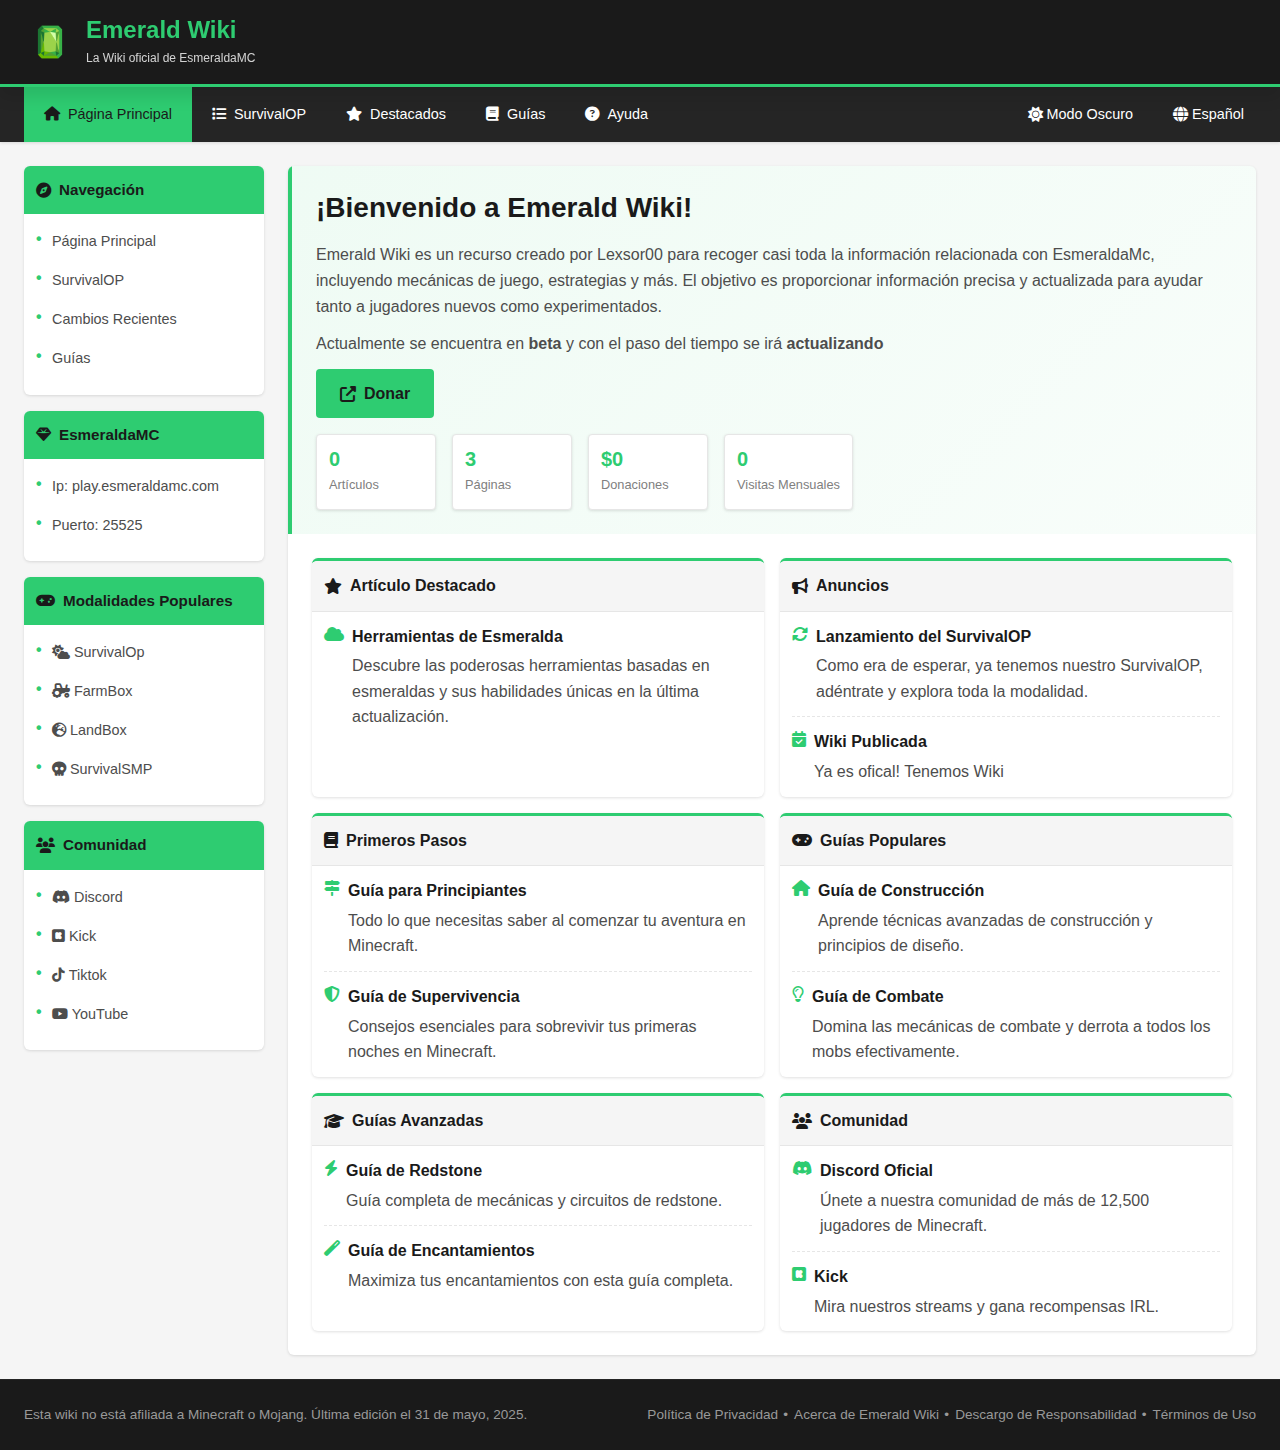
<file: index.html>
<!DOCTYPE html>
<html lang="es">
<head>
    <meta charset="UTF-8">
    <meta name="viewport" content="width=device-width, initial-scale=1.0">
    <title>SurvivalOP - Emerald Wiki</title>
    <link rel="stylesheet" href="https://cdnjs.cloudflare.com/ajax/libs/font-awesome/6.4.0/css/all.min.css">
    <link rel="shortcut icon" href="assets/multimedia/img/esmeralda.png" type="image/x-icon">
    <link rel="stylesheet" href="assets/css/main.css">
</head>
<body>
    <header class="header">
        <div class="container header-container">
            <div class="logo">
                <img src="assets/multimedia/img/esmeralda.png" alt="Emerald Wiki Logo">
                <div class="logo-text">
                    <h1 id="main-title">Emerald Wiki</h1>
                    <span id="main-subtitle" data-text-es="La Wiki oficial de EsmeraldaMC" data-text-en="The official EsmeraldaMC Wiki">La Wiki oficial de EsmeraldaMC</span>
                </div>
            </div>
        </div>
    </header>
    
    <nav class="navbar">
        <div class="container nav-container">
            <ul class="nav-menu">
                <li class="nav-item active"><a href="#" class="nav-link"><i class="fas fa-home"></i> <span class="nav-text" data-text-es="Página Principal" data-text-en="Main Page">Página Principal</span></a></li>
                <li class="nav-item"><a href="pages/survivalop.html" class="nav-link"><i class="fas fa-list"></i> <span class="nav-text" data-text-es="SurvivalOP" data-text-en="SurvivalOP">SurvivalOP</span></a></li>
                <li class="nav-item"><a href="#" class="nav-link"><i class="fas fa-star"></i> <span class="nav-text" data-text-es="Destacados" data-text-en="Featured">Destacados</span></a></li>
                <li class="nav-item"><a href="#" class="nav-link"><i class="fas fa-book"></i> <span class="nav-text" data-text-es="Guías" data-text-en="Guides">Guías</span></a></li>
                <li class="nav-item"><a href="#" class="nav-link"><i class="fas fa-question-circle"></i> <span class="nav-text" data-text-es="Ayuda" data-text-en="Help">Ayuda</span></a></li>
            </ul>
            
            <div class="nav-tools">
                <div class="nav-tool" id="themeToggle">
                    <i class="fas fa-moon"></i> <span class="theme-text" data-text-es="Modo Oscuro" data-text-en="Dark Mode">Modo Oscuro</span>
                </div>
                
                <div class="nav-tool language-selector">
                    <i class="fas fa-globe"></i> <span class="language-text">Español</span>
                    <div class="language-options">
                        <div class="language-option active" data-lang="es">
                            <i class="fas fa-check"></i> Español
                        </div>
                        <div class="language-option" data-lang="en">
                            <span>English</span>
                        </div>
                    </div>
                </div>
            </div>
        </div>
    </nav>
    
    <main class="container main-layout">
        <aside class="sidebar">
            <div class="sidebar-card">
                <div class="sidebar-header">
                    <i class="fas fa-compass"></i> <span class="sidebar-header-text" data-text-es="Navegación" data-text-en="Navigation">Navegación</span>
                </div>
                <div class="sidebar-content">
                    <ul class="sidebar-list">
                        <li class="sidebar-item"><a href="#" class="sidebar-link" data-text-es="Página Principal" data-text-en="Main Page">Página Principal</a></li>
                        <li class="sidebar-item"><a href="pages/survivalop.html" class="sidebar-link" data-text-es="SurvivalOP" data-text-en="SurvivalOP">SurvivalOP</a></li>
                        <li class="sidebar-item"><a href="#" class="sidebar-link" data-text-es="Cambios Recientes" data-text-en="Recent Changes">Cambios Recientes</a></li>
                        <li class="sidebar-item"><a href="#" class="sidebar-link" data-text-es="Guías" data-text-en="Guides">Guías</a></li>
                    </ul>
                </div>
            </div>
            
            <div class="sidebar-card">
                <div class="sidebar-header">
                    <i class="fa-solid fa-gem"></i> <span class="sidebar-header-text" data-text-es="EsmeraldaMC" data-text-en="EmeraldMC">EsmeraldaMC</span>
                </div>
                <div class="sidebar-content">
                    <ul class="sidebar-list">
                        <li class="sidebar-item"><p class="sidebar-link" data-text-es="Ip: play.esmeraldamc.com" data-text-en="Ip: play.esmeraldamc.com">Ip: play.esmeraldamc.com</p></li>
                        <li class="sidebar-item"><p class="sidebar-link" data-text-es="Puerto: 25525" data-text-en="Port: 25525">Puerto: 25525</p></li>
                    </ul>
                </div>
            </div>
            
            <div class="sidebar-card pulse">
                <div class="sidebar-header">
                    <i class="fas fa-gamepad"></i> <span class="sidebar-header-text" data-text-es="Modalidades Populares" data-text-en="Popular Modalities">Modalidades Populares</span>
                </div>
                <div class="sidebar-content">
                    <ul class="sidebar-list">
                        <li class="sidebar-item"><a href="pages/survivalop.html" class="sidebar-link"><i class="fas fa-cloud-sun"></i> <span data-text-es="SurvivalOp" data-text-en="SurvivalOp">SurvivalOp</span></a></li>
                        <li class="sidebar-item"><p href="#" class="sidebar-link"><i class="fa-solid fa-tractor"></i> <span data-text-es="FarmBox" data-text-en="FarmBox">FarmBox</span></p></li>
                        <li class="sidebar-item"><p href="#" class="sidebar-link"><i class="fa-solid fa-earth-europe"></i> <span data-text-es="LandBox" data-text-en="LandBox">LandBox</span></p></li>
                        <li class="sidebar-item"><p href="#" class="sidebar-link"><i class="fa-solid fa-skull"></i> <span data-text-es="SurvivalSMP" data-text-en="SurvivalSMP">SurvivalSMP</span></p></li>
                    </ul>
                </div>
            </div>
            
            <div class="sidebar-card">
                <div class="sidebar-header">
                    <i class="fas fa-users"></i> <span class="sidebar-header-text" data-text-es="Comunidad" data-text-en="Community">Comunidad</span>
                </div>
                <div class="sidebar-content">
                    <ul class="sidebar-list">
                        <li class="sidebar-item"><a href="https://discord.gg/xDxEKtsMRa" class="sidebar-link" target="_blank" rel="noopener" rel="noreferrer" rel="nofollow"><i class="fab fa-discord"></i> <span data-text-es="Discord" data-text-en="Discord">Discord</span></a></li>
                        <li class="sidebar-item"><a href="https://kick.com/theelivan" class="sidebar-link" target="_blank" rel="noopener" rel="noreferrer" rel="nofollow"><i class="fa-brands fa-kickstarter"></i> <span data-text-es="Kick" data-text-en="Kick">Kick</span></a></li>
                        <li class="sidebar-item"><a href="https://www.tiktok.com/@theelivann" class="sidebar-link" target="_blank" rel="noopener" rel="noreferrer" rel="nofollow"><i class="fa-brands fa-tiktok"></i> <span data-text-es="Tiktok" data-text-en="Tiktok">Tiktok</span></a></li>
                        <li class="sidebar-item"><a href="https://www.youtube.com/@TheElivan" class="sidebar-link" target="_blank" rel="noopener" rel="noreferrer" rel="nofollow"><i class="fa-brands fa-youtube"></i> <span data-text-es="YouTube" data-text-en="YouTube">YouTube</span></a></li>
                    </ul>
                </div>
            </div>
        </aside>
        
        <div class="content">
            <div class="welcome-banner">
                <h1 class="welcome-title" data-text-es="¡Bienvenido a Emerald Wiki!" data-text-en="Welcome to Emerald Wiki!">¡Bienvenido a Emerald Wiki!</h1>
                <p class="welcome-text" data-text-es="Emerald Wiki es un recurso creado por Lexsor00 para recoger casi toda la información relacionada con EsmeraldaMc, incluyendo mecánicas de juego, estrategias y más. El objetivo es proporcionar información precisa y actualizada para ayudar tanto a jugadores nuevos como experimentados." data-text-en="Emerald Wiki is a resource created by Lexsor00 to collect almost all information related to EsmeraldaMc, including gameplay mechanics, strategies, and more. The goal is to provide accurate and up-to-date information to help both new and experienced players.">Emerald Wiki es un recurso creado por Lexsor00 para recoger casi toda la información relacionada con EsmeraldaMc, incluyendo mecánicas de juego, estrategias y más. El objetivo es proporcionar información precisa y actualizada para ayudar tanto a jugadores nuevos como experimentados.</p>
                <p class="welcome-text" data-text-es="Actualmente se encuentra en <strong>beta</strong> y con el paso del tiempo se irá <strong>actualizando</strong>" data-text-en="It is currently in <strong>beta</strong> and will be <strong>updated</strong> over time.">Actualmente se encuentra en <strong>beta</strong> y con el paso del tiempo se irá <strong>actualizando</strong></p>
                <a href="https://www.paypal.com/paypalme/FlowBoxNetwork" class="btn btn-primary" id="contributeBtn" target="_blank" rel="noopener" rel="noreferrer" rel="nofollow"><i class="fas fa-external-link-alt"></i> <span data-text-es="Donar" data-text-en="Donate">Donar</span></a>
                
                <div class="welcome-stats">
                    <div class="stat-card">
                        <span class="stat-value">0</span>
                        <span class="stat-label" data-text-es="Artículos" data-text-en="Articles">Artículos</span>
                    </div>
                    <div class="stat-card">
                        <span class="stat-value">3</span>
                        <span class="stat-label" data-text-es="Páginas" data-text-en="Pages">Páginas</span>
                    </div>
                    <div class="stat-card">
                        <span class="stat-value">$0</span>
                        <span class="stat-label" data-text-es="Donaciones" data-text-en="Donations">Donaciones</span>
                    </div>
                    <div class="stat-card">
                        <span class="stat-value">0</span>
                        <span class="stat-label" data-text-es="Visitas Mensuales" data-text-en="Monthly Visits">Visitas Mensuales</span>
                    </div>
                </div>
            </div>
            
            <div class="features-grid">
                <div class="feature-card">
                    <div class="feature-header">
                        <i class="fas fa-star"></i> <span data-text-es="Artículo Destacado" data-text-en="Featured Article">Artículo Destacado</span>
                    </div>
                    <div class="feature-content">
                        <ul class="feature-list">
                            <li class="feature-item">
                                <a href="#" class="feature-link bounce">
                                    <i class="fas fa-cloud feature-icon"></i>
                                    <div class="feature-text">
                                        <strong data-text-es="Herramientas de Esmeralda" data-text-en="Emerald Tools">Herramientas de Esmeralda</strong>
                                        <span data-text-es="Descubre las poderosas herramientas basadas en esmeraldas y sus habilidades únicas en la última actualización." data-text-en="Discover the powerful emerald-based tools and their unique abilities in the latest update.">Descubre las poderosas herramientas basadas en esmeraldas y sus habilidades únicas en la última actualización.</span>
                                    </div>
                                </a>
                            </li>
                        </ul>
                    </div>
                </div>
                
                <div class="feature-card">
                    <div class="feature-header">
                        <i class="fas fa-bullhorn"></i> <span data-text-es="Anuncios" data-text-en="Announcements">Anuncios</span>
                    </div>
                    <div class="feature-content">
                        <ul class="feature-list">
                            <li class="feature-item">
                                <a href="#" class="feature-link bounce">
                                    <i class="fas fa-sync-alt feature-icon"></i>
                                    <div class="feature-text">
                                        <strong data-text-es="Lanzamiento del SurvivalOP" data-text-en="Launch of SurvivalOP">Lanzamiento del SurvivalOP</strong>
                                        <span data-text-es="Como era de esperar, ya tenemos nuestro SurvivalOP, adéntrate y explora toda la modalidad." data-text-en="As expected, we already have our SurvivalOP, dive in and explore the entire mode.">Como era de esperar, ya tenemos nuestro SurvivalOP, adéntrate y explora toda la modalidad.</span>
                                    </div>
                                </a>
                            </li>
                            <li class="feature-item">
                                <a href="#" class="feature-link bounce">
                                    <i class="fas fa-calendar-check feature-icon"></i>
                                    <div class="feature-text">
                                        <strong data-text-es="Wiki Publicada" data-text-en="Wiki Released">Wiki Publicada</strong>
                                        <span data-text-es="Ya es ofical! Tenemos Wiki" data-text-en="It's official! We have a Wiki">Ya es ofical! Tenemos Wiki</span>
                                    </div>
                                </a>
                            </li>
                        </ul>
                    </div>
                </div>
                
                <div class="feature-card">
                    <div class="feature-header">
                        <i class="fas fa-book"></i> <span data-text-es="Primeros Pasos" data-text-en="Getting Started">Primeros Pasos</span>
                    </div>
                    <div class="feature-content">
                        <ul class="feature-list">
                            <li class="feature-item">
                                <a href="#" class="feature-link bounce">
                                    <i class="fas fa-map-signs feature-icon"></i>
                                    <div class="feature-text">
                                        <strong data-text-es="Guía para Principiantes" data-text-en="Beginner's Guide">Guía para Principiantes</strong>
                                        <span data-text-es="Todo lo que necesitas saber al comenzar tu aventura en Minecraft." data-text-en="Everything you need to know when starting your Minecraft adventure.">Todo lo que necesitas saber al comenzar tu aventura en Minecraft.</span>
                                    </div>
                                </a>
                            </li>
                            <li class="feature-item">
                                <a href="#" class="feature-link bounce">
                                    <i class="fas fa-shield-alt feature-icon"></i>
                                    <div class="feature-text">
                                        <strong data-text-es="Guía de Supervivencia" data-text-en="Survival Guide">Guía de Supervivencia</strong>
                                        <span data-text-es="Consejos esenciales para sobrevivir tus primeras noches en Minecraft." data-text-en="Essential tips for surviving your first nights in Minecraft.">Consejos esenciales para sobrevivir tus primeras noches en Minecraft.</span>
                                    </div>
                                </a>
                            </li>
                        </ul>
                    </div>
                </div>
                
                <div class="feature-card">
                    <div class="feature-header">
                        <i class="fas fa-gamepad"></i> <span data-text-es="Guías Populares" data-text-en="Popular Guides">Guías Populares</span>
                    </div>
                    <div class="feature-content">
                        <ul class="feature-list">
                            <li class="feature-item">
                                <a href="#" class="feature-link bounce">
                                    <i class="fas fa-home feature-icon"></i>
                                    <div class="feature-text">
                                        <strong data-text-es="Guía de Construcción" data-text-en="Building Guide">Guía de Construcción</strong>
                                        <span data-text-es="Aprende técnicas avanzadas de construcción y principios de diseño." data-text-en="Learn advanced building techniques and design principles.">Aprende técnicas avanzadas de construcción y principios de diseño.</span>
                                    </div>
                                </a>
                            </li>
                            <li class="feature-item">
                                <a href="#" class="feature-link bounce">
                                    <i class="fa-regular fa-lightbulb feature-icon"></i>
                                    <div class="feature-text">
                                        <strong data-text-es="Guía de Combate" data-text-en="Combat Guide">Guía de Combate</strong>
                                        <span data-text-es="Domina las mecánicas de combate y derrota a todos los mobs efectivamente." data-text-en="Master combat mechanics and defeat all mobs effectively.">Domina las mecánicas de combate y derrota a todos los mobs efectivamente.</span>
                                    </div>
                                </a>
                            </li>
                        </ul>
                    </div>
                </div>
                
                <div class="feature-card">
                    <div class="feature-header">
                        <i class="fas fa-graduation-cap"></i> <span data-text-es="Guías Avanzadas" data-text-en="Advanced Guides">Guías Avanzadas</span>
                    </div>
                    <div class="feature-content">
                        <ul class="feature-list">
                            <li class="feature-item">
                                <a href="#" class="feature-link bounce">
                                    <i class="fas fa-bolt feature-icon"></i>
                                    <div class="feature-text">
                                        <strong data-text-es="Guía de Redstone" data-text-en="Redstone Guide">Guía de Redstone</strong>
                                        <span data-text-es="Guía completa de mecánicas y circuitos de redstone." data-text-en="Complete guide to redstone mechanics and circuits.">Guía completa de mecánicas y circuitos de redstone.</span>
                                    </div>
                                </a>
                            </li>
                            <li class="feature-item">
                                <a href="#" class="feature-link bounce">
                                    <i class="fas fa-magic feature-icon"></i>
                                    <div class="feature-text">
                                        <strong data-text-es="Guía de Encantamientos" data-text-en="Enchanting Guide">Guía de Encantamientos</strong>
                                        <span data-text-es="Maximiza tus encantamientos con esta guía completa." data-text-en="Maximize your enchantments with this complete guide.">Maximiza tus encantamientos con esta guía completa.</span>
                                    </div>
                                </a>
                            </li>
                        </ul>
                    </div>
                </div>
                
                <div class="feature-card">
                    <div class="feature-header">
                        <i class="fas fa-users"></i> <span data-text-es="Comunidad" data-text-en="Community">Comunidad</span>
                    </div>
                    <div class="feature-content">
                        <ul class="feature-list">
                            <li class="feature-item">
                                <a href="https://discord.com/invite/xDxEKtsMRa" class="feature-link bounce" target="_blank" rel="noopener" rel="noreferrer" rel="nofollow">
                                    <i class="fab fa-discord feature-icon"></i>
                                    <div class="feature-text">
                                        <strong data-text-es="Discord Oficial" data-text-en="Official Discord">Discord Oficial</strong>
                                        <span data-text-es="Únete a nuestra comunidad de más de 12,500 jugadores de Minecraft." data-text-en="Join our community of over 12,500 Minecraft players.">Únete a nuestra comunidad de más de 12,500 jugadores de Minecraft.</span>
                                    </div>
                                </a>
                            </li>
                            <li class="feature-item">
                                <a href="https://kick.com/theelivan" class="feature-link bounce" target="_blank" rel="noopener" rel="noreferrer" rel="nofollow">
                                    <i class="fa-brands fa-kickstarter feature-icon"></i>
                                    <div class="feature-text">
                                        <strong data-text-es="Kick" data-text-en="Kick">Kick</strong>
                                        <span data-text-es="Mira nuestros streams y gana recompensas IRL." data-text-en="Watch our streams and earn IRL rewards.">Mira nuestros streams y gana recompensas IRL.</span>
                                    </div>
                                </a>
                            </li>
                        </ul>
                    </div>
                </div>
            </div>
        </div>
    </main>
    
    <footer class="footer">
        <div class="container footer-container">
            <div class="copyright" data-text-es="Esta wiki no está afiliada a Minecraft o Mojang. Última edición el 31 de mayo, 2025." data-text-en="This wiki is not affiliated with Minecraft or Mojang. Last edited on May 31, 2025.">Esta wiki no está afiliada a Minecraft o Mojang. Última edición el 31 de mayo, 2025.</div>
            <ul class="footer-links">
                <li class="footer-item"><a href="#" class="footer-link" data-text-es="Política de Privacidad" data-text-en="Privacy Policy">Política de Privacidad</a></li>
                <li class="footer-item"><a href="#" class="footer-link" data-text-es="Acerca de Emerald Wiki" data-text-en="About Emerald Wiki">Acerca de Emerald Wiki</a></li>
                <li class="footer-item"><a href="#" class="footer-link" data-text-es="Descargo de Responsabilidad" data-text-en="Disclaimers">Descargo de Responsabilidad</a></li>
                <li class="footer-item"><a href="#" class="footer-link" data-text-es="Términos de Uso" data-text-en="Terms of Use">Términos de Uso</a></li>
            </ul>
        </div>
    </footer>
    <script src="assets/js/main-page.js"></script>
</body>
</html>
</file>
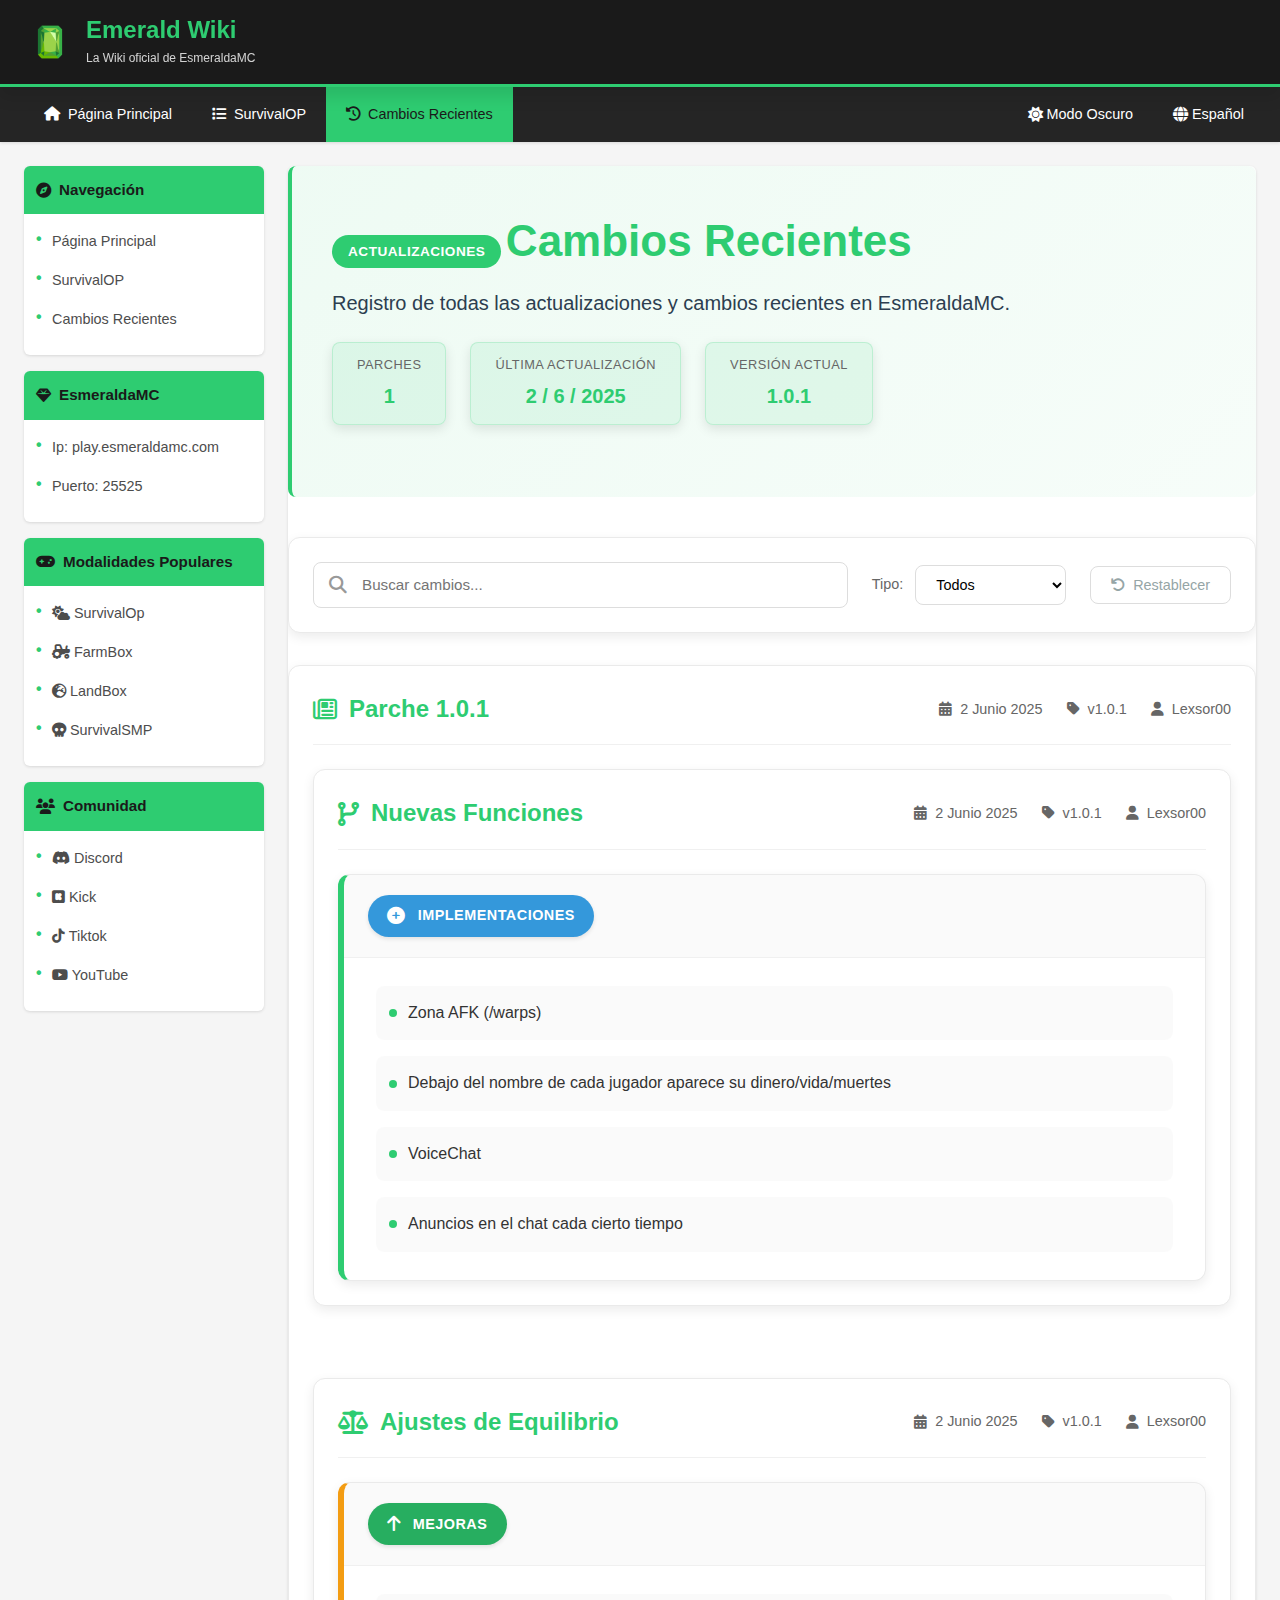
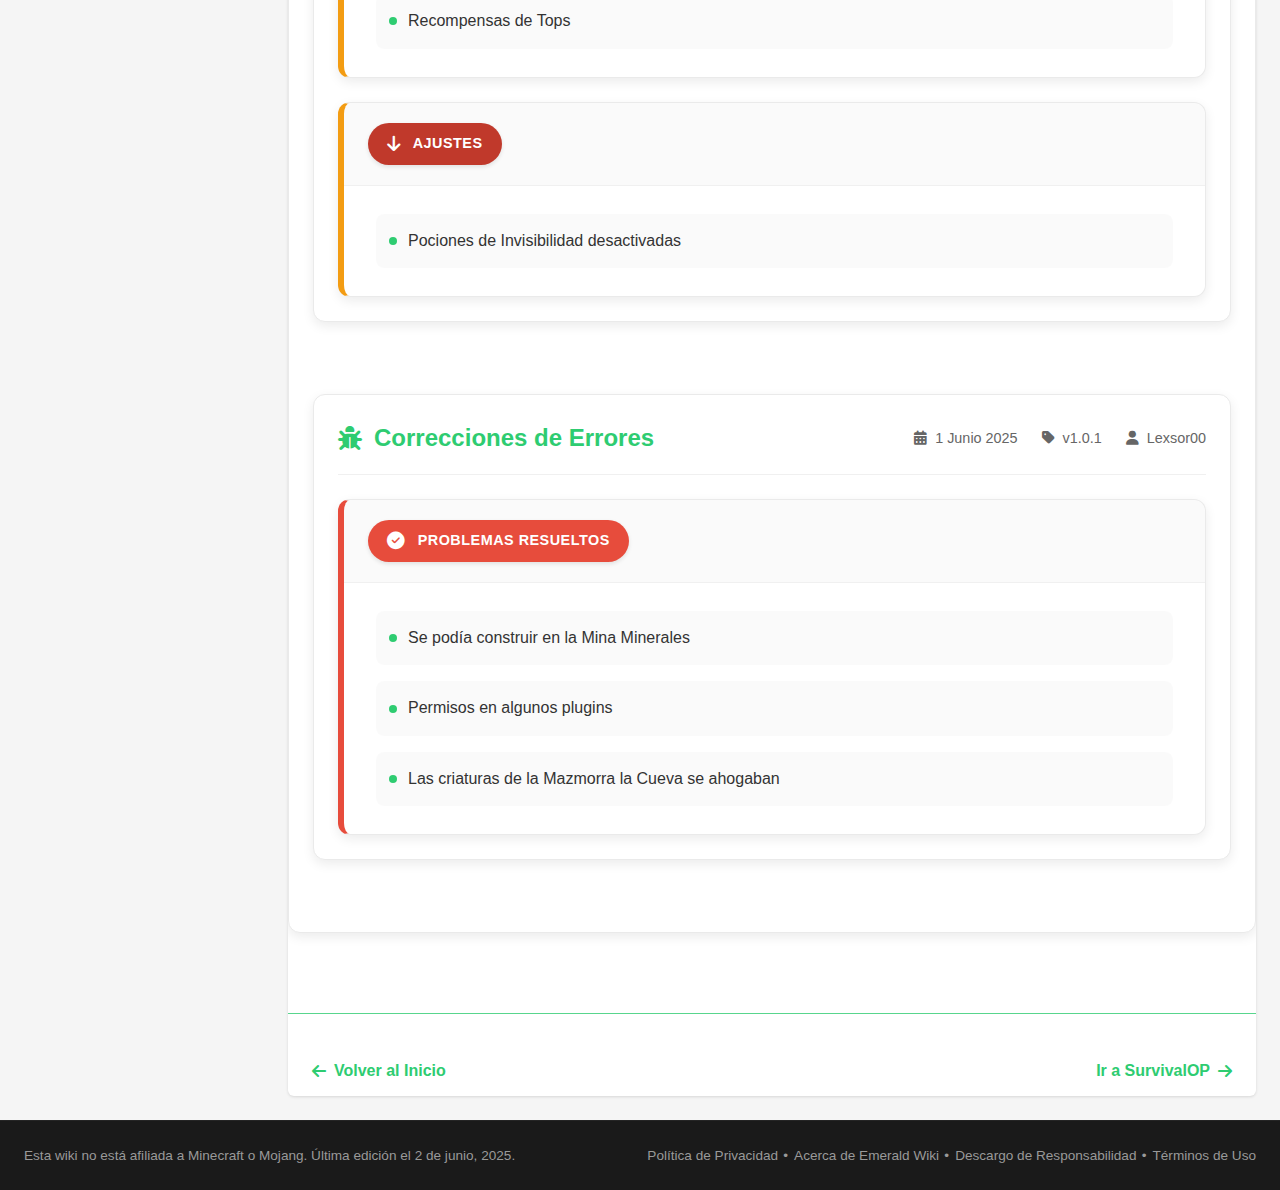
<file: pages/recent-changes.html>
<!DOCTYPE html>
<html lang="es">
<head>
    <meta charset="UTF-8">
    <meta name="viewport" content="width=device-width, initial-scale=1.0">
    <title>Cambios Recientes | Emerald Wiki</title>
    <link rel="stylesheet" href="https://cdnjs.cloudflare.com/ajax/libs/font-awesome/6.4.0/css/all.min.css">
    <link rel="shortcut icon" href="../assets/multimedia/img/esmeralda.png" type="image/x-icon">
    <link rel="stylesheet" href="../assets/css/main.css">
    <link rel="stylesheet" href="../assets/css/survivalop.css">
    <link rel="stylesheet" href="../assets/css/survivalop-mobs.css">
    <link rel="stylesheet" href="../assets/css/recent-changes.css">
</head>
<body>
    <header class="header">
        <div class="container header-container">
            <div class="logo">
                <img src="../assets/multimedia/img/esmeralda.png" alt="Emerald Wiki Logo">
                <div class="logo-text">
                    <h1 id="main-title">Emerald Wiki</h1>
                    <span id="main-subtitle" data-text-es="La Wiki oficial de EsmeraldaMC" data-text-en="The official EsmeraldaMC Wiki">La Wiki oficial de EsmeraldaMC</span>
                </div>
            </div>
        </div>
    </header>
    
    <nav class="navbar">
        <div class="container nav-container">
            <ul class="nav-menu">
                <li class="nav-item"><a href="../index.html" class="nav-link"><i class="fas fa-home"></i> <span class="nav-text" data-text-es="Página Principal" data-text-en="Main Page">Página Principal</span></a></li>
                <li class="nav-item"><a href="survivalop.html" class="nav-link"><i class="fas fa-list"></i> <span class="nav-text" data-text-es="SurvivalOP" data-text-en="SurvivalOP">SurvivalOP</span></a></li>
                <li class="nav-item active"><a href="" class="nav-link"><i class="fas fa-history"></i> <span class="nav-text" data-text-es="Cambios Recientes" data-text-en="Recent Changes">Cambios Recientes</span></a></li>
            </ul>
            
            <div class="nav-tools">
                <div class="nav-tool" id="themeToggle">
                    <i class="fas fa-moon"></i> <span class="theme-text" data-text-es="Modo Oscuro" data-text-en="Dark Mode">Modo Oscuro</span>
                </div>
                
                <div class="nav-tool language-selector">
                    <i class="fas fa-globe"></i> <span class="language-text">Español</span>
                    <div class="language-options">
                        <div class="language-option active" data-lang="es">
                            <i class="fas fa-check"></i> Español
                        </div>
                        <div class="language-option" data-lang="en">
                            <span>English</span>
                        </div>
                    </div>
                </div>
            </div>
        </div>
    </nav>
    
    <main class="container main-layout">
        <aside class="sidebar">
            <div class="sidebar-card">
                <div class="sidebar-header">
                    <i class="fas fa-compass"></i> <span class="sidebar-header-text" data-text-es="Navegación" data-text-en="Navigation">Navegación</span>
                </div>
                <div class="sidebar-content">
                    <ul class="sidebar-list">
                        <li class="sidebar-item"><a href="../index.html" class="sidebar-link" data-text-es="Página Principal" data-text-en="Main Page">Página Principal</a></li>
                        <li class="sidebar-item"><a href="survivalop.html" class="sidebar-link" data-text-es="SurvivalOP" data-text-en="SurvivalOP">SurvivalOP</a></li>
                        <li class="sidebar-item active"><a href="" class="sidebar-link" data-text-es="Cambios Recientes" data-text-en="Recent Changes">Cambios Recientes</a></li>
                    </ul>
                </div>
            </div>
            
            <div class="sidebar-card">
                <div class="sidebar-header">
                    <i class="fa-solid fa-gem"></i> <span class="sidebar-header-text" data-text-es="EsmeraldaMC" data-text-en="EmeraldMC">EsmeraldaMC</span>
                </div>
                <div class="sidebar-content">
                    <ul class="sidebar-list">
                        <li class="sidebar-item"><p class="sidebar-link" data-text-es="Ip: play.esmeraldamc.com" data-text-en="Ip: play.esmeraldamc.com">Ip: play.esmeraldamc.com</p></li>
                        <li class="sidebar-item"><p class="sidebar-link" data-text-es="Puerto: 25525" data-text-en="Port: 25525">Puerto: 25525</p></li>
                    </ul>
                </div>
            </div>
            
            <div class="sidebar-card pulse">
                <div class="sidebar-header">
                    <i class="fas fa-gamepad"></i> <span class="sidebar-header-text" data-text-es="Modalidades Populares" data-text-en="Popular Modalities">Modalidades Populares</span>
                </div>
                <div class="sidebar-content">
                    <ul class="sidebar-list">
                        <li class="sidebar-item"><a href="survivalop.html" class="sidebar-link"><i class="fas fa-cloud-sun"></i> <span data-text-es="SurvivalOp" data-text-en="SurvivalOp">SurvivalOp</span></a></li>
                        <li class="sidebar-item"><p href="#" class="sidebar-link"><i class="fa-solid fa-tractor"></i> <span data-text-es="FarmBox" data-text-en="FarmBox">FarmBox</span></p></li>
                        <li class="sidebar-item"><p href="#" class="sidebar-link"><i class="fa-solid fa-earth-europe"></i> <span data-text-es="LandBox" data-text-en="LandBox">LandBox</span></p></li>
                        <li class="sidebar-item"><p href="#" class="sidebar-link"><i class="fa-solid fa-skull"></i> <span data-text-es="SurvivalSMP" data-text-en="SurvivalSMP">SurvivalSMP</span></p></li>
                    </ul>
                </div>
            </div>
            
            <div class="sidebar-card">
                <div class="sidebar-header">
                    <i class="fas fa-users"></i> <span class="sidebar-header-text" data-text-es="Comunidad" data-text-en="Community">Comunidad</span>
                </div>
                <div class="sidebar-content">
                    <ul class="sidebar-list">
                        <li class="sidebar-item"><a href="https://discord.gg/xDxEKtsMRa" class="sidebar-link" target="_blank" rel="noopener" rel="noreferrer" rel="nofollow"><i class="fab fa-discord"></i> <span data-text-es="Discord" data-text-en="Discord">Discord</span></a></li>
                        <li class="sidebar-item"><a href="https://kick.com/theelivan" class="sidebar-link" target="_blank" rel="noopener" rel="noreferrer" rel="nofollow"><i class="fa-brands fa-kickstarter"></i> <span data-text-es="Kick" data-text-en="Kick">Kick</span></a></li>
                        <li class="sidebar-item"><a href="https://www.tiktok.com/@theelivann" class="sidebar-link" target="_blank" rel="noopener" rel="noreferrer" rel="nofollow"><i class="fa-brands fa-tiktok"></i> <span data-text-es="Tiktok" data-text-en="Tiktok">Tiktok</span></a></li>
                        <li class="sidebar-item"><a href="https://www.youtube.com/@TheElivan" class="sidebar-link" target="_blank" rel="noopener" rel="noreferrer" rel="nofollow"><i class="fa-brands fa-youtube"></i> <span data-text-es="YouTube" data-text-en="YouTube">YouTube</span></a></li>
                    </ul>
                </div>
            </div>
        </aside>
        
        <div class="content">
            <div class="wiki-header">
                <span class="wiki-badge" data-text-es="Actualizaciones" data-text-en="Updates">Actualizaciones</span>
                <h1 class="wiki-title" data-text-es="Cambios Recientes" data-text-en="Recent Changes">Cambios Recientes</h1>
                <p class="wiki-subtitle" data-text-es="Registro de todas las actualizaciones y cambios recientes en EsmeraldaMC." data-text-en="Record of all recent updates and changes in EsmeraldaMC.">
                    Registro de todas las actualizaciones y cambios recientes en EsmeraldaMC.
                </p>
                <div class="quick-info">
                    <div class="quick-info-item">
                        <div class="quick-info-label" data-text-es="Parches" data-text-en="Patchs">Parches</div>
                        <div class="quick-info-value">1</div>
                    </div>
                    <div class="quick-info-item">
                        <div class="quick-info-label" data-text-es="Última Actualización" data-text-en="Last Update">Última Actualización</div>
                        <div class="quick-info-value">2 / 6 / 2025</div>
                    </div>
                    <div class="quick-info-item">
                        <div class="quick-info-label" data-text-es="Versión Actual" data-text-en="Current Version">Versión Actual</div>
                        <div class="quick-info-value">1.0.1</div>
                    </div>
                </div>
            </div>

            <!-- Sistema de filtrado -->
            <div class="changes-filters">
                <div class="search-box">
                    <i class="fas fa-search"></i>
                    <input type="text" placeholder="Buscar cambios..." data-text-es="Buscar cambios..." data-text-en="Search changes...">
                </div>
                
                <div class="filter-group">
                    <span class="filter-label" data-text-es="Tipo:" data-text-en="Type:">Tipo:</span>
                    <select class="filter-select" id="type-filter">
                        <option value="all" data-text-es="Todos" data-text-en="All">Todos</option>
                        <option value="feature" data-text-es="Nueva Función" data-text-en="New Feature">Nueva Función</option>
                        <option value="balance" data-text-es="Balance" data-text-en="Balance">Balance</option>
                        <option value="bugfix" data-text-es="Corrección" data-text-en="Bug Fix">Corrección</option>
                    </select>
                </div>
                
                <button class="btn-primary btn-reset" id="resetFilters" data-text-es="Restablecer" data-text-en="Reset">
                    <i class="fas fa-undo"></i> <span class="reset-text" data-text-es="Restablecer" data-text-en="Reset">Restablecer</span>
                </button>
            </div>

            <!-- Lista de cambios por versión -->
            <div class="changes-list">
                <!-- Versión 1.0.1 -->
                <div class="change-category">
                    <div class="change-category-header">
                        <h3 class="change-category-title">
                            <i class="fa-regular fa-newspaper"></i>
                            <span data-text-es="Parche 1.0.1" data-text-en="Patch 1.0.1">Parche 1.0.1</span>
                        </h3>
                        <div class="change-category-meta">
                            <span class="change-date"><i class="fas fa-calendar-alt"></i> <span data-text-es="2 Junio 2025" data-text-en="June 2, 2025">2 Junio 2025</span></span>
                            <span class="change-version"><i class="fas fa-tag"></i> v1.0.1</span>
                            <span class="change-author"><i class="fas fa-user"></i> Lexsor00</span>
                        </div>
                    </div>
                    
                    <div class="changes-grid">
                        <!-- Nuevas Funciones -->
                        <div class="change-category">
                            <div class="change-category-header">
                                <h3 class="change-category-title">
                                    <i class="fas fa-code-branch"></i>
                                    <span data-text-es="Nuevas Funciones" data-text-en="New Features">Nuevas Funciones</span>
                                </h3>
                                <div class="change-category-meta">
                                    <span class="change-date"><i class="fas fa-calendar-alt"></i> <span data-text-es="2 Junio 2025" data-text-en="June 2, 2025">2 Junio 2025</span></span>
                                    <span class="change-version"><i class="fas fa-tag"></i> v1.0.1</span>
                                    <span class="change-author"><i class="fas fa-user"></i> Lexsor00</span>
                                </div>
                            </div>

                            <div class="changes-grid">
                                <!-- Problemas Resueltos -->
                                <div class="change-card" data-type="feature">
                                    <div class="change-header">
                                        <div class="change-type patch">
                                            <i class="fas fa-plus-circle"></i>
                                            <span data-text-es="Implementaciones" data-text-en="Implementations">Implementaciones</span>
                                        </div>
                                    </div>
                                    <div class="change-content">
                                        <ul class="section-list">
                                            <li data-text-es="Zona AFK (/warps)" data-text-en="AFK zone (/warps)">Zona AFK (/warps)</li>
                                            <li data-text-es="Debajo del nombre de cada jugador aparece su dinero/vida/muertes" data-text-en="Player's money/health/deaths now shown below their name">Debajo del nombre de cada jugador aparece su dinero/vida/muertes</li>
                                            <li data-text-es="VoiceChat" data-text-en="VoiceChat">VoiceChat</li>
                                            <li data-text-es="Anuncios en el chat cada cierto tiempo" data-text-en="Periodic announcements in chat">Anuncios en el chat cada cierto tiempo</li>
                                        </ul>
                                    </div>
                                </div>
                            </div>
                        </div>

                        <!-- Ajustes de Equilibrio -->
                        <div class="change-category">
                            <div class="change-category-header">
                                <h3 class="change-category-title">
                                    <i class="fas fa-balance-scale"></i>
                                    <span data-text-es="Ajustes de Equilibrio" data-text-en="Balance Adjustments">Ajustes de Equilibrio</span>
                                </h3>
                                <div class="change-category-meta">
                                    <span class="change-date"><i class="fas fa-calendar-alt"></i> <span data-text-es="2 Junio 2025" data-text-en="June 2, 2025">2 Junio 2025</span></span>
                                    <span class="change-version"><i class="fas fa-tag"></i> v1.0.1</span>
                                    <span class="change-author"><i class="fas fa-user"></i> Lexsor00</span>
                                </div>
                            </div>

                            <div class="changes-grid">
                                <!-- Mejoras -->
                                <div class="change-card" data-type="balance">
                                    <div class="change-header">
                                        <div class="change-type buff">
                                            <i class="fas fa-arrow-up"></i>
                                            <span data-text-es="Mejoras" data-text-en="Buffs">Mejoras</span>
                                        </div>
                                    </div>
                                    <div class="change-content">
                                        <ul class="section-list">
                                            <li data-text-es="Recompensas de Tops" data-text-en="Tops Rewards">Recompensas de Tops</li>
                                        </ul>
                                    </div>
                                </div>

                                <!-- Ajustes -->
                                <div class="change-card" data-type="balance">
                                    <div class="change-header">
                                        <div class="change-type nerf">
                                            <i class="fas fa-arrow-down"></i>
                                            <span data-text-es="Ajustes" data-text-en="Nerfs">Ajustes</span>
                                        </div>
                                    </div>
                                    <div class="change-content">
                                        <ul class="section-list">
                                            <li data-text-es="Pociones de Invisibilidad desactivadas" data-text-en="Invisibility Potions disabled">Pociones de Invisibilidad desactivadas</li>
                                        </ul>
                                    </div>
                                </div>
                            </div>
                        </div>

                        <!-- Correcciones de Errores -->
                        <div class="change-category">
                            <div class="change-category-header">
                                <h3 class="change-category-title">
                                    <i class="fas fa-bug"></i>
                                    <span data-text-es="Correcciones de Errores" data-text-en="Bug Fixes">Correcciones de Errores</span>
                                </h3>
                                <div class="change-category-meta">
                                    <span class="change-date"><i class="fas fa-calendar-alt"></i> <span data-text-es="1 Junio 2025" data-text-en="Jun 1, 2025">1 Junio 2025</span></span>
                                    <span class="change-version"><i class="fas fa-tag"></i> v1.0.1</span>
                                    <span class="change-author"><i class="fas fa-user"></i> Lexsor00</span>
                                </div>
                            </div>
                            
                            <div class="changes-grid">
                                <!-- Problemas Resueltos -->
                                <div class="change-card" data-type="bugfix">
                                    <div class="change-header">
                                        <div class="change-type bugfix">
                                            <i class="fas fa-check-circle"></i>
                                            <span data-text-es="Problemas Resueltos" data-text-en="Fixed Issues">Problemas Resueltos</span>
                                        </div>
                                    </div>
                                    <div class="change-content">
                                        <ul class="section-list">
                                            <li data-text-es="Se podía construir en la Mina Minerales" data-text-en="It was possible to build in the Minerals Mine">Se podía construir en la Mina Minerales</li>
                                            <li data-text-es="Permisos en algunos plugins" data-text-en="Permissions in some plugins">Permisos en algunos plugins</li>
                                            <li data-text-es="Las criaturas de la Mazmorra la Cueva se ahogaban" data-text-en="The creatures of the Cave Dungeon were drowning">Las criaturas de la Mazmorra la Cueva se ahogaban</li>
                                        </ul>
                                    </div>
                                </div>
                            </div>
                        </div>
                    </div>
                </div>
            </div>
            
            <div class="content-nav">
                <a href="../index.html" class="content-nav-link">
                    <i class="fas fa-arrow-left"></i>
                    <span data-text-es="Volver al Inicio" data-text-en="Back to Home">Volver al Inicio</span>
                </a>
                <a href="survivalop.html" class="content-nav-link">
                    <span data-text-es="Ir a SurvivalOP" data-text-en="Go to SurvivalOP">Ir a SurvivalOP</span>
                    <i class="fas fa-arrow-right"></i>
                </a>
            </div>
        </div>
    </main>
    
    <footer class="footer">
        <div class="container footer-container">
            <div class="copyright" data-text-es="Esta wiki no está afiliada a Minecraft o Mojang. Última edición el 2 de junio, 2025." data-text-en="This wiki is not affiliated with Minecraft or Mojang. Last edited on June 2, 2025.">Esta wiki no está afiliada a Minecraft o Mojang. Última edición el 2 de junio, 2025.</div>
            <ul class="footer-links">
                <li class="footer-item"><a href="#" class="footer-link" data-text-es="Política de Privacidad" data-text-en="Privacy Policy">Política de Privacidad</a></li>
                <li class="footer-item"><a href="#" class="footer-link" data-text-es="Acerca de Emerald Wiki" data-text-en="About Emerald Wiki">Acerca de Emerald Wiki</a></li>
                <li class="footer-item"><a href="#" class="footer-link" data-text-es="Descargo de Responsabilidad" data-text-en="Disclaimers">Descargo de Responsabilidad</a></li>
                <li class="footer-item"><a href="#" class="footer-link" data-text-es="Términos de Uso" data-text-en="Terms of Use">Términos de Uso</a></li>
            </ul>
        </div>
    </footer>
    <script src="../assets/js/main-page.js"></script>
    <script src="../assets/js/recent-changes.js"></script>
</body>
</html>
</file>
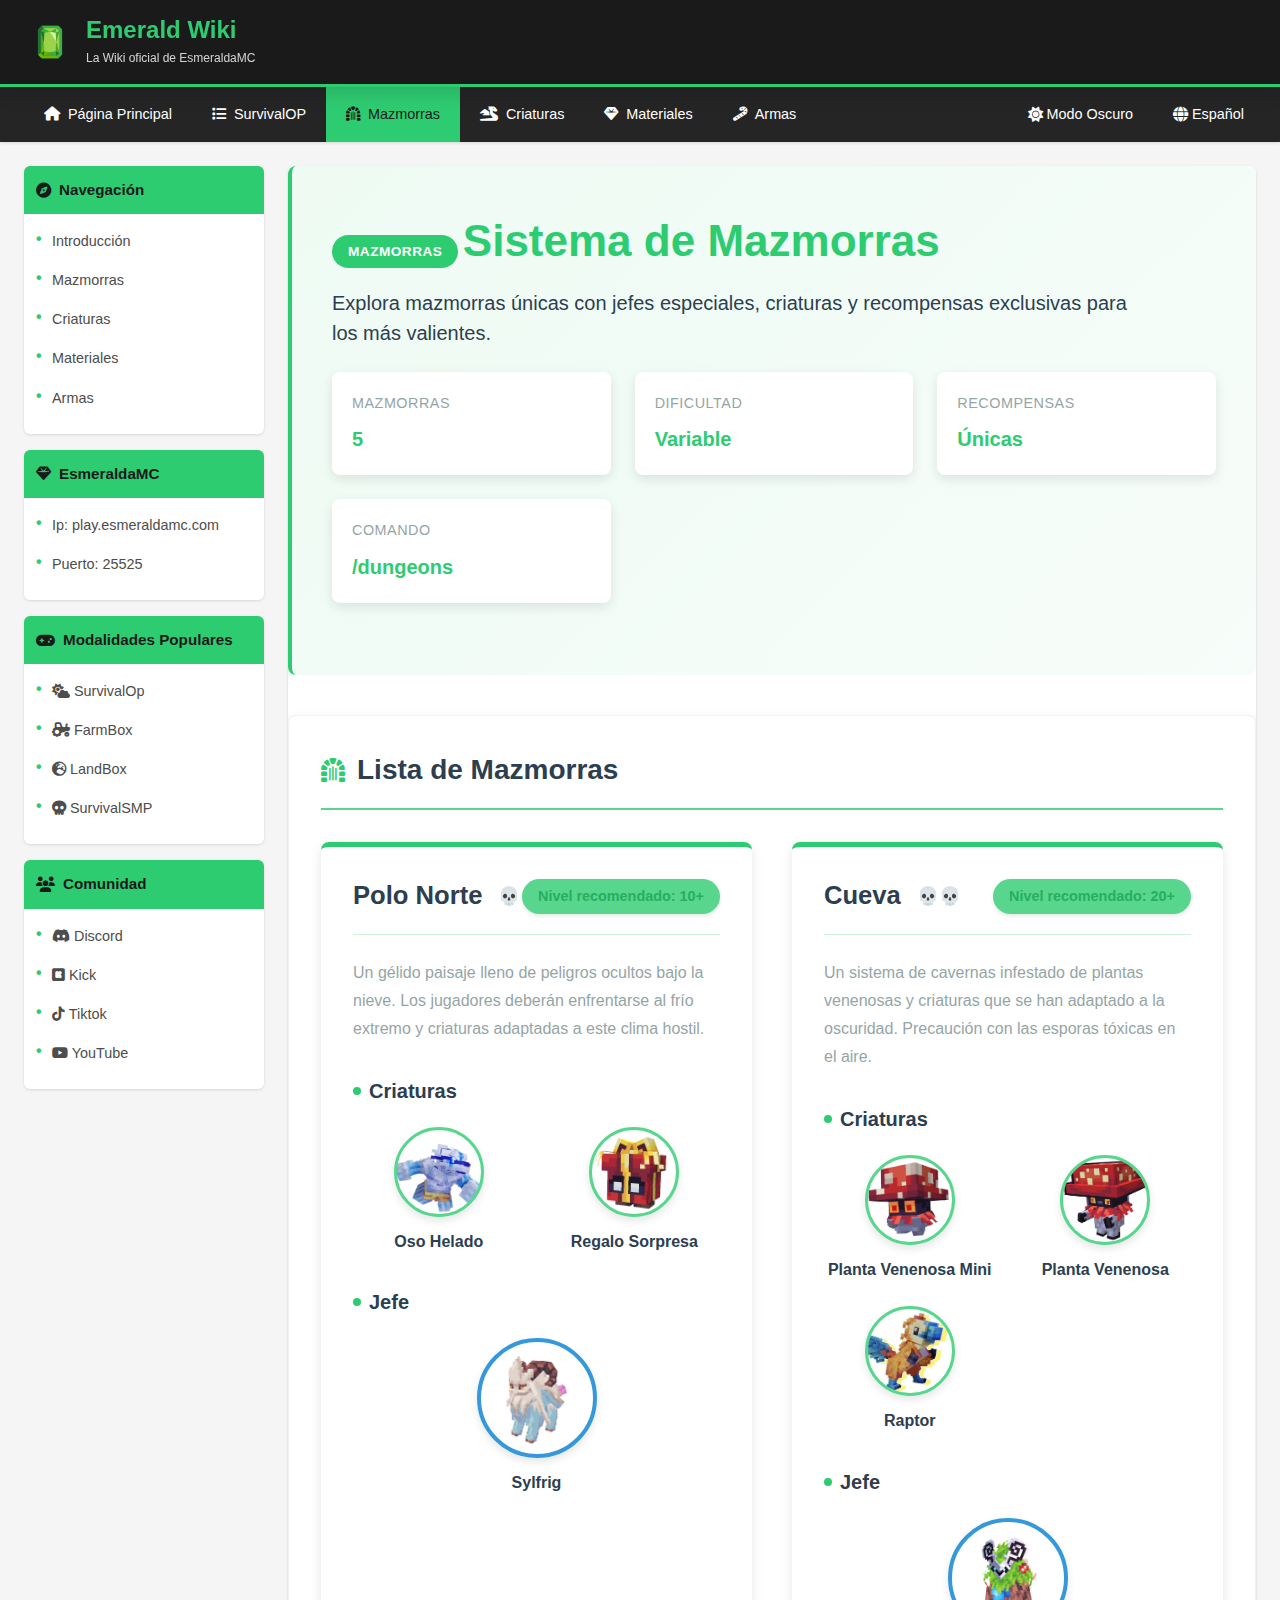
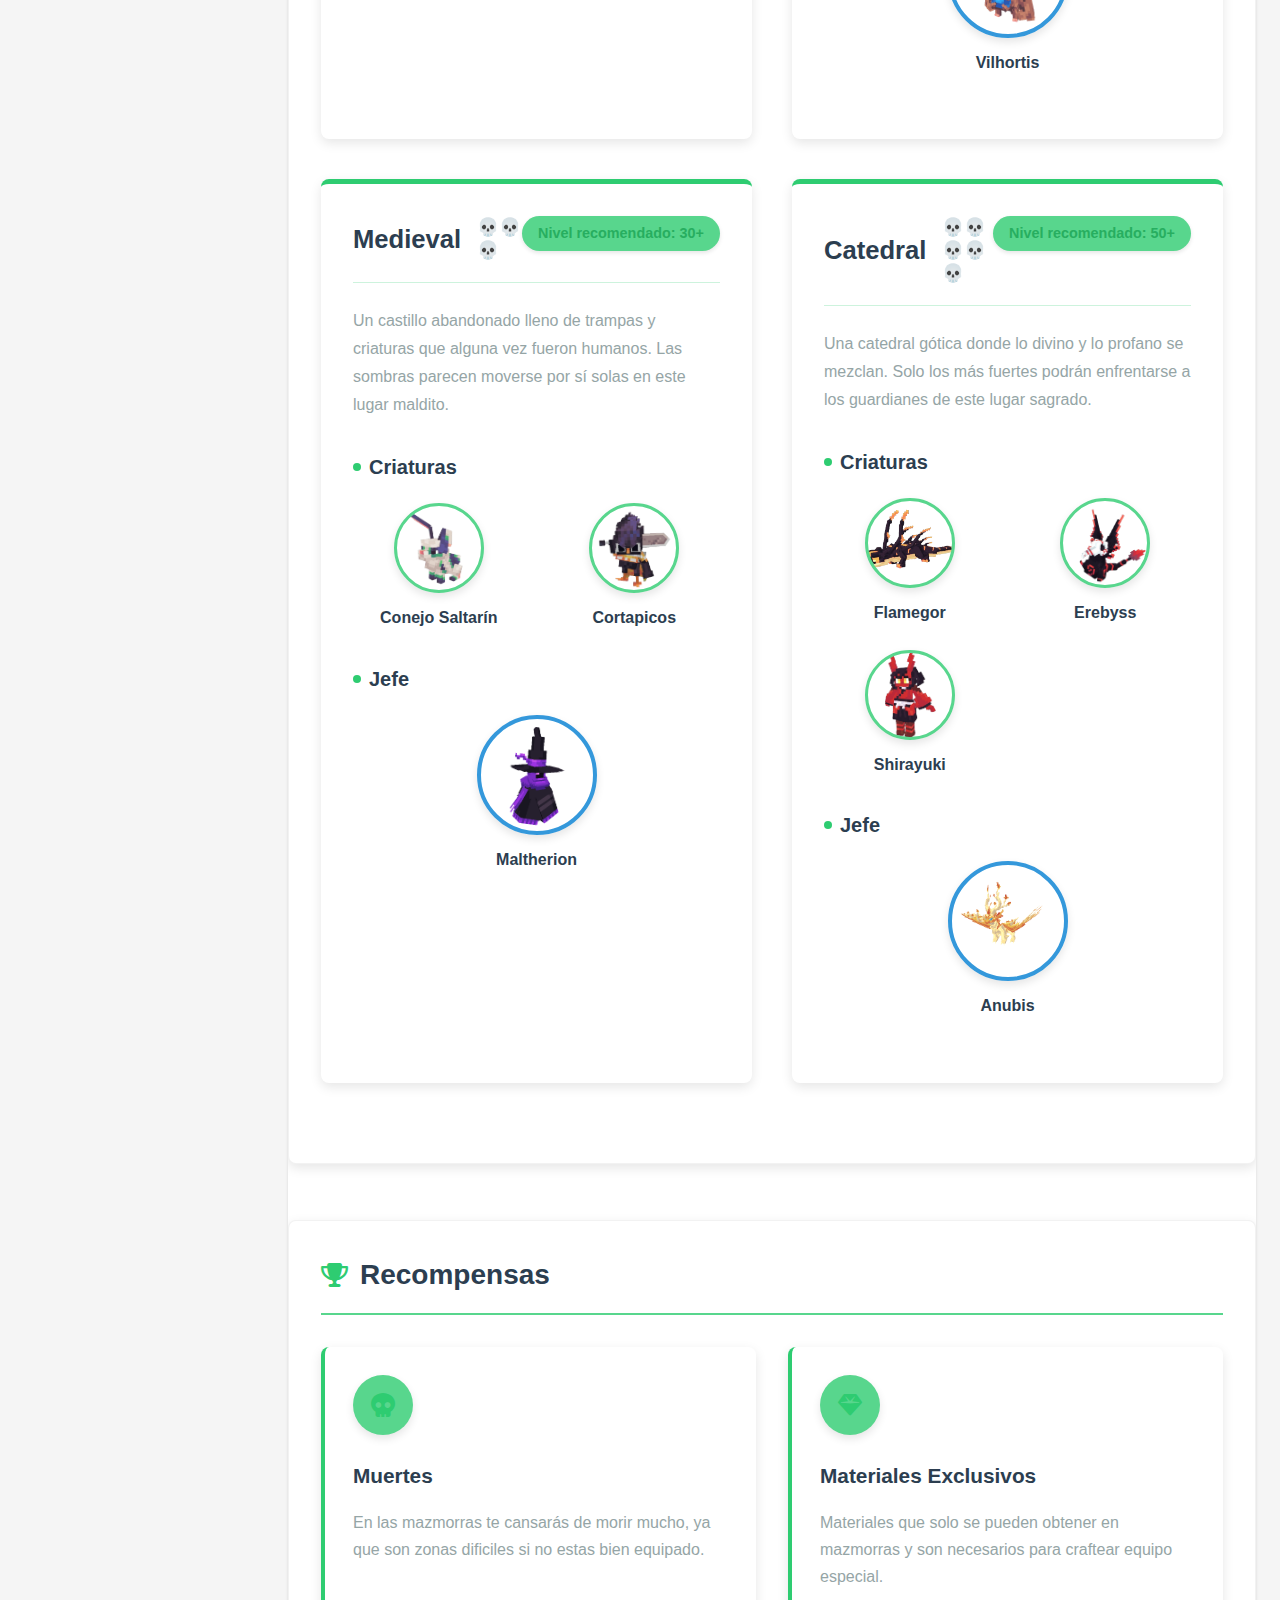
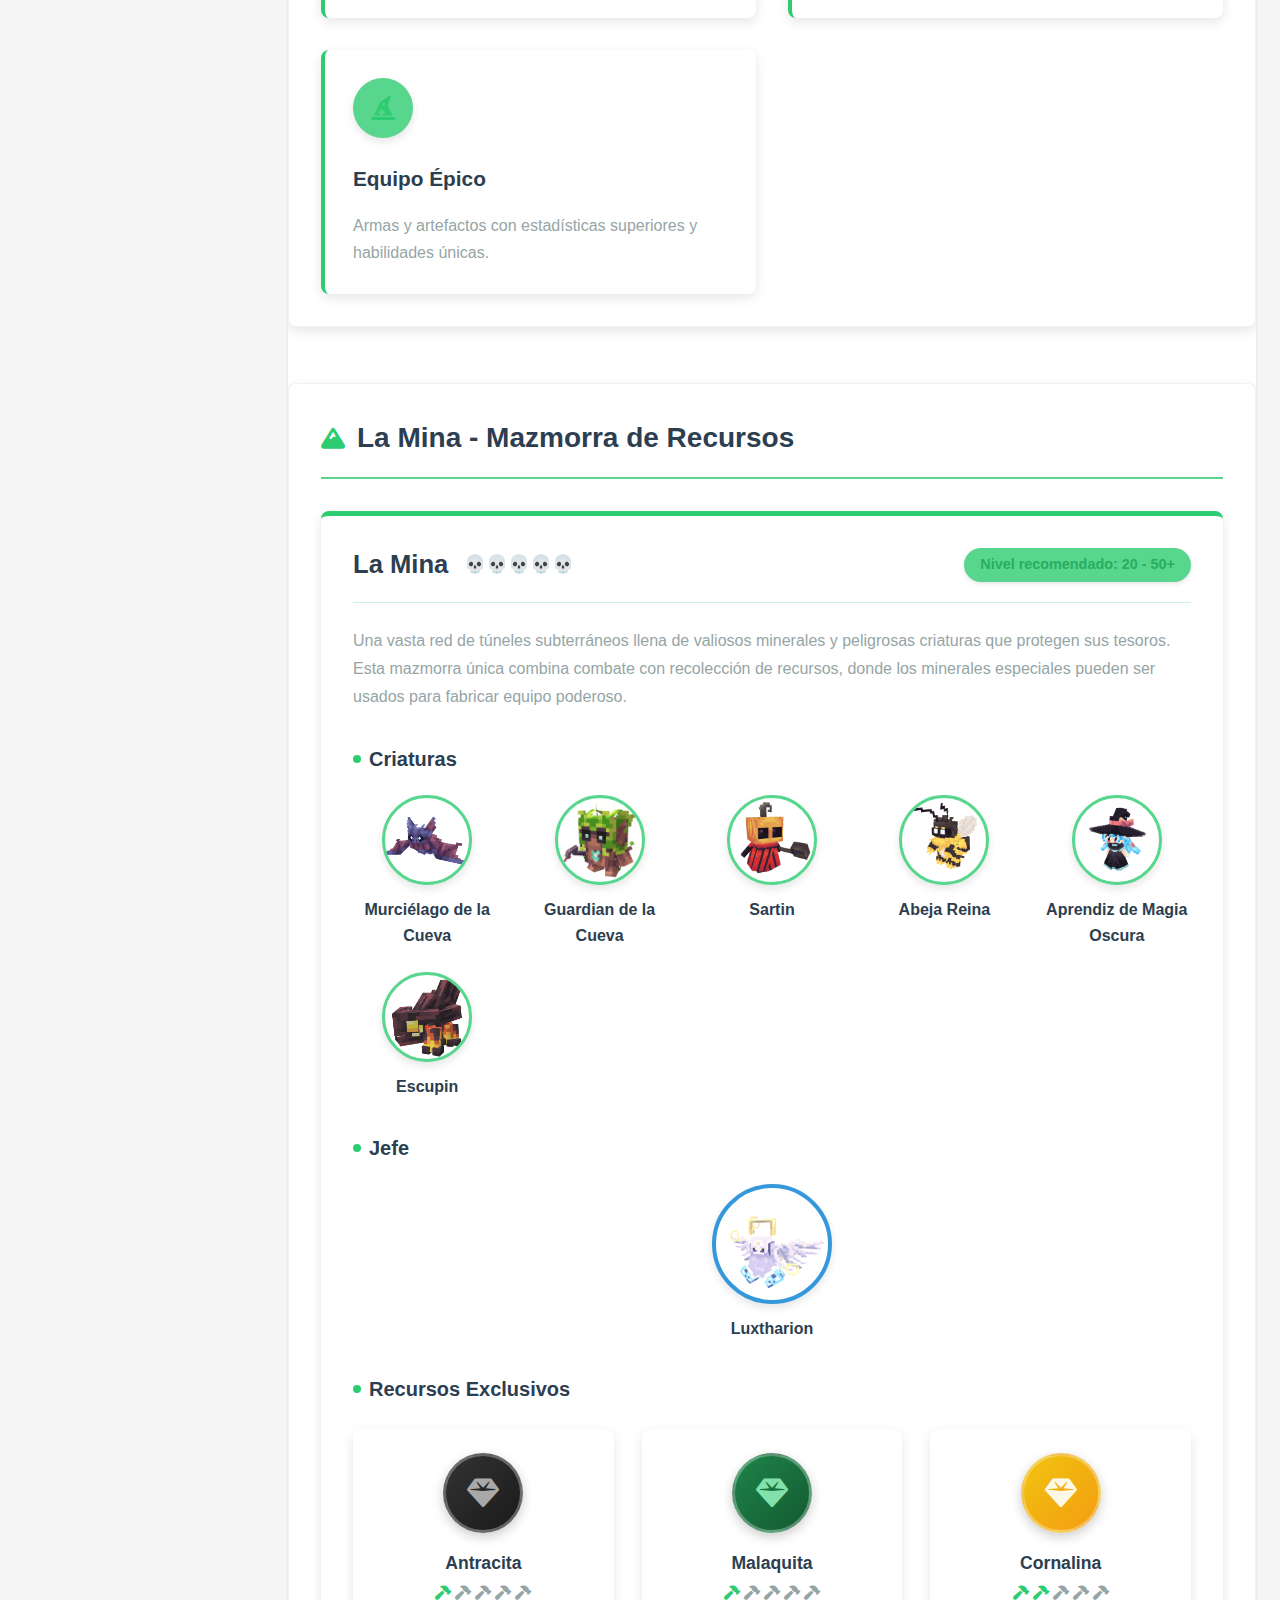
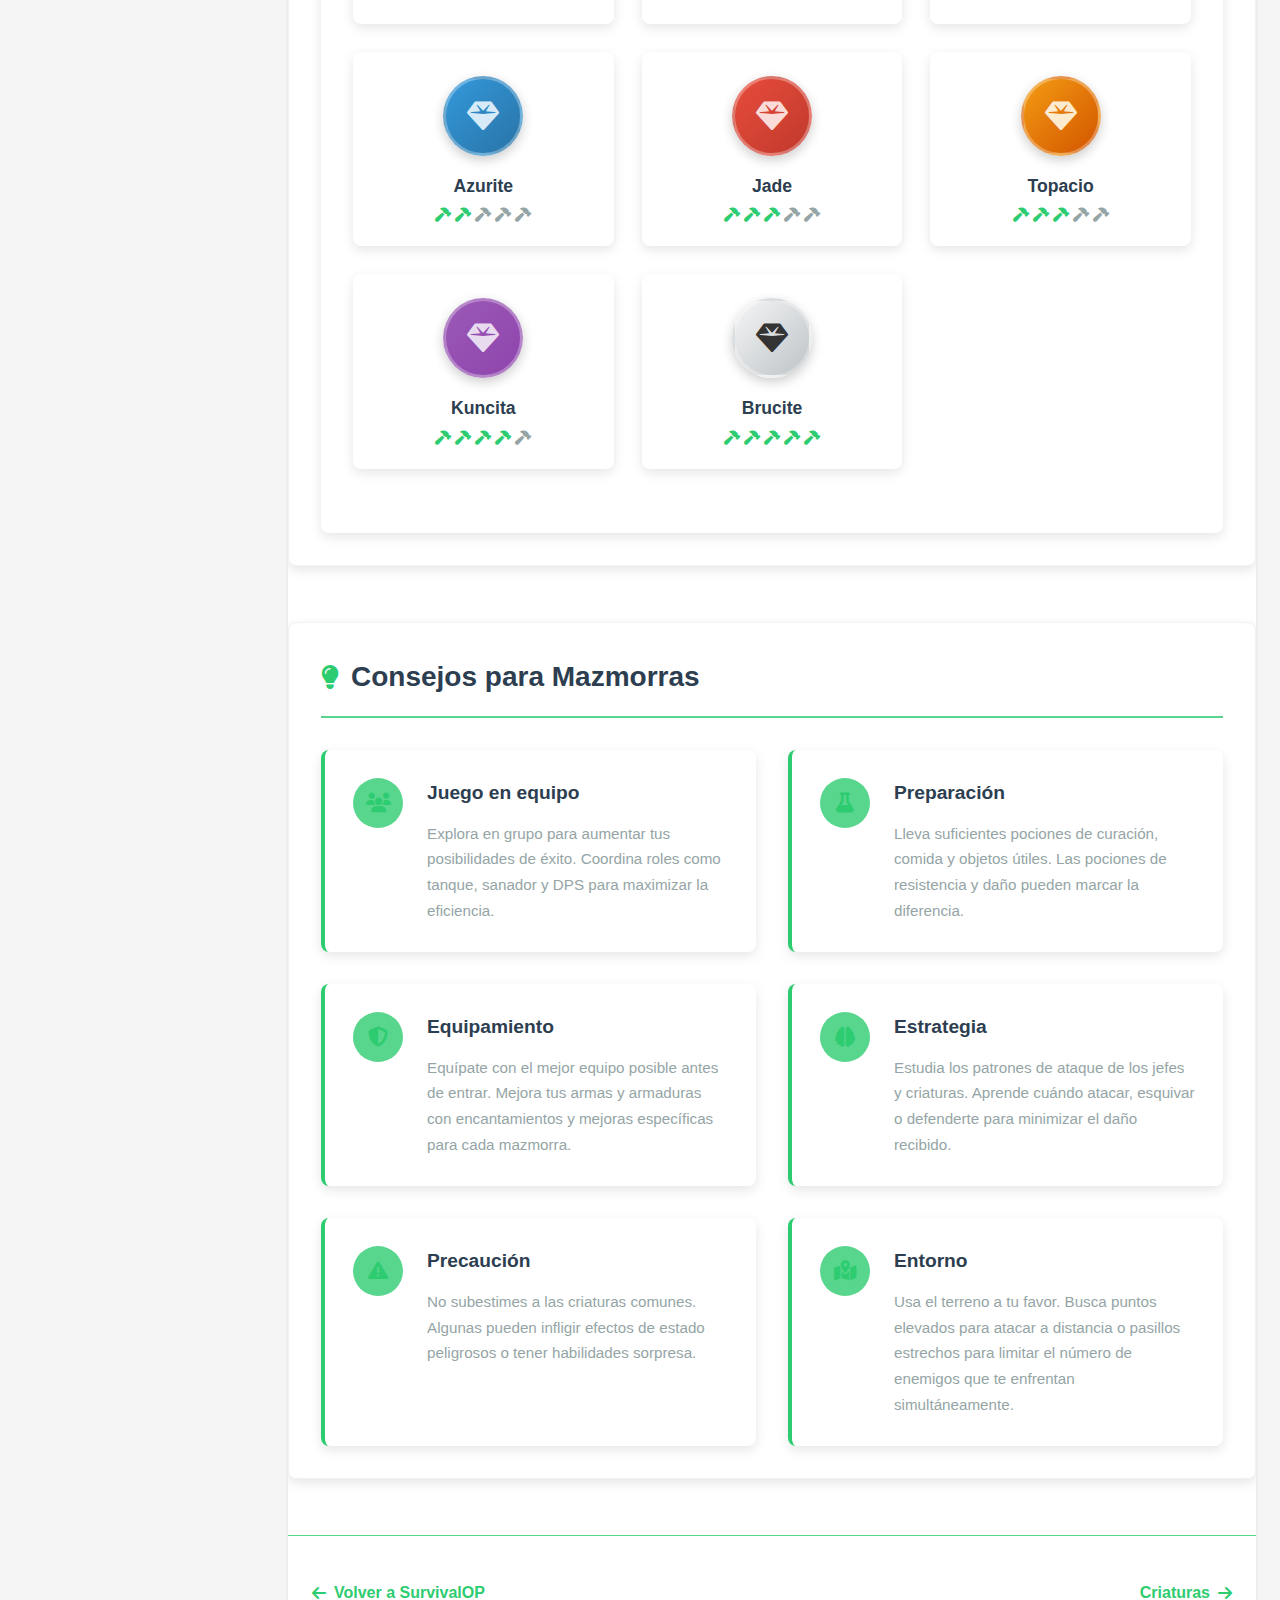
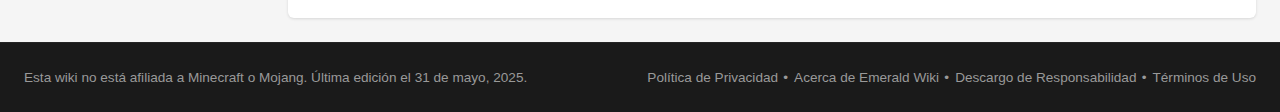
<file: pages/survivalop-dungeons.html>
<!DOCTYPE html>
<html lang="es">
<head>
    <meta charset="UTF-8">
    <meta name="viewport" content="width=device-width, initial-scale=1.0">
    <title>Mazmorras - SurvivalOP | Emerald Wiki</title>
    <link rel="stylesheet" href="https://cdnjs.cloudflare.com/ajax/libs/font-awesome/6.4.0/css/all.min.css">
    <link rel="shortcut icon" href="../assets/multimedia/img/esmeralda.png" type="image/x-icon">
    <link rel="stylesheet" href="../assets/css/main.css">
    <link rel="stylesheet" href="../assets/css/survivalop.css">
</head>
<body>
    <header class="header">
        <div class="container header-container">
            <div class="logo">
                <img src="../assets/multimedia/img/esmeralda.png" alt="Emerald Wiki Logo">
                <div class="logo-text">
                    <h1 id="main-title">Emerald Wiki</h1>
                    <span id="main-subtitle" data-text-es="La Wiki oficial de EsmeraldaMC" data-text-en="The official EsmeraldaMC Wiki">La Wiki oficial de EsmeraldaMC</span>
                </div>
            </div>
        </div>
    </header>
    
    <nav class="navbar">
        <div class="container nav-container">
            <ul class="nav-menu">
                <li class="nav-item"><a href="../index.html" class="nav-link"><i class="fas fa-home"></i> <span class="nav-text" data-text-es="Página Principal" data-text-en="Main Page">Página Principal</span></a></li>
                <li class="nav-item"><a href="survivalop.html" class="nav-link"><i class="fas fa-list"></i> <span class="nav-text" data-text-es="SurvivalOP" data-text-en="SurvivalOP">SurvivalOP</span></a></li>
                <li class="nav-item active"><a href="" class="nav-link"><i class="fas fa-dungeon"></i> <span class="nav-text" data-text-es="Mazmorras" data-text-en="Dungeons">Mazmorras</span></a></li>
                <li class="nav-item"><a href="survivalop-mobs.html" class="nav-link"><i class="fas fa-dragon"></i> <span class="nav-text" data-text-es="Criaturas" data-text-en="Mobs">Criaturas</span></a></li>
                <li class="nav-item"><a href="survivalop-materials.html" class="nav-link"><i class="fas fa-gem"></i> <span class="nav-text" data-text-es="Materiales" data-text-en="Materials">Materiales</span></a></li>
                <li class="nav-item"><a href="survivalop-weapons.html" class="nav-link"><i class="fa-solid fa-candy-cane"></i> <span class="nav-text" data-text-es="Armas" data-text-en="Weapons">Armas</span></a></li>
            </ul>
            
            <div class="nav-tools">
                <div class="nav-tool" id="themeToggle">
                    <i class="fas fa-moon"></i> <span class="theme-text" data-text-es="Modo Oscuro" data-text-en="Dark Mode">Modo Oscuro</span>
                </div>
                
                <div class="nav-tool language-selector">
                    <i class="fas fa-globe"></i> <span class="language-text">Español</span>
                    <div class="language-options">
                        <div class="language-option active" data-lang="es">
                            <i class="fas fa-check"></i> Español
                        </div>
                        <div class="language-option" data-lang="en">
                            <span>English</span>
                        </div>
                    </div>
                </div>
            </div>
        </div>
    </nav>
    
    <main class="container main-layout">
        <aside class="sidebar">
            <div class="sidebar-card">
                <div class="sidebar-header">
                    <i class="fas fa-compass"></i> <span class="sidebar-header-text" data-text-es="Navegación" data-text-en="Navigation">Navegación</span>
                </div>
                <div class="sidebar-content">
                    <ul class="sidebar-list">
                        <li class="sidebar-item"><a href="survivalop.html" class="sidebar-link" data-text-es="Introducción" data-text-en="Introduction">Introducción</a></li>
                        <li class="sidebar-item active"><a href="" class="sidebar-link" data-text-es="Mazmorras" data-text-en="Dungeons">Mazmorras</a></li>
                        <li class="sidebar-item"><a href="survivalop-mobs.html" class="sidebar-link" data-text-es="Criaturas" data-text-en="Mobs">Criaturas</a></li>
                        <li class="sidebar-item"><a href="survivalop-materials.html" class="sidebar-link" data-text-es="Materiales" data-text-en="Materials">Materiales</a></li>
                        <li class="sidebar-item"><a href="survivalop-weapons.html" class="sidebar-link" data-text-es="Armas" data-text-en="Weapons">Armas</a></li>
                    </ul>
                </div>
            </div>
            
            <div class="sidebar-card">
                <div class="sidebar-header">
                    <i class="fa-solid fa-gem"></i> <span class="sidebar-header-text" data-text-es="EsmeraldaMC" data-text-en="EmeraldMC">EsmeraldaMC</span>
                </div>
                <div class="sidebar-content">
                    <ul class="sidebar-list">
                        <li class="sidebar-item"><p class="sidebar-link" data-text-es="Ip: play.esmeraldamc.com" data-text-en="Ip: play.esmeraldamc.com">Ip: play.esmeraldamc.com</p></li>
                        <li class="sidebar-item"><p class="sidebar-link" data-text-es="Puerto: 25525" data-text-en="Port: 25525">Puerto: 25525</p></li>
                    </ul>
                </div>
            </div>
            
            <div class="sidebar-card pulse">
                <div class="sidebar-header">
                    <i class="fas fa-gamepad"></i> <span class="sidebar-header-text" data-text-es="Modalidades Populares" data-text-en="Popular Modalities">Modalidades Populares</span>
                </div>
                <div class="sidebar-content">
                    <ul class="sidebar-list">
                        <li class="sidebar-item"><a href="survivalop.html" class="sidebar-link"><i class="fas fa-cloud-sun"></i> <span data-text-es="SurvivalOp" data-text-en="SurvivalOp">SurvivalOp</span></a></li>
                        <li class="sidebar-item"><p href="#" class="sidebar-link"><i class="fa-solid fa-tractor"></i> <span data-text-es="FarmBox" data-text-en="FarmBox">FarmBox</span></p></li>
                        <li class="sidebar-item"><p href="#" class="sidebar-link"><i class="fa-solid fa-earth-europe"></i> <span data-text-es="LandBox" data-text-en="LandBox">LandBox</span></p></li>
                        <li class="sidebar-item"><p href="#" class="sidebar-link"><i class="fa-solid fa-skull"></i> <span data-text-es="SurvivalSMP" data-text-en="SurvivalSMP">SurvivalSMP</span></p></li>
                    </ul>
                </div>
            </div>

            <div class="sidebar-card">
                <div class="sidebar-header">
                    <i class="fas fa-users"></i> <span class="sidebar-header-text" data-text-es="Comunidad" data-text-en="Community">Comunidad</span>
                </div>
                <div class="sidebar-content">
                    <ul class="sidebar-list">
                        <li class="sidebar-item"><a href="https://discord.gg/xDxEKtsMRa" class="sidebar-link" target="_blank" rel="noopener" rel="noreferrer" rel="nofollow"><i class="fab fa-discord"></i> <span data-text-es="Discord" data-text-en="Discord">Discord</span></a></li>
                        <li class="sidebar-item"><a href="https://kick.com/theelivan" class="sidebar-link" target="_blank" rel="noopener" rel="noreferrer" rel="nofollow"><i class="fa-brands fa-kickstarter"></i> <span data-text-es="Kick" data-text-en="Kick">Kick</span></a></li>
                        <li class="sidebar-item"><a href="https://www.tiktok.com/@theelivann" class="sidebar-link" target="_blank" rel="noopener" rel="noreferrer" rel="nofollow"><i class="fa-brands fa-tiktok"></i> <span data-text-es="Tiktok" data-text-en="Tiktok">Tiktok</span></a></li>
                        <li class="sidebar-item"><a href="https://www.youtube.com/@TheElivan" class="sidebar-link" target="_blank" rel="noopener" rel="noreferrer" rel="nofollow"><i class="fa-brands fa-youtube"></i> <span data-text-es="YouTube" data-text-en="YouTube">YouTube</span></a></li>
                    </ul>
                </div>
            </div>
        </aside>
        
        <div class="content">
            <div class="wiki-header">
                <span class="wiki-badge" data-text-es="Mazmorras" data-text-en="Dungeons">Mazmorras</span>
                <h1 class="wiki-title" data-text-es="Sistema de Mazmorras" data-text-en="Dungeons System">Sistema de Mazmorras</h1>
                <p class="wiki-subtitle" data-text-es="Explora mazmorras únicas con jefes especiales, criaturas y recompensas exclusivas para los más valientes." data-text-en="Explore unique dungeons with special bosses, mobs and exclusive rewards for the bravest.">
                    Explora mazmorras únicas con jefes especiales, criaturas y recompensas exclusivas para los más valientes.
                </p>
                <div class="quick-info">
                    <div class="quick-info-item">
                        <div class="quick-info-label" data-text-es="Mazmorras" data-text-en="Dungeons">Mazmorras</div>
                        <div class="quick-info-value">5</div>
                    </div>
                    <div class="quick-info-item">
                        <div class="quick-info-label" data-text-es="Dificultad" data-text-en="Difficulty">Dificultad</div>
                        <div class="quick-info-value" data-text-es="Variable" data-text-en="Variable">Variable</div>
                    </div>
                    <div class="quick-info-item">
                        <div class="quick-info-label" data-text-es="Recompensas" data-text-en="Rewards">Recompensas</div>
                        <div class="quick-info-value" data-text-es="Únicas" data-text-en="Unique">Únicas</div>
                    </div>
                    <div class="quick-info-item">
                        <div class="quick-info-label" data-text-es="Comando" data-text-en="Command">Comando</div>
                        <div class="quick-info-value">/dungeons</div>
                    </div>
                </div>
            </div>
            
            <div class="article-content">
                <div class="section">
                    <div class="section-header">
                        <h2 class="section-title">
                            <i class="fas fa-dungeon"></i>
                            <span data-text-es="Lista de Mazmorras" data-text-en="Dungeons List">Lista de Mazmorras</span>
                        </h2>
                    </div>
                    
                    <div class="dungeons-grid">
                        <!-- Polo Norte -->
                        <div class="dungeon-card">
                            <div class="dungeon-header">
                                <h3 class="dungeon-title">Polo Norte <span class="difficulty-badge">💀</span></h3>
                                <span class="dungeon-level" data-text-es="Nivel recomendado: 10+" data-text-en="Recommended level: 10+">Nivel recomendado: 10+</span>
                            </div>
                            <p class="dungeon-desc" data-text-es="Un gélido paisaje lleno de peligros ocultos bajo la nieve. Los jugadores deberán enfrentarse al frío extremo y criaturas adaptadas a este clima hostil." data-text-en="A frozen landscape full of dangers hidden under the snow. Players will have to face extreme cold and creatures adapted to this hostile climate.">
                                Un gélido paisaje lleno de peligros ocultos bajo la nieve. Los jugadores deberán enfrentarse al frío extremo y criaturas adaptadas a este clima hostil.
                            </p>
                            
                            <div class="dungeon-mobs">
                                <h4 class="mobs-title" data-text-es="Criaturas" data-text-en="Mobs">Criaturas</h4>
                                <div class="mobs-grid">
                                    <a href="survivalop-mobs.html" class="mob-card">
                                        <div class="mob-image" style="background-image: url('../assets/multimedia/img/mobs/oso-helado.png');"></div>
                                        <span class="mob-name">Oso Helado</span>
                                    </a>
                                    <a href="survivalop-mobs.html" class="mob-card">
                                        <div class="mob-image" style="background-image: url('../assets/multimedia/img/mobs/regalo-sorpresa.png');"></div>
                                        <span class="mob-name">Regalo Sorpresa</span>
                                    </a>
                                </div>
                            </div>
                            
                            <div class="dungeon-boss">
                                <h4 class="boss-title" data-text-es="Jefe" data-text-en="Boss">Jefe</h4>
                                <a href="survivalop-mobs.html" class="boss-card">
                                    <div class="boss-image" style="background-image: url('../assets/multimedia/img/mobs/sylfrig.gif');"></div>
                                    <span class="boss-name">Sylfrig</span>
                                </a>
                            </div>
                        </div>
                        
                        <!-- Cueva -->
                        <div class="dungeon-card">
                            <div class="dungeon-header">
                                <h3 class="dungeon-title">Cueva <span class="difficulty-badge">💀💀</span></h3>
                                <span class="dungeon-level" data-text-es="Nivel recomendado: 20+" data-text-en="Recommended level: 20+">Nivel recomendado: 20+</span>
                            </div>
                            <p class="dungeon-desc" data-text-es="Un sistema de cavernas infestado de plantas venenosas y criaturas que se han adaptado a la oscuridad. Precaución con las esporas tóxicas en el aire." data-text-en="A cave system infested with poisonous plants and creatures that have adapted to the darkness. Beware of toxic spores in the air.">
                                Un sistema de cavernas infestado de plantas venenosas y criaturas que se han adaptado a la oscuridad. Precaución con las esporas tóxicas en el aire.
                            </p>
                            
                            <div class="dungeon-mobs">
                                <h4 class="mobs-title" data-text-es="Criaturas" data-text-en="Mobs">Criaturas</h4>
                                <div class="mobs-grid">
                                    <a href="survivalop-mobs.html" class="mob-card">
                                        <div class="mob-image" style="background-image: url('../assets/multimedia/img/mobs/planta-mini.png');"></div>
                                        <span class="mob-name">Planta Venenosa Mini</span>
                                    </a>
                                    <a href="survivalop-mobs.html" class="mob-card">
                                        <div class="mob-image" style="background-image: url('../assets/multimedia/img/mobs/planta-venenosa.png');"></div>
                                        <span class="mob-name">Planta Venenosa</span>
                                    </a>
                                    <a href="survivalop-mobs.html" class="mob-card">
                                        <div class="mob-image" style="background-image: url('../assets/multimedia/img/mobs/raptor.png');"></div>
                                        <span class="mob-name">Raptor</span>
                                    </a>
                                </div>
                            </div>
                            
                            <div class="dungeon-boss">
                                <h4 class="boss-title" data-text-es="Jefe" data-text-en="Boss">Jefe</h4>
                                <a href="survivalop-mobs.html" class="boss-card">
                                    <div class="boss-image" style="background-image: url('../assets/multimedia/img/mobs/vilhortis.gif');"></div>
                                    <span class="boss-name">Vilhortis</span>
                                </a>
                            </div>
                        </div>
                        
                        <!-- Medieval -->
                        <div class="dungeon-card">
                            <div class="dungeon-header">
                                <h3 class="dungeon-title">Medieval <span class="difficulty-badge">💀💀💀</span></h3>
                                <span class="dungeon-level" data-text-es="Nivel recomendado: 30+" data-text-en="Recommended level: 30+">Nivel recomendado: 30+</span>
                            </div>
                            <p class="dungeon-desc" data-text-es="Un castillo abandonado lleno de trampas y criaturas que alguna vez fueron humanos. Las sombras parecen moverse por sí solas en este lugar maldito." data-text-en="An abandoned castle full of traps and creatures that were once human. Shadows seem to move on their own in this cursed place.">
                                Un castillo abandonado lleno de trampas y criaturas que alguna vez fueron humanos. Las sombras parecen moverse por sí solas en este lugar maldito.
                            </p>
                            
                            <div class="dungeon-mobs">
                                <h4 class="mobs-title" data-text-es="Criaturas" data-text-en="Mobs">Criaturas</h4>
                                <div class="mobs-grid">
                                    <a href="survivalop-mobs.html" class="mob-card">
                                        <div class="mob-image" style="background-image: url('../assets/multimedia/img/mobs/conejo-saltarin.png');"></div>
                                        <span class="mob-name">Conejo Saltarín</span>
                                    </a>
                                    <a href="survivalop-mobs.html" class="mob-card">
                                        <div class="mob-image" style="background-image: url('../assets/multimedia/img/mobs/cortapicos.png');"></div>
                                        <span class="mob-name">Cortapicos</span>
                                    </a>
                                </div>
                            </div>
                            
                            <div class="dungeon-boss">
                                <h4 class="boss-title" data-text-es="Jefe" data-text-en="Boss">Jefe</h4>
                                <a href="survivalop-mobs.html" class="boss-card">
                                    <div class="boss-image" style="background-image: url('../assets/multimedia/img/mobs/maltherion.gif');"></div>
                                    <span class="boss-name">Maltherion</span>
                                </a>
                            </div>
                        </div>
                        
                        <!-- Catedral -->
                        <div class="dungeon-card">
                            <div class="dungeon-header">
                                <h3 class="dungeon-title">Catedral <span class="difficulty-badge">💀💀💀💀💀</span></h3>
                                <span class="dungeon-level" data-text-es="Nivel recomendado: 50+" data-text-en="Recommended level: 50+">Nivel recomendado: 50+</span>
                            </div>
                            <p class="dungeon-desc" data-text-es="Una catedral gótica donde lo divino y lo profano se mezclan. Solo los más fuertes podrán enfrentarse a los guardianes de este lugar sagrado." data-text-en="A gothic cathedral where the divine and the profane mix. Only the strongest will be able to face the guardians of this sacred place.">
                                Una catedral gótica donde lo divino y lo profano se mezclan. Solo los más fuertes podrán enfrentarse a los guardianes de este lugar sagrado.
                            </p>
                            
                            <div class="dungeon-mobs">
                                <h4 class="mobs-title" data-text-es="Criaturas" data-text-en="Mobs">Criaturas</h4>
                                <div class="mobs-grid">
                                    <a href="survivalop-mobs.html" class="mob-card">
                                        <div class="mob-image" style="background-image: url('../assets/multimedia/img/mobs/flamegor.png');"></div>
                                        <span class="mob-name">Flamegor</span>
                                    </a>
                                    <a href="survivalop-mobs.html" class="mob-card">
                                        <div class="mob-image" style="background-image: url('../assets/multimedia/img/mobs/erebys.png');"></div>
                                        <span class="mob-name">Erebyss</span>
                                    </a>
                                    <a href="survivalop-mobs.html" class="mob-card">
                                        <div class="mob-image" style="background-image: url('../assets/multimedia/img/mobs/shirayuki.png');"></div>
                                        <span class="mob-name">Shirayuki</span>
                                    </a>
                                </div>
                            </div>
                            
                            <div class="dungeon-boss">
                                <h4 class="boss-title" data-text-es="Jefe" data-text-en="Boss">Jefe</h4>
                                <a href="survivalop-mobs.html" class="boss-card">
                                    <div class="boss-image" style="background-image: url('../assets/multimedia/img/mobs/anubis.gif');"></div>
                                    <span class="boss-name">Anubis</span>
                                </a>
                            </div>
                        </div>
                    </div>
                </div>
                
                <div class="section">
                    <div class="section-header">
                        <h2 class="section-title">
                            <i class="fas fa-trophy"></i>
                            <span data-text-es="Recompensas" data-text-en="Rewards">Recompensas</span>
                        </h2>
                    </div>
                    
                    <div class="rewards-grid">
                        <div class="reward-card">
                            <div class="reward-icon">
                                <i class="fa-solid fa-skull"></i>
                            </div>
                            <h3 class="reward-title" data-text-es="Muertes" data-text-en="Deaths">Muertes</h3>
                            <p class="reward-desc" data-text-es="En las mazmorras te cansarás de morir mucho, ya que son zonas dificiles si no estas bien equipado." data-text-en="In the dungeons you will get tired of dying a lot, since they are difficult areas if you are not well equipped.">
                                En las mazmorras te cansarás de morir mucho, ya que son zonas dificiles si no estas bien equipado.
                            </p>
                        </div>
                        
                        <div class="reward-card">
                            <div class="reward-icon">
                                <i class="fas fa-gem"></i>
                            </div>
                            <h3 class="reward-title" data-text-es="Materiales Exclusivos" data-text-en="Exclusive Materials">Materiales Exclusivos</h3>
                            <p class="reward-desc" data-text-es="Materiales que solo se pueden obtener en mazmorras y son necesarios para craftear equipo especial." data-text-en="Materials that can only be obtained in dungeons and are needed to craft special gear.">
                                Materiales que solo se pueden obtener en mazmorras y son necesarios para craftear equipo especial.
                            </p>
                        </div>
                        
                        <div class="reward-card">
                            <div class="reward-icon">
                                <i class="fas fa-hat-wizard"></i>
                            </div>
                            <h3 class="reward-title" data-text-es="Equipo Épico" data-text-en="Epic Gear">Equipo Épico</h3>
                            <p class="reward-desc" data-text-es="Armas y artefactos con estadísticas superiores y habilidades únicas." data-text-en="Weapons and artifacts with superior stats and unique abilities.">
                                Armas y artefactos con estadísticas superiores y habilidades únicas.
                            </p>
                        </div>
                    </div>
                </div>


                <div class="section">
                    <div class="section-header">
                        <h2 class="section-title">
                            <i class="fas fa-mountain"></i>
                            <span data-text-es="La Mina - Mazmorra de Recursos" data-text-en="The Mine - Resource Dungeon">La Mina - Mazmorra de Recursos</span>
                        </h2>
                    </div>

                    <div class="mine-dungeon">
                        <div class="dungeon-card full-width">
                            <div class="dungeon-header">
                                <h3 class="dungeon-title">La Mina <span class="difficulty-badge">💀💀💀💀💀</span></h3>
                                <span class="dungeon-level" data-text-es="Nivel recomendado: 20 - 50+" data-text-en="Recommended level: 20 - 50+">Nivel recomendado: 20 - 50+</span>
                            </div>
                            <p class="dungeon-desc" data-text-es="Una vasta red de túneles subterráneos llena de valiosos minerales y peligrosas criaturas que protegen sus tesoros. Esta mazmorra única combina combate con recolección de recursos, donde los minerales especiales pueden ser usados para fabricar equipo poderoso." data-text-en="A vast network of underground tunnels filled with valuable minerals and dangerous creatures guarding their treasures. This unique dungeon combines combat with resource gathering, where special ores can be used to craft powerful gear.">
                                Una vasta red de túneles subterráneos llena de valiosos minerales y peligrosas criaturas que protegen sus tesoros. Esta mazmorra única combina combate con recolección de recursos, donde los minerales especiales pueden ser usados para fabricar equipo poderoso.
                            </p>

                            <div class="dungeon-mobs">
                                <h4 class="mobs-title" data-text-es="Criaturas" data-text-en="Mobs">Criaturas</h4>
                                <div class="mobs-grid">
                                    <a href="survivalop-mobs.html" class="mob-card">
                                        <div class="mob-image" style="background-image: url('../assets/multimedia/img/mobs/murcielago-cueva.gif');"></div>
                                        <span class="mob-name">Murciélago de la Cueva</span>
                                    </a>
                                    <a href="survivalop-mobs.html" class="mob-card">
                                        <div class="mob-image" style="background-image: url('../assets/multimedia/img/mobs/guardian-cueva.gif');"></div>
                                        <span class="mob-name">Guardian de la Cueva</span>
                                    </a>
                                    <a href="survivalop-mobs.html" class="mob-card">
                                        <div class="mob-image" style="background-image: url('../assets/multimedia/img/mobs/sartin.gif');"></div>
                                        <span class="mob-name">Sartin</span>
                                    </a>
                                    <a href="survivalop-mobs.html" class="mob-card">
                                        <div class="mob-image" style="background-image: url('../assets/multimedia/img/mobs/abeja-reina.gif');"></div>
                                        <span class="mob-name">Abeja Reina</span>
                                    </a>
                                    <a href="survivalop-mobs.html" class="mob-card">
                                        <div class="mob-image" style="background-image: url('../assets/multimedia/img/mobs/aprendiz-magia.gif');"></div>
                                        <span class="mob-name">Aprendiz de Magia Oscura</span>
                                    </a>
                                    <a href="survivalop-mobs.html" class="mob-card">
                                        <div class="mob-image" style="background-image: url('../assets/multimedia/img/mobs/escupin.gif');"></div>
                                        <span class="mob-name">Escupin</span>
                                    </a>
                                </div>
                            </div>

                            <div class="dungeon-boss">
                                <h4 class="boss-title" data-text-es="Jefe" data-text-en="Boss">Jefe</h4>
                                <a href="survivalop-mobs.html" class="boss-card">
                                    <div class="boss-image" style="background-image: url('../assets/multimedia/img/mobs/luxtharion.gif');"></div>
                                    <span class="boss-name">Luxtharion</span>
                                </a>
                            </div>

                            <div class="dungeon-mobs" style="margin-top: 2rem;">
                                <h4 class="mobs-title" data-text-es="Recursos Exclusivos" data-text-en="Exclusive Resources">Recursos Exclusivos</h4>
                                <div class="minerals-grid">
                                    <div class="mineral-card anthracite">
                                        <div class="mineral-image">
                                            <i class="fas fa-gem"></i>
                                        </div>
                                        <span class="mineral-name">Antracita</span>
                                        <div class="mineral-difficulty">
                                            <i class="fas fa-hammer active"></i>
                                            <i class="fas fa-hammer"></i>
                                            <i class="fas fa-hammer"></i>
                                            <i class="fas fa-hammer"></i>
                                            <i class="fas fa-hammer"></i>
                                        </div>
                                    </div>
                                    <div class="mineral-card malachite">
                                        <div class="mineral-image">
                                            <i class="fas fa-gem"></i>
                                        </div>
                                        <span class="mineral-name">Malaquita</span>
                                        <div class="mineral-difficulty">
                                            <i class="fas fa-hammer active"></i>
                                            <i class="fas fa-hammer"></i>
                                            <i class="fas fa-hammer"></i>
                                            <i class="fas fa-hammer"></i>
                                            <i class="fas fa-hammer"></i>
                                        </div>
                                    </div>
                                    <div class="mineral-card carnelian">
                                        <div class="mineral-image">
                                            <i class="fas fa-gem"></i>
                                        </div>
                                        <span class="mineral-name">Cornalina</span>
                                        <div class="mineral-difficulty">
                                            <i class="fas fa-hammer active"></i>
                                            <i class="fas fa-hammer active"></i>
                                            <i class="fas fa-hammer"></i>
                                            <i class="fas fa-hammer"></i>
                                            <i class="fas fa-hammer"></i>
                                        </div>
                                    </div>
                                    <div class="mineral-card azurite">
                                        <div class="mineral-image">
                                            <i class="fas fa-gem"></i>
                                        </div>
                                        <span class="mineral-name">Azurite</span>
                                        <div class="mineral-difficulty">
                                            <i class="fas fa-hammer active"></i>
                                            <i class="fas fa-hammer active"></i>
                                            <i class="fas fa-hammer"></i>
                                            <i class="fas fa-hammer"></i>
                                            <i class="fas fa-hammer"></i>
                                        </div>
                                    </div>
                                    <div class="mineral-card jade">
                                        <div class="mineral-image">
                                            <i class="fas fa-gem"></i>
                                        </div>
                                        <span class="mineral-name">Jade</span>
                                        <div class="mineral-difficulty">
                                            <i class="fas fa-hammer active"></i>
                                            <i class="fas fa-hammer active"></i>
                                            <i class="fas fa-hammer active"></i>
                                            <i class="fas fa-hammer"></i>
                                            <i class="fas fa-hammer"></i>
                                        </div>
                                    </div>
                                    <div class="mineral-card topaz">
                                        <div class="mineral-image">
                                            <i class="fas fa-gem"></i>
                                        </div>
                                        <span class="mineral-name">Topacio</span>
                                        <div class="mineral-difficulty">
                                            <i class="fas fa-hammer active"></i>
                                            <i class="fas fa-hammer active"></i>
                                            <i class="fas fa-hammer active"></i>
                                            <i class="fas fa-hammer"></i>
                                            <i class="fas fa-hammer"></i>
                                        </div>
                                    </div>
                                    <div class="mineral-card kunzite">
                                        <div class="mineral-image">
                                            <i class="fas fa-gem"></i>
                                        </div>
                                        <span class="mineral-name">Kuncita</span>
                                        <div class="mineral-difficulty">
                                            <i class="fas fa-hammer active"></i>
                                            <i class="fas fa-hammer active"></i>
                                            <i class="fas fa-hammer active"></i>
                                            <i class="fas fa-hammer active"></i>
                                            <i class="fas fa-hammer"></i>
                                        </div>
                                    </div>
                                    <div class="mineral-card brucite">
                                        <div class="mineral-image">
                                            <i class="fas fa-gem"></i>
                                        </div>
                                        <span class="mineral-name">Brucite</span>
                                        <div class="mineral-difficulty">
                                            <i class="fas fa-hammer active"></i>
                                            <i class="fas fa-hammer active"></i>
                                            <i class="fas fa-hammer active"></i>
                                            <i class="fas fa-hammer active"></i>
                                            <i class="fas fa-hammer active"></i>
                                        </div>
                                    </div>
                                </div>
                            </div>
                        </div>
                    </div>
                </div>
                
                <div class="section">
                    <div class="section-header">
                        <h2 class="section-title">
                            <i class="fas fa-lightbulb"></i>
                            <span data-text-es="Consejos para Mazmorras" data-text-en="Dungeon Tips">Consejos para Mazmorras</span>
                        </h2>
                    </div>

                    <div class="tips-container">
                        <div class="tip-card">
                            <div class="tip-icon">
                                <i class="fas fa-users"></i>
                            </div>
                            <div class="tip-content">
                                <h3 class="tip-title" data-text-es="Juego en equipo" data-text-en="Team Play">Juego en equipo</h3>
                                <p class="tip-desc" data-text-es="Explora en grupo para aumentar tus posibilidades de éxito. Coordina roles como tanque, sanador y DPS para maximizar la eficiencia." data-text-en="Explore in groups to increase your chances of success. Coordinate roles like tank, healer and DPS to maximize efficiency.">
                                    Explora en grupo para aumentar tus posibilidades de éxito. Coordina roles como tanque, sanador y DPS para maximizar la eficiencia.
                                </p>
                            </div>
                        </div>

                        <div class="tip-card">
                            <div class="tip-icon">
                                <i class="fas fa-flask"></i>
                            </div>
                            <div class="tip-content">
                                <h3 class="tip-title" data-text-es="Preparación" data-text-en="Preparation">Preparación</h3>
                                <p class="tip-desc" data-text-es="Lleva suficientes pociones de curación, comida y objetos útiles. Las pociones de resistencia y daño pueden marcar la diferencia." data-text-en="Bring enough healing potions, food and useful items. Resistance and damage potions can make the difference.">
                                    Lleva suficientes pociones de curación, comida y objetos útiles. Las pociones de resistencia y daño pueden marcar la diferencia.
                                </p>
                            </div>
                        </div>

                        <div class="tip-card">
                            <div class="tip-icon">
                                <i class="fas fa-shield-alt"></i>
                            </div>
                            <div class="tip-content">
                                <h3 class="tip-title" data-text-es="Equipamiento" data-text-en="Gear">Equipamiento</h3>
                                <p class="tip-desc" data-text-es="Equípate con el mejor equipo posible antes de entrar. Mejora tus armas y armaduras con encantamientos y mejoras específicas para cada mazmorra." data-text-en="Equip yourself with the best possible gear before entering. Upgrade your weapons and armor with specific enchantments and upgrades for each dungeon.">
                                    Equípate con el mejor equipo posible antes de entrar. Mejora tus armas y armaduras con encantamientos y mejoras específicas para cada mazmorra.
                                </p>
                            </div>
                        </div>

                        <div class="tip-card">
                            <div class="tip-icon">
                                <i class="fas fa-brain"></i>
                            </div>
                            <div class="tip-content">
                                <h3 class="tip-title" data-text-es="Estrategia" data-text-en="Strategy">Estrategia</h3>
                                <p class="tip-desc" data-text-es="Estudia los patrones de ataque de los jefes y criaturas. Aprende cuándo atacar, esquivar o defenderte para minimizar el daño recibido." data-text-en="Study boss and mob attack patterns. Learn when to attack, dodge or defend to minimize damage taken.">
                                    Estudia los patrones de ataque de los jefes y criaturas. Aprende cuándo atacar, esquivar o defenderte para minimizar el daño recibido.
                                </p>
                            </div>
                        </div>

                        <div class="tip-card">
                            <div class="tip-icon">
                                <i class="fas fa-exclamation-triangle"></i>
                            </div>
                            <div class="tip-content">
                                <h3 class="tip-title" data-text-es="Precaución" data-text-en="Caution">Precaución</h3>
                                <p class="tip-desc" data-text-es="No subestimes a las criaturas comunes. Algunas pueden infligir efectos de estado peligrosos o tener habilidades sorpresa." data-text-en="Don't underestimate common creatures. Some can inflict dangerous status effects or have surprise abilities.">
                                    No subestimes a las criaturas comunes. Algunas pueden infligir efectos de estado peligrosos o tener habilidades sorpresa.
                                </p>
                            </div>
                        </div>

                        <div class="tip-card">
                            <div class="tip-icon">
                                <i class="fas fa-map-marked-alt"></i>
                            </div>
                            <div class="tip-content">
                                <h3 class="tip-title" data-text-es="Entorno" data-text-en="Environment">Entorno</h3>
                                <p class="tip-desc" data-text-es="Usa el terreno a tu favor. Busca puntos elevados para atacar a distancia o pasillos estrechos para limitar el número de enemigos que te enfrentan simultáneamente." data-text-en="Use the terrain to your advantage. Look for high ground to attack from range or narrow corridors to limit the number of enemies you face simultaneously.">
                                    Usa el terreno a tu favor. Busca puntos elevados para atacar a distancia o pasillos estrechos para limitar el número de enemigos que te enfrentan simultáneamente.
                                </p>
                            </div>
                        </div>
                    </div>
                </div>
            
            <div class="content-nav">
                <a href="survivalop.html" class="content-nav-link">
                    <i class="fas fa-arrow-left"></i>
                    <span data-text-es="Volver a SurvivalOP" data-text-en="Back to SurvivalOP">Volver a SurvivalOP</span>
                </a>
                <a href="survivalop-mobs.html" class="content-nav-link">
                    <span data-text-es="Criaturas" data-text-en="Mobs">Criaturas</span>
                    <i class="fas fa-arrow-right"></i>
                </a>
            </div>
        </div>
    </main>
    
    <footer class="footer">
        <div class="container footer-container">
            <div class="copyright" data-text-es="Esta wiki no está afiliada a Minecraft o Mojang. Última edición el 31 de mayo, 2025." data-text-en="This wiki is not affiliated with Minecraft or Mojang. Last edited on May 31, 2025.">Esta wiki no está afiliada a Minecraft o Mojang. Última edición el 31 de mayo, 2025.</div>
            <ul class="footer-links">
                <li class="footer-item"><a href="#" class="footer-link" data-text-es="Política de Privacidad" data-text-en="Privacy Policy">Política de Privacidad</a></li>
                <li class="footer-item"><a href="#" class="footer-link" data-text-es="Acerca de Emerald Wiki" data-text-en="About Emerald Wiki">Acerca de Emerald Wiki</a></li>
                <li class="footer-item"><a href="#" class="footer-link" data-text-es="Descargo de Responsabilidad" data-text-en="Disclaimers">Descargo de Responsabilidad</a></li>
                <li class="footer-item"><a href="#" class="footer-link" data-text-es="Términos de Uso" data-text-en="Terms of Use">Términos de Uso</a></li>
            </ul>
        </div>
    </footer>
    
    <script src="../assets/js/main-page.js"></script>
</body>
</html>
</file>
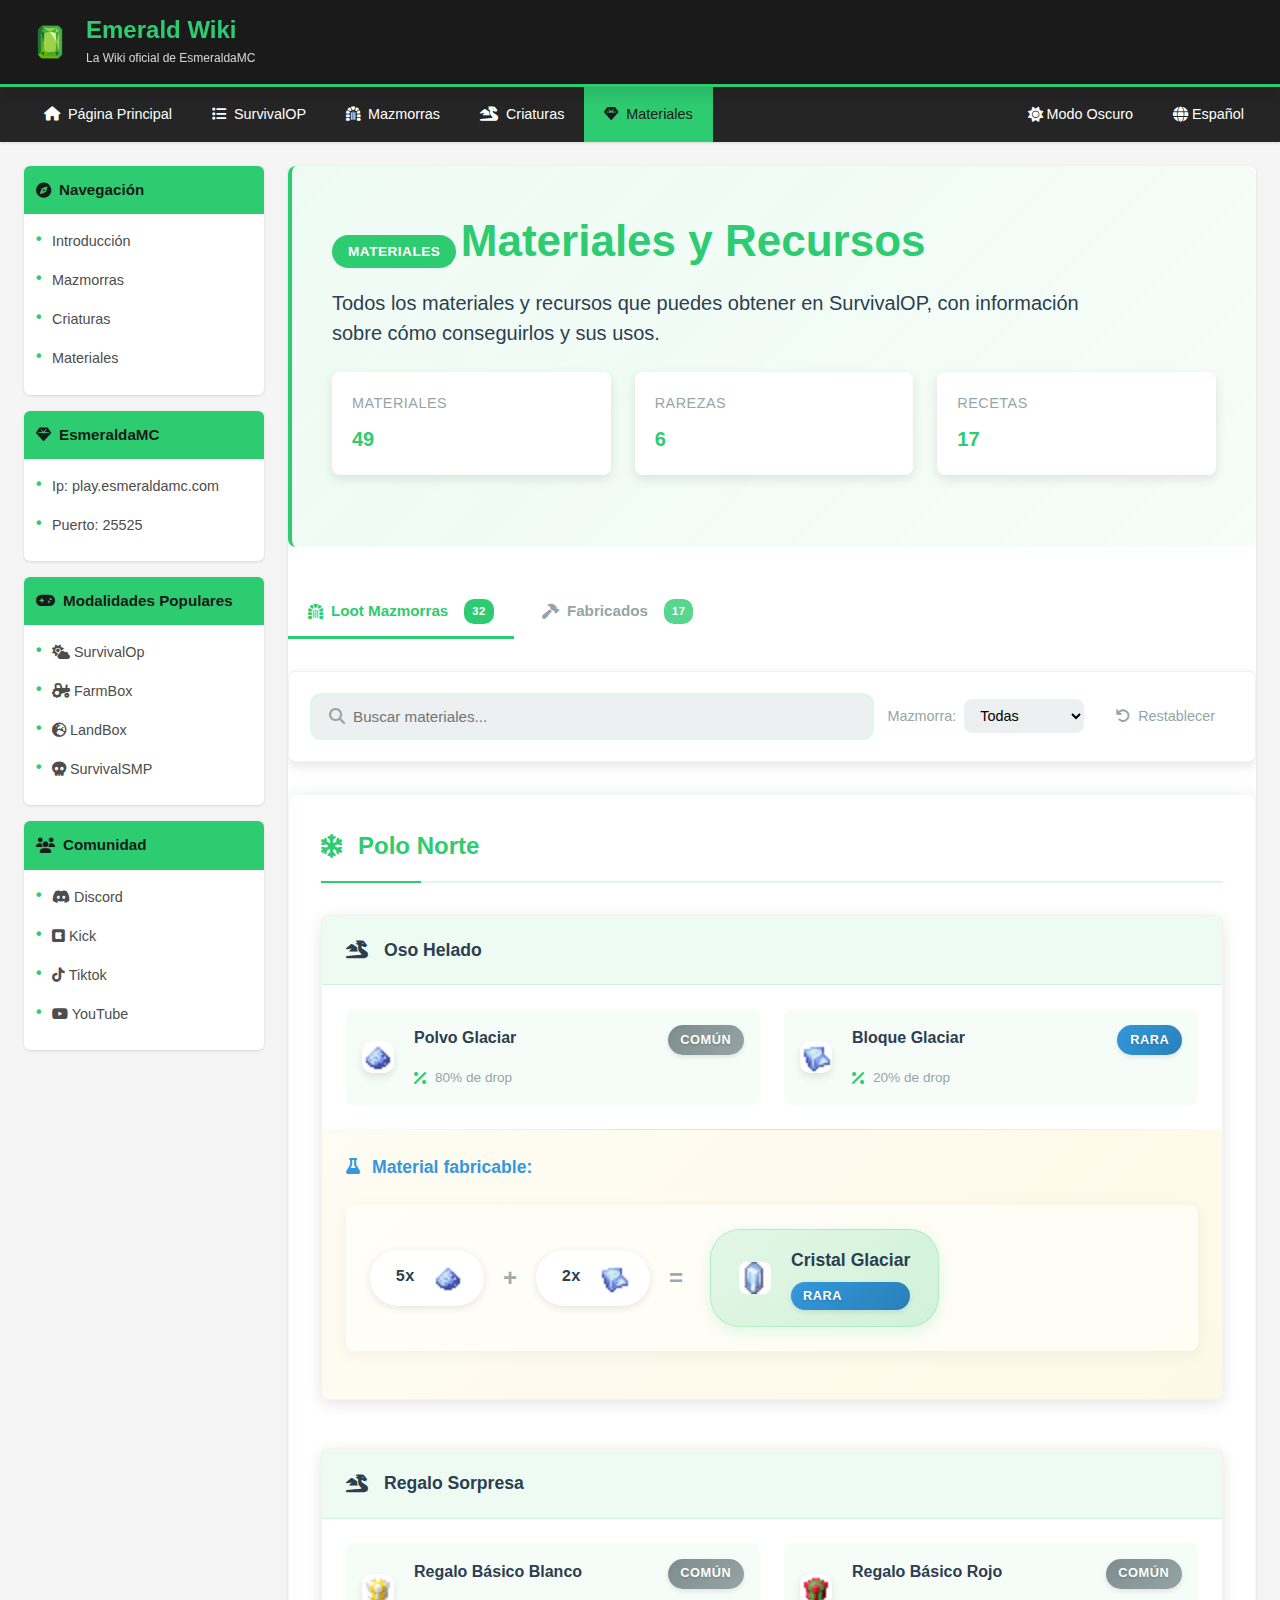
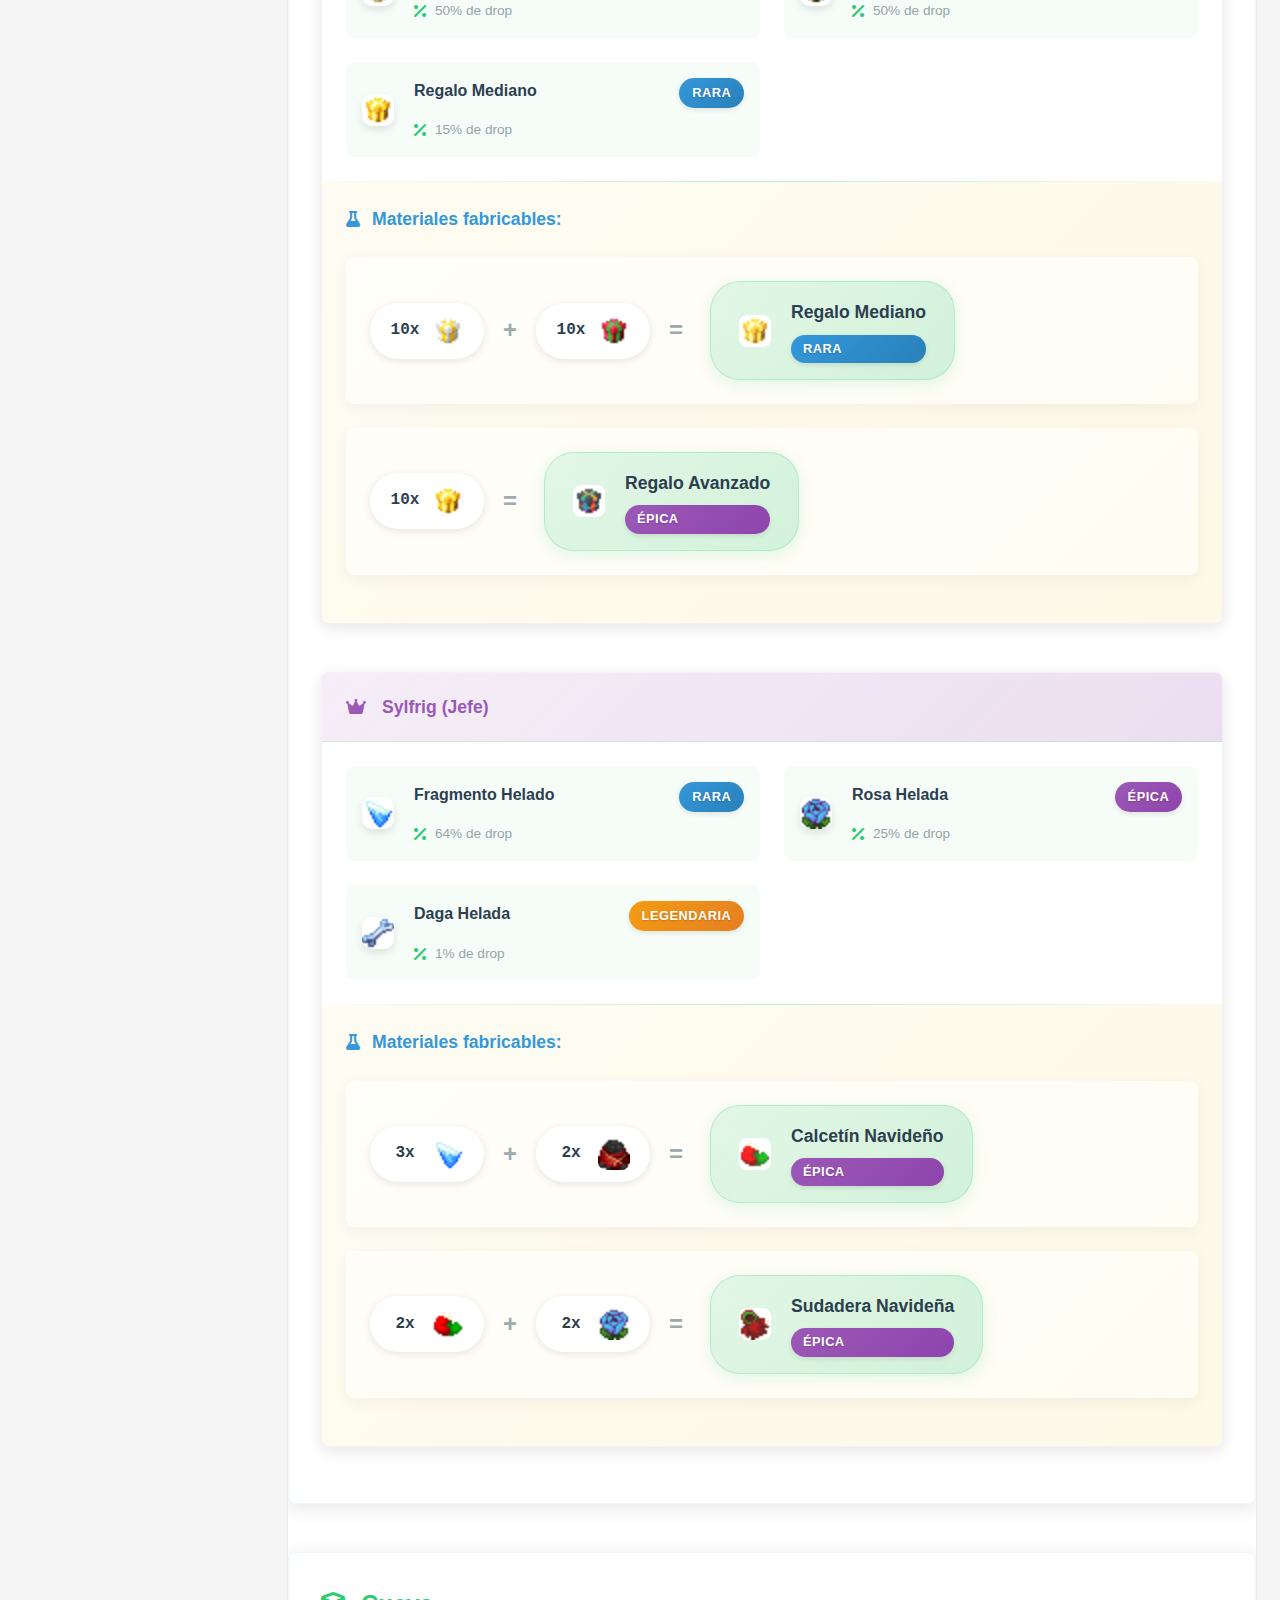
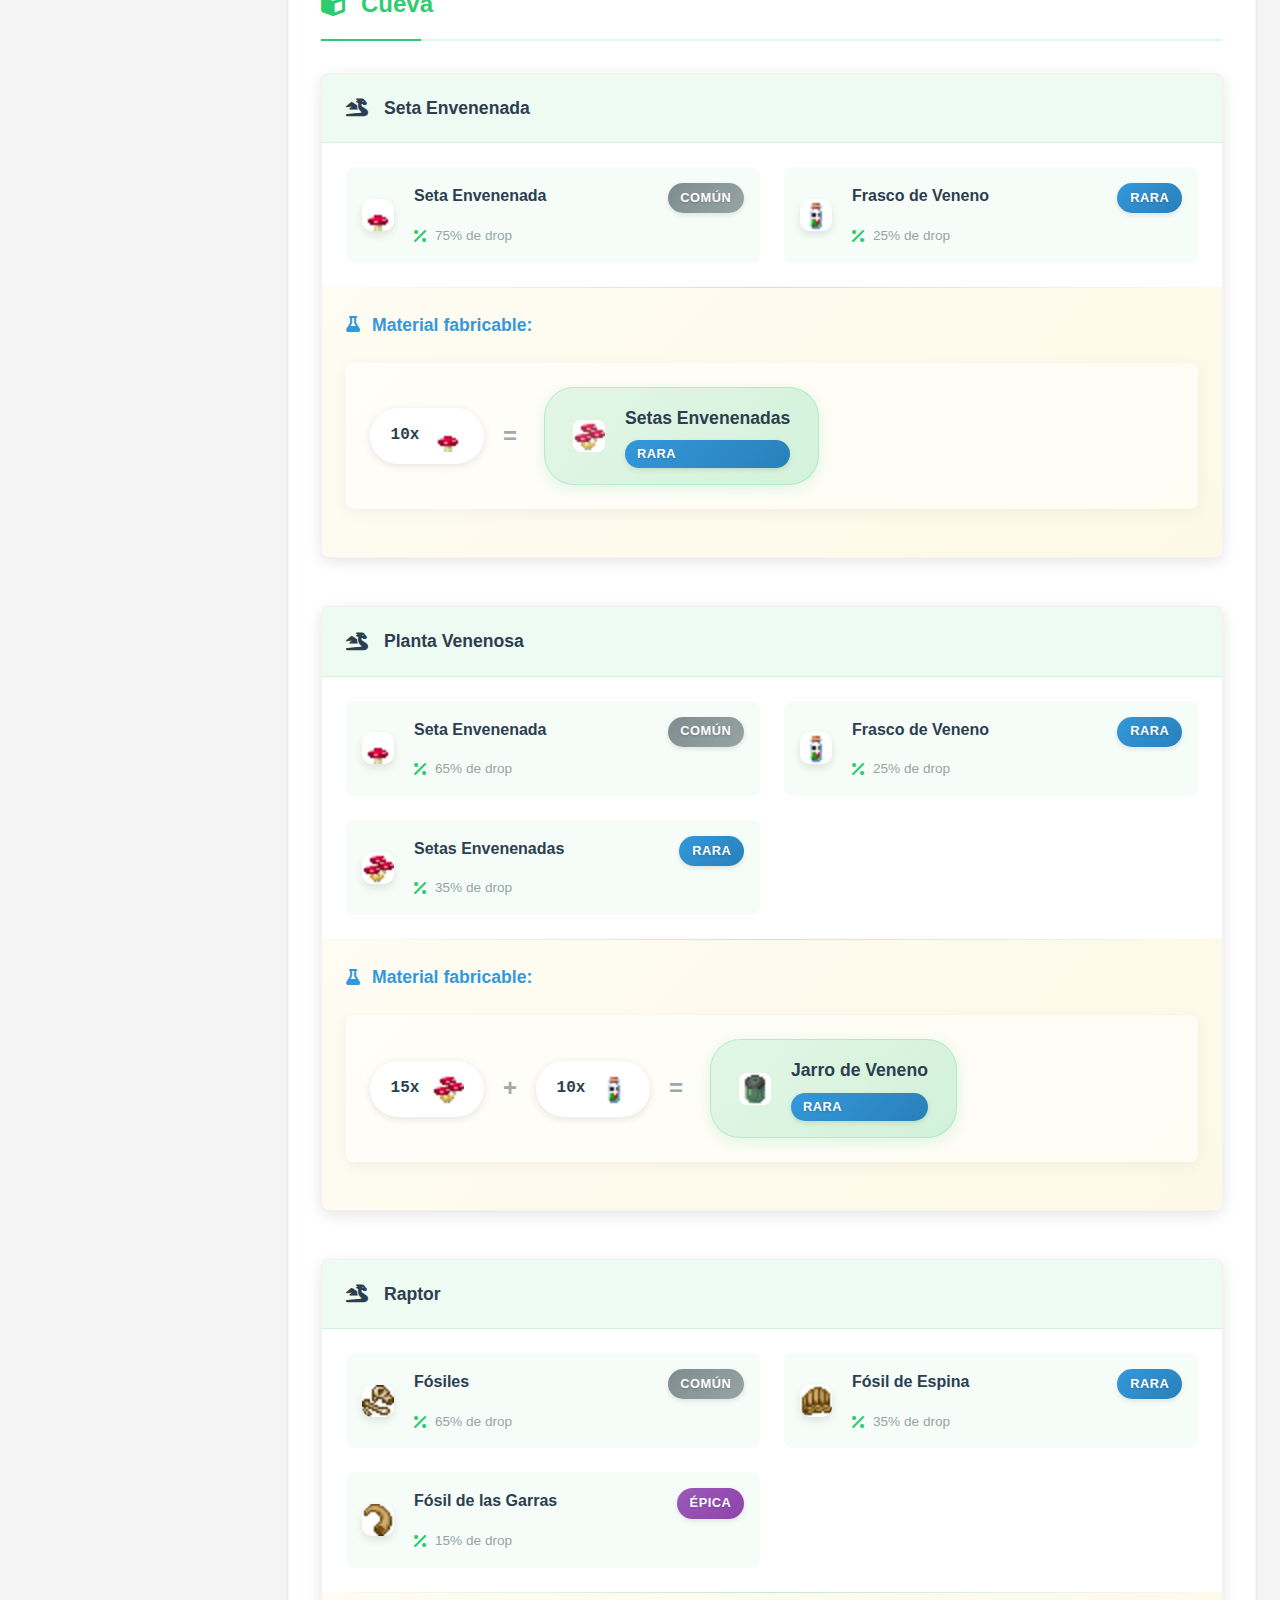
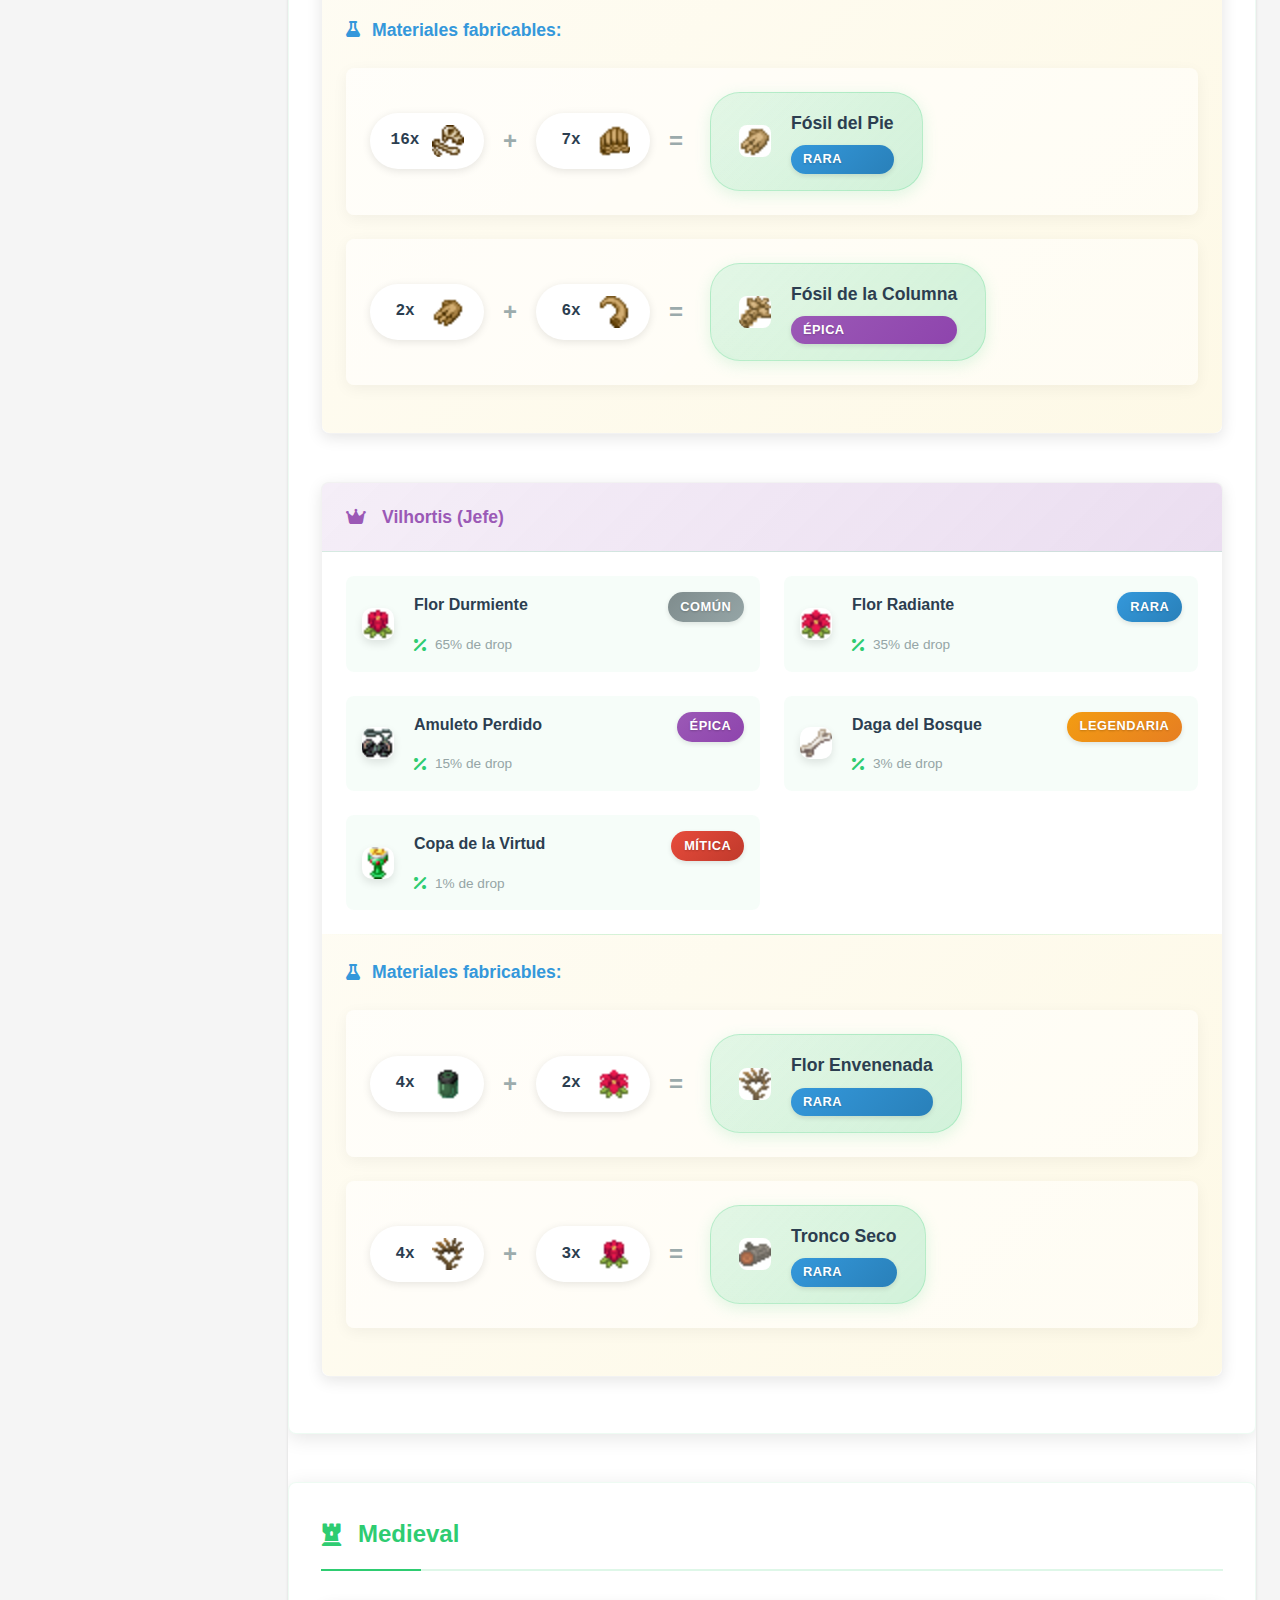
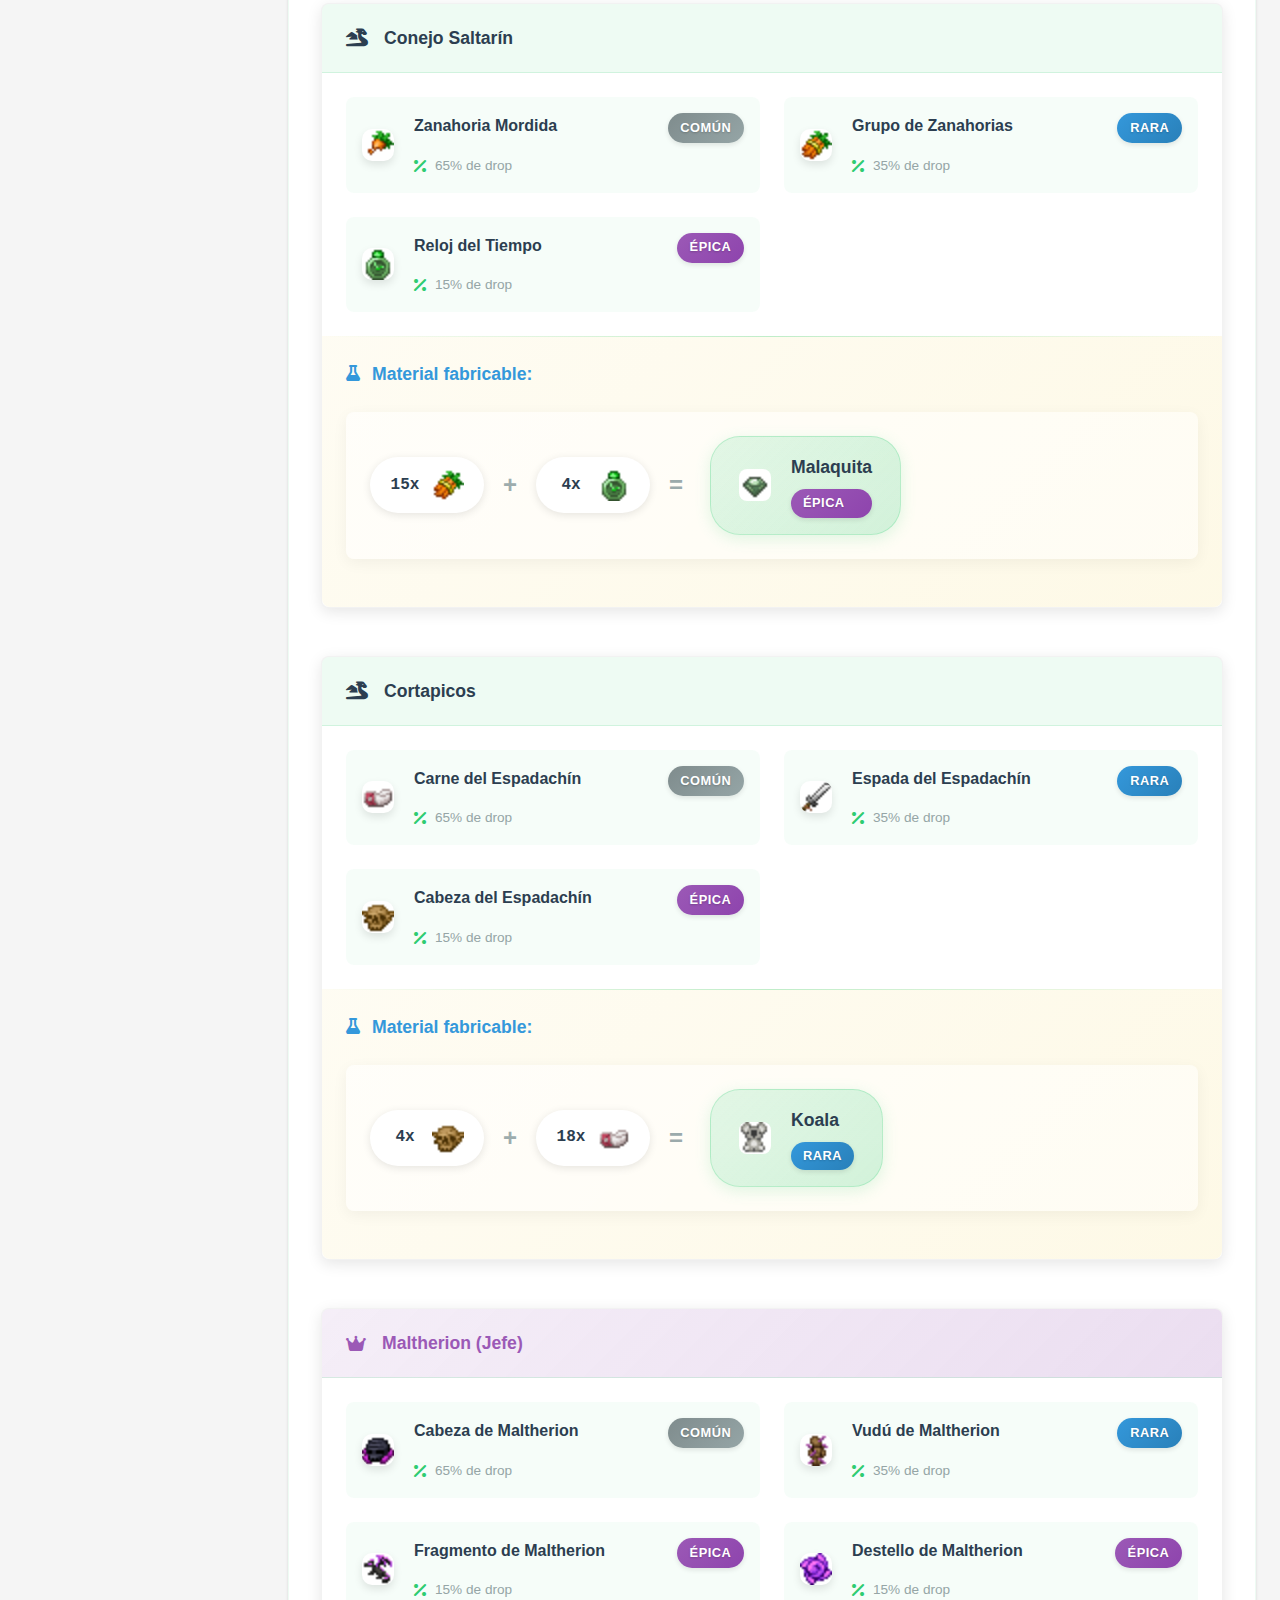
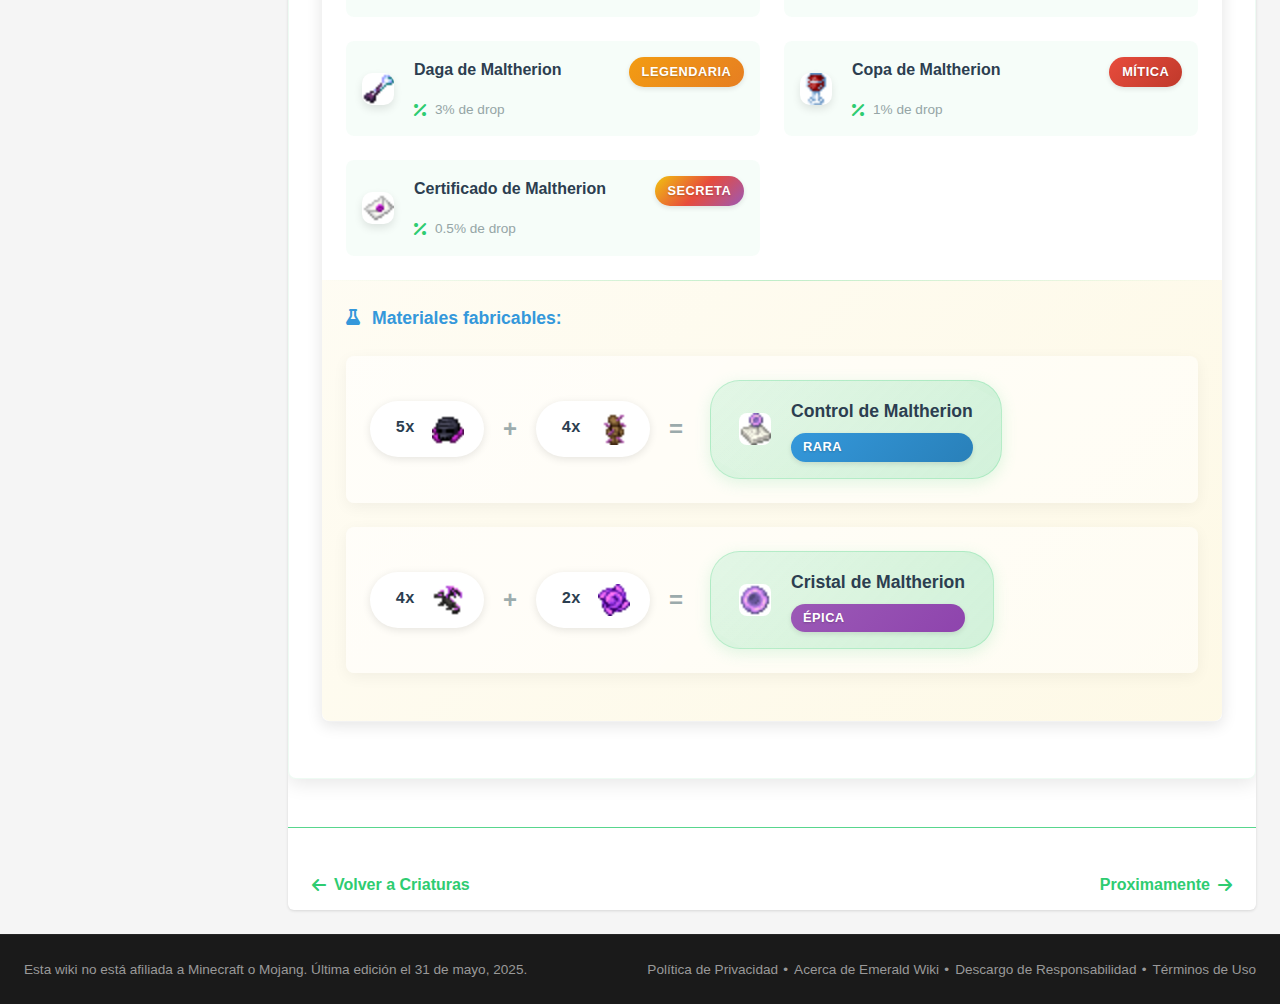
<file: pages/survivalop-materials.html>
<!DOCTYPE html>
<html lang="es">
<head>
    <meta charset="UTF-8">
    <meta name="viewport" content="width=device-width, initial-scale=1.0">
    <title>Materiales - SurvivalOP | Emerald Wiki</title>
    <link rel="stylesheet" href="https://cdnjs.cloudflare.com/ajax/libs/font-awesome/6.4.0/css/all.min.css">
    <link rel="shortcut icon" href="../assets/multimedia/img/esmeralda.png" type="image/x-icon">
    <link rel="stylesheet" href="../assets/css/main.css">
    <link rel="stylesheet" href="../assets/css/survivalop.css">
    <link rel="stylesheet" href="../assets/css/survivalop-materials.css">
</head>
<body>
    <header class="header">
        <div class="container header-container">
            <div class="logo">
                <img src="../assets/multimedia/img/esmeralda.png" alt="Emerald Wiki Logo">
                <div class="logo-text">
                    <h1 id="main-title">Emerald Wiki</h1>
                    <span id="main-subtitle" data-text-es="La Wiki oficial de EsmeraldaMC" data-text-en="The official EsmeraldaMC Wiki">La Wiki oficial de EsmeraldaMC</span>
                </div>
            </div>
        </div>
    </header>
    
    <nav class="navbar">
        <div class="container nav-container">
            <ul class="nav-menu">
                <li class="nav-item"><a href="../index.html" class="nav-link"><i class="fas fa-home"></i> <span class="nav-text" data-text-es="Página Principal" data-text-en="Main Page">Página Principal</span></a></li>
                <li class="nav-item"><a href="survivalop.html" class="nav-link"><i class="fas fa-list"></i> <span class="nav-text" data-text-es="SurvivalOP" data-text-en="SurvivalOP">SurvivalOP</span></a></li>
                <li class="nav-item"><a href="survivalop-dungeons.html" class="nav-link"><i class="fas fa-dungeon"></i> <span class="nav-text" data-text-es="Mazmorras" data-text-en="Dungeons">Mazmorras</span></a></li>
                <li class="nav-item"><a href="survivalop-mobs.html" class="nav-link"><i class="fas fa-dragon"></i> <span class="nav-text" data-text-es="Criaturas" data-text-en="Mobs">Criaturas</span></a></li>
                <li class="nav-item active"><a href="" class="nav-link"><i class="fas fa-gem"></i> <span class="nav-text" data-text-es="Materiales" data-text-en="Materials">Materiales</span></a></li>
            </ul>
            
            <div class="nav-tools">
                <div class="nav-tool" id="themeToggle">
                    <i class="fas fa-moon"></i> <span class="theme-text" data-text-es="Modo Oscuro" data-text-en="Dark Mode">Modo Oscuro</span>
                </div>
                
                <div class="nav-tool language-selector">
                    <i class="fas fa-globe"></i> <span class="language-text">Español</span>
                    <div class="language-options">
                        <div class="language-option active" data-lang="es">
                            <i class="fas fa-check"></i> Español
                        </div>
                        <div class="language-option" data-lang="en">
                            <span>English</span>
                        </div>
                    </div>
                </div>
            </div>
        </div>
    </nav>
    
    <main class="container main-layout">
        <aside class="sidebar">
            <div class="sidebar-card">
                <div class="sidebar-header">
                    <i class="fas fa-compass"></i> <span class="sidebar-header-text" data-text-es="Navegación" data-text-en="Navigation">Navegación</span>
                </div>
                <div class="sidebar-content">
                    <ul class="sidebar-list">
                        <li class="sidebar-item"><a href="survivalop.html" class="sidebar-link" data-text-es="Introducción" data-text-en="Introduction">Introducción</a></li>
                        <li class="sidebar-item"><a href="survivalop-dungeons.html" class="sidebar-link" data-text-es="Mazmorras" data-text-en="Dungeons">Mazmorras</a></li>
                        <li class="sidebar-item"><a href="survivalop-mobs.html" class="sidebar-link" data-text-es="Criaturas" data-text-en="Mobs">Criaturas</a></li>
                        <li class="sidebar-item active"><a href="survivalop-materials.html" class="sidebar-link" data-text-es="Materiales" data-text-en="Materials">Materiales</a></li>
                    </ul>
                </div>
            </div>
            
            <div class="sidebar-card">
                <div class="sidebar-header">
                    <i class="fa-solid fa-gem"></i> <span class="sidebar-header-text" data-text-es="EsmeraldaMC" data-text-en="EmeraldMC">EsmeraldaMC</span>
                </div>
                <div class="sidebar-content">
                    <ul class="sidebar-list">
                        <li class="sidebar-item"><p class="sidebar-link" data-text-es="Ip: play.esmeraldamc.com" data-text-en="Ip: play.esmeraldamc.com">Ip: play.esmeraldamc.com</p></li>
                        <li class="sidebar-item"><p class="sidebar-link" data-text-es="Puerto: 25525" data-text-en="Port: 25525">Puerto: 25525</p></li>
                    </ul>
                </div>
            </div>
            
            <div class="sidebar-card pulse">
                <div class="sidebar-header">
                    <i class="fas fa-gamepad"></i> <span class="sidebar-header-text" data-text-es="Modalidades Populares" data-text-en="Popular Modalities">Modalidades Populares</span>
                </div>
                <div class="sidebar-content">
                    <ul class="sidebar-list">
                        <li class="sidebar-item"><a href="survivalop.html" class="sidebar-link"><i class="fas fa-cloud-sun"></i> <span data-text-es="SurvivalOp" data-text-en="SurvivalOp">SurvivalOp</span></a></li>
                        <li class="sidebar-item"><p href="#" class="sidebar-link"><i class="fa-solid fa-tractor"></i> <span data-text-es="FarmBox" data-text-en="FarmBox">FarmBox</span></p></li>
                        <li class="sidebar-item"><p href="#" class="sidebar-link"><i class="fa-solid fa-earth-europe"></i> <span data-text-es="LandBox" data-text-en="LandBox">LandBox</span></p></li>
                        <li class="sidebar-item"><p href="#" class="sidebar-link"><i class="fa-solid fa-skull"></i> <span data-text-es="SurvivalSMP" data-text-en="SurvivalSMP">SurvivalSMP</span></p></li>
                    </ul>
                </div>
            </div>

            <div class="sidebar-card">
                <div class="sidebar-header">
                    <i class="fas fa-users"></i> <span class="sidebar-header-text" data-text-es="Comunidad" data-text-en="Community">Comunidad</span>
                </div>
                <div class="sidebar-content">
                    <ul class="sidebar-list">
                        <li class="sidebar-item"><a href="https://discord.gg/xDxEKtsMRa" class="sidebar-link" target="_blank" rel="noopener" rel="noreferrer" rel="nofollow"><i class="fab fa-discord"></i> <span data-text-es="Discord" data-text-en="Discord">Discord</span></a></li>
                        <li class="sidebar-item"><a href="https://kick.com/theelivan" class="sidebar-link" target="_blank" rel="noopener" rel="noreferrer" rel="nofollow"><i class="fa-brands fa-kickstarter"></i> <span data-text-es="Kick" data-text-en="Kick">Kick</span></a></li>
                        <li class="sidebar-item"><a href="https://www.tiktok.com/@theelivann" class="sidebar-link" target="_blank" rel="noopener" rel="noreferrer" rel="nofollow"><i class="fa-brands fa-tiktok"></i> <span data-text-es="Tiktok" data-text-en="Tiktok">Tiktok</span></a></li>
                        <li class="sidebar-item"><a href="https://www.youtube.com/@TheElivan" class="sidebar-link" target="_blank" rel="noopener" rel="noreferrer" rel="nofollow"><i class="fa-brands fa-youtube"></i> <span data-text-es="YouTube" data-text-en="YouTube">YouTube</span></a></li>
                    </ul>
                </div>
            </div>
        </aside>
        
        <div class="content">
            <div class="wiki-header">
                <span class="wiki-badge" data-text-es="Materiales" data-text-en="Materials">Materiales</span>
                <h1 class="wiki-title" data-text-es="Materiales y Recursos" data-text-en="Materials and Resources">Materiales y Recursos</h1>
                <p class="wiki-subtitle" data-text-es="Todos los materiales y recursos que puedes obtener en SurvivalOP, con información sobre cómo conseguirlos y sus usos." data-text-en="All materials and resources you can obtain in SurvivalOP, with information on how to get them and their uses.">
                    Todos los materiales y recursos que puedes obtener en SurvivalOP, con información sobre cómo conseguirlos y sus usos.
                </p>
                <div class="quick-info">
                    <div class="quick-info-item">
                        <div class="quick-info-label" data-text-es="Materiales" data-text-en="Materials">Materiales</div>
                        <div class="quick-info-value">49</div>
                    </div>
                    <div class="quick-info-item">
                        <div class="quick-info-label" data-text-es="Rarezas" data-text-en="Rarities">Rarezas</div>
                        <div class="quick-info-value">6</div>
                    </div>
                    <div class="quick-info-item">
                        <div class="quick-info-label" data-text-es="Recetas" data-text-en="Recipes">Recetas</div>
                        <div class="quick-info-value">17</div>
                    </div>
                </div>
            </div>

            <!-- Sistema de pestañas -->
            <div class="materials-tabs-wrapper">
                <div class="materials-tabs">
                    <div class="materials-tab active" data-tab="dungeon-materials">
                        <i class="fas fa-dungeon"></i>
                        <span data-text-es="Loot Mazmorras" data-text-en="Dungeon's Loot">Loot Mazmorras</span>
                        <span class="badge">32</span>
                    </div>
                    <div class="materials-tab" data-tab="crafted-materials">
                        <i class="fas fa-hammer"></i>
                        <span data-text-es="Fabricados" data-text-en="Crafted">Fabricados</span>
                        <span class="badge">17</span>
                    </div>
                </div>
            </div>
            
            <!-- Sistema de filtrado -->
            <div class="materials-filters">
                <div class="search-box">
                    <i class="fas fa-search"></i>
                    <input type="text" placeholder="Buscar materiales..." data-text-es="Buscar materiales..." data-text-en="Search materials...">
                </div>
                
                <div class="filter-group">
                    <span class="filter-label" data-text-es="Mazmorra:" data-text-en="Dungeon:">Mazmorra:</span>
                    <select class="filter-select" id="dungeon-filter">
                        <option value="all" data-text-es="Todas" data-text-en="All">Todas</option>
                        <option value="north-pole" data-text-es="Polo Norte" data-text-en="North Pole">Polo Norte</option>
                        <option value="cave" data-text-es="Cueva" data-text-en="Cave">Cueva</option>
                        <option value="medieval" data-text-es="Medieval" data-text-en="Medieval">Medieval</option>
                        <option value="cathedral" data-text-es="Catedral" data-text-en="Cathedral">Catedral</option>
                    </select>
                </div>
                <!-- 
                <div class="filter-group">
                    <span class="filter-label" data-text-es="Rareza:" data-text-en="Rarity:">Rareza:</span>
                    <select class="filter-select" id="rarity-filter">
                        <option value="all" data-text-es="Todas" data-text-en="All">Todas</option>
                        <option value="common" data-text-es="Común" data-text-en="Common">Común</option>
                        <option value="rare" data-text-es="Rara" data-text-en="Rare">Rara</option>
                        <option value="epic" data-text-es="Épica" data-text-en="Epic">Épica</option>
                        <option value="legendary" data-text-es="Legendaria" data-text-en="Legendary">Legendaria</option>
                        <option value="mythic" data-text-es="Mítica" data-text-en="Mythic">Mítica</option>
                        <option value="secret" data-text-es="Secreta" data-text-en="Secret">Secreta</option>
                    </select>
                </div>
                

                <div class="filter-group">
                    <span class="filter-label" data-text-es="Tipo:" data-text-en="Type:">Tipo:</span>
                    <select class="filter-select" id="type-filter">
                        <option value="all" data-text-es="Todos" data-text-en="All">Todos</option>
                        <option value="drop" data-text-es="Drop" data-text-en="Drop">Drop</option>
                        <option value="crafted" data-text-es="Fabricado" data-text-en="Crafted">Fabricado</option>
                    </select>
                </div>
                -->
                <button class="btn-primary btn-reset" id="resetFilters" data-text-es="Restablecer" data-text-en="Reset">
                    <i class="fas fa-undo"></i> <span class="reset-text" data-text-es="Restablecer" data-text-en="Reset">Restablecer</span>
                </button>
            </div>

            <!-- Contenido de pestañas -->
            <div class="materials-tab-content active" id="dungeon-materials">
                <div class="material-category">
                    <h3 class="material-category-title">
                        <i class="fas fa-snowflake"></i>
                        <span data-text-es="Polo Norte" data-text-en="North Pole">Polo Norte</span>
                    </h3>
                    
                    <div class="materials-grid">
                        <!-- Oso Helado -->
                        <div class="material-card expanded" data-dungeon="north-pole" data-rarity="common" data-type="drop">
                            <div class="material-header">
                                <i class="fas fa-dragon"></i>
                                <span data-text-es="Oso Helado" data-text-en="Frozen Bear">Oso Helado</span>
                            </div>
                            <div class="material-content">
                                <div class="material-item">
                                    <div class="material-image" style="background-image: url('../assets/multimedia/img/materials/polo-norte/polvo-glaciar.png');"></div>
                                    <div class="material-info">
                                        <h4 class="material-name" data-text-es="Polvo Glaciar" data-text-en="Glacial Dust">Polvo Glaciar</h4>
                                        <div class="material-rarity common" data-text-es="Común" data-text-en="Common">Común</div>
                                        <div class="material-drop-rate">
                                            <i class="fas fa-percentage"></i>
                                            <span data-text-es="80% de drop" data-text-en="80% drop rate">80% de drop</span>
                                        </div>
                                    </div>
                                </div>
                                
                                <div class="material-item">
                                    <div class="material-image" style="background-image: url('../assets/multimedia/img/materials/polo-norte/bloque-glaciar.png');"></div>
                                    <div class="material-info">
                                        <h4 class="material-name" data-text-es="Bloque Glaciar" data-text-en="Glacial Block">Bloque Glaciar</h4>
                                        <div class="material-rarity rare" data-text-es="Rara" data-text-en="Rare">Rara</div>
                                        <div class="material-drop-rate">
                                            <i class="fas fa-percentage"></i>
                                            <span data-text-es="20% de drop" data-text-en="20% drop rate">20% de drop</span>
                                        </div>
                                    </div>
                                </div>
                            </div>
                            
                            <div class="material-crafting">
                                <h5 class="crafting-title" data-text-es="Material fabricable:" data-text-en="Craftable material:">Material fabricable:</h5>
                                <div class="crafting-recipe">
                                    <div class="recipe-item">
                                        <span class="recipe-count">5x</span>
                                        <div class="recipe-image" style="background-image: url('../assets/multimedia/img/materials/polo-norte/polvo-glaciar.png');"></div>
                                    </div>
                                    <div class="recipe-plus">+</div>
                                    <div class="recipe-item">
                                        <span class="recipe-count">2x</span>
                                        <div class="recipe-image" style="background-image: url('../assets/multimedia/img/materials/polo-norte/bloque-glaciar.png');"></div>
                                    </div>
                                    <div class="recipe-equals">=</div>
                                    <div class="recipe-result">
                                        <div class="recipe-image" style="background-image: url('../assets/multimedia/img/materials/polo-norte/cristal-glaciar.png');"></div>
                                        <div class="recipe-info">
                                            <span class="recipe-name" data-text-es="Cristal Glaciar" data-text-en="Glacial Crystal">Cristal Glaciar</span>
                                            <span class="recipe-rarity rare" data-text-es="Rara" data-text-en="Rare">Rara</span>
                                        </div>
                                    </div>
                                </div>
                            </div>
                        </div>
                        
                        <!-- Regalo Sorpresa -->
                        <div class="material-card expanded" data-dungeon="north-pole" data-rarity="common" data-type="drop">
                            <div class="material-header">
                                <i class="fas fa-dragon"></i>
                                <span data-text-es="Regalo Sorpresa" data-text-en="Surprise Gift">Regalo Sorpresa</span>
                            </div>
                            <div class="material-content">
                                <div class="material-item">
                                    <div class="material-image" style="background-image: url('../assets/multimedia/img/materials/polo-norte/regalo-blanco.png');"></div>
                                    <div class="material-info">
                                        <h4 class="material-name" data-text-es="Regalo Básico Blanco" data-text-en="White Basic Gift">Regalo Básico Blanco</h4>
                                        <div class="material-rarity common" data-text-es="Común" data-text-en="Common">Común</div>
                                        <div class="material-drop-rate">
                                            <i class="fas fa-percentage"></i>
                                            <span data-text-es="50% de drop" data-text-en="50% drop rate">50% de drop</span>
                                        </div>
                                    </div>
                                </div>
                                
                                <div class="material-item">
                                    <div class="material-image" style="background-image: url('../assets/multimedia/img/materials/polo-norte/regalo-rojo.png');"></div>
                                    <div class="material-info">
                                        <h4 class="material-name" data-text-es="Regalo Básico Rojo" data-text-en="Red Basic Gift">Regalo Básico Rojo</h4>
                                        <div class="material-rarity common" data-text-es="Común" data-text-en="Common">Común</div>
                                        <div class="material-drop-rate">
                                            <i class="fas fa-percentage"></i>
                                            <span data-text-es="50% de drop" data-text-en="50% drop rate">50% de drop</span>
                                        </div>
                                    </div>
                                </div>
                                
                                <div class="material-item">
                                    <div class="material-image" style="background-image: url('../assets/multimedia/img/materials/polo-norte/regalo-mediano.png');"></div>
                                    <div class="material-info">
                                        <h4 class="material-name" data-text-es="Regalo Mediano" data-text-en="Medium Gift">Regalo Mediano</h4>
                                        <div class="material-rarity rare" data-text-es="Rara" data-text-en="Rare">Rara</div>
                                        <div class="material-drop-rate">
                                            <i class="fas fa-percentage"></i>
                                            <span data-text-es="15% de drop" data-text-en="15% drop rate">15% de drop</span>
                                        </div>
                                    </div>
                                </div>
                            </div>
                            
                            <div class="material-crafting">
                                <h5 class="crafting-title" data-text-es="Materiales fabricables:" data-text-en="Craftable materials:">Materiales fabricables:</h5>
                                
                                <div class="crafting-recipe">
                                    <div class="recipe-item">
                                        <span class="recipe-count">10x</span>
                                        <div class="recipe-image" style="background-image: url('../assets/multimedia/img/materials/polo-norte/regalo-blanco.png');"></div>
                                    </div>
                                    <div class="recipe-plus">+</div>
                                    <div class="recipe-item">
                                        <span class="recipe-count">10x</span>
                                        <div class="recipe-image" style="background-image: url('../assets/multimedia/img/materials/polo-norte/regalo-rojo.png');"></div>
                                    </div>
                                    <div class="recipe-equals">=</div>
                                    <div class="recipe-result">
                                        <div class="recipe-image" style="background-image: url('../assets/multimedia/img/materials/polo-norte/regalo-mediano.png');"></div>
                                        <div class="recipe-info">
                                            <span class="recipe-name" data-text-es="Regalo Mediano" data-text-en="Medium Gift">Regalo Mediano</span>
                                            <span class="recipe-rarity rare" data-text-es="Rara" data-text-en="Rare">Rara</span>
                                        </div>
                                    </div>
                                </div>
                                
                                <div class="crafting-recipe">
                                    <div class="recipe-item">
                                        <span class="recipe-count">10x</span>
                                        <div class="recipe-image" style="background-image: url('../assets/multimedia/img/materials/polo-norte/regalo-mediano.png');"></div>
                                    </div>
                                    <div class="recipe-equals">=</div>
                                    <div class="recipe-result">
                                        <div class="recipe-image" style="background-image: url('../assets/multimedia/img/materials/polo-norte/regalo-avanzado.png');"></div>
                                        <div class="recipe-info">
                                            <span class="recipe-name" data-text-es="Regalo Avanzado" data-text-en="Advanced Gift">Regalo Avanzado</span>
                                            <span class="recipe-rarity epic" data-text-es="Épica" data-text-en="Epic">Épica</span>
                                        </div>
                                    </div>
                                </div>
                            </div>
                        </div>
                        
                        <!-- Sylfrig (Boss) -->
                        <div class="material-card expanded" data-dungeon="north-pole" data-rarity="rare" data-type="drop">
                            <div class="material-header boss">
                                <i class="fas fa-crown"></i>
                                <span data-text-es="Sylfrig (Jefe)" data-text-en="Sylfrig (Boss)">Sylfrig (Jefe)</span>
                            </div>
                            <div class="material-content">
                                <div class="material-item">
                                    <div class="material-image" style="background-image: url('../assets/multimedia/img/materials/polo-norte/fragmento-helado.png');"></div>
                                    <div class="material-info">
                                        <h4 class="material-name" data-text-es="Fragmento Helado" data-text-en="Frozen Fragment">Fragmento Helado</h4>
                                        <div class="material-rarity rare" data-text-es="Rara" data-text-en="Rare">Rara</div>
                                        <div class="material-drop-rate">
                                            <i class="fas fa-percentage"></i>
                                            <span data-text-es="64% de drop" data-text-en="64% drop rate">64% de drop</span>
                                        </div>
                                    </div>
                                </div>
                                
                                <div class="material-item">
                                    <div class="material-image" style="background-image: url('../assets/multimedia/img/materials/polo-norte/rosa-helada.png');"></div>
                                    <div class="material-info">
                                        <h4 class="material-name" data-text-es="Rosa Helada" data-text-en="Frozen Rose">Rosa Helada</h4>
                                        <div class="material-rarity epic" data-text-es="Épica" data-text-en="Epic">Épica</div>
                                        <div class="material-drop-rate">
                                            <i class="fas fa-percentage"></i>
                                            <span data-text-es="25% de drop" data-text-en="25% drop rate">25% de drop</span>
                                        </div>
                                    </div>
                                </div>
                                
                                <div class="material-item">
                                    <div class="material-image" style="background-image: url('../assets/multimedia/img/materials/polo-norte/daga-helada.png');"></div>
                                    <div class="material-info">
                                        <h4 class="material-name" data-text-es="Daga Helada" data-text-en="Frozen Dagger">Daga Helada</h4>
                                        <div class="material-rarity legendary" data-text-es="Legendaria" data-text-en="Legendary">Legendaria</div>
                                        <div class="material-drop-rate">
                                            <i class="fas fa-percentage"></i>
                                            <span data-text-es="1% de drop" data-text-en="1% drop rate">1% de drop</span>
                                        </div>
                                    </div>
                                </div>
                            </div>
                            
                            <div class="material-crafting">
                                <h5 class="crafting-title" data-text-es="Materiales fabricables:" data-text-en="Craftable materials:">Materiales fabricables:</h5>
                                
                                <div class="crafting-recipe">
                                    <div class="recipe-item">
                                        <span class="recipe-count">3x</span>
                                        <div class="recipe-image" style="background-image: url('../assets/multimedia/img/materials/polo-norte/fragmento-helado.png');"></div>
                                    </div>
                                    <div class="recipe-plus">+</div>
                                    <div class="recipe-item">
                                        <span class="recipe-count">2x</span>
                                        <div class="recipe-image" style="background-image: url('../assets/multimedia/img/materials/polo-norte/bolsa-carbon.png');"></div>
                                    </div>
                                    <div class="recipe-equals">=</div>
                                    <div class="recipe-result">
                                        <div class="recipe-image" style="background-image: url('../assets/multimedia/img/materials/polo-norte/calcetin-navideno.png');"></div>
                                        <div class="recipe-info">
                                            <span class="recipe-name" data-text-es="Calcetín Navideño" data-text-en="Christmas Sock">Calcetín Navideño</span>
                                            <span class="recipe-rarity epic" data-text-es="Épica" data-text-en="Epic">Épica</span>
                                        </div>
                                    </div>
                                </div>
                                
                                <div class="crafting-recipe">
                                    <div class="recipe-item">
                                        <span class="recipe-count">2x</span>
                                        <div class="recipe-image" style="background-image: url('../assets/multimedia/img/materials/polo-norte/calcetin-navideno.png');"></div>
                                    </div>
                                    <div class="recipe-plus">+</div>
                                    <div class="recipe-item">
                                        <span class="recipe-count">2x</span>
                                        <div class="recipe-image" style="background-image: url('../assets/multimedia/img/materials/polo-norte/rosa-helada.png');"></div>
                                    </div>
                                    <div class="recipe-equals">=</div>
                                    <div class="recipe-result">
                                        <div class="recipe-image" style="background-image: url('../assets/multimedia/img/materials/polo-norte/sudadera-navideno.png');"></div>
                                        <div class="recipe-info">
                                            <span class="recipe-name" data-text-es="Sudadera Navideña" data-text-en="Christmas Sweater">Sudadera Navideña</span>
                                            <span class="recipe-rarity epic" data-text-es="Épica" data-text-en="Epic">Épica</span>
                                        </div>
                                    </div>
                                </div>
                            </div>
                        </div>
                    </div>
                </div>
                <!-- Mazmorra Cueva -->
                <div class="material-category">
                    <h3 class="material-category-title">
                        <i class="fa-solid fa-cube"></i>
                        <span data-text-es="Cueva" data-text-en="Cave">Cueva</span>
                    </h3>


                    <div class="materials-grid">
                        <!-- Seta Envenenada -->
                        <div class="material-card expanded" data-dungeon="cave" data-rarity="common" data-type="drop">
                            <div class="material-header">
                                <i class="fas fa-dragon"></i>
                                <span data-text-es="Seta Envenenada" data-text-en="Poisonous Mushroom">Seta Envenenada</span>
                            </div>
                            <div class="material-content">
                                <div class="material-item">
                                    <div class="material-image" style="background-image: url('../assets/multimedia/img/materials/cueva/seta-envenenada.png');"></div>
                                    <div class="material-info">
                                        <h4 class="material-name" data-text-es="Seta Envenenada" data-text-en="Poisonous Mushroom">Seta Envenenada</h4>
                                        <div class="material-rarity common" data-text-es="Común" data-text-en="Common">Común</div>
                                        <div class="material-drop-rate">
                                            <i class="fas fa-percentage"></i>
                                            <span data-text-es="75% de drop" data-text-en="75% drop rate">75% de drop</span>
                                        </div>
                                    </div>
                                </div>

                                <div class="material-item">
                                    <div class="material-image" style="background-image: url('../assets/multimedia/img/materials/cueva/frasco-veneno.png');"></div>
                                    <div class="material-info">
                                        <h4 class="material-name" data-text-es="Frasco de Veneno" data-text-en="Poison Vial">Frasco de Veneno</h4>
                                        <div class="material-rarity rare" data-text-es="Rara" data-text-en="Rare">Rara</div>
                                        <div class="material-drop-rate">
                                            <i class="fas fa-percentage"></i>
                                            <span data-text-es="25% de drop" data-text-en="25% drop rate">25% de drop</span>
                                        </div>
                                    </div>
                                </div>
                            </div>

                            <div class="material-crafting">
                                <h5 class="crafting-title" data-text-es="Material fabricable:" data-text-en="Craftable material:">Material fabricable:</h5>
                                <div class="crafting-recipe">
                                    <div class="recipe-item">
                                        <span class="recipe-count">10x</span>
                                        <div class="recipe-image" style="background-image: url('../assets/multimedia/img/materials/cueva/seta-envenenada.png');"></div>
                                    </div>
                                    <div class="recipe-equals">=</div>
                                    <div class="recipe-result">
                                        <div class="recipe-image" style="background-image: url('../assets/multimedia/img/materials/cueva/setas-envenenadas.png');"></div>
                                        <div class="recipe-info">
                                            <span class="recipe-name" data-text-es="Setas Envenenadas" data-text-en="Poisonous Mushrooms">Setas Envenenadas</span>
                                            <span class="recipe-rarity rare" data-text-es="Rara" data-text-en="Rare">Rara</span>
                                        </div>
                                    </div>
                                </div>
                            </div>
                        </div>

                        <!-- Planta Venenosa -->
                        <div class="material-card expanded" data-dungeon="cave" data-rarity="common" data-type="drop">
                            <div class="material-header">
                                <i class="fas fa-dragon"></i>
                                <span data-text-es="Planta Venenosa" data-text-en="Poisonous Plant">Planta Venenosa</span>
                            </div>
                            <div class="material-content">
                                <div class="material-item">
                                    <div class="material-image" style="background-image: url('../assets/multimedia/img/materials/cueva/seta-envenenada.png');"></div>
                                    <div class="material-info">
                                        <h4 class="material-name" data-text-es="Seta Envenenada" data-text-en="Poisonous Mushroom">Seta Envenenada</h4>
                                        <div class="material-rarity common" data-text-es="Común" data-text-en="Common">Común</div>
                                        <div class="material-drop-rate">
                                            <i class="fas fa-percentage"></i>
                                            <span data-text-es="65% de drop" data-text-en="65% drop rate">65% de drop</span>
                                        </div>
                                    </div>
                                </div>

                                <div class="material-item">
                                    <div class="material-image" style="background-image: url('../assets/multimedia/img/materials/cueva/frasco-veneno.png');"></div>
                                    <div class="material-info">
                                        <h4 class="material-name" data-text-es="Frasco de Veneno" data-text-en="Poison Vial">Frasco de Veneno</h4>
                                        <div class="material-rarity rare" data-text-es="Rara" data-text-en="Rare">Rara</div>
                                        <div class="material-drop-rate">
                                            <i class="fas fa-percentage"></i>
                                            <span data-text-es="25% de drop" data-text-en="25% drop rate">25% de drop</span>
                                        </div>
                                    </div>
                                </div>

                                <div class="material-item">
                                    <div class="material-image" style="background-image: url('../assets/multimedia/img/materials/cueva/setas-envenenadas.png');"></div>
                                    <div class="material-info">
                                        <h4 class="material-name" data-text-es="Setas Envenenadas" data-text-en="Poisonous Mushrooms">Setas Envenenadas</h4>
                                        <div class="material-rarity rare" data-text-es="Rara" data-text-en="Rare">Rara</div>
                                        <div class="material-drop-rate">
                                            <i class="fas fa-percentage"></i>
                                            <span data-text-es="35% de drop" data-text-en="15% drop rate">35% de drop</span>
                                        </div>
                                    </div>
                                </div>
                            </div>

                            <div class="material-crafting">
                                <h5 class="crafting-title" data-text-es="Material fabricable:" data-text-en="Craftable material:">Material fabricable:</h5>
                                <div class="crafting-recipe">
                                    <div class="recipe-item">
                                        <span class="recipe-count">15x</span>
                                        <div class="recipe-image" style="background-image: url('../assets/multimedia/img/materials/cueva/setas-envenenadas.png');"></div>
                                    </div>
                                    <div class="recipe-plus">+</div>
                                    <div class="recipe-item">
                                        <span class="recipe-count">10x</span>
                                        <div class="recipe-image" style="background-image: url('../assets/multimedia/img/materials/cueva/frasco-veneno.png');"></div>
                                    </div>
                                    <div class="recipe-equals">=</div>
                                    <div class="recipe-result">
                                        <div class="recipe-image" style="background-image: url('../assets/multimedia/img/materials/cueva/jarro-veneno.png');"></div>
                                        <div class="recipe-info">
                                            <span class="recipe-name" data-text-es="Jarro de Veneno" data-text-en="Poison Jar">Jarro de Veneno</span>
                                            <span class="recipe-rarity rare" data-text-es="Rara" data-text-en="Rare">Rara</span>
                                        </div>
                                    </div>
                                </div>
                            </div>
                        </div>

                        <!-- Raptor -->
                        <div class="material-card expanded" data-dungeon="cave" data-rarity="common" data-type="drop">
                            <div class="material-header">
                                <i class="fas fa-dragon"></i>
                                <span data-text-es="Raptor" data-text-en="Raptor">Raptor</span>
                            </div>
                            <div class="material-content">
                                <div class="material-item">
                                    <div class="material-image" style="background-image: url('../assets/multimedia/img/materials/cueva/fosil.png');"></div>
                                    <div class="material-info">
                                        <h4 class="material-name" data-text-es="Fósiles" data-text-en="Fossils">Fósiles</h4>
                                        <div class="material-rarity common" data-text-es="Común" data-text-en="Common">Común</div>
                                        <div class="material-drop-rate">
                                            <i class="fas fa-percentage"></i>
                                            <span data-text-es="65% de drop" data-text-en="65% drop rate">65% de drop</span>
                                        </div>
                                    </div>
                                </div>

                                <div class="material-item">
                                    <div class="material-image" style="background-image: url('../assets/multimedia/img/materials/cueva/fosil-espina.png');"></div>
                                    <div class="material-info">
                                        <h4 class="material-name" data-text-es="Fósil de Espina" data-text-en="Spine Fossil">Fósil de Espina</h4>
                                        <div class="material-rarity rare" data-text-es="Rara" data-text-en="Rare">Rara</div>
                                        <div class="material-drop-rate">
                                            <i class="fas fa-percentage"></i>
                                            <span data-text-es="35% de drop" data-text-en="35% drop rate">35% de drop</span>
                                        </div>
                                    </div>
                                </div>

                                <div class="material-item">
                                    <div class="material-image" style="background-image: url('../assets/multimedia/img/materials/cueva/fosil-garras.png');"></div>
                                    <div class="material-info">
                                        <h4 class="material-name" data-text-es="Fósil de las Garras" data-text-en="Claw Fossil">Fósil de las Garras</h4>
                                        <div class="material-rarity epic" data-text-es="Épica" data-text-en="Epic">Épica</div>
                                        <div class="material-drop-rate">
                                            <i class="fas fa-percentage"></i>
                                            <span data-text-es="15% de drop" data-text-en="15% drop rate">15% de drop</span>
                                        </div>
                                    </div>
                                </div>
                            </div>

                            <div class="material-crafting">
                                <h5 class="crafting-title" data-text-es="Materiales fabricables:" data-text-en="Craftable materials:">Materiales fabricables:</h5>

                                <div class="crafting-recipe">
                                    <div class="recipe-item">
                                        <span class="recipe-count">16x</span>
                                        <div class="recipe-image" style="background-image: url('../assets/multimedia/img/materials/cueva/fosil.png');"></div>
                                    </div>
                                    <div class="recipe-plus">+</div>
                                    <div class="recipe-item">
                                        <span class="recipe-count">7x</span>
                                        <div class="recipe-image" style="background-image: url('../assets/multimedia/img/materials/cueva/fosil-espina.png');"></div>
                                    </div>
                                    <div class="recipe-equals">=</div>
                                    <div class="recipe-result">
                                        <div class="recipe-image" style="background-image: url('../assets/multimedia/img/materials/cueva/fosil-pie.png');"></div>
                                        <div class="recipe-info">
                                            <span class="recipe-name" data-text-es="Fósil del Pie" data-text-en="Foot Fossil">Fósil del Pie</span>
                                            <span class="recipe-rarity rare" data-text-es="Rara" data-text-en="Rare">Rara</span>
                                        </div>
                                    </div>
                                </div>

                                <div class="crafting-recipe">
                                    <div class="recipe-item">
                                        <span class="recipe-count">2x</span>
                                        <div class="recipe-image" style="background-image: url('../assets/multimedia/img/materials/cueva/fosil-pie.png');"></div>
                                    </div>
                                    <div class="recipe-plus">+</div>
                                    <div class="recipe-item">
                                        <span class="recipe-count">6x</span>
                                        <div class="recipe-image" style="background-image: url('../assets/multimedia/img/materials/cueva/fosil-garras.png');"></div>
                                    </div>
                                    <div class="recipe-equals">=</div>
                                    <div class="recipe-result">
                                        <div class="recipe-image" style="background-image: url('../assets/multimedia/img/materials/cueva/fosil-columna.png');"></div>
                                        <div class="recipe-info">
                                            <span class="recipe-name" data-text-es="Fósil de la Columna" data-text-en="Spine Column Fossil">Fósil de la Columna</span>
                                            <span class="recipe-rarity epic" data-text-es="Épica" data-text-en="Epic">Épica</span>
                                        </div>
                                    </div>
                                </div>
                            </div>
                        </div>

                        <!-- Vilhortis (Boss) -->
                        <div class="material-card expanded" data-dungeon="cave" data-rarity="rare" data-type="drop">
                            <div class="material-header boss">
                                <i class="fas fa-crown"></i>
                                <span data-text-es="Vilhortis (Jefe)" data-text-en="Vilhortis (Boss)">Vilhortis (Jefe)</span>
                            </div>
                            <div class="material-content">
                                <div class="material-item">
                                    <div class="material-image" style="background-image: url('../assets/multimedia/img/materials/cueva/flor-durmiente.png');"></div>
                                    <div class="material-info">
                                        <h4 class="material-name" data-text-es="Flor Durmiente" data-text-en="Sleeping Flower">Flor Durmiente</h4>
                                        <div class="material-rarity common" data-text-es="Común" data-text-en="Common">Común</div>
                                        <div class="material-drop-rate">
                                            <i class="fas fa-percentage"></i>
                                            <span data-text-es="65% de drop" data-text-en="65% drop rate">65% de drop</span>
                                        </div>
                                    </div>
                                </div>

                                <div class="material-item">
                                    <div class="material-image" style="background-image: url('../assets/multimedia/img/materials/cueva/flor-radiante.png');"></div>
                                    <div class="material-info">
                                        <h4 class="material-name" data-text-es="Flor Radiante" data-text-en="Radiant Flower">Flor Radiante</h4>
                                        <div class="material-rarity rare" data-text-es="Rara" data-text-en="Rare">Rara</div>
                                        <div class="material-drop-rate">
                                            <i class="fas fa-percentage"></i>
                                            <span data-text-es="35% de drop" data-text-en="35% drop rate">35% de drop</span>
                                        </div>
                                    </div>
                                </div>

                                <div class="material-item">
                                    <div class="material-image" style="background-image: url('../assets/multimedia/img/materials/cueva/amuleto-perdido.png');"></div>
                                    <div class="material-info">
                                        <h4 class="material-name" data-text-es="Amuleto Perdido" data-text-en="Lost Amulet">Amuleto Perdido</h4>
                                        <div class="material-rarity epic" data-text-es="Épica" data-text-en="Epic">Épica</div>
                                        <div class="material-drop-rate">
                                            <i class="fas fa-percentage"></i>
                                            <span data-text-es="15% de drop" data-text-en="15% drop rate">15% de drop</span>
                                        </div>
                                    </div>
                                </div>

                                <div class="material-item">
                                    <div class="material-image" style="background-image: url('../assets/multimedia/img/materials/cueva/daga-bosque.png');"></div>
                                    <div class="material-info">
                                        <h4 class="material-name" data-text-es="Daga del Bosque" data-text-en="Forest Dagger">Daga del Bosque</h4>
                                        <div class="material-rarity legendary" data-text-es="Legendaria" data-text-en="Legendary">Legendaria</div>
                                        <div class="material-drop-rate">
                                            <i class="fas fa-percentage"></i>
                                            <span data-text-es="3% de drop" data-text-en="3% drop rate">3% de drop</span>
                                        </div>
                                    </div>
                                </div>

                                <div class="material-item">
                                    <div class="material-image" style="background-image: url('../assets/multimedia/img/materials/cueva/copa-virtud.png');"></div>
                                    <div class="material-info">
                                        <h4 class="material-name" data-text-es="Copa de la Virtud" data-text-en="Virtue Cup">Copa de la Virtud</h4>
                                        <div class="material-rarity mythic" data-text-es="Mítica" data-text-en="Mythic">Mítica</div>
                                        <div class="material-drop-rate">
                                            <i class="fas fa-percentage"></i>
                                            <span data-text-es="1% de drop" data-text-en="1% drop rate">1% de drop</span>
                                        </div>
                                    </div>
                                </div>
                            </div>

                            <div class="material-crafting">
                                <h5 class="crafting-title" data-text-es="Materiales fabricables:" data-text-en="Craftable materials:">Materiales fabricables:</h5>

                                <div class="crafting-recipe">
                                    <div class="recipe-item">
                                        <span class="recipe-count">4x</span>
                                        <div class="recipe-image" style="background-image: url('../assets/multimedia/img/materials/cueva/jarro-veneno.png');"></div>
                                    </div>
                                    <div class="recipe-plus">+</div>
                                    <div class="recipe-item">
                                        <span class="recipe-count">2x</span>
                                        <div class="recipe-image" style="background-image: url('../assets/multimedia/img/materials/cueva/flor-radiante.png');"></div>
                                    </div>
                                    <div class="recipe-equals">=</div>
                                    <div class="recipe-result">
                                        <div class="recipe-image" style="background-image: url('../assets/multimedia/img/materials/cueva/flor-envenenada.png');"></div>
                                        <div class="recipe-info">
                                            <span class="recipe-name" data-text-es="Flor Envenenada" data-text-en="Poisoned Flower">Flor Envenenada</span>
                                            <span class="recipe-rarity rare" data-text-es="Rara" data-text-en="Rare">Rara</span>
                                        </div>
                                    </div>
                                </div>

                                <div class="crafting-recipe">
                                    <div class="recipe-item">
                                        <span class="recipe-count">4x</span>
                                        <div class="recipe-image" style="background-image: url('../assets/multimedia/img/materials/cueva/flor-envenenada.png');"></div>
                                    </div>
                                    <div class="recipe-plus">+</div>
                                    <div class="recipe-item">
                                        <span class="recipe-count">3x</span>
                                        <div class="recipe-image" style="background-image: url('../assets/multimedia/img/materials/cueva/flor-durmiente.png');"></div>
                                    </div>
                                    <div class="recipe-equals">=</div>
                                    <div class="recipe-result">
                                        <div class="recipe-image" style="background-image: url('../assets/multimedia/img/materials/cueva/tronco-seco.png');"></div>
                                        <div class="recipe-info">
                                            <span class="recipe-name" data-text-es="Tronco Seco" data-text-en="Dry Trunk">Tronco Seco</span>
                                            <span class="recipe-rarity rare" data-text-es="Rara" data-text-en="Rare">Rara</span>
                                        </div>
                                    </div>
                                </div>
                            </div>
                        </div>
                    </div>
                </div>
                <!-- Mazmorra Medieval -->
                <div class="material-category">
                    <h3 class="material-category-title">
                        <i class="fas fa-chess-rook"></i>
                        <span data-text-es="Medieval" data-text-en="Medieval">Medieval</span>
                    </h3>
                    
                    <div class="materials-grid">
                        <!-- Conejo Saltarin -->
                        <div class="material-card expanded" data-dungeon="medieval" data-rarity="common" data-type="drop">
                            <div class="material-header">
                                <i class="fas fa-dragon"></i>
                                <span data-text-es="Conejo Saltarín" data-text-en="Jumping Rabbit">Conejo Saltarín</span>
                            </div>
                            <div class="material-content">
                                <div class="material-item">
                                    <div class="material-image" style="background-image: url('../assets/multimedia/img/materials/medieval/zanahoria-mordida.png');"></div>
                                    <div class="material-info">
                                        <h4 class="material-name" data-text-es="Zanahoria Mordida" data-text-en="Bitten Carrot">Zanahoria Mordida</h4>
                                        <div class="material-rarity common" data-text-es="Común" data-text-en="Common">Común</div>
                                        <div class="material-drop-rate">
                                            <i class="fas fa-percentage"></i>
                                            <span data-text-es="65% de drop" data-text-en="65% drop rate">65% de drop</span>
                                        </div>
                                    </div>
                                </div>
                                
                                <div class="material-item">
                                    <div class="material-image" style="background-image: url('../assets/multimedia/img/materials/medieval/grupo-zanahorias.png');"></div>
                                    <div class="material-info">
                                        <h4 class="material-name" data-text-es="Grupo de Zanahorias" data-text-en="Carrot Bunch">Grupo de Zanahorias</h4>
                                        <div class="material-rarity rare" data-text-es="Rara" data-text-en="Rare">Rara</div>
                                        <div class="material-drop-rate">
                                            <i class="fas fa-percentage"></i>
                                            <span data-text-es="35% de drop" data-text-en="35% drop rate">35% de drop</span>
                                        </div>
                                    </div>
                                </div>
                                
                                <div class="material-item">
                                    <div class="material-image" style="background-image: url('../assets/multimedia/img/materials/medieval/reloj-tiempo.png');"></div>
                                    <div class="material-info">
                                        <h4 class="material-name" data-text-es="Reloj del Tiempo" data-text-en="Time Clock">Reloj del Tiempo</h4>
                                        <div class="material-rarity epic" data-text-es="Épica" data-text-en="Epic">Épica</div>
                                        <div class="material-drop-rate">
                                            <i class="fas fa-percentage"></i>
                                            <span data-text-es="15% de drop" data-text-en="15% drop rate">15% de drop</span>
                                        </div>
                                    </div>
                                </div>
                            </div>
                            
                            <div class="material-crafting">
                                <h5 class="crafting-title" data-text-es="Material fabricable:" data-text-en="Craftable material:">Material fabricable:</h5>
                                <div class="crafting-recipe">
                                    <div class="recipe-item">
                                        <span class="recipe-count">15x</span>
                                        <div class="recipe-image" style="background-image: url('../assets/multimedia/img/materials/medieval/grupo-zanahorias.png');"></div>
                                    </div>
                                    <div class="recipe-plus">+</div>
                                    <div class="recipe-item">
                                        <span class="recipe-count">4x</span>
                                        <div class="recipe-image" style="background-image: url('../assets/multimedia/img/materials/medieval/reloj-tiempo.png');"></div>
                                    </div>
                                    <div class="recipe-equals">=</div>
                                    <div class="recipe-result">
                                        <div class="recipe-image" style="background-image: url('../assets/multimedia/img/materials/medieval/malaquita.png');"></div>
                                        <div class="recipe-info">
                                            <span class="recipe-name" data-text-es="Malaquita" data-text-en="Malachite">Malaquita</span>
                                            <span class="recipe-rarity epic" data-text-es="Épica" data-text-en="Epic">Épica</span>
                                        </div>
                                    </div>
                                </div>
                            </div>
                        </div>
                        
                        <!-- Cortapicos -->
                        <div class="material-card expanded" data-dungeon="medieval" data-rarity="common" data-type="drop">
                            <div class="material-header">
                                <i class="fas fa-dragon"></i>
                                <span data-text-es="Cortapicos" data-text-en="Swordsman">Cortapicos</span>
                            </div>
                            <div class="material-content">
                                <div class="material-item">
                                    <div class="material-image" style="background-image: url('../assets/multimedia/img/materials/medieval/carne-espadachin.png');"></div>
                                    <div class="material-info">
                                        <h4 class="material-name" data-text-es="Carne del Espadachín" data-text-en="Swordsman's Meat">Carne del Espadachín</h4>
                                        <div class="material-rarity common" data-text-es="Común" data-text-en="Common">Común</div>
                                        <div class="material-drop-rate">
                                            <i class="fas fa-percentage"></i>
                                            <span data-text-es="65% de drop" data-text-en="65% drop rate">65% de drop</span>
                                        </div>
                                    </div>
                                </div>
                                
                                <div class="material-item">
                                    <div class="material-image" style="background-image: url('../assets/multimedia/img/materials/medieval/espada-espadachin.png');"></div>
                                    <div class="material-info">
                                        <h4 class="material-name" data-text-es="Espada del Espadachín" data-text-en="Swordsman's Sword">Espada del Espadachín</h4>
                                        <div class="material-rarity rare" data-text-es="Rara" data-text-en="Rare">Rara</div>
                                        <div class="material-drop-rate">
                                            <i class="fas fa-percentage"></i>
                                            <span data-text-es="35% de drop" data-text-en="35% drop rate">35% de drop</span>
                                        </div>
                                    </div>
                                </div>
                                
                                <div class="material-item">
                                    <div class="material-image" style="background-image: url('../assets/multimedia/img/materials/medieval/cabeza-espadachin.png');"></div>
                                    <div class="material-info">
                                        <h4 class="material-name" data-text-es="Cabeza del Espadachín" data-text-en="Swordsman's Head">Cabeza del Espadachín</h4>
                                        <div class="material-rarity epic" data-text-es="Épica" data-text-en="Epic">Épica</div>
                                        <div class="material-drop-rate">
                                            <i class="fas fa-percentage"></i>
                                            <span data-text-es="15% de drop" data-text-en="15% drop rate">5% de drop</span>
                                        </div>
                                    </div>
                                </div>
                            </div>
                            
                            <div class="material-crafting">
                                <h5 class="crafting-title" data-text-es="Material fabricable:" data-text-en="Craftable material:">Material fabricable:</h5>
                                <div class="crafting-recipe">
                                    <div class="recipe-item">
                                        <span class="recipe-count">4x</span>
                                        <div class="recipe-image" style="background-image: url('../assets/multimedia/img/materials/medieval/cabeza-espadachin.png');"></div>
                                    </div>
                                    <div class="recipe-plus">+</div>
                                    <div class="recipe-item">
                                        <span class="recipe-count">18x</span>
                                        <div class="recipe-image" style="background-image: url('../assets/multimedia/img/materials/medieval/carne-espadachin.png');"></div>
                                    </div>
                                    <div class="recipe-equals">=</div>
                                    <div class="recipe-result">
                                        <div class="recipe-image" style="background-image: url('../assets/multimedia/img/materials/medieval/koala.png');"></div>
                                        <div class="recipe-info">
                                            <span class="recipe-name" data-text-es="Koala" data-text-en="Koala">Koala</span>
                                            <span class="recipe-rarity rare" data-text-es="Rara" data-text-en="Rare">Rara</span>
                                        </div>
                                    </div>
                                </div>
                            </div>
                        </div>
                        
                        <!-- Maltherion (Boss) -->
                        <div class="material-card expanded" data-dungeon="medieval" data-rarity="rare" data-type="drop">
                            <div class="material-header boss">
                                <i class="fas fa-crown"></i>
                                <span data-text-es="Maltherion (Jefe)" data-text-en="Maltherion (Boss)">Maltherion (Jefe)</span>
                            </div>
                            <div class="material-content">
                                <div class="material-item">
                                    <div class="material-image" style="background-image: url('../assets/multimedia/img/materials/medieval/cabeza-maltherion.png');"></div>
                                    <div class="material-info">
                                        <h4 class="material-name" data-text-es="Cabeza de Maltherion" data-text-en="Maltherion's Head">Cabeza de Maltherion</h4>
                                        <div class="material-rarity common" data-text-es="Común" data-text-en="Common">Común</div>
                                        <div class="material-drop-rate">
                                            <i class="fas fa-percentage"></i>
                                            <span data-text-es="65% de drop" data-text-en="65% drop rate">65% de drop</span>
                                        </div>
                                    </div>
                                </div>
                                
                                <div class="material-item">
                                    <div class="material-image" style="background-image: url('../assets/multimedia/img/materials/medieval/vudu-maltherion.png');"></div>
                                    <div class="material-info">
                                        <h4 class="material-name" data-text-es="Vudú de Maltherion" data-text-en="Maltherion's Voodoo">Vudú de Maltherion</h4>
                                        <div class="material-rarity rare" data-text-es="Rara" data-text-en="Rare">Rara</div>
                                        <div class="material-drop-rate">
                                            <i class="fas fa-percentage"></i>
                                            <span data-text-es="35% de drop" data-text-en="35% drop rate">35% de drop</span>
                                        </div>
                                    </div>
                                </div>
                                
                                <div class="material-item">
                                    <div class="material-image" style="background-image: url('../assets/multimedia/img/materials/medieval/fragmento-maltherion.png');"></div>
                                    <div class="material-info">
                                        <h4 class="material-name" data-text-es="Fragmento de Maltherion" data-text-en="Maltherion's Fragment">Fragmento de Maltherion</h4>
                                        <div class="material-rarity epic" data-text-es="Épica" data-text-en="Epic">Épica</div>
                                        <div class="material-drop-rate">
                                            <i class="fas fa-percentage"></i>
                                            <span data-text-es="15% de drop" data-text-en="15% drop rate">15% de drop</span>
                                        </div>
                                    </div>
                                </div>
                                
                                <div class="material-item">
                                    <div class="material-image" style="background-image: url('../assets/multimedia/img/materials/medieval/destello-maltherion.png');"></div>
                                    <div class="material-info">
                                        <h4 class="material-name" data-text-es="Destello de Maltherion" data-text-en="Maltherion's Flash">Destello de Maltherion</h4>
                                        <div class="material-rarity epic" data-text-es="Épica" data-text-en="Epic">Épica</div>
                                        <div class="material-drop-rate">
                                            <i class="fas fa-percentage"></i>
                                            <span data-text-es="15% de drop" data-text-en="15% drop rate">15% de drop</span>
                                        </div>
                                    </div>
                                </div>
                                
                                <div class="material-item">
                                    <div class="material-image" style="background-image: url('../assets/multimedia/img/materials/medieval/daga-maltherion.png');"></div>
                                    <div class="material-info">
                                        <h4 class="material-name" data-text-es="Daga de Maltherion" data-text-en="Maltherion's Dagger">Daga de Maltherion</h4>
                                        <div class="material-rarity legendary" data-text-es="Legendaria" data-text-en="Legendary">Legendaria</div>
                                        <div class="material-drop-rate">
                                            <i class="fas fa-percentage"></i>
                                            <span data-text-es="3% de drop" data-text-en="3% drop rate">3% de drop</span>
                                        </div>
                                    </div>
                                </div>
                                
                                <div class="material-item">
                                    <div class="material-image" style="background-image: url('../assets/multimedia/img/materials/medieval/copa-maltherion.png');"></div>
                                    <div class="material-info">
                                        <h4 class="material-name" data-text-es="Copa de Maltherion" data-text-en="Maltherion's Cup">Copa de Maltherion</h4>
                                        <div class="material-rarity mythic" data-text-es="Mítica" data-text-en="Mythic">Mítica</div>
                                        <div class="material-drop-rate">
                                            <i class="fas fa-percentage"></i>
                                            <span data-text-es="1% de drop" data-text-en="1% drop rate">1% de drop</span>
                                        </div>
                                    </div>
                                </div>
                                
                                <div class="material-item">
                                    <div class="material-image" style="background-image: url('../assets/multimedia/img/materials/medieval/certificado-maltherion.png');"></div>
                                    <div class="material-info">
                                        <h4 class="material-name" data-text-es="Certificado de Maltherion" data-text-en="Maltherion's Certificate">Certificado de Maltherion</h4>
                                        <div class="material-rarity secret" data-text-es="Secreta" data-text-en="Secret">Secreta</div>
                                        <div class="material-drop-rate">
                                            <i class="fas fa-percentage"></i>
                                            <span data-text-es="0.5% de drop" data-text-en="0.5% drop rate">0.5% de drop</span>
                                        </div>
                                    </div>
                                </div>
                            </div>
                            
                            <div class="material-crafting">
                                <h5 class="crafting-title" data-text-es="Materiales fabricables:" data-text-en="Craftable materials:">Materiales fabricables:</h5>
                                
                                <div class="crafting-recipe">
                                    <div class="recipe-item">
                                        <span class="recipe-count">5x</span>
                                        <div class="recipe-image" style="background-image: url('../assets/multimedia/img/materials/medieval/cabeza-maltherion.png');"></div>
                                    </div>
                                    <div class="recipe-plus">+</div>
                                    <div class="recipe-item">
                                        <span class="recipe-count">4x</span>
                                        <div class="recipe-image" style="background-image: url('../assets/multimedia/img/materials/medieval/vudu-maltherion.png');"></div>
                                    </div>
                                    <div class="recipe-equals">=</div>
                                    <div class="recipe-result">
                                        <div class="recipe-image" style="background-image: url('../assets/multimedia/img/materials/medieval/control-maltherion.png');"></div>
                                        <div class="recipe-info">
                                            <span class="recipe-name" data-text-es="Control de Maltherion" data-text-en="Maltherion's Control">Control de Maltherion</span>
                                            <span class="recipe-rarity rare" data-text-es="Rara" data-text-en="Rare">Rara</span>
                                        </div>
                                    </div>
                                </div>
                                
                                <div class="crafting-recipe">
                                    <div class="recipe-item">
                                        <span class="recipe-count">4x</span>
                                        <div class="recipe-image" style="background-image: url('../assets/multimedia/img/materials/medieval/fragmento-maltherion.png');"></div>
                                    </div>
                                    <div class="recipe-plus">+</div>
                                    <div class="recipe-item">
                                        <span class="recipe-count">2x</span>
                                        <div class="recipe-image" style="background-image: url('../assets/multimedia/img/materials/medieval/destello-maltherion.png');"></div>
                                    </div>
                                    <div class="recipe-equals">=</div>
                                    <div class="recipe-result">
                                        <div class="recipe-image" style="background-image: url('../assets/multimedia/img/materials/medieval/cristal-maltherion.png');"></div>
                                        <div class="recipe-info">
                                            <span class="recipe-name" data-text-es="Cristal de Maltherion" data-text-en="Maltherion's Crystal">Cristal de Maltherion</span>
                                            <span class="recipe-rarity epic" data-text-es="Épica" data-text-en="Epic">Épica</span>
                                        </div>
                                    </div>
                                </div>
                            </div>
                        </div>
                    </div>
                </div>

            </div>


            
            <div class="materials-tab-content" id="crafted-materials">
                <!-- Contenido de materiales fabricados -->
                <div class="material-category">
                    <h3 class="material-category-title">
                        <i class="fas fa-snowflake"></i>
                        <span data-text-es="Materiales del Polo Norte" data-text-en="North Pole Materials">Materiales del Polo Norte</span>
                    </h3>
                    
                    <div class="materials-grid">
                        <!-- Cristal Glaciar -->
                        <div class="material-card expanded" data-dungeon="north-pole" data-rarity="rare" data-type="crafted">
                            <div class="material-header">
                                <i class="fas fa-hammer"></i>
                                <span data-text-es="Material fabricado" data-text-en="Crafted material">Material fabricado</span>
                            </div>
                            <div class="material-content">
                                <div class="material-item">
                                    <div class="material-image" style="background-image: url('../assets/multimedia/img/materials/polo-norte/cristal-glaciar.png');"></div>
                                    <div class="material-info">
                                        <h4 class="material-name" data-text-es="Cristal Glaciar" data-text-en="Glacial Crystal">Cristal Glaciar</h4>
                                        <div class="material-rarity rare" data-text-es="Rara" data-text-en="Rare">Rara</div>
                                        <div class="material-crafted">
                                            <i class="fas fa-hammer"></i>
                                            <span data-text-es="Material fabricado" data-text-en="Crafted material">Material fabricado</span>
                                        </div>
                                    </div>
                                </div>
                            </div>
                            
                            <div class="material-crafting">
                                <h5 class="crafting-title" data-text-es="Receta de fabricación:" data-text-en="Crafting recipe:">Receta de fabricación:</h5>
                                
                                <div class="crafting-recipe">
                                    <div class="recipe-item">
                                        <span class="recipe-count">5x</span>
                                        <div class="recipe-image" style="background-image: url('../assets/multimedia/img/materials/polo-norte/polvo-glaciar.png');"></div>
                                    </div>
                                    <div class="recipe-plus">+</div>
                                    <div class="recipe-item">
                                        <span class="recipe-count">2x</span>
                                        <div class="recipe-image" style="background-image: url('../assets/multimedia/img/materials/polo-norte/bloque-glaciar.png');"></div>
                                    </div>
                                    <div class="recipe-equals">=</div>
                                    <div class="recipe-result">
                                        <div class="recipe-image" style="background-image: url('../assets/multimedia/img/materials/polo-norte/cristal-glaciar.png');"></div>
                                        <div class="recipe-info">
                                            <span class="recipe-name" data-text-es="Cristal Glaciar" data-text-en="Glacial Crystal">Cristal Glaciar</span>
                                            <span class="recipe-rarity rare" data-text-es="Rara" data-text-en="Rare">Rara</span>
                                        </div>
                                    </div>
                                </div>
                            </div>
                        </div>
                        
                        <!-- Regalo Avanzado -->
                        <div class="material-card expanded" data-dungeon="north-pole" data-rarity="epic" data-type="crafted">
                            <div class="material-header">
                                <i class="fas fa-hammer"></i>
                                <span data-text-es="Material fabricado" data-text-en="Crafted material">Material fabricado</span>
                            </div>
                            <div class="material-content">
                                <div class="material-item">
                                    <div class="material-image" style="background-image: url('../assets/multimedia/img/materials/polo-norte/regalo-avanzado.png');"></div>
                                    <div class="material-info">
                                        <h4 class="material-name" data-text-es="Regalo Avanzado" data-text-en="Advanced Gift">Regalo Avanzado</h4>
                                        <div class="material-rarity epic" data-text-es="Épica" data-text-en="Epic">Épica</div>
                                        <div class="material-crafted">
                                            <i class="fas fa-hammer"></i>
                                            <span data-text-es="Material fabricado" data-text-en="Crafted material">Material fabricado</span>
                                        </div>
                                    </div>
                                </div>
                            </div>
                            
                            <div class="material-crafting">
                                <h5 class="crafting-title" data-text-es="Receta de fabricación:" data-text-en="Crafting recipe:">Receta de fabricación:</h5>
                                
                                <div class="crafting-recipe">
                                    <div class="recipe-item">
                                        <span class="recipe-count">10x</span>
                                        <div class="recipe-image" style="background-image: url('../assets/multimedia/img/materials/polo-norte/regalo-mediano.png');"></div>
                                    </div>
                                    <div class="recipe-equals">=</div>
                                    <div class="recipe-result">
                                        <div class="recipe-image" style="background-image: url('../assets/multimedia/img/materials/polo-norte/regalo-avanzado.png');"></div>
                                        <div class="recipe-info">
                                            <span class="recipe-name" data-text-es="Regalo Avanzado" data-text-en="Advanced Gift">Regalo Avanzado</span>
                                            <span class="recipe-rarity epic" data-text-es="Épica" data-text-en="Epic">Épica</span>
                                        </div>
                                    </div>
                                </div>
                            </div>
                        </div>

                        <!-- Bolsa de Carbón -->
                        <div class="material-card expanded" data-dungeon="north-pole" data-rarity="rare" data-type="crafted">
                            <div class="material-header">
                                <i class="fas fa-hammer"></i>
                                <span data-text-es="Material fabricado" data-text-en="Crafted material">Material fabricado</span>
                            </div>
                            <div class="material-content">
                                <div class="material-item">
                                    <div class="material-image" style="background-image: url('../assets/multimedia/img/materials/polo-norte/bolsa-carbon.png');"></div>
                                    <div class="material-info">
                                        <h4 class="material-name" data-text-es="Bolsa de Carbón" data-text-en="Coal Bag">Bolsa de Carbón</h4>
                                        <div class="material-rarity rare" data-text-es="Rara" data-text-en="Rare">Rara</div>
                                        <div class="material-crafted">
                                            <i class="fas fa-hammer"></i>
                                            <span data-text-es="Material fabricado" data-text-en="Crafted material">Material fabricado</span>
                                        </div>
                                    </div>
                                </div>
                            </div>

                            <div class="material-crafting">
                                <h5 class="crafting-title" data-text-es="Receta de fabricación:" data-text-en="Crafting recipe:">Receta de fabricación:</h5>

                                <div class="crafting-recipe">
                                    <div class="recipe-item">
                                        <span class="recipe-count">10x</span>
                                        <div class="recipe-image" style="background-image: url('../assets/multimedia/img/materials/polo-norte/cristal-glaciar.png');"></div>
                                    </div>
                                    <div class="recipe-plus">+</div>
                                    <div class="recipe-item">
                                        <span class="recipe-count">5x</span>
                                        <div class="recipe-image" style="background-image: url('../assets/multimedia/img/materials/polo-norte/regalo-avanzado.png');"></div>
                                    </div>
                                    <div class="recipe-equals">=</div>
                                    <div class="recipe-result">
                                        <div class="recipe-image" style="background-image: url('../assets/multimedia/img/materials/polo-norte/bolsa-carbon.png');"></div>
                                        <div class="recipe-info">
                                            <span class="recipe-name" data-text-es="Bolsa de Carbón" data-text-en="Coal Bag">Bolsa de Carbón</span>
                                            <span class="recipe-rarity rare" data-text-es="Rara" data-text-en="Rare">Rara</span>
                                        </div>
                                    </div>
                                </div>
                            </div>
                        </div>

                        <!-- Calcetín Navideño -->
                        <div class="material-card expanded" data-dungeon="north-pole" data-rarity="epic" data-type="crafted">
                            <div class="material-header">
                                <i class="fas fa-hammer"></i>
                                <span data-text-es="Material fabricado" data-text-en="Crafted material">Material fabricado</span>
                            </div>
                            <div class="material-content">
                                <div class="material-item">
                                    <div class="material-image" style="background-image: url('../assets/multimedia/img/materials/polo-norte/calcetin-navideno.png');"></div>
                                    <div class="material-info">
                                        <h4 class="material-name" data-text-es="Calcetín Navideño" data-text-en="Christmas Sock">Calcetín Navideño</h4>
                                        <div class="material-rarity epic" data-text-es="Épica" data-text-en="Epic">Épica</div>
                                        <div class="material-crafted">
                                            <i class="fas fa-hammer"></i>
                                            <span data-text-es="Material fabricado" data-text-en="Crafted material">Material fabricado</span>
                                        </div>
                                    </div>
                                </div>
                            </div>
                            
                            <div class="material-crafting">
                                <h5 class="crafting-title" data-text-es="Receta de fabricación:" data-text-en="Crafting recipe:">Receta de fabricación:</h5>
                                
                                <div class="crafting-recipe">
                                    <div class="recipe-item">
                                        <span class="recipe-count">3x</span>
                                        <div class="recipe-image" style="background-image: url('../assets/multimedia/img/materials/polo-norte/fragmento-helado.png');"></div>
                                    </div>
                                    <div class="recipe-plus">+</div>
                                    <div class="recipe-item">
                                        <span class="recipe-count">2x</span>
                                        <div class="recipe-image" style="background-image: url('../assets/multimedia/img/materials/polo-norte/bolsa-carbon.png');"></div>
                                    </div>
                                    <div class="recipe-equals">=</div>
                                    <div class="recipe-result">
                                        <div class="recipe-image" style="background-image: url('../assets/multimedia/img/materials/polo-norte/calcetin-navideno.png');"></div>
                                        <div class="recipe-info">
                                            <span class="recipe-name" data-text-es="Calcetín Navideño" data-text-en="Christmas Sock">Calcetín Navideño</span>
                                            <span class="recipe-rarity epic" data-text-es="Épica" data-text-en="Epic">Épica</span>
                                        </div>
                                    </div>
                                </div>
                            </div>
                        </div>
                        
                        <!-- Sudadera Navideña -->
                        <div class="material-card expanded" data-dungeon="north-pole" data-rarity="epic" data-type="crafted">
                            <div class="material-header">
                                <i class="fas fa-hammer"></i>
                                <span data-text-es="Material fabricado" data-text-en="Crafted material">Material fabricado</span>
                            </div>
                            <div class="material-content">
                                <div class="material-item">
                                    <div class="material-image" style="background-image: url('../assets/multimedia/img/materials/polo-norte/sudadera-navideno.png');"></div>
                                    <div class="material-info">
                                        <h4 class="material-name" data-text-es="Sudadera Navideña" data-text-en="Christmas Sweater">Sudadera Navideña</h4>
                                        <div class="material-rarity epic" data-text-es="Épica" data-text-en="Epic">Épica</div>
                                        <div class="material-crafted">
                                            <i class="fas fa-hammer"></i>
                                            <span data-text-es="Material fabricado" data-text-en="Crafted material">Material fabricado</span>
                                        </div>
                                    </div>
                                </div>
                            </div>
                            
                            <div class="material-crafting">
                                <h5 class="crafting-title" data-text-es="Receta de fabricación:" data-text-en="Crafting recipe:">Receta de fabricación:</h5>
                                
                                <div class="crafting-recipe">
                                    <div class="recipe-item">
                                        <span class="recipe-count">2x</span>
                                        <div class="recipe-image" style="background-image: url('../assets/multimedia/img/materials/polo-norte/calcetin-navideno.png');"></div>
                                    </div>
                                    <div class="recipe-plus">+</div>
                                    <div class="recipe-item">
                                        <span class="recipe-count">2x</span>
                                        <div class="recipe-image" style="background-image: url('../assets/multimedia/img/materials/polo-norte/rosa-helada.png');"></div>
                                    </div>
                                    <div class="recipe-equals">=</div>
                                    <div class="recipe-result">
                                        <div class="recipe-image" style="background-image: url('../assets/multimedia/img/materials/polo-norte/sudadera-navideno.png');"></div>
                                        <div class="recipe-info">
                                            <span class="recipe-name" data-text-es="Sudadera Navideña" data-text-en="Christmas Sweater">Sudadera Navideña</span>
                                            <span class="recipe-rarity epic" data-text-es="Épica" data-text-en="Epic">Épica</span>
                                        </div>
                                    </div>
                                </div>
                            </div>
                        </div>
                    </div>
                </div>


                <!-- Materiales fabricados de la Cueva -->
                <div class="material-category">
                    <h3 class="material-category-title">
                        <i class="fa-solid fa-cube"></i>
                        <span data-text-es="Materiales de la Cueva" data-text-en="Cave Materials">Materiales de la Cueva</span>
                    </h3>

                    <div class="materials-grid">

                        <!-- Jarro de Veneno -->
                        <div class="material-card expanded" data-dungeon="cave" data-rarity="rare" data-type="crafted">
                            <div class="material-header">
                                <i class="fas fa-hammer"></i>
                                <span data-text-es="Material fabricado" data-text-en="Crafted material">Material fabricado</span>
                            </div>
                            <div class="material-content">
                                <div class="material-item">
                                    <div class="material-image" style="background-image: url('../assets/multimedia/img/materials/cueva/jarro-veneno.png');"></div>
                                    <div class="material-info">
                                        <h4 class="material-name" data-text-es="Jarro de Veneno" data-text-en="Poison Jar">Jarro de Veneno</h4>
                                        <div class="material-rarity rare" data-text-es="Rara" data-text-en="Rare">Rara</div>
                                        <div class="material-crafted">
                                            <i class="fas fa-hammer"></i>
                                            <span data-text-es="Material fabricado" data-text-en="Crafted material">Material fabricado</span>
                                        </div>
                                    </div>
                                </div>
                            </div>

                            <div class="material-crafting">
                                <h5 class="crafting-title" data-text-es="Receta de fabricación:" data-text-en="Crafting recipe:">Receta de fabricación:</h5>

                                <div class="crafting-recipe">
                                    <div class="recipe-item">
                                        <span class="recipe-count">15x</span>
                                        <div class="recipe-image" style="background-image: url('../assets/multimedia/img/materials/cueva/setas-envenenadas.png');"></div>
                                    </div>
                                    <div class="recipe-plus">+</div>
                                    <div class="recipe-item">
                                        <span class="recipe-count">10x</span>
                                        <div class="recipe-image" style="background-image: url('../assets/multimedia/img/materials/cueva/frasco-veneno.png');"></div>
                                    </div>
                                    <div class="recipe-equals">=</div>
                                    <div class="recipe-result">
                                        <div class="recipe-image" style="background-image: url('../assets/multimedia/img/materials/cueva/jarro-veneno.png');"></div>
                                        <div class="recipe-info">
                                            <span class="recipe-name" data-text-es="Jarro de Veneno" data-text-en="Poison Jar">Jarro de Veneno</span>
                                            <span class="recipe-rarity rare" data-text-es="Rara" data-text-en="Rare">Rara</span>
                                        </div>
                                    </div>
                                </div>
                            </div>
                        </div>

                        <!-- Fósil del Pie -->
                        <div class="material-card expanded" data-dungeon="cave" data-rarity="rare" data-type="crafted">
                            <div class="material-header">
                                <i class="fas fa-hammer"></i>
                                <span data-text-es="Material fabricado" data-text-en="Crafted material">Material fabricado</span>
                            </div>
                            <div class="material-content">
                                <div class="material-item">
                                    <div class="material-image" style="background-image: url('../assets/multimedia/img/materials/cueva/fosil-pie.png');"></div>
                                    <div class="material-info">
                                        <h4 class="material-name" data-text-es="Fósil del Pie" data-text-en="Foot Fossil">Fósil del Pie</h4>
                                        <div class="material-rarity rare" data-text-es="Rara" data-text-en="Rare">Rara</div>
                                        <div class="material-crafted">
                                            <i class="fas fa-hammer"></i>
                                            <span data-text-es="Material fabricado" data-text-en="Crafted material">Material fabricado</span>
                                        </div>
                                    </div>
                                </div>
                            </div>

                            <div class="material-crafting">
                                <h5 class="crafting-title" data-text-es="Receta de fabricación:" data-text-en="Crafting recipe:">Receta de fabricación:</h5>

                                <div class="crafting-recipe">
                                    <div class="recipe-item">
                                        <span class="recipe-count">16x</span>
                                        <div class="recipe-image" style="background-image: url('../assets/multimedia/img/materials/cueva/fosil.png');"></div>
                                    </div>
                                    <div class="recipe-plus">+</div>
                                    <div class="recipe-item">
                                        <span class="recipe-count">7x</span>
                                        <div class="recipe-image" style="background-image: url('../assets/multimedia/img/materials/cueva/fosil-espina.png');"></div>
                                    </div>
                                    <div class="recipe-equals">=</div>
                                    <div class="recipe-result">
                                        <div class="recipe-image" style="background-image: url('../assets/multimedia/img/materials/cueva/fosil-pie.png');"></div>
                                        <div class="recipe-info">
                                            <span class="recipe-name" data-text-es="Fósil del Pie" data-text-en="Foot Fossil">Fósil del Pie</span>
                                            <span class="recipe-rarity rare" data-text-es="Rara" data-text-en="Rare">Rara</span>
                                        </div>
                                    </div>
                                </div>
                            </div>
                        </div>

                        <!-- Fósil de la Columna -->
                        <div class="material-card expanded" data-dungeon="cave" data-rarity="epic" data-type="crafted">
                            <div class="material-header">
                                <i class="fas fa-hammer"></i>
                                <span data-text-es="Material fabricado" data-text-en="Crafted material">Material fabricado</span>
                            </div>
                            <div class="material-content">
                                <div class="material-item">
                                    <div class="material-image" style="background-image: url('../assets/multimedia/img/materials/cueva/fosil-columna.png');"></div>
                                    <div class="material-info">
                                        <h4 class="material-name" data-text-es="Fósil de la Columna" data-text-en="Spine Column Fossil">Fósil de la Columna</h4>
                                        <div class="material-rarity epic" data-text-es="Épica" data-text-en="Epic">Épica</div>
                                        <div class="material-crafted">
                                            <i class="fas fa-hammer"></i>
                                            <span data-text-es="Material fabricado" data-text-en="Crafted material">Material fabricado</span>
                                        </div>
                                    </div>
                                </div>
                            </div>

                            <div class="material-crafting">
                                <h5 class="crafting-title" data-text-es="Receta de fabricación:" data-text-en="Crafting recipe:">Receta de fabricación:</h5>

                                <div class="crafting-recipe">
                                    <div class="recipe-item">
                                        <span class="recipe-count">2x</span>
                                        <div class="recipe-image" style="background-image: url('../assets/multimedia/img/materials/cueva/fosil-pie.png');"></div>
                                    </div>
                                    <div class="recipe-plus">+</div>
                                    <div class="recipe-item">
                                        <span class="recipe-count">6x</span>
                                        <div class="recipe-image" style="background-image: url('../assets/multimedia/img/materials/cueva/fosil-garras.png');"></div>
                                    </div>
                                    <div class="recipe-equals">=</div>
                                    <div class="recipe-result">
                                        <div class="recipe-image" style="background-image: url('../assets/multimedia/img/materials/cueva/fosil-columna.png');"></div>
                                        <div class="recipe-info">
                                            <span class="recipe-name" data-text-es="Fósil de la Columna" data-text-en="Spine Column Fossil">Fósil de la Columna</span>
                                            <span class="recipe-rarity epic" data-text-es="Épica" data-text-en="Epic">Épica</span>
                                        </div>
                                    </div>
                                </div>
                            </div>
                        </div>

                        <!-- Flor Envenenada -->
                        <div class="material-card expanded" data-dungeon="cave" data-rarity="rare" data-type="crafted">
                            <div class="material-header">
                                <i class="fas fa-hammer"></i>
                                <span data-text-es="Material fabricado" data-text-en="Crafted material">Material fabricado</span>
                            </div>
                            <div class="material-content">
                                <div class="material-item">
                                    <div class="material-image" style="background-image: url('../assets/multimedia/img/materials/cueva/flor-envenenada.png');"></div>
                                    <div class="material-info">
                                        <h4 class="material-name" data-text-es="Flor Envenenada" data-text-en="Poisoned Flower">Flor Envenenada</h4>
                                        <div class="material-rarity rare" data-text-es="Rara" data-text-en="Rare">Rara</div>
                                        <div class="material-crafted">
                                            <i class="fas fa-hammer"></i>
                                            <span data-text-es="Material fabricado" data-text-en="Crafted material">Material fabricado</span>
                                        </div>
                                    </div>
                                </div>
                            </div>

                            <div class="material-crafting">
                                <h5 class="crafting-title" data-text-es="Receta de fabricación:" data-text-en="Crafting recipe:">Receta de fabricación:</h5>

                                <div class="crafting-recipe">
                                    <div class="recipe-item">
                                        <span class="recipe-count">4x</span>
                                        <div class="recipe-image" style="background-image: url('../assets/multimedia/img/materials/cueva/jarro-veneno.png');"></div>
                                    </div>
                                    <div class="recipe-plus">+</div>
                                    <div class="recipe-item">
                                        <span class="recipe-count">2x</span>
                                        <div class="recipe-image" style="background-image: url('../assets/multimedia/img/materials/cueva/flor-radiante.png');"></div>
                                    </div>
                                    <div class="recipe-equals">=</div>
                                    <div class="recipe-result">
                                        <div class="recipe-image" style="background-image: url('../assets/multimedia/img/materials/cueva/flor-envenenada.png');"></div>
                                        <div class="recipe-info">
                                            <span class="recipe-name" data-text-es="Flor Envenenada" data-text-en="Poisoned Flower">Flor Envenenada</span>
                                            <span class="recipe-rarity rare" data-text-es="Rara" data-text-en="Rare">Rara</span>
                                        </div>
                                    </div>
                                </div>
                            </div>
                        </div>

                        <!-- Tronco Seco -->
                        <div class="material-card expanded" data-dungeon="cave" data-rarity="rare" data-type="crafted">
                            <div class="material-header">
                                <i class="fas fa-hammer"></i>
                                <span data-text-es="Material fabricado" data-text-en="Crafted material">Material fabricado</span>
                            </div>
                            <div class="material-content">
                                <div class="material-item">
                                    <div class="material-image" style="background-image: url('../assets/multimedia/img/materials/cueva/tronco-seco.png');"></div>
                                    <div class="material-info">
                                        <h4 class="material-name" data-text-es="Tronco Seco" data-text-en="Dry Trunk">Tronco Seco</h4>
                                        <div class="material-rarity rare" data-text-es="Rara" data-text-en="Rare">Rara</div>
                                        <div class="material-crafted">
                                            <i class="fas fa-hammer"></i>
                                            <span data-text-es="Material fabricado" data-text-en="Crafted material">Material fabricado</span>
                                        </div>
                                    </div>
                                </div>
                            </div>

                            <div class="material-crafting">
                                <h5 class="crafting-title" data-text-es="Receta de fabricación:" data-text-en="Crafting recipe:">Receta de fabricación:</h5>

                                <div class="crafting-recipe">
                                    <div class="recipe-item">
                                        <span class="recipe-count">4x</span>
                                        <div class="recipe-image" style="background-image: url('../assets/multimedia/img/materials/cueva/flor-envenenada.png');"></div>
                                    </div>
                                    <div class="recipe-plus">+</div>
                                    <div class="recipe-item">
                                        <span class="recipe-count">3x</span>
                                        <div class="recipe-image" style="background-image: url('../assets/multimedia/img/materials/cueva/flor-durmiente.png');"></div>
                                    </div>
                                    <div class="recipe-equals">=</div>
                                    <div class="recipe-result">
                                        <div class="recipe-image" style="background-image: url('../assets/multimedia/img/materials/cueva/tronco-seco.png');"></div>
                                        <div class="recipe-info">
                                            <span class="recipe-name" data-text-es="Tronco Seco" data-text-en="Dry Trunk">Tronco Seco</span>
                                            <span class="recipe-rarity rare" data-text-es="Rara" data-text-en="Rare">Rara</span>
                                        </div>
                                    </div>
                                </div>
                            </div>
                        </div>

                        <!-- Linterna del Bosque -->
                        <div class="material-card expanded" data-dungeon="cave" data-rarity="epic" data-type="crafted">
                            <div class="material-header">
                                <i class="fas fa-hammer"></i>
                                <span data-text-es="Material fabricado" data-text-en="Crafted material">Material fabricado</span>
                            </div>
                            <div class="material-content">
                                <div class="material-item">
                                    <div class="material-image" style="background-image: url('../assets/multimedia/img/materials/cueva/linterna-bosque.png');"></div>
                                    <div class="material-info">
                                        <h4 class="material-name" data-text-es="Linterna del Bosque" data-text-en="Forest Lantern">Linterna del Bosque</h4>
                                        <div class="material-rarity epic" data-text-es="Épica" data-text-en="Epic">Épica</div>
                                        <div class="material-crafted">
                                            <i class="fas fa-hammer"></i>
                                            <span data-text-es="Material fabricado" data-text-en="Crafted material">Material fabricado</span>
                                        </div>
                                    </div>
                                </div>
                            </div>

                            <div class="material-crafting">
                                <h5 class="crafting-title" data-text-es="Receta de fabricación:" data-text-en="Crafting recipe:">Receta de fabricación:</h5>

                                <div class="crafting-recipe">
                                    <div class="recipe-item">
                                        <span class="recipe-count">2x</span>
                                        <div class="recipe-image" style="background-image: url('../assets/multimedia/img/materials/cueva/tronco-seco.png');"></div>
                                    </div>
                                    <div class="recipe-plus">+</div>
                                    <div class="recipe-item">
                                        <span class="recipe-count">5x</span>
                                        <div class="recipe-image" style="background-image: url('../assets/multimedia/img/materials/cueva/fosil-pie.png');"></div>
                                    </div>
                                    <div class="recipe-equals">=</div>
                                    <div class="recipe-result">
                                        <div class="recipe-image" style="background-image: url('../assets/multimedia/img/materials/cueva/linterna-bosque.png');"></div>
                                        <div class="recipe-info">
                                            <span class="recipe-name" data-text-es="Linterna del Bosque" data-text-en="Forest Lantern">Linterna del Bosque</span>
                                            <span class="recipe-rarity epic" data-text-es="Épica" data-text-en="Epic">Épica</span>
                                        </div>
                                    </div>
                                </div>
                            </div>
                        </div>
                    </div>
                </div>

                <!-- Materiales fabricados de la Medieval -->
                <div class="material-category">
                    <h3 class="material-category-title">
                        <i class="fas fa-chess-rook"></i>
                        <span data-text-es="Materiales Medievales" data-text-en="Medieval Materials">Materiales Medievales</span>
                    </h3>

                    <div class="materials-grid">
                        <!-- Malaquita -->
                        <div class="material-card expanded" data-dungeon="medieval" data-rarity="epic" data-type="crafted">
                            <div class="material-header">
                                <i class="fas fa-hammer"></i>
                                <span data-text-es="Material fabricado" data-text-en="Crafted material">Material fabricado</span>
                            </div>
                            <div class="material-content">
                                <div class="material-item">
                                    <div class="material-image" style="background-image: url('../assets/multimedia/img/materials/medieval/malaquita.png');"></div>
                                    <div class="material-info">
                                        <h4 class="material-name" data-text-es="Malaquita" data-text-en="Malachite">Malaquita</h4>
                                        <div class="material-rarity epic" data-text-es="Épica" data-text-en="Epic">Épica</div>
                                        <div class="material-crafted">
                                            <i class="fas fa-hammer"></i>
                                            <span data-text-es="Material fabricado" data-text-en="Crafted material">Material fabricado</span>
                                        </div>
                                    </div>
                                </div>
                            </div>

                            <div class="material-crafting">
                                <h5 class="crafting-title" data-text-es="Receta de fabricación:" data-text-en="Crafting recipe:">Receta de fabricación:</h5>
                                <div class="crafting-recipe">
                                    <div class="recipe-item">
                                        <span class="recipe-count">15x</span>
                                        <div class="recipe-image" style="background-image: url('../assets/multimedia/img/materials/medieval/grupo-zanahorias.png');"></div>
                                    </div>
                                    <div class="recipe-plus">+</div>
                                    <div class="recipe-item">
                                        <span class="recipe-count">4x</span>
                                        <div class="recipe-image" style="background-image: url('../assets/multimedia/img/materials/medieval/reloj-tiempo.png');"></div>
                                    </div>
                                    <div class="recipe-equals">=</div>
                                    <div class="recipe-result">
                                        <div class="recipe-image" style="background-image: url('../assets/multimedia/img/materials/medieval/malaquita.png');"></div>
                                        <div class="recipe-info">
                                            <span class="recipe-name" data-text-es="Malaquita" data-text-en="Malachite">Malaquita</span>
                                            <span class="recipe-rarity epic" data-text-es="Épica" data-text-en="Epic">Épica</span>
                                        </div>
                                    </div>
                                </div>
                            </div>
                        </div>

                        <!-- Koala -->
                        <div class="material-card expanded" data-dungeon="medieval" data-rarity="rare" data-type="crafted">
                            <div class="material-header">
                                <i class="fas fa-hammer"></i>
                                <span data-text-es="Material fabricado" data-text-en="Crafted material">Material fabricado</span>
                            </div>
                            <div class="material-content">
                                <div class="material-item">
                                    <div class="material-image" style="background-image: url('../assets/multimedia/img/materials/medieval/koala.png');"></div>
                                    <div class="material-info">
                                        <h4 class="material-name" data-text-es="Koala" data-text-en="Koala">Koala</h4>
                                        <div class="material-rarity rare" data-text-es="Rara" data-text-en="Rare">Rara</div>
                                        <div class="material-crafted">
                                            <i class="fas fa-hammer"></i>
                                            <span data-text-es="Material fabricado" data-text-en="Crafted material">Material fabricado</span>
                                        </div>
                                    </div>
                                </div>
                            </div>

                            <div class="material-crafting">
                                <h5 class="crafting-title" data-text-es="Receta de fabricación:" data-text-en="Crafting recipe:">Receta de fabricación:</h5>
                                <div class="crafting-recipe">
                                    <div class="recipe-item">
                                        <span class="recipe-count">4x</span>
                                        <div class="recipe-image" style="background-image: url('../assets/multimedia/img/materials/medieval/cabeza-espadachin.png');"></div>
                                    </div>
                                    <div class="recipe-plus">+</div>
                                    <div class="recipe-item">
                                        <span class="recipe-count">18x</span>
                                        <div class="recipe-image" style="background-image: url('../assets/multimedia/img/materials/medieval/carne-espadachin.png');"></div>
                                    </div>
                                    <div class="recipe-equals">=</div>
                                    <div class="recipe-result">
                                        <div class="recipe-image" style="background-image: url('../assets/multimedia/img/materials/medieval/koala.png');"></div>
                                        <div class="recipe-info">
                                            <span class="recipe-name" data-text-es="Koala" data-text-en="Koala">Koala</span>
                                            <span class="recipe-rarity rare" data-text-es="Rara" data-text-en="Rare">Rara</span>
                                        </div>
                                    </div>
                                </div>
                            </div>
                        </div>

                        <!-- Jade -->
                        <div class="material-card expanded" data-dungeon="medieval" data-rarity="epic" data-type="crafted">
                            <div class="material-header">
                                <i class="fas fa-hammer"></i>
                                <span data-text-es="Material fabricado" data-text-en="Crafted material">Material fabricado</span>
                            </div>
                            <div class="material-content">
                                <div class="material-item">
                                    <div class="material-image" style="background-image: url('../assets/multimedia/img/materials/medieval/jade.png');"></div>
                                    <div class="material-info">
                                        <h4 class="material-name" data-text-es="Jade" data-text-en="Jade">Jade</h4>
                                        <div class="material-rarity epic" data-text-es="Épica" data-text-en="Epic">Épica</div>
                                        <div class="material-crafted">
                                            <i class="fas fa-hammer"></i>
                                            <span data-text-es="Material fabricado" data-text-en="Crafted material">Material fabricado</span>
                                        </div>
                                    </div>
                                </div>
                            </div>

                            <div class="material-crafting">
                                <h5 class="crafting-title" data-text-es="Receta de fabricación:" data-text-en="Crafting recipe:">Receta de fabricación:</h5>
                                <div class="crafting-recipe">
                                    <div class="recipe-item">
                                        <span class="recipe-count">4x</span>
                                        <div class="recipe-image" style="background-image: url('../assets/multimedia/img/materials/medieval/malaquita.png');"></div>
                                    </div>
                                    <div class="recipe-plus">+</div>
                                    <div class="recipe-item">
                                        <span class="recipe-count">2x</span>
                                        <div class="recipe-image" style="background-image: url('../assets/multimedia/img/materials/medieval/koala.png');"></div>
                                    </div>
                                    <div class="recipe-equals">=</div>
                                    <div class="recipe-result">
                                        <div class="recipe-image" style="background-image: url('../assets/multimedia/img/materials/medieval/jade.png');"></div>
                                        <div class="recipe-info">
                                            <span class="recipe-name" data-text-es="Jade" data-text-en="Jade">Jade</span>
                                            <span class="recipe-rarity epic" data-text-es="Épica" data-text-en="Epic">Épica</span>
                                        </div>
                                    </div>
                                </div>
                            </div>
                        </div>

                        <!-- Control de Maltherion -->
                        <div class="material-card expanded" data-dungeon="medieval" data-rarity="rare" data-type="crafted">
                            <div class="material-header">
                                <i class="fas fa-hammer"></i>
                                <span data-text-es="Material fabricado" data-text-en="Crafted material">Material fabricado</span>
                            </div>
                            <div class="material-content">
                                <div class="material-item">
                                    <div class="material-image" style="background-image: url('../assets/multimedia/img/materials/medieval/control-maltherion.png');"></div>
                                    <div class="material-info">
                                        <h4 class="material-name" data-text-es="Control de Maltherion" data-text-en="Maltherion's Control">Control de Maltherion</h4>
                                        <div class="material-rarity rare" data-text-es="Rara" data-text-en="Rare">Rara</div>
                                        <div class="material-crafted">
                                            <i class="fas fa-hammer"></i>
                                            <span data-text-es="Material fabricado" data-text-en="Crafted material">Material fabricado</span>
                                        </div>
                                    </div>
                                </div>
                            </div>

                            <div class="material-crafting">
                                <h5 class="crafting-title" data-text-es="Receta de fabricación:" data-text-en="Crafting recipe:">Receta de fabricación:</h5>
                                <div class="crafting-recipe">
                                    <div class="recipe-item">
                                        <span class="recipe-count">5x</span>
                                        <div class="recipe-image" style="background-image: url('../assets/multimedia/img/materials/medieval/cabeza-maltherion.png');"></div>
                                    </div>
                                    <div class="recipe-plus">+</div>
                                    <div class="recipe-item">
                                        <span class="recipe-count">4x</span>
                                        <div class="recipe-image" style="background-image: url('../assets/multimedia/img/materials/medieval/vudu-maltherion.png');"></div>
                                    </div>
                                    <div class="recipe-equals">=</div>
                                    <div class="recipe-result">
                                        <div class="recipe-image" style="background-image: url('../assets/multimedia/img/materials/medieval/control-maltherion.png');"></div>
                                        <div class="recipe-info">
                                            <span class="recipe-name" data-text-es="Control de Maltherion" data-text-en="Maltherion's Control">Control de Maltherion</span>
                                            <span class="recipe-rarity rare" data-text-es="Rara" data-text-en="Rare">Rara</span>
                                        </div>
                                    </div>
                                </div>
                            </div>
                        </div>

                        <!-- Cristal de Maltherion -->
                        <div class="material-card expanded" data-dungeon="medieval" data-rarity="epic" data-type="crafted">
                            <div class="material-header">
                                <i class="fas fa-hammer"></i>
                                <span data-text-es="Material fabricado" data-text-en="Crafted material">Material fabricado</span>
                            </div>
                            <div class="material-content">
                                <div class="material-item">
                                    <div class="material-image" style="background-image: url('../assets/multimedia/img/materials/medieval/cristal-maltherion.png');"></div>
                                    <div class="material-info">
                                        <h4 class="material-name" data-text-es="Cristal de Maltherion" data-text-en="Maltherion's Crystal">Cristal de Maltherion</h4>
                                        <div class="material-rarity epic" data-text-es="Épica" data-text-en="Epic">Épica</div>
                                        <div class="material-crafted">
                                            <i class="fas fa-hammer"></i>
                                            <span data-text-es="Material fabricado" data-text-en="Crafted material">Material fabricado</span>
                                        </div>
                                    </div>
                                </div>
                            </div>

                            <div class="material-crafting">
                                <h5 class="crafting-title" data-text-es="Receta de fabricación:" data-text-en="Crafting recipe:">Receta de fabricación:</h5>
                                <div class="crafting-recipe">
                                    <div class="recipe-item">
                                        <span class="recipe-count">4x</span>
                                        <div class="recipe-image" style="background-image: url('../assets/multimedia/img/materials/medieval/fragmento-maltherion.png');"></div>
                                    </div>
                                    <div class="recipe-plus">+</div>
                                    <div class="recipe-item">
                                        <span class="recipe-count">2x</span>
                                        <div class="recipe-image" style="background-image: url('../assets/multimedia/img/materials/medieval/destello-maltherion.png');"></div>
                                    </div>
                                    <div class="recipe-equals">=</div>
                                    <div class="recipe-result">
                                        <div class="recipe-image" style="background-image: url('../assets/multimedia/img/materials/medieval/cristal-maltherion.png');"></div>
                                        <div class="recipe-info">
                                            <span class="recipe-name" data-text-es="Cristal de Maltherion" data-text-en="Maltherion's Crystal">Cristal de Maltherion</span>
                                            <span class="recipe-rarity epic" data-text-es="Épica" data-text-en="Epic">Épica</span>
                                        </div>
                                    </div>
                                </div>
                            </div>
                        </div>

                        <!-- Portal de Maltherion -->
                        <div class="material-card expanded" data-dungeon="medieval" data-rarity="epic" data-type="crafted">
                            <div class="material-header">
                                <i class="fas fa-hammer"></i>
                                <span data-text-es="Material fabricado" data-text-en="Crafted material">Material fabricado</span>
                            </div>
                            <div class="material-content">
                                <div class="material-item">
                                    <div class="material-image" style="background-image: url('../assets/multimedia/img/materials/medieval/portal-maltherion.png');"></div>
                                    <div class="material-info">
                                        <h4 class="material-name" data-text-es="Portal de Maltherion" data-text-en="Maltherion's Portal">Portal de Maltherion</h4>
                                        <div class="material-rarity epic" data-text-es="Épica" data-text-en="Epic">Épica</div>
                                        <div class="material-crafted">
                                            <i class="fas fa-hammer"></i>
                                            <span data-text-es="Material fabricado" data-text-en="Crafted material">Material fabricado</span>
                                        </div>
                                    </div>
                                </div>
                            </div>

                            <div class="material-crafting">
                                <h5 class="crafting-title" data-text-es="Receta de fabricación:" data-text-en="Crafting recipe:">Receta de fabricación:</h5>
                                <div class="crafting-recipe">
                                    <div class="recipe-item">
                                        <span class="recipe-count">3x</span>
                                        <div class="recipe-image" style="background-image: url('../assets/multimedia/img/materials/medieval/control-maltherion.png');"></div>
                                    </div>
                                    <div class="recipe-plus">+</div>
                                    <div class="recipe-item">
                                        <span class="recipe-count">2x</span>
                                        <div class="recipe-image" style="background-image: url('../assets/multimedia/img/materials/medieval/cristal-maltherion.png');"></div>
                                    </div>
                                    <div class="recipe-equals">=</div>
                                    <div class="recipe-result">
                                        <div class="recipe-image" style="background-image: url('../assets/multimedia/img/materials/medieval/portal-maltherion.png');"></div>
                                        <div class="recipe-info">
                                            <span class="recipe-name" data-text-es="Portal de Maltherion" data-text-en="Maltherion's Portal">Portal de Maltherion</span>
                                            <span class="recipe-rarity epic" data-text-es="Épica" data-text-en="Epic">Épica</span>
                                        </div>
                                    </div>
                                </div>
                            </div>
                        </div>
                    </div>
                </div>

            </div>
            
            <div class="content-nav">
                <a href="survivalop-mobs.html" class="content-nav-link">
                    <i class="fas fa-arrow-left"></i>
                    <span data-text-es="Volver a Criaturas" data-text-en="Back to Mobs">Volver a Criaturas</span>
                </a>
                <a href="" class="content-nav-link">
                    <span data-text-es="Proximamente" data-text-en="Soon">Proximamente</span>
                    <i class="fas fa-arrow-right"></i>
                </a>
            </div>
        </div>
    </main>

    
    <footer class="footer">
        <div class="container footer-container">
            <div class="copyright" data-text-es="Esta wiki no está afiliada a Minecraft o Mojang. Última edición el 31 de mayo, 2025." data-text-en="This wiki is not affiliated with Minecraft or Mojang. Last edited on May 31, 2025.">Esta wiki no está afiliada a Minecraft o Mojang. Última edición el 31 de mayo, 2025.</div>
            <ul class="footer-links">
                <li class="footer-item"><a href="#" class="footer-link" data-text-es="Política de Privacidad" data-text-en="Privacy Policy">Política de Privacidad</a></li>
                <li class="footer-item"><a href="#" class="footer-link" data-text-es="Acerca de Emerald Wiki" data-text-en="About Emerald Wiki">Acerca de Emerald Wiki</a></li>
                <li class="footer-item"><a href="#" class="footer-link" data-text-es="Descargo de Responsabilidad" data-text-en="Disclaimers">Descargo de Responsabilidad</a></li>
                <li class="footer-item"><a href="#" class="footer-link" data-text-es="Términos de Uso" data-text-en="Terms of Use">Términos de Uso</a></li>
            </ul>
        </div>
    </footer>
    <script src="../assets/js/main-page.js"></script>
    <script src="../assets/js/survivalop-materials.js"></script>
</body>
</html>
</file>
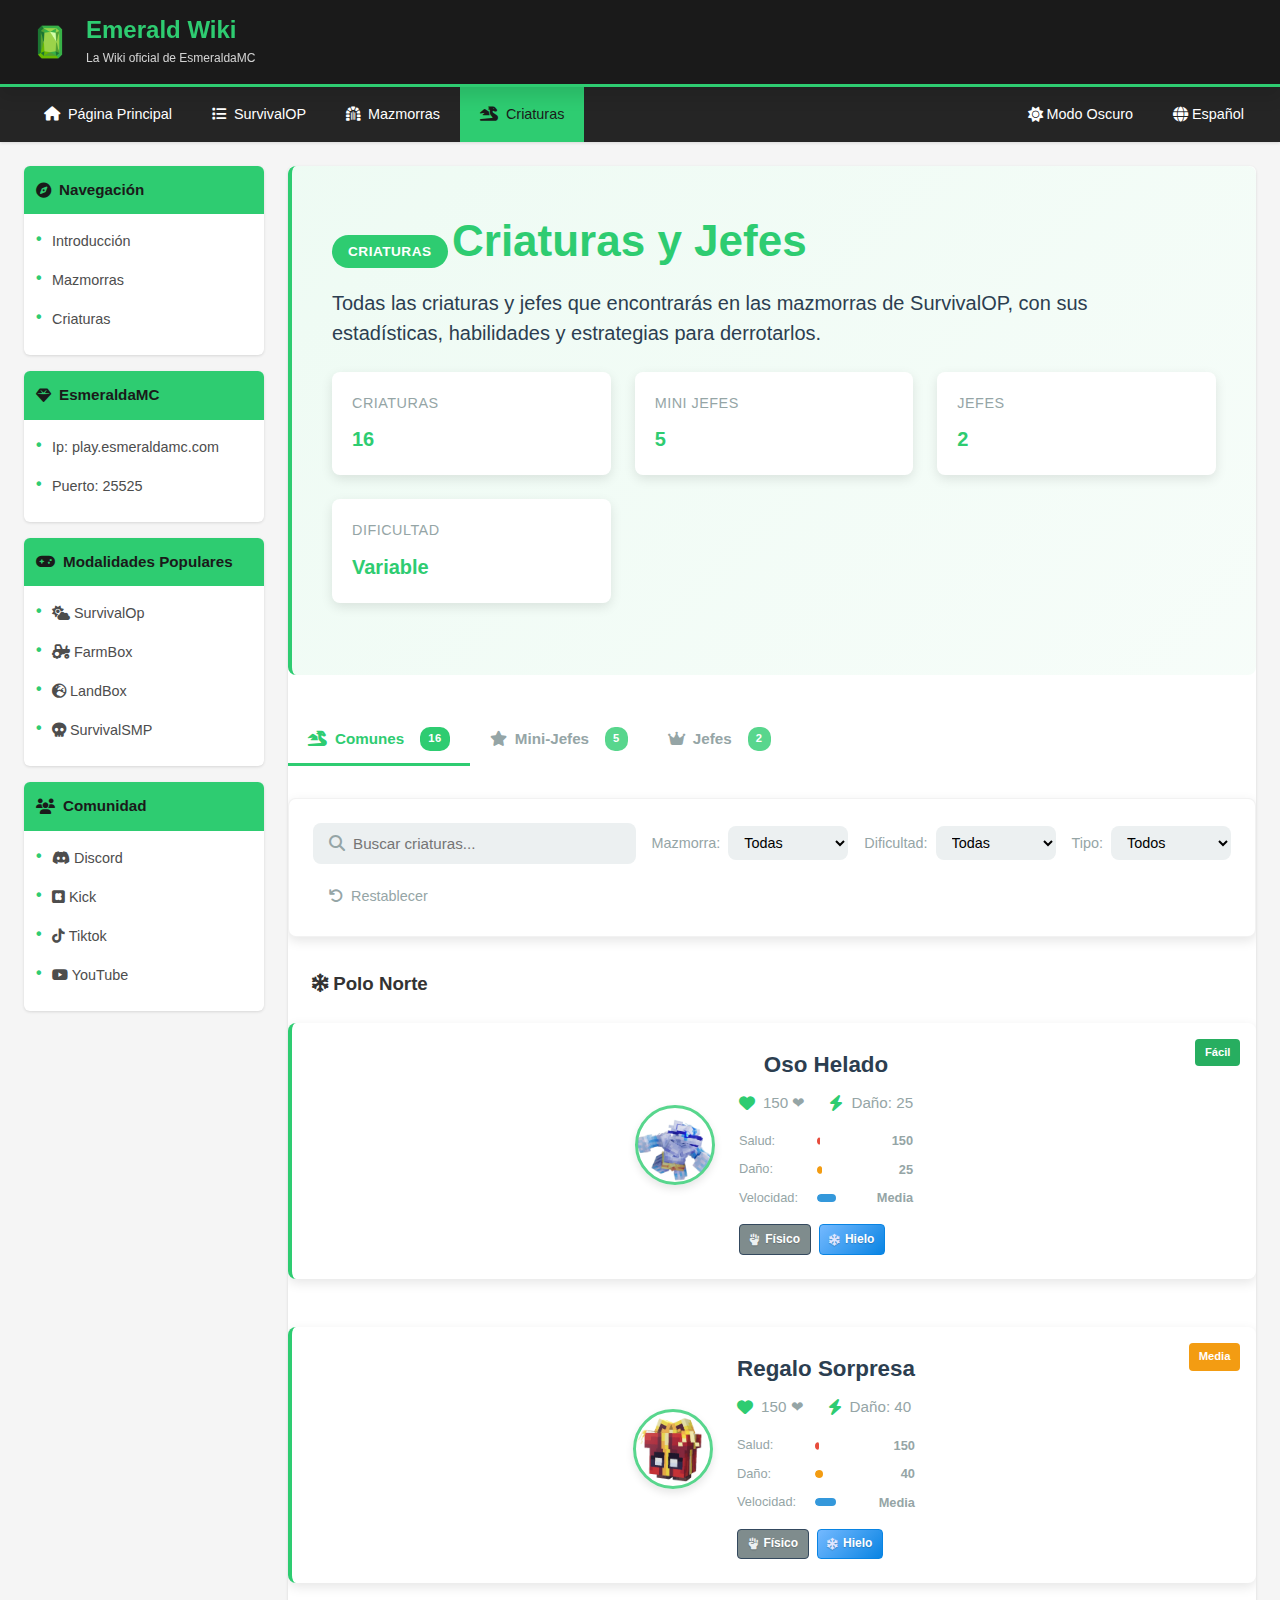
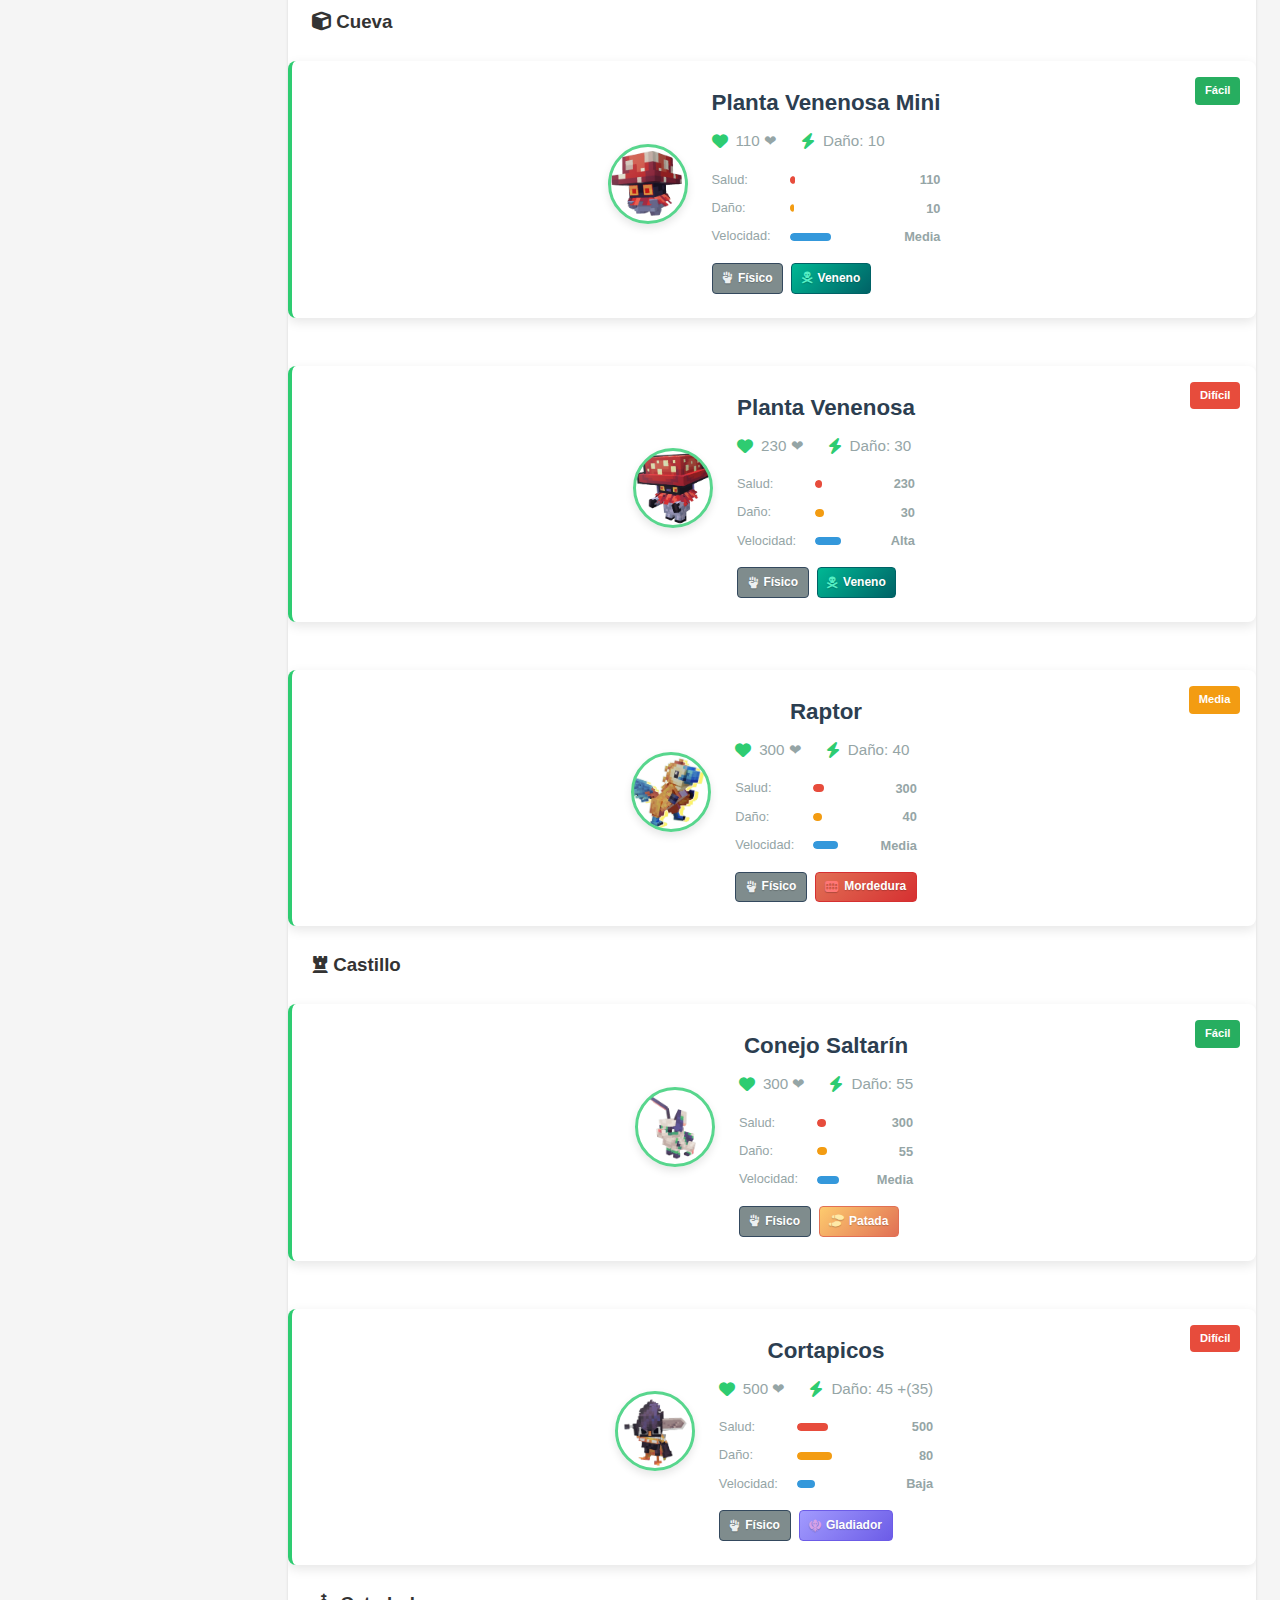
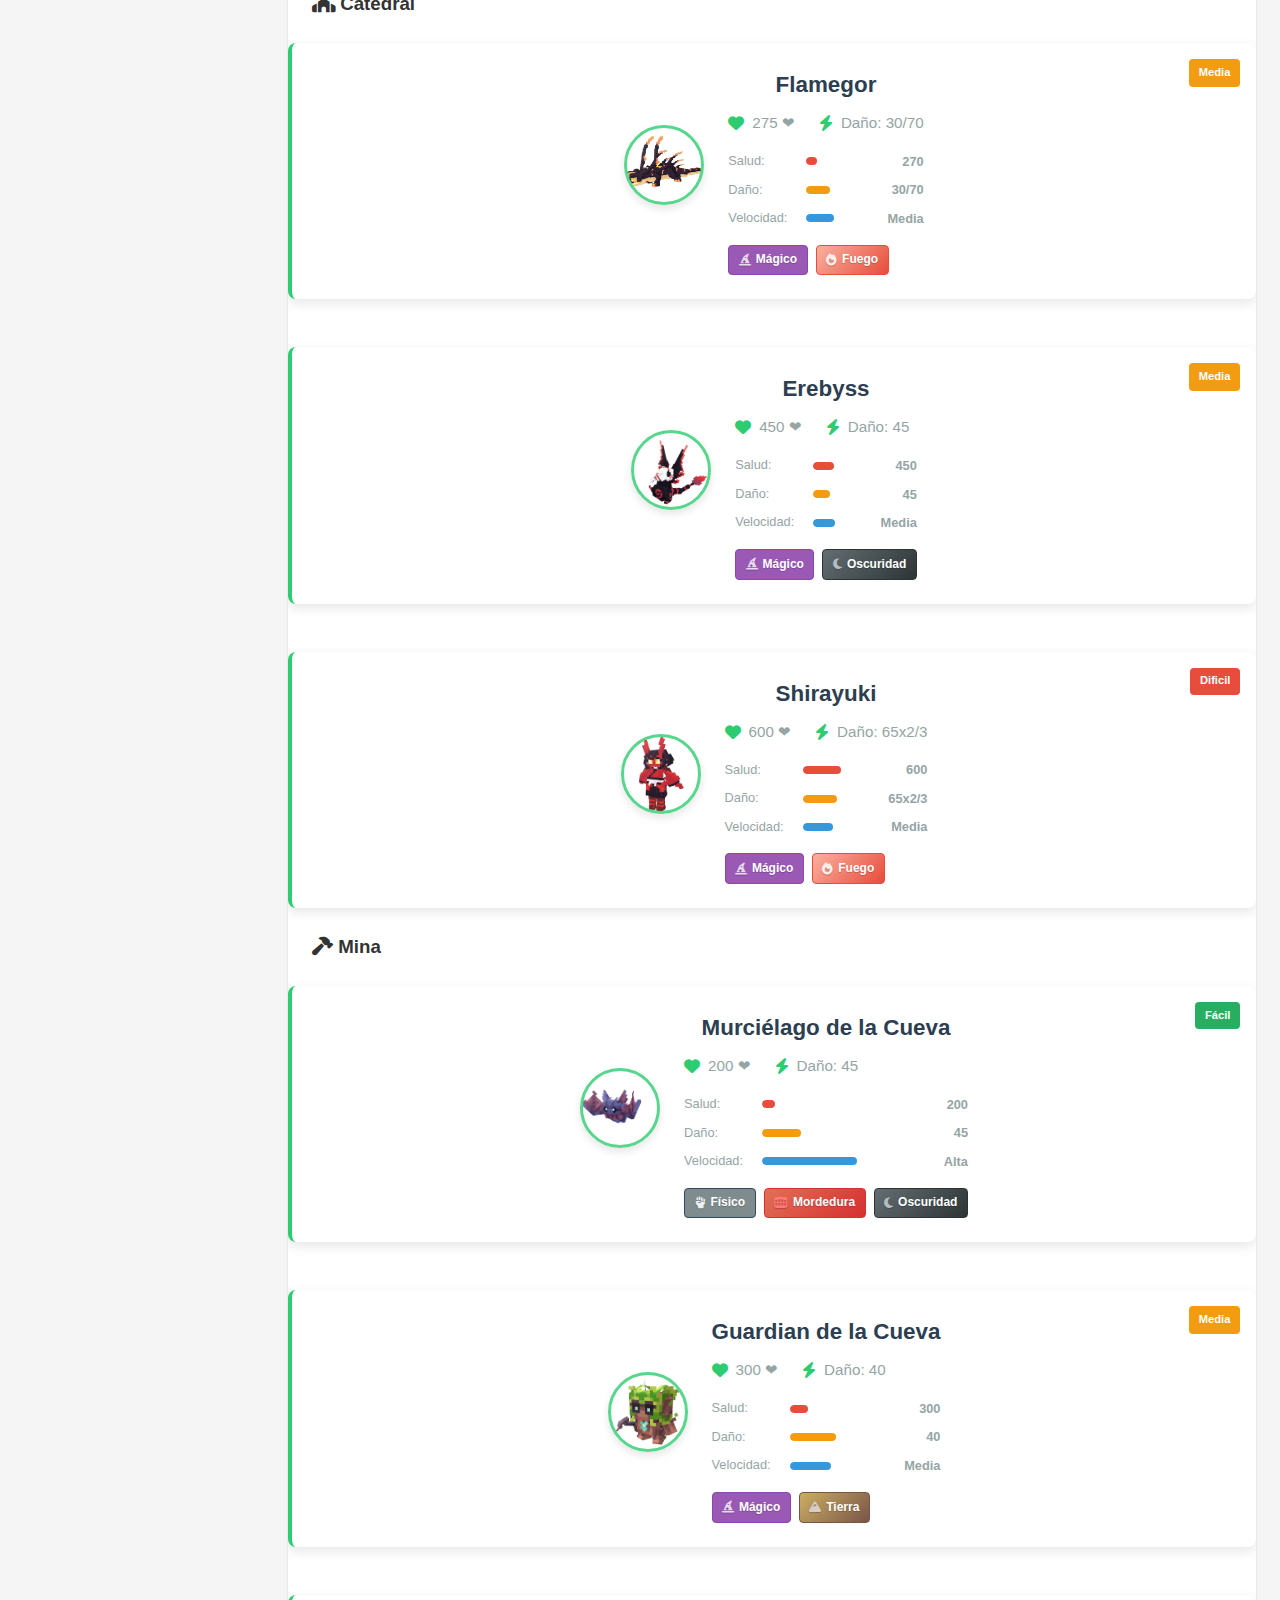
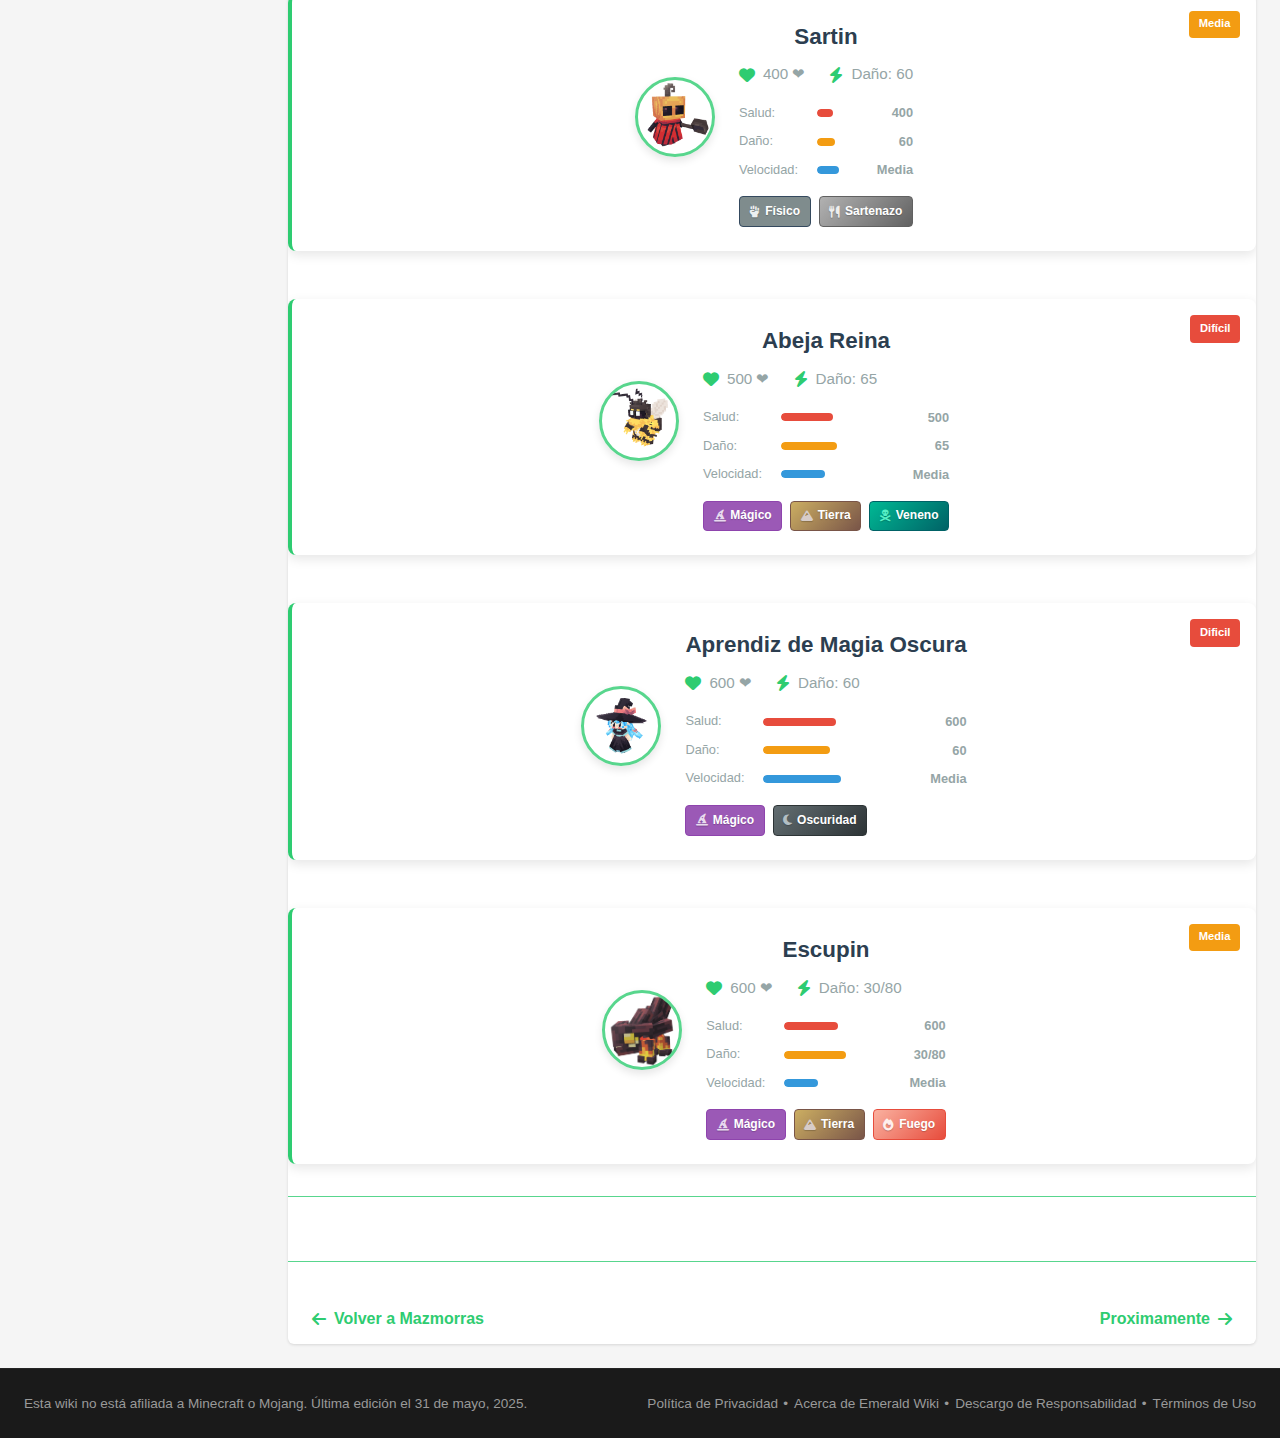
<file: pages/survivalop-mobs.html>
<!DOCTYPE html>
<html lang="es">
<head>
    <meta charset="UTF-8">
    <meta name="viewport" content="width=device-width, initial-scale=1.0">
    <title>Criaturas - SurvivalOP | Emerald Wiki</title>
    <link rel="stylesheet" href="https://cdnjs.cloudflare.com/ajax/libs/font-awesome/6.4.0/css/all.min.css">
    <link rel="shortcut icon" href="../assets/multimedia/img/esmeralda.png" type="image/x-icon">
    <link rel="stylesheet" href="../assets/css/main.css">
    <link rel="stylesheet" href="../assets/css/survivalop.css">
    <link rel="stylesheet" href="../assets/css/survivalop-mobs.css">
</head>
<body>
    <header class="header">
        <div class="container header-container">
            <div class="logo">
                <img src="../assets/multimedia/img/esmeralda.png" alt="Emerald Wiki Logo">
                <div class="logo-text">
                    <h1 id="main-title">Emerald Wiki</h1>
                    <span id="main-subtitle" data-text-es="La Wiki oficial de EsmeraldaMC" data-text-en="The official EsmeraldaMC Wiki">La Wiki oficial de EsmeraldaMC</span>
                </div>
            </div>
        </div>
    </header>
    
    <nav class="navbar">
        <div class="container nav-container">
            <ul class="nav-menu">
                <li class="nav-item"><a href="../index.html" class="nav-link"><i class="fas fa-home"></i> <span class="nav-text" data-text-es="Página Principal" data-text-en="Main Page">Página Principal</span></a></li>
                <li class="nav-item"><a href="survivalop.html" class="nav-link"><i class="fas fa-list"></i> <span class="nav-text" data-text-es="SurvivalOP" data-text-en="SurvivalOP">SurvivalOP</span></a></li>
                <li class="nav-item"><a href="survivalop-dungeons.html" class="nav-link"><i class="fas fa-dungeon"></i> <span class="nav-text" data-text-es="Mazmorras" data-text-en="Dungeons">Mazmorras</span></a></li>
                <li class="nav-item active"><a href="survivalop-mobs.html" class="nav-link"><i class="fas fa-dragon"></i> <span class="nav-text" data-text-es="Criaturas" data-text-en="Mobs">Criaturas</span></a></li>
            </ul>
            
            <div class="nav-tools">
                <div class="nav-tool" id="themeToggle">
                    <i class="fas fa-moon"></i> <span class="theme-text" data-text-es="Modo Oscuro" data-text-en="Dark Mode">Modo Oscuro</span>
                </div>
                
                <div class="nav-tool language-selector">
                    <i class="fas fa-globe"></i> <span class="language-text">Español</span>
                    <div class="language-options">
                        <div class="language-option active" data-lang="es">
                            <i class="fas fa-check"></i> Español
                        </div>
                        <div class="language-option" data-lang="en">
                            <span>English</span>
                        </div>
                    </div>
                </div>
            </div>
        </div>
    </nav>
    
    <main class="container main-layout">
        <aside class="sidebar">
            <div class="sidebar-card">
                <div class="sidebar-header">
                    <i class="fas fa-compass"></i> <span class="sidebar-header-text" data-text-es="Navegación" data-text-en="Navigation">Navegación</span>
                </div>
                <div class="sidebar-content">
                    <ul class="sidebar-list">
                        <li class="sidebar-item"><a href="survivalop.html" class="sidebar-link" data-text-es="Introducción" data-text-en="Introduction">Introducción</a></li>
                        <li class="sidebar-item"><a href="survivalop-dungeons.html" class="sidebar-link" data-text-es="Mazmorras" data-text-en="Dungeons">Mazmorras</a></li>
                        <li class="sidebar-item active"><a href="survivalop-mobs.html" class="sidebar-link" data-text-es="Criaturas" data-text-en="Mobs">Criaturas</a></li>
                    </ul>
                </div>
            </div>
            
            <div class="sidebar-card">
                <div class="sidebar-header">
                    <i class="fa-solid fa-gem"></i> <span class="sidebar-header-text" data-text-es="EsmeraldaMC" data-text-en="EmeraldMC">EsmeraldaMC</span>
                </div>
                <div class="sidebar-content">
                    <ul class="sidebar-list">
                        <li class="sidebar-item"><p class="sidebar-link" data-text-es="Ip: play.esmeraldamc.com" data-text-en="Ip: play.esmeraldamc.com">Ip: play.esmeraldamc.com</p></li>
                        <li class="sidebar-item"><p class="sidebar-link" data-text-es="Puerto: 25525" data-text-en="Port: 25525">Puerto: 25525</p></li>
                    </ul>
                </div>
            </div>
            
            <div class="sidebar-card pulse">
                <div class="sidebar-header">
                    <i class="fas fa-gamepad"></i> <span class="sidebar-header-text" data-text-es="Modalidades Populares" data-text-en="Popular Modalities">Modalidades Populares</span>
                </div>
                <div class="sidebar-content">
                    <ul class="sidebar-list">
                        <li class="sidebar-item"><a href="survivalop.html" class="sidebar-link"><i class="fas fa-cloud-sun"></i> <span data-text-es="SurvivalOp" data-text-en="SurvivalOp">SurvivalOp</span></a></li>
                        <li class="sidebar-item"><p href="#" class="sidebar-link"><i class="fa-solid fa-tractor"></i> <span data-text-es="FarmBox" data-text-en="FarmBox">FarmBox</span></p></li>
                        <li class="sidebar-item"><p href="#" class="sidebar-link"><i class="fa-solid fa-earth-europe"></i> <span data-text-es="LandBox" data-text-en="LandBox">LandBox</span></p></li>
                        <li class="sidebar-item"><p href="#" class="sidebar-link"><i class="fa-solid fa-skull"></i> <span data-text-es="SurvivalSMP" data-text-en="SurvivalSMP">SurvivalSMP</span></p></li>
                    </ul>
                </div>
            </div>

            <div class="sidebar-card">
                <div class="sidebar-header">
                    <i class="fas fa-users"></i> <span class="sidebar-header-text" data-text-es="Comunidad" data-text-en="Community">Comunidad</span>
                </div>
                <div class="sidebar-content">
                    <ul class="sidebar-list">
                        <li class="sidebar-item"><a href="https://discord.gg/xDxEKtsMRa" class="sidebar-link" target="_blank" rel="noopener" rel="noreferrer" rel="nofollow"><i class="fab fa-discord"></i> <span data-text-es="Discord" data-text-en="Discord">Discord</span></a></li>
                        <li class="sidebar-item"><a href="https://kick.com/theelivan" class="sidebar-link" target="_blank" rel="noopener" rel="noreferrer" rel="nofollow"><i class="fa-brands fa-kickstarter"></i> <span data-text-es="Kick" data-text-en="Kick">Kick</span></a></li>
                        <li class="sidebar-item"><a href="https://www.tiktok.com/@theelivann" class="sidebar-link" target="_blank" rel="noopener" rel="noreferrer" rel="nofollow"><i class="fa-brands fa-tiktok"></i> <span data-text-es="Tiktok" data-text-en="Tiktok">Tiktok</span></a></li>
                        <li class="sidebar-item"><a href="https://www.youtube.com/@TheElivan" class="sidebar-link" target="_blank" rel="noopener" rel="noreferrer" rel="nofollow"><i class="fa-brands fa-youtube"></i> <span data-text-es="YouTube" data-text-en="YouTube">YouTube</span></a></li>
                    </ul>
                </div>
            </div>
        </aside>
        
        <div class="content">
            <div class="wiki-header">
                <span class="wiki-badge" data-text-es="Criaturas" data-text-en="Mobs">Criaturas</span>
                <h1 class="wiki-title" data-text-es="Criaturas y Jefes" data-text-en="Mobs and Bosses">Criaturas y Jefes</h1>
                <p class="wiki-subtitle" data-text-es="Todas las criaturas y jefes que encontrarás en las mazmorras de SurvivalOP, con sus estadísticas, habilidades y estrategias para derrotarlos." data-text-en="All mobs and bosses you'll find in SurvivalOP dungeons, with their stats, abilities and strategies to defeat them.">
                    Todas las criaturas y jefes que encontrarás en las mazmorras de SurvivalOP, con sus estadísticas, habilidades y estrategias para derrotarlos.
                </p>
                <div class="quick-info">
                    <div class="quick-info-item">
                        <div class="quick-info-label" data-text-es="Criaturas" data-text-en="Mobs">Criaturas</div>
                        <div class="quick-info-value">16</div>
                    </div>
                    <div class="quick-info-item">
                        <div class="quick-info-label" data-text-es="Mini Jefes" data-text-en="Mini Bosses">Mini Jefes</div>
                        <div class="quick-info-value">5</div>
                    </div>
                    <div class="quick-info-item">
                        <div class="quick-info-label" data-text-es="Jefes" data-text-en="Bosses">Jefes</div>
                        <div class="quick-info-value">2</div>
                    </div>
                    <div class="quick-info-item">
                        <div class="quick-info-label" data-text-es="Dificultad" data-text-en="Difficulty">Dificultad</div>
                        <div class="quick-info-value" data-text-es="Variable" data-text-en="Variable">Variable</div>
                    </div>
                </div>
            </div>


            <!-- Sistema de pestañas -->
            <div class="mobs-tabs-wrapper">
                <div class="mobs-tabs">
                    <div class="mobs-tab active" data-tab="common-mobs">
                        <i class="fas fa-dragon"></i>
                        <span data-text-es="Comunes" data-text-en="Common">Comunes</span>
                        <span class="badge">16</span>
                    </div>
                    <div class="mobs-tab" data-tab="mini-bosses">
                        <i class="fas fa-star"></i>
                        <span data-text-es="Mini-Jefes" data-text-en="Mini-Bosses">Mini-Jefes</span>
                        <span class="badge">5</span>
                    </div>
                    <div class="mobs-tab" data-tab="bosses">
                        <i class="fas fa-crown"></i>
                        <span data-text-es="Jefes" data-text-en="Bosses">Jefes</span>
                        <span class="badge">2</span>
                    </div>
                </div>
            </div>
            
            <!-- Sistema de filtrado -->
            <div class="mobs-filters">
                <div class="search-box">
                    <i class="fas fa-search"></i>
                    <input type="text" placeholder="Buscar criaturas..." data-text-es="Buscar criaturas..." data-text-en="Search mobs...">
                </div>
                
                <div class="filter-group">
                    <span class="filter-label" data-text-es="Mazmorra:" data-text-en="Dungeon:">Mazmorra:</span>
                    <select class="filter-select" id="dungeon-filter">
                        <option value="all" data-text-es="Todas" data-text-en="All">Todas</option>
                        <option value="north-pole" data-text-es="Polo Norte" data-text-en="North Pole">Polo Norte</option>
                        <option value="cave" data-text-es="Cueva" data-text-en="Cave">Cueva</option>
                        <option value="medieval" data-text-es="Medieval" data-text-en="Medieval">Medieval</option>
                        <option value="cathedral" data-text-es="Catedral" data-text-en="Cathedral">Catedral</option>
                        <option value="mine" data-text-es="La Mina" data-text-en="The Mine">La Mina</option>
                    </select>
                </div>
                
                <div class="filter-group">
                    <span class="filter-label" data-text-es="Dificultad:" data-text-en="Difficulty:">Dificultad:</span>
                    <select class="filter-select" id="difficulty-filter">
                        <option value="all" data-text-es="Todas" data-text-en="All">Todas</option>
                        <option value="easy" data-text-es="Fácil" data-text-en="Easy">Fácil</option>
                        <option value="medium" data-text-es="Media" data-text-en="Medium">Media</option>
                        <option value="hard" data-text-es="Difícil" data-text-en="Hard">Difícil</option>
                        <option value="boss" data-text-es="Jefe" data-text-en="Boss">Jefe</option>
                    </select>
                </div>
                
                <div class="filter-group">
                    <span class="filter-label" data-text-es="Tipo:" data-text-en="Type:">Tipo:</span>
                    <select class="filter-select" id="type-filter">
                        <option value="all" data-text-es="Todos" data-text-en="All">Todos</option>
                        <option value="melee" data-text-es="Melee" data-text-en="Melee">Melee</option>
                        <option value="magic" data-text-es="Mágico" data-text-en="Magic">Mágico</option>
                        <option value="summoner" data-text-es="Invocador" data-text-en="Summoner">Invocador</option>
                    </select>
                </div>
                
                <button class="btn-primary btn-reset" id="resetFilters" data-text-es="Restablecer" data-text-en="Reset">
                    <i class="fas fa-undo"></i> <span class="reset-text" data-text-es="Restablecer" data-text-en="Reset">Restablecer</span>
                </button>
            </div>

            <!-- Contenido de pestañas -->
            <div class="mobs-tab-content active" id="common-mobs">
                <div class="mob-category">
                    <h3 class="mob-category-title">
                        <i class="fas fa-snowflake"></i>
                        <span data-text-es="Polo Norte" data-text-en="North Pole">Polo Norte</span>
                    </h3>
                    
                    <div class="mobs-grid">
                        <!-- Oso Helado -->
                        <div class="mob-card expanded easy" data-dungeon="north-pole" data-difficulty="easy" data-type="melee">
                            <div class="mob-difficulty" data-text-es="Fácil" data-text-en="Easy">Fácil</div>
                            <div class="mob-header">
                                <div class="mob-image" style="background-image: url('../assets/multimedia/img/mobs/oso-helado.png');"></div>
                                <div class="mob-info">
                                    <h4 class="mob-name">Oso Helado</h4>
                                    <div class="mob-stats">
                                        <div class="mob-stat">
                                            <i class="fas fa-heart"></i>
                                            <span>150 ❤</span>
                                        </div>
                                        <div class="mob-stat">
                                            <i class="fas fa-bolt"></i>
                                            <span>Daño: 25</span>
                                        </div>
                                    </div>
                                    
                                    <!-- Estadísticas mejoradas -->
                                    <div class="mob-stats-enhanced">
                                        <div class="stat-bar">
                                            <span class="stat-label">Salud:</span>
                                            <div class="stat-progress health">
                                                <div class="stat-progress-fill" style="width: 7%;"></div>
                                            </div>
                                            <span class="stat-value">150</span>
                                        </div>
                                        <div class="stat-bar">
                                            <span class="stat-label">Daño:</span>
                                            <div class="stat-progress damage">
                                                <div class="stat-progress-fill" style="width: 10%;"></div>
                                            </div>
                                            <span class="stat-value">25</span>
                                        </div>
                                        <div class="stat-bar">
                                            <span class="stat-label">Velocidad:</span>
                                            <div class="stat-progress speed">
                                                <div class="stat-progress-fill" style="width: 40%;"></div>
                                            </div>
                                            <span class="stat-value">Media</span>
                                        </div>
                                    </div>
                                    
                                    <!-- Etiquetas -->
                                    <div class="mob-classes">
                                        <div class="class-badge physical">
                                            <i class="fas fa-fist-raised"></i>
                                            <span>Físico</span>
                                        </div>
                                        <div class="class-badge ice">
                                            <i class="fas fa-snowflake"></i>
                                            <span>Hielo</span>
                                        </div>
                                    </div>
                                </div>
                            </div>
                        </div>
                        <!-- Regalo Sorpresa - Tarjeta mejorada -->
                        <div class="mob-card expanded medium" data-dungeon="north-pole" data-difficulty="medium" data-type="melee">
                            <div class="mob-difficulty" data-text-es="Media" data-text-en="Medium">Media</div>
                            <div class="mob-header">
                                <div class="mob-image" style="background-image: url('../assets/multimedia/img/mobs/regalo-sorpresa.png');"></div>
                                <div class="mob-info">
                                    <h4 class="mob-name">Regalo Sorpresa</h4>
                                    <div class="mob-stats">
                                        <div class="mob-stat">
                                            <i class="fas fa-heart"></i>
                                            <span>150 ❤</span>
                                        </div>
                                        <div class="mob-stat">
                                            <i class="fas fa-bolt"></i>
                                            <span>Daño: 40</span>
                                        </div>
                                    </div>

                                    <div class="mob-stats-enhanced">
                                        <div class="stat-bar">
                                            <span class="stat-label">Salud:</span>
                                            <div class="stat-progress health">
                                                <div class="stat-progress-fill" style="width: 7%;"></div>
                                            </div>
                                            <span class="stat-value">150</span>
                                        </div>
                                        <div class="stat-bar">
                                            <span class="stat-label">Daño:</span>
                                            <div class="stat-progress damage">
                                                <div class="stat-progress-fill" style="width: 15%;"></div>
                                            </div>
                                            <span class="stat-value">40</span>
                                        </div>
                                        <div class="stat-bar">
                                            <span class="stat-label">Velocidad:</span>
                                            <div class="stat-progress speed">
                                                <div class="stat-progress-fill" style="width: 40%;"></div>
                                            </div>
                                            <span class="stat-value">Media</span>
                                        </div>
                                    </div>

                                    <!-- Etiquetas -->
                                    <div class="mob-classes">
                                        <div class="class-badge physical">
                                            <i class="fas fa-fist-raised"></i>
                                            <span>Físico</span>
                                        </div>
                                        <div class="class-badge ice">
                                            <i class="fas fa-snowflake"></i>
                                            <span>Hielo</span>
                                        </div>
                                    </div>
                                </div>
                            </div>
                        </div>
                    </div>
                </div>

                <div class="mob-category">
                    <h3 class="mob-category-title">
                        <i class="fa-solid fa-cube"></i>
                        <span data-text-es="Cueva" data-text-en="Cave">Cueva</span>
                    </h3>
                    <div class="mobs-grid">
                        <!-- Planta Venenosa Mini -->
                        <div class="mob-card expanded easy" data-dungeon="cave" data-difficulty="easy" data-type="melee">
                            <div class="mob-difficulty" data-text-es="Fácil" data-text-en="Easy">Fácil</div>
                            <div class="mob-header">
                                <div class="mob-image" style="background-image: url('../assets/multimedia/img/mobs/planta-mini.png');"></div>
                                <div class="mob-info">
                                    <h4 class="mob-name">Planta Venenosa Mini</h4>
                                    <div class="mob-stats">
                                        <div class="mob-stat">
                                            <i class="fas fa-heart"></i>
                                            <span>110 ❤</span>
                                        </div>
                                        <div class="mob-stat">
                                            <i class="fas fa-bolt"></i>
                                            <span>Daño: 10</span>
                                        </div>
                                    </div>

                                    <div class="mob-stats-enhanced">
                                        <div class="stat-bar">
                                            <span class="stat-label">Salud:</span>
                                            <div class="stat-progress health">
                                                <div class="stat-progress-fill" style="width: 5%;"></div>
                                            </div>
                                            <span class="stat-value">110</span>
                                        </div>
                                        <div class="stat-bar">
                                            <span class="stat-label">Daño:</span>
                                            <div class="stat-progress damage">
                                                <div class="stat-progress-fill" style="width: 4%;"></div>
                                            </div>
                                            <span class="stat-value">10</span>
                                        </div>
                                        <div class="stat-bar">
                                            <span class="stat-label">Velocidad:</span>
                                            <div class="stat-progress speed">
                                                <div class="stat-progress-fill" style="width: 40%;"></div>
                                            </div>
                                            <span class="stat-value">Media</span>
                                        </div>
                                    </div>

                                    <!-- Etiquetas -->
                                    <div class="mob-classes">
                                        <div class="class-badge physical">
                                            <i class="fas fa-fist-raised"></i>
                                            <span>Físico</span>
                                        </div>
                                        <div class="class-badge poison">
                                            <i class="fas fa-skull-crossbones"></i>
                                            <span>Veneno</span>
                                        </div>
                                    </div>
                                </div>
                            </div>
                        </div>

                        <!-- Planta Venenosa -->
                        <div class="mob-card expanded hard" data-dungeon="cave" data-difficulty="hard" data-type="melee">
                            <div class="mob-difficulty" data-text-es="Difícil" data-text-en="Hard">Difícil</div>
                            <div class="mob-header">
                                <div class="mob-image" style="background-image: url('../assets/multimedia/img/mobs/planta-venenosa.png');"></div>
                                <div class="mob-info">
                                    <h4 class="mob-name">Planta Venenosa</h4>
                                    <div class="mob-stats">
                                        <div class="mob-stat">
                                            <i class="fas fa-heart"></i>
                                            <span>230 ❤</span>
                                        </div>
                                        <div class="mob-stat">
                                            <i class="fas fa-bolt"></i>
                                            <span>Daño: 30</span>
                                        </div>
                                    </div>

                                    <div class="mob-stats-enhanced">
                                        <div class="stat-bar">
                                            <span class="stat-label">Salud:</span>
                                            <div class="stat-progress health">
                                                <div class="stat-progress-fill" style="width: 14%;"></div>
                                            </div>
                                            <span class="stat-value">230</span>
                                        </div>
                                        <div class="stat-bar">
                                            <span class="stat-label">Daño:</span>
                                            <div class="stat-progress damage">
                                                <div class="stat-progress-fill" style="width: 17%;"></div>
                                            </div>
                                            <span class="stat-value">30</span>
                                        </div>
                                        <div class="stat-bar">
                                            <span class="stat-label">Velocidad:</span>
                                            <div class="stat-progress speed">
                                                <div class="stat-progress-fill" style="width: 50%;"></div>
                                            </div>
                                            <span class="stat-value">Alta</span>
                                        </div>
                                    </div>

                                    <!-- Etiquetas -->
                                    <div class="mob-classes">
                                        <div class="class-badge physical">
                                            <i class="fas fa-fist-raised"></i>
                                            <span>Físico</span>
                                        </div>
                                        <div class="class-badge poison">
                                            <i class="fas fa-skull-crossbones"></i>
                                            <span>Veneno</span>
                                        </div>
                                    </div>
                                </div>
                            </div>
                        </div>

                        <!-- Raptor -->
                        <div class="mob-card expanded medium" data-dungeon="cave" data-difficulty="medium" data-type="melee">
                            <div class="mob-difficulty" data-text-es="Media" data-text-en="Medium">Media</div>
                            <div class="mob-header">
                                <div class="mob-image" style="background-image: url('../assets/multimedia/img/mobs/raptor.png');"></div>
                                <div class="mob-info">
                                    <h4 class="mob-name">Raptor</h4>
                                    <div class="mob-stats">
                                        <div class="mob-stat">
                                            <i class="fas fa-heart"></i>
                                            <span>300 ❤</span>
                                        </div>
                                        <div class="mob-stat">
                                            <i class="fas fa-bolt"></i>
                                            <span>Daño: 40</span>
                                        </div>
                                    </div>

                                    <div class="mob-stats-enhanced">
                                        <div class="stat-bar">
                                            <span class="stat-label">Salud:</span>
                                            <div class="stat-progress health">
                                                <div class="stat-progress-fill" style="width: 20%;"></div>
                                            </div>
                                            <span class="stat-value">300</span>
                                        </div>
                                        <div class="stat-bar">
                                            <span class="stat-label">Daño:</span>
                                            <div class="stat-progress damage">
                                                <div class="stat-progress-fill" style="width: 15%;"></div>
                                            </div>
                                            <span class="stat-value">40</span>
                                        </div>
                                        <div class="stat-bar">
                                            <span class="stat-label">Velocidad:</span>
                                            <div class="stat-progress speed">
                                                <div class="stat-progress-fill" style="width: 45%;"></div>
                                            </div>
                                            <span class="stat-value">Media</span>
                                        </div>
                                    </div>

                                    <!-- Etiquetas -->
                                    <div class="mob-classes">
                                        <div class="class-badge physical">
                                            <i class="fas fa-fist-raised"></i>
                                            <span>Físico</span>
                                        </div>
                                        <div class="class-badge bite">
                                            <i class="fas fa-teeth"></i>
                                            <span>Mordedura</span>
                                        </div>
                                    </div>
                                </div>
                            </div>
                        </div>
                    </div>
                </div>

                <div class="mob-category">
                    <h3 class="mob-category-title">
                        <i class="fa-solid fa-chess-rook"></i>
                        <span data-text-es="Castillo" data-text-en="Castle">Castillo</span>
                    </h3>
                    <div class="mobs-grid">
                        <!-- Conejo Saltarín -->
                        <div class="mob-card expanded easy" data-dungeon="medieval" data-difficulty="easy" data-type="melee">
                            <div class="mob-difficulty" data-text-es="Fácil" data-text-en="Easy">Fácil</div>
                            <div class="mob-header">
                                <div class="mob-image" style="background-image: url('../assets/multimedia/img/mobs/conejo-saltarin.png');"></div>
                                <div class="mob-info">
                                    <h4 class="mob-name">Conejo Saltarín</h4>
                                    <div class="mob-stats">
                                        <div class="mob-stat">
                                            <i class="fas fa-heart"></i>
                                            <span>300 ❤</span>
                                        </div>
                                        <div class="mob-stat">
                                            <i class="fas fa-bolt"></i>
                                            <span>Daño: 55</span>
                                        </div>
                                    </div>

                                    <div class="mob-stats-enhanced">
                                        <div class="stat-bar">
                                            <span class="stat-label">Salud:</span>
                                            <div class="stat-progress health">
                                                <div class="stat-progress-fill" style="width: 18%;"></div>
                                            </div>
                                            <span class="stat-value">300</span>
                                        </div>
                                        <div class="stat-bar">
                                            <span class="stat-label">Daño:</span>
                                            <div class="stat-progress damage">
                                                <div class="stat-progress-fill" style="width: 20%;"></div>
                                            </div>
                                            <span class="stat-value">55</span>
                                        </div>
                                        <div class="stat-bar">
                                            <span class="stat-label">Velocidad:</span>
                                            <div class="stat-progress speed">
                                                <div class="stat-progress-fill" style="width: 45%;"></div>
                                            </div>
                                            <span class="stat-value">Media</span>
                                        </div>
                                    </div>

                                    <!-- Etiquetas -->
                                    <div class="mob-classes">
                                        <div class="class-badge physical">
                                            <i class="fas fa-fist-raised"></i>
                                            <span>Físico</span>
                                        </div>
                                        <div class="class-badge kick">
                                            <i class="fas fa-shoe-prints"></i>
                                            <span>Patada</span>
                                        </div>
                                    </div>
                                </div>
                            </div>
                        </div>

                        <!-- Cortapicos -->
                        <div class="mob-card expanded hard" data-dungeon="medieval" data-difficulty="hard" data-type="melee">
                            <div class="mob-difficulty" data-text-es="Difícil" data-text-en="Hard">Difícil</div>
                            <div class="mob-header">
                                <div class="mob-image" style="background-image: url('../assets/multimedia/img/mobs/cortapicos.png');"></div>
                                <div class="mob-info">
                                    <h4 class="mob-name">Cortapicos</h4>
                                    <div class="mob-stats">
                                        <div class="mob-stat">
                                            <i class="fas fa-heart"></i>
                                            <span>500 ❤</span>
                                        </div>
                                        <div class="mob-stat">
                                            <i class="fas fa-bolt"></i>
                                            <span>Daño: 45 +(35)</span>
                                        </div>
                                    </div>

                                    <div class="mob-stats-enhanced">
                                        <div class="stat-bar">
                                            <span class="stat-label">Salud:</span>
                                            <div class="stat-progress health">
                                                <div class="stat-progress-fill" style="width: 35%;"></div>
                                            </div>
                                            <span class="stat-value">500</span>
                                        </div>
                                        <div class="stat-bar">
                                            <span class="stat-label">Daño:</span>
                                            <div class="stat-progress damage">
                                                <div class="stat-progress-fill" style="width: 40%;"></div>
                                            </div>
                                            <span class="stat-value">80</span>
                                        </div>
                                        <div class="stat-bar">
                                            <span class="stat-label">Velocidad:</span>
                                            <div class="stat-progress speed">
                                                <div class="stat-progress-fill" style="width: 20%;"></div>
                                            </div>
                                            <span class="stat-value">Baja</span>
                                        </div>
                                    </div>

                                    <!-- Etiquetas -->
                                    <div class="mob-classes">
                                        <div class="class-badge physical">
                                            <i class="fas fa-fist-raised"></i>
                                            <span>Físico</span>
                                        </div>
                                        <div class="class-badge gladiator">
                                            <i class="fa-solid fa-khanda"></i>
                                            <span>Gladiador</span>
                                        </div>
                                    </div>
                                </div>
                            </div>
                        </div>
                    </div>
                </div>

                <div class="mob-category">
                    <h3 class="mob-category-title">
                        <i class="fa-solid fa-church"></i>
                        <span data-text-es="Catedral" data-text-en="Cathedral">Catedral</span>
                    </h3>
                    <div class="mobs-grid">
                        <!-- Flamegor -->
                        <div class="mob-card expanded medium" data-dungeon="cathedral" data-difficulty="medium" data-type="magic">
                            <div class="mob-difficulty" data-text-es="Media" data-text-en="Medium">Media</div>
                            <div class="mob-header">
                                <div class="mob-image" style="background-image: url('../assets/multimedia/img/mobs/flamegor.png');"></div>
                                <div class="mob-info">
                                    <h4 class="mob-name">Flamegor</h4>
                                    <div class="mob-stats">
                                        <div class="mob-stat">
                                            <i class="fas fa-heart"></i>
                                            <span>275 ❤</span>
                                        </div>
                                        <div class="mob-stat">
                                            <i class="fas fa-bolt"></i>
                                            <span>Daño: 30/70</span>
                                        </div>
                                    </div>

                                    <div class="mob-stats-enhanced">
                                        <div class="stat-bar">
                                            <span class="stat-label">Salud:</span>
                                            <div class="stat-progress health">
                                                <div class="stat-progress-fill" style="width: 15%;"></div>
                                            </div>
                                            <span class="stat-value">270</span>
                                        </div>
                                        <div class="stat-bar">
                                            <span class="stat-label">Daño:</span>
                                            <div class="stat-progress damage">
                                                <div class="stat-progress-fill" style="width: 34%;"></div>
                                            </div>
                                            <span class="stat-value">30/70</span>
                                        </div>
                                        <div class="stat-bar">
                                            <span class="stat-label">Velocidad:</span>
                                            <div class="stat-progress speed">
                                                <div class="stat-progress-fill" style="width: 40%;"></div>
                                            </div>
                                            <span class="stat-value">Media</span>
                                        </div>
                                    </div>

                                    <!-- Etiquetas -->
                                    <div class="mob-classes">
                                        <div class="class-badge magic">
                                            <i class="fas fa-hat-wizard"></i>
                                            <span>Mágico</span>
                                        </div>
                                        <div class="class-badge fire">
                                            <i class="fas fa-fire"></i>
                                            <span>Fuego</span>
                                        </div>
                                    </div>
                                </div>
                            </div>
                        </div>

                        <!-- Erebyss -->
                        <div class="mob-card expanded medium" data-dungeon="cathedral" data-difficulty="medium" data-type="magic">
                            <div class="mob-difficulty" data-text-es="Media" data-text-en="Medium">Media</div>
                            <div class="mob-header">
                                <div class="mob-image" style="background-image: url('../assets/multimedia/img/mobs/erebys.png');"></div>
                                <div class="mob-info">
                                    <h4 class="mob-name">Erebyss</h4>
                                    <div class="mob-stats">
                                        <div class="mob-stat">
                                            <i class="fas fa-heart"></i>
                                            <span>450 ❤</span>
                                        </div>
                                        <div class="mob-stat">
                                            <i class="fas fa-bolt"></i>
                                            <span>Daño: 45</span>
                                        </div>
                                    </div>

                                    <div class="mob-stats-enhanced">
                                        <div class="stat-bar">
                                            <span class="stat-label">Salud:</span>
                                            <div class="stat-progress health">
                                                <div class="stat-progress-fill" style="width: 38%;"></div>
                                            </div>
                                            <span class="stat-value">450</span>
                                        </div>
                                        <div class="stat-bar">
                                            <span class="stat-label">Daño:</span>
                                            <div class="stat-progress damage">
                                                <div class="stat-progress-fill" style="width: 31%;"></div>
                                            </div>
                                            <span class="stat-value">45</span>
                                        </div>
                                        <div class="stat-bar">
                                            <span class="stat-label">Velocidad:</span>
                                            <div class="stat-progress speed">
                                                <div class="stat-progress-fill" style="width: 40%;"></div>
                                            </div>
                                            <span class="stat-value">Media</span>
                                        </div>
                                    </div>

                                    <!-- Etiquetas -->
                                    <div class="mob-classes">
                                        <div class="class-badge magic">
                                            <i class="fas fa-hat-wizard"></i>
                                            <span>Mágico</span>
                                        </div>
                                        <div class="class-badge dark">
                                            <i class="fas fa-moon"></i>
                                            <span>Oscuridad</span>
                                        </div>
                                    </div>
                                </div>
                            </div>
                        </div>

                        <!-- Shirayuki -->
                        <div class="mob-card expanded hard" data-dungeon="cathedral" data-difficulty="hard" data-type="magic">
                            <div class="mob-difficulty" data-text-es="Dificil" data-text-en="Hard">Dificil</div>
                            <div class="mob-header">
                                <div class="mob-image" style="background-image: url('../assets/multimedia/img/mobs/shirayuki.png');"></div>
                                <div class="mob-info">
                                    <h4 class="mob-name">Shirayuki</h4>
                                    <div class="mob-stats">
                                        <div class="mob-stat">
                                            <i class="fas fa-heart"></i>
                                            <span>600 ❤</span>
                                        </div>
                                        <div class="mob-stat">
                                            <i class="fas fa-bolt"></i>
                                            <span>Daño: 65x2/3</span>
                                        </div>
                                    </div>

                                    <div class="mob-stats-enhanced">
                                        <div class="stat-bar">
                                            <span class="stat-label">Salud:</span>
                                            <div class="stat-progress health">
                                                <div class="stat-progress-fill" style="width: 50%;"></div>
                                            </div>
                                            <span class="stat-value">600</span>
                                        </div>
                                        <div class="stat-bar">
                                            <span class="stat-label">Daño:</span>
                                            <div class="stat-progress damage">
                                                <div class="stat-progress-fill" style="width: 45%;"></div>
                                            </div>
                                            <span class="stat-value">65x2/3</span>
                                        </div>
                                        <div class="stat-bar">
                                            <span class="stat-label">Velocidad:</span>
                                            <div class="stat-progress speed">
                                                <div class="stat-progress-fill" style="width: 40%;"></div>
                                            </div>
                                            <span class="stat-value">Media</span>
                                        </div>
                                    </div>

                                    <!-- Etiquetas -->
                                    <div class="mob-classes">
                                        <div class="class-badge magic">
                                            <i class="fas fa-hat-wizard"></i>
                                            <span>Mágico</span>
                                        </div>
                                        <div class="class-badge fire">
                                            <i class="fas fa-fire"></i>
                                            <span>Fuego</span>
                                        </div>
                                    </div>
                                </div>
                            </div>
                        </div>
                    </div>
                </div>

                <div class="mob-category">
                    <h3 class="mob-category-title">
                        <i class="fa-solid fa-hammer"></i>
                        <span data-text-es="Mina" data-text-en="Mine">Mina</span>
                    </h3>
                    <div class="mobs-grid">
                        <!-- Murciélago de la Cueva -->
                        <div class="mob-card expanded easy" data-dungeon="mine" data-difficulty="easy" data-type="melee">
                            <div class="mob-difficulty" data-text-es="Fácil" data-text-en="Easy">Fácil</div>
                            <div class="mob-header">
                                <div class="mob-image" style="background-image: url('../assets/multimedia/img/mobs/murcielago-cueva.gif');"></div>
                                <div class="mob-info">
                                    <h4 class="mob-name">Murciélago de la Cueva</h4>
                                    <div class="mob-stats">
                                        <div class="mob-stat">
                                            <i class="fas fa-heart"></i>
                                            <span>200 ❤</span>
                                        </div>
                                        <div class="mob-stat">
                                            <i class="fas fa-bolt"></i>
                                            <span>Daño: 45</span>
                                        </div>
                                    </div>

                                    <div class="mob-stats-enhanced">
                                        <div class="stat-bar">
                                            <span class="stat-label">Salud:</span>
                                            <div class="stat-progress health">
                                                <div class="stat-progress-fill" style="width: 8%;"></div>
                                            </div>
                                            <span class="stat-value">200</span>
                                        </div>
                                        <div class="stat-bar">
                                            <span class="stat-label">Daño:</span>
                                            <div class="stat-progress damage">
                                                <div class="stat-progress-fill" style="width: 25%;"></div>
                                            </div>
                                            <span class="stat-value">45</span>
                                        </div>
                                        <div class="stat-bar">
                                            <span class="stat-label">Velocidad:</span>
                                            <div class="stat-progress speed">
                                                <div class="stat-progress-fill" style="width: 60%;"></div>
                                            </div>
                                            <span class="stat-value">Alta</span>
                                        </div>
                                    </div>

                                    <!-- Etiquetas -->
                                    <div class="mob-classes">
                                        <div class="class-badge physical">
                                            <i class="fas fa-fist-raised"></i>
                                            <span>Físico</span>
                                        </div>
                                        <div class="class-badge bite">
                                            <i class="fas fa-teeth"></i>
                                            <span>Mordedura</span>
                                        </div>
                                        <div class="class-badge dark">
                                            <i class="fas fa-moon"></i>
                                            <span>Oscuridad</span>
                                        </div>
                                    </div>
                                </div>
                            </div>
                        </div>

                        <!-- Guardian de la Cueva -->
                        <div class="mob-card expanded medium" data-dungeon="mine" data-difficulty="medium" data-type="magic">
                            <div class="mob-difficulty" data-text-es="Media" data-text-en="Medium">Media</div>
                            <div class="mob-header">
                                <div class="mob-image" style="background-image: url('../assets/multimedia/img/mobs/guardian-cueva.gif');"></div>
                                <div class="mob-info">
                                    <h4 class="mob-name">Guardian de la Cueva</h4>
                                    <div class="mob-stats">
                                        <div class="mob-stat">
                                            <i class="fas fa-heart"></i>
                                            <span>300 ❤</span>
                                        </div>
                                        <div class="mob-stat">
                                            <i class="fas fa-bolt"></i>
                                            <span>Daño: 40</span>
                                        </div>
                                    </div>

                                    <div class="mob-stats-enhanced">
                                        <div class="stat-bar">
                                            <span class="stat-label">Salud:</span>
                                            <div class="stat-progress health">
                                                <div class="stat-progress-fill" style="width: 18%;"></div>
                                            </div>
                                            <span class="stat-value">300</span>
                                        </div>
                                        <div class="stat-bar">
                                            <span class="stat-label">Daño:</span>
                                            <div class="stat-progress damage">
                                                <div class="stat-progress-fill" style="width: 45%;"></div>
                                            </div>
                                            <span class="stat-value">40</span>
                                        </div>
                                        <div class="stat-bar">
                                            <span class="stat-label">Velocidad:</span>
                                            <div class="stat-progress speed">
                                                <div class="stat-progress-fill" style="width: 40%;"></div>
                                            </div>
                                            <span class="stat-value">Media</span>
                                        </div>
                                    </div>

                                    <!-- Etiquetas -->
                                    <div class="mob-classes">
                                        <div class="class-badge magic">
                                            <i class="fas fa-hat-wizard"></i>
                                            <span>Mágico</span>
                                        </div>
                                        <div class="class-badge earth">
                                            <i class="fas fa-mountain"></i> 
                                            <span>Tierra</span>
                                        </div>
                                    </div>
                                </div>
                            </div>
                        </div>

                        <!-- Sartin -->
                        <div class="mob-card expanded medium" data-dungeon="mine" data-difficulty="medium" data-type="melee">
                            <div class="mob-difficulty" data-text-es="Media" data-text-en="Medium">Media</div>
                            <div class="mob-header">
                                <div class="mob-image" style="background-image: url('../assets/multimedia/img/mobs/sartin.gif');"></div>
                                <div class="mob-info">
                                    <h4 class="mob-name">Sartin</h4>
                                    <div class="mob-stats">
                                        <div class="mob-stat">
                                            <i class="fas fa-heart"></i>
                                            <span>400 ❤</span>
                                        </div>
                                        <div class="mob-stat">
                                            <i class="fas fa-bolt"></i>
                                            <span>Daño: 60</span>
                                        </div>
                                    </div>

                                    <div class="mob-stats-enhanced">
                                        <div class="stat-bar">
                                            <span class="stat-label">Salud:</span>
                                            <div class="stat-progress health">
                                                <div class="stat-progress-fill" style="width: 34%;"></div>
                                            </div>
                                            <span class="stat-value">400</span>
                                        </div>
                                        <div class="stat-bar">
                                            <span class="stat-label">Daño:</span>
                                            <div class="stat-progress damage">
                                                <div class="stat-progress-fill" style="width: 38%;"></div>
                                            </div>
                                            <span class="stat-value">60</span>
                                        </div>
                                        <div class="stat-bar">
                                            <span class="stat-label">Velocidad:</span>
                                            <div class="stat-progress speed">
                                                <div class="stat-progress-fill" style="width: 45%;"></div>
                                            </div>
                                            <span class="stat-value">Media</span>
                                        </div>
                                    </div>


                                    <!-- Etiquetas -->
                                    <div class="mob-classes">
                                        <div class="class-badge physical">
                                            <i class="fas fa-fist-raised"></i>
                                            <span>Físico</span>
                                        </div>
                                        <div class="class-badge pan-hit">
                                            <i class="fas fa-utensils"></i>
                                            <span>Sartenazo</span>
                                        </div>
                                    </div>
                                </div>
                            </div>
                        </div>

                        <!-- Abeja Reina -->
                        <div class="mob-card expanded hard" data-dungeon="mine" data-difficulty="hard" data-type="magic">
                            <div class="mob-difficulty" data-text-es="Difícil" data-text-en="Hard">Difícil</div>
                            <div class="mob-header">
                                <div class="mob-image" style="background-image: url('../assets/multimedia/img/mobs/abeja-reina.gif');"></div>
                                <div class="mob-info">
                                    <h4 class="mob-name">Abeja Reina</h4>
                                    <div class="mob-stats">
                                        <div class="mob-stat">
                                            <i class="fas fa-heart"></i>
                                            <span>500 ❤</span>
                                        </div>
                                        <div class="mob-stat">
                                            <i class="fas fa-bolt"></i>
                                            <span>Daño: 65</span>
                                        </div>
                                    </div>

                                    <div class="mob-stats-enhanced">
                                        <div class="stat-bar">
                                            <span class="stat-label">Salud:</span>
                                            <div class="stat-progress health">
                                                <div class="stat-progress-fill" style="width: 43%;"></div>
                                            </div>
                                            <span class="stat-value">500</span>
                                        </div>
                                        <div class="stat-bar">
                                            <span class="stat-label">Daño:</span>
                                            <div class="stat-progress damage">
                                                <div class="stat-progress-fill" style="width: 47%;"></div>
                                            </div>
                                            <span class="stat-value">65</span>
                                        </div>
                                        <div class="stat-bar">
                                            <span class="stat-label">Velocidad:</span>
                                            <div class="stat-progress speed">
                                                <div class="stat-progress-fill" style="width: 37%;"></div>
                                            </div>
                                            <span class="stat-value">Media</span>
                                        </div>
                                    </div>

                                    <!-- Etiquetas -->
                                    <div class="mob-classes">
                                        <div class="class-badge magic">
                                            <i class="fas fa-hat-wizard"></i>
                                            <span>Mágico</span>
                                        </div>
                                        <div class="class-badge earth">
                                            <i class="fas fa-mountain"></i> 
                                            <span>Tierra</span>
                                        </div>
                                        <div class="class-badge poison">
                                            <i class="fas fa-skull-crossbones"></i>
                                            <span>Veneno</span>
                                        </div>
                                    </div>
                                </div>
                            </div>
                        </div>

                        <!-- Aprendiz de Magia Oscura -->
                        <div class="mob-card expanded hard" data-dungeon="mine" data-difficulty="hard" data-type="magic">
                            <div class="mob-difficulty" data-text-es="Dificil" data-text-en="Hard">Dificil</div>
                            <div class="mob-header">
                                <div class="mob-image" style="background-image: url('../assets/multimedia/img/mobs/aprendiz-magia.gif');"></div>
                                <div class="mob-info">
                                    <h4 class="mob-name">Aprendiz de Magia Oscura</h4>
                                    <div class="mob-stats">
                                        <div class="mob-stat">
                                            <i class="fas fa-heart"></i>
                                            <span>600 ❤</span>
                                        </div>
                                        <div class="mob-stat">
                                            <i class="fas fa-bolt"></i>
                                            <span>Daño: 60</span>
                                        </div>
                                    </div>

                                    <div class="mob-stats-enhanced">
                                        <div class="stat-bar">
                                            <span class="stat-label">Salud:</span>
                                            <div class="stat-progress health">
                                                <div class="stat-progress-fill" style="width: 47%;"></div>
                                            </div>
                                            <span class="stat-value">600</span>
                                        </div>
                                        <div class="stat-bar">
                                            <span class="stat-label">Daño:</span>
                                            <div class="stat-progress damage">
                                                <div class="stat-progress-fill" style="width: 43%;"></div>
                                            </div>
                                            <span class="stat-value">60</span>
                                        </div>
                                        <div class="stat-bar">
                                            <span class="stat-label">Velocidad:</span>
                                            <div class="stat-progress speed">
                                                <div class="stat-progress-fill" style="width: 50%;"></div>
                                            </div>
                                            <span class="stat-value">Media</span>
                                        </div>
                                    </div>

                                    <!-- Etiquetas -->
                                    <div class="mob-classes">
                                        <div class="class-badge magic">
                                            <i class="fas fa-hat-wizard"></i>
                                            <span>Mágico</span>
                                        </div>
                                        <div class="class-badge dark">
                                            <i class="fas fa-moon"></i>
                                            <span>Oscuridad</span>
                                        </div>
                                    </div>
                                </div>
                            </div>
                        </div>

                        <!-- Escupin -->
                        <div class="mob-card expanded medium" data-dungeon="mine" data-difficulty="medium" data-type="ranged">
                            <div class="mob-difficulty" data-text-es="Media" data-text-en="Medium">Media</div>
                            <div class="mob-header">
                                <div class="mob-image" style="background-image: url('../assets/multimedia/img/mobs/escupin.gif');"></div>
                                <div class="mob-info">
                                    <h4 class="mob-name">Escupin</h4>
                                    <div class="mob-stats">
                                        <div class="mob-stat">
                                            <i class="fas fa-heart"></i>
                                            <span>600 ❤</span>
                                        </div>
                                        <div class="mob-stat">
                                            <i class="fas fa-bolt"></i>
                                            <span>Daño: 30/80</span>
                                        </div>
                                    </div>

                                    <div class="mob-stats-enhanced">
                                        <div class="stat-bar">
                                            <span class="stat-label">Salud:</span>
                                            <div class="stat-progress health">
                                                <div class="stat-progress-fill" style="width: 47%;"></div>
                                            </div>
                                            <span class="stat-value">600</span>
                                        </div>
                                        <div class="stat-bar">
                                            <span class="stat-label">Daño:</span>
                                            <div class="stat-progress damage">
                                                <div class="stat-progress-fill" style="width: 54%;"></div>
                                            </div>
                                            <span class="stat-value">30/80</span>
                                        </div>
                                        <div class="stat-bar">
                                            <span class="stat-label">Velocidad:</span>
                                            <div class="stat-progress speed">
                                                <div class="stat-progress-fill" style="width: 30%;"></div>
                                            </div>
                                            <span class="stat-value">Media</span>
                                        </div>
                                    </div>

                                    <!-- Etiquetas -->
                                    <div class="mob-classes">
                                        <div class="class-badge magic">
                                            <i class="fas fa-hat-wizard"></i>
                                            <span>Mágico</span>
                                        </div>
                                        <div class="class-badge earth">
                                            <i class="fas fa-mountain"></i> 
                                            <span>Tierra</span>
                                        </div>
                                        <div class="class-badge fire">
                                            <i class="fas fa-fire"></i>
                                            <span>Fuego</span>
                                        </div>
                                    </div>
                                </div>
                            </div>
                        </div>
                    </div>
                </div>
            </div>
            




            <div class="mobs-tab-content" id="bosses">
                <!-- Sección de Jefes (contenido existente) -->
            </div>
            
            <div class="mobs-tab-content" id="mini-bosses">
                <div class="mob-category">
                    <h3 class="mob-category-title">
                        <i class="fas fa-snowflake"></i>
                        <span data-text-es="Polo Norte" data-text-en="North Pole">Polo Norte</span>
                    </h3>
                    <div class="mobs-grid">
                        <!-- Sylfrig -->
                        <div class="mob-card expanded boss" data-dungeon="north-pole" data-difficulty="boss" data-type="melee">
                            <div class="mob-difficulty" data-text-es="Jefe" data-text-en="Boss">Jefe</div>
                            <div class="mob-header">
                                <div class="mob-image" style="background-image: url('../assets/multimedia/img/mobs/sylfrig.gif');"></div>
                                <div class="mob-info">
                                    <h4 class="mob-name">Sylfrig</h4>
                                    <div class="mob-stats">
                                        <div class="mob-stat">
                                            <i class="fas fa-heart"></i>
                                            <span>500 ❤</span>
                                        </div>
                                        <div class="mob-stat">
                                            <i class="fas fa-bolt"></i>
                                            <span>Daño: 50-100</span>
                                        </div>
                                    </div>

                                    <div class="mob-stats-enhanced">
                                        <div class="stat-bar">
                                            <span class="stat-label">Salud:</span>
                                            <div class="stat-progress health">
                                                <div class="stat-progress-fill" style="width: 36%;"></div>
                                            </div>
                                            <span class="stat-value">500</span>
                                        </div>
                                        <div class="stat-bar">
                                            <span class="stat-label">Daño:</span>
                                            <div class="stat-progress damage">
                                                <div class="stat-progress-fill" style="width: 54%;"></div>
                                            </div>
                                            <span class="stat-value">50-100</span>
                                        </div>
                                        <div class="stat-bar">
                                            <span class="stat-label">Velocidad:</span>
                                            <div class="stat-progress speed">
                                                <div class="stat-progress-fill" style="width: 25%;"></div>
                                            </div>
                                            <span class="stat-value">Baja</span>
                                        </div>
                                    </div>

                                    <!-- Etiquetas -->
                                    <div class="mob-classes">
                                        <div class="class-badge physical">
                                            <i class="fas fa-fist-raised"></i>
                                            <span>Físico</span>
                                        </div>
                                        <div class="class-badge earth">
                                            <i class="fas fa-mountain"></i> 
                                            <span>Tierra</span>
                                        </div>
                                        <div class="class-badge ice">
                                            <i class="fas fa-snowflake"></i>
                                            <span>Hielo</span>
                                        </div>
                                        <div class="class-badge kick">
                                            <i class="fas fa-shoe-prints"></i>
                                            <span>Patada</span>
                                        </div>
                                    </div>
                                </div>
                            </div>
                        </div>
                    </div>
                </div>
                <div class="mob-category">
                    <h3 class="mob-category-title">
                        <i class="fa-solid fa-cube"></i>
                        <span data-text-es="Cueva" data-text-en="Cave">Cueva</span>
                    </h3>
                    <div class="mobs-grid">
                        <!-- Vilhortis -->
                        <div class="mob-card expanded boss" data-dungeon="cave" data-difficulty="boss" data-type="melee">
                            <div class="mob-difficulty" data-text-es="Jefe" data-text-en="Boss">Jefe</div>
                            <div class="mob-header">
                                <div class="mob-image" style="background-image: url('../assets/multimedia/img/mobs/vilhortis.gif');"></div>
                                <div class="mob-info">
                                    <h4 class="mob-name">Vilhortis</h4>
                                    <div class="mob-stats">
                                        <div class="mob-stat">
                                            <i class="fas fa-heart"></i>
                                            <span>600 ❤</span>
                                        </div>
                                        <div class="mob-stat">
                                            <i class="fas fa-bolt"></i>
                                            <span>Daño: 60-180</span>
                                        </div>
                                    </div>

                                    <div class="mob-stats-enhanced">
                                        <div class="stat-bar">
                                            <span class="stat-label">Salud:</span>
                                            <div class="stat-progress health">
                                                <div class="stat-progress-fill" style="width: 42%;"></div>
                                            </div>
                                            <span class="stat-value">600</span>
                                        </div>
                                        <div class="stat-bar">
                                            <span class="stat-label">Daño:</span>
                                            <div class="stat-progress damage">
                                                <div class="stat-progress-fill" style="width: 62%;"></div>
                                            </div>
                                            <span class="stat-value">60-180</span>
                                        </div>
                                        <div class="stat-bar">
                                            <span class="stat-label">Velocidad:</span>
                                            <div class="stat-progress speed">
                                                <div class="stat-progress-fill" style="width: 25%;"></div>
                                            </div>
                                            <span class="stat-value">Baja</span>
                                        </div>
                                    </div>

                                    <!-- Etiquetas -->
                                    <div class="mob-classes">
                                        <div class="class-badge physical">
                                            <i class="fas fa-fist-raised"></i>
                                            <span>Físico</span>
                                        </div>
                                        <div class="class-badge magic">
                                            <i class="fas fa-hat-wizard"></i>
                                            <span>Mágico</span>
                                        </div>
                                        <div class="class-badge earth">
                                            <i class="fas fa-mountain"></i> 
                                            <span>Tierra</span>
                                        </div>
                                        <div class="class-badge dark">
                                            <i class="fas fa-moon"></i>
                                            <span>Oscuridad</span>
                                        </div>
                                    </div>
                                </div>
                            </div>
                        </div>
                    </div>
                </div>
                <div class="mob-category">
                    <h3 class="mob-category-title">
                        <i class="fa-solid fa-chess-rook"></i>
                        <span data-text-es="Castillo" data-text-en="Castle">Castillo</span>
                    </h3>
                    <div class="mobs-grid">
                        <!-- Maltherion -->
                        <div class="mob-card expanded boss" data-dungeon="medieval" data-difficulty="boss" data-type="summoner">
                            <div class="mob-difficulty" data-text-es="Jefe" data-text-en="Boss">Jefe</div>
                            <div class="mob-header">
                                <div class="mob-image" style="background-image: url('../assets/multimedia/img/mobs/maltherion.gif');"></div>
                                <div class="mob-info">
                                    <h4 class="mob-name">Maltherion</h4>
                                    <div class="mob-stats">
                                        <div class="mob-stat">
                                            <i class="fas fa-heart"></i>
                                            <span>1250 ❤</span>
                                        </div>
                                        <div class="mob-stat">
                                            <i class="fas fa-bolt"></i>
                                            <span>Daño: 40-70</span>
                                        </div>
                                    </div>

                                    <div class="mob-stats-enhanced">
                                        <div class="stat-bar">
                                            <span class="stat-label">Salud:</span>
                                            <div class="stat-progress health">
                                                <div class="stat-progress-fill" style="width: 75%;"></div>
                                            </div>
                                            <span class="stat-value">1250</span>
                                        </div>
                                        <div class="stat-bar">
                                            <span class="stat-label">Daño:</span>
                                            <div class="stat-progress damage">
                                                <div class="stat-progress-fill" style="width: 46%;"></div>
                                            </div>
                                            <span class="stat-value">40-70</span>
                                        </div>
                                        <div class="stat-bar">
                                            <span class="stat-label">Velocidad:</span>
                                            <div class="stat-progress speed">
                                                <div class="stat-progress-fill" style="width: 35%;"></div>
                                            </div>
                                            <span class="stat-value">Media</span>
                                        </div>
                                    </div>

                                    <!-- Etiquetas -->
                                    <div class="mob-classes">
                                        <div class="class-badge summoner">
                                            <i class="fas fa-ghost"></i>
                                            <span>Invocador</span>
                                        </div>
                                        <div class="class-badge magic">
                                            <i class="fas fa-hat-wizard"></i>
                                            <span>Mágico</span>
                                        </div>
                                        <div class="class-badge dark">
                                            <i class="fas fa-moon"></i>
                                            <span>Oscuridad</span>
                                        </div>
                                        <div class="class-badge poison">
                                            <i class="fas fa-skull-crossbones"></i>
                                            <span>Veneno</span>
                                        </div>
                                        <div class="class-badge fire">
                                            <i class="fas fa-fire"></i>
                                            <span>Fuego</span>
                                        </div>
                                    </div>
                                </div>
                            </div>
                        </div>
                    </div>
                </div>
                <div class="mob-category">
                    <h3 class="mob-category-title">
                        <i class="fa-solid fa-church"></i>
                        <span data-text-es="Catedral" data-text-en="Cathedral">Catedral</span>
                    </h3>
                    <div class="mobs-grid">
                        <!-- Anubis -->
                        <div class="mob-card expanded boss" data-dungeon="cathedral" data-difficulty="boss" data-type="summoner">
                            <div class="mob-difficulty" data-text-es="Jefe" data-text-en="Boss">Jefe</div>
                            <div class="mob-header">
                                <div class="mob-image" style="background-image: url('../assets/multimedia/img/mobs/anubis.gif');"></div>
                                <div class="mob-info">
                                    <h4 class="mob-name">Anubis</h4>
                                    <div class="mob-stats">
                                        <div class="mob-stat">
                                            <i class="fas fa-heart"></i>
                                            <span>1750 ❤</span>
                                        </div>
                                        <div class="mob-stat">
                                            <i class="fas fa-bolt"></i>
                                            <span>Daño: 50-340</span>
                                        </div>
                                    </div>

                                    <div class="mob-stats-enhanced">
                                        <div class="stat-bar">
                                            <span class="stat-label">Salud:</span>
                                            <div class="stat-progress health">
                                                <div class="stat-progress-fill" style="width: 80%;"></div>
                                            </div>
                                            <span class="stat-value">1750</span>
                                        </div>
                                        <div class="stat-bar">
                                            <span class="stat-label">Daño:</span>
                                            <div class="stat-progress damage">
                                                <div class="stat-progress-fill" style="width: 84%;"></div>
                                            </div>
                                            <span class="stat-value">50-340</span>
                                        </div>
                                        <div class="stat-bar">
                                            <span class="stat-label">Velocidad:</span>
                                            <div class="stat-progress speed">
                                                <div class="stat-progress-fill" style="width: 25%;"></div>
                                            </div>
                                            <span class="stat-value">Baja</span>
                                        </div>
                                    </div>

                                    <!-- Etiquetas -->
                                    <div class="mob-classes">
                                        <div class="class-badge summoner">
                                            <i class="fas fa-ghost"></i>
                                            <span>Invocador</span>
                                        </div>
                                        <div class="class-badge magic">
                                            <i class="fas fa-hat-wizard"></i>
                                            <span>Mágico</span>
                                        </div>
                                        <div class="class-badge dark">
                                            <i class="fas fa-moon"></i>
                                            <span>Oscuridad</span>
                                        </div>
                                        <div class="class-badge gladiator">
                                            <i class="fa-solid fa-khanda"></i>
                                            <span>Gladiador</span>
                                        </div>
                                        <div class="class-badge fire">
                                            <i class="fas fa-fire"></i>
                                            <span>Fuego</span>
                                        </div>
                                        <div class="class-badge earth">
                                            <i class="fas fa-mountain"></i>
                                            <span>Tierra</span>
                                        </div>
                                    </div>
                                </div>
                            </div>
                        </div>
                    </div>
                </div>
                <div class="mob-category">
                    <h3 class="mob-category-title">
                        <i class="fa-solid fa-hammer"></i>
                        <span data-text-es="Mina" data-text-en="Mine">Mina</span>
                    </h3>
                    <div class="mobs-grid">
                        <!-- Luxtharion -->
                        <div class="mob-card expanded boss" data-dungeon="mine" data-difficulty="boss" data-type="magic">
                            <div class="mob-difficulty" data-text-es="Jefe" data-text-en="Boss">Jefe</div>
                            <div class="mob-header">
                                <div class="mob-image" style="background-image: url('../assets/multimedia/img/mobs/luxtharion.gif');"></div>
                                <div class="mob-info">
                                    <h4 class="mob-name">Luxtharion</h4>
                                    <div class="mob-stats">
                                        <div class="mob-stat">
                                            <i class="fas fa-heart"></i>
                                            <span>700 ❤</span>
                                        </div>
                                        <div class="mob-stat">
                                            <i class="fas fa-bolt"></i>
                                            <span>Daño: 70</span>
                                        </div>
                                    </div>

                                    <div class="mob-stats-enhanced">
                                        <div class="stat-bar">
                                            <span class="stat-label">Salud:</span>
                                            <div class="stat-progress health">
                                                <div class="stat-progress-fill" style="width: 48%;"></div>
                                            </div>
                                            <span class="stat-value">700</span>
                                        </div>
                                        <div class="stat-bar">
                                            <span class="stat-label">Daño:</span>
                                            <div class="stat-progress damage">
                                                <div class="stat-progress-fill" style="width: 60%;"></div>
                                            </div>
                                            <span class="stat-value">70</span>
                                        </div>
                                        <div class="stat-bar">
                                            <span class="stat-label">Velocidad:</span>
                                            <div class="stat-progress speed">
                                                <div class="stat-progress-fill" style="width: 40%;"></div>
                                            </div>
                                            <span class="stat-value">Media</span>
                                        </div>
                                    </div>

                                    <!-- Etiquetas -->
                                    <div class="mob-classes">
                                        <div class="class-badge magic">
                                            <i class="fas fa-hat-wizard"></i>
                                            <span>Mágico</span>
                                        </div>
                                        <div class="class-badge light">
                                            <i class="fas fa-sun"></i>
                                            <span>Luz</span>
                                        </div>
                                        <div class="class-badge gladiator">
                                            <i class="fa-solid fa-khanda"></i>
                                            <span>Gladiador</span>
                                        </div>
                                    </div>
                                </div>
                            </div>
                        </div>
                    </div>
                </div>
            </div>
            <div class="content-nav">
                <!-- Navegación existente... -->
            </div>
            <div class="content-nav">
                <a href="survivalop-dungeons.html" class="content-nav-link">
                    <i class="fas fa-arrow-left"></i>
                    <span data-text-es="Volver a Mazmorras" data-text-en="Back to Dungeons">Volver a Mazmorras</span>
                </a>
                <a href="" class="content-nav-link">
                    <span data-text-es="Proximamente" data-text-en="Soon">Proximamente</span>
                    <i class="fas fa-arrow-right"></i>
                </a>
            </div>
        </div>
    </main>
    
    <footer class="footer">
        <div class="container footer-container">
            <div class="copyright" data-text-es="Esta wiki no está afiliada a Minecraft o Mojang. Última edición el 31 de mayo, 2025." data-text-en="This wiki is not affiliated with Minecraft or Mojang. Last edited on May 31, 2025.">Esta wiki no está afiliada a Minecraft o Mojang. Última edición el 31 de mayo, 2025.</div>
            <ul class="footer-links">
                <li class="footer-item"><a href="#" class="footer-link" data-text-es="Política de Privacidad" data-text-en="Privacy Policy">Política de Privacidad</a></li>
                <li class="footer-item"><a href="#" class="footer-link" data-text-es="Acerca de Emerald Wiki" data-text-en="About Emerald Wiki">Acerca de Emerald Wiki</a></li>
                <li class="footer-item"><a href="#" class="footer-link" data-text-es="Descargo de Responsabilidad" data-text-en="Disclaimers">Descargo de Responsabilidad</a></li>
                <li class="footer-item"><a href="#" class="footer-link" data-text-es="Términos de Uso" data-text-en="Terms of Use">Términos de Uso</a></li>
            </ul>
        </div>
    </footer>
    <script src="../assets/js/main-page.js"></script>
    <script src="../assets/js/survivalop.js"></script>
</body>
</html>
</file>
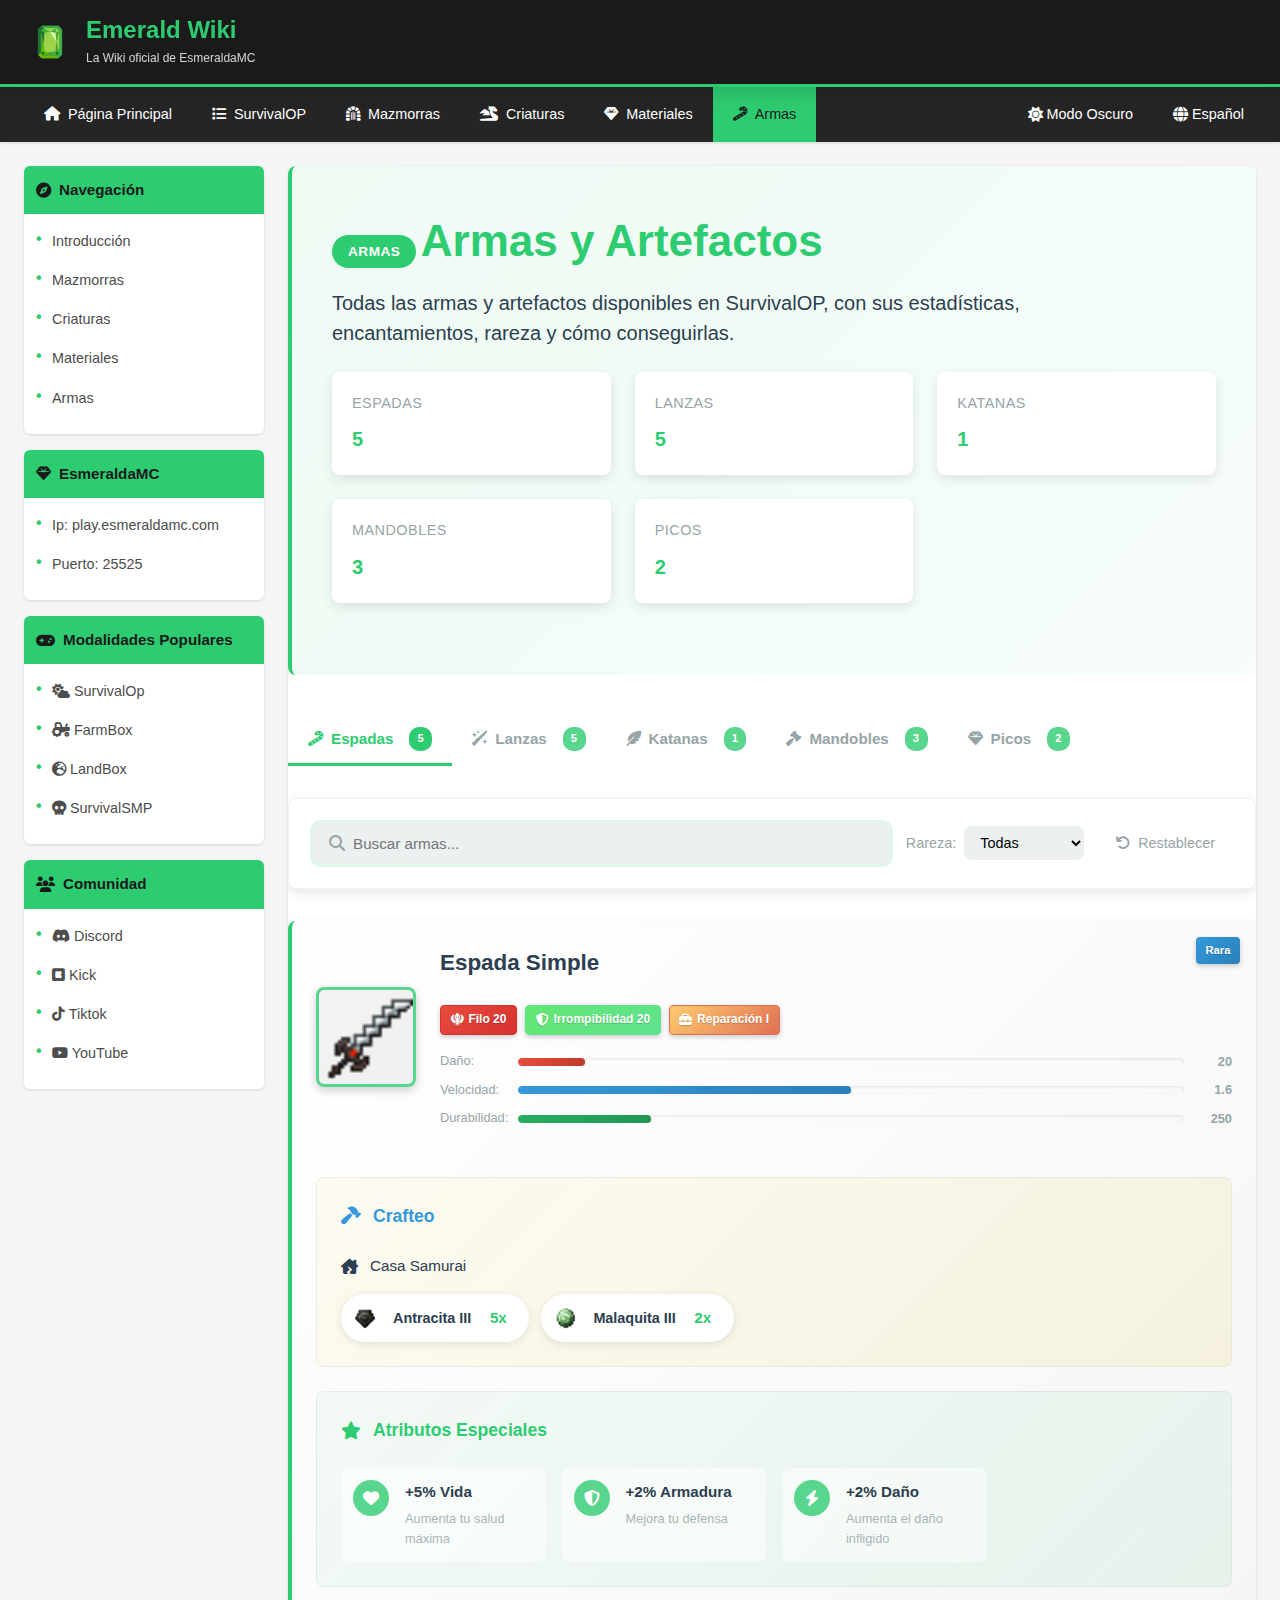
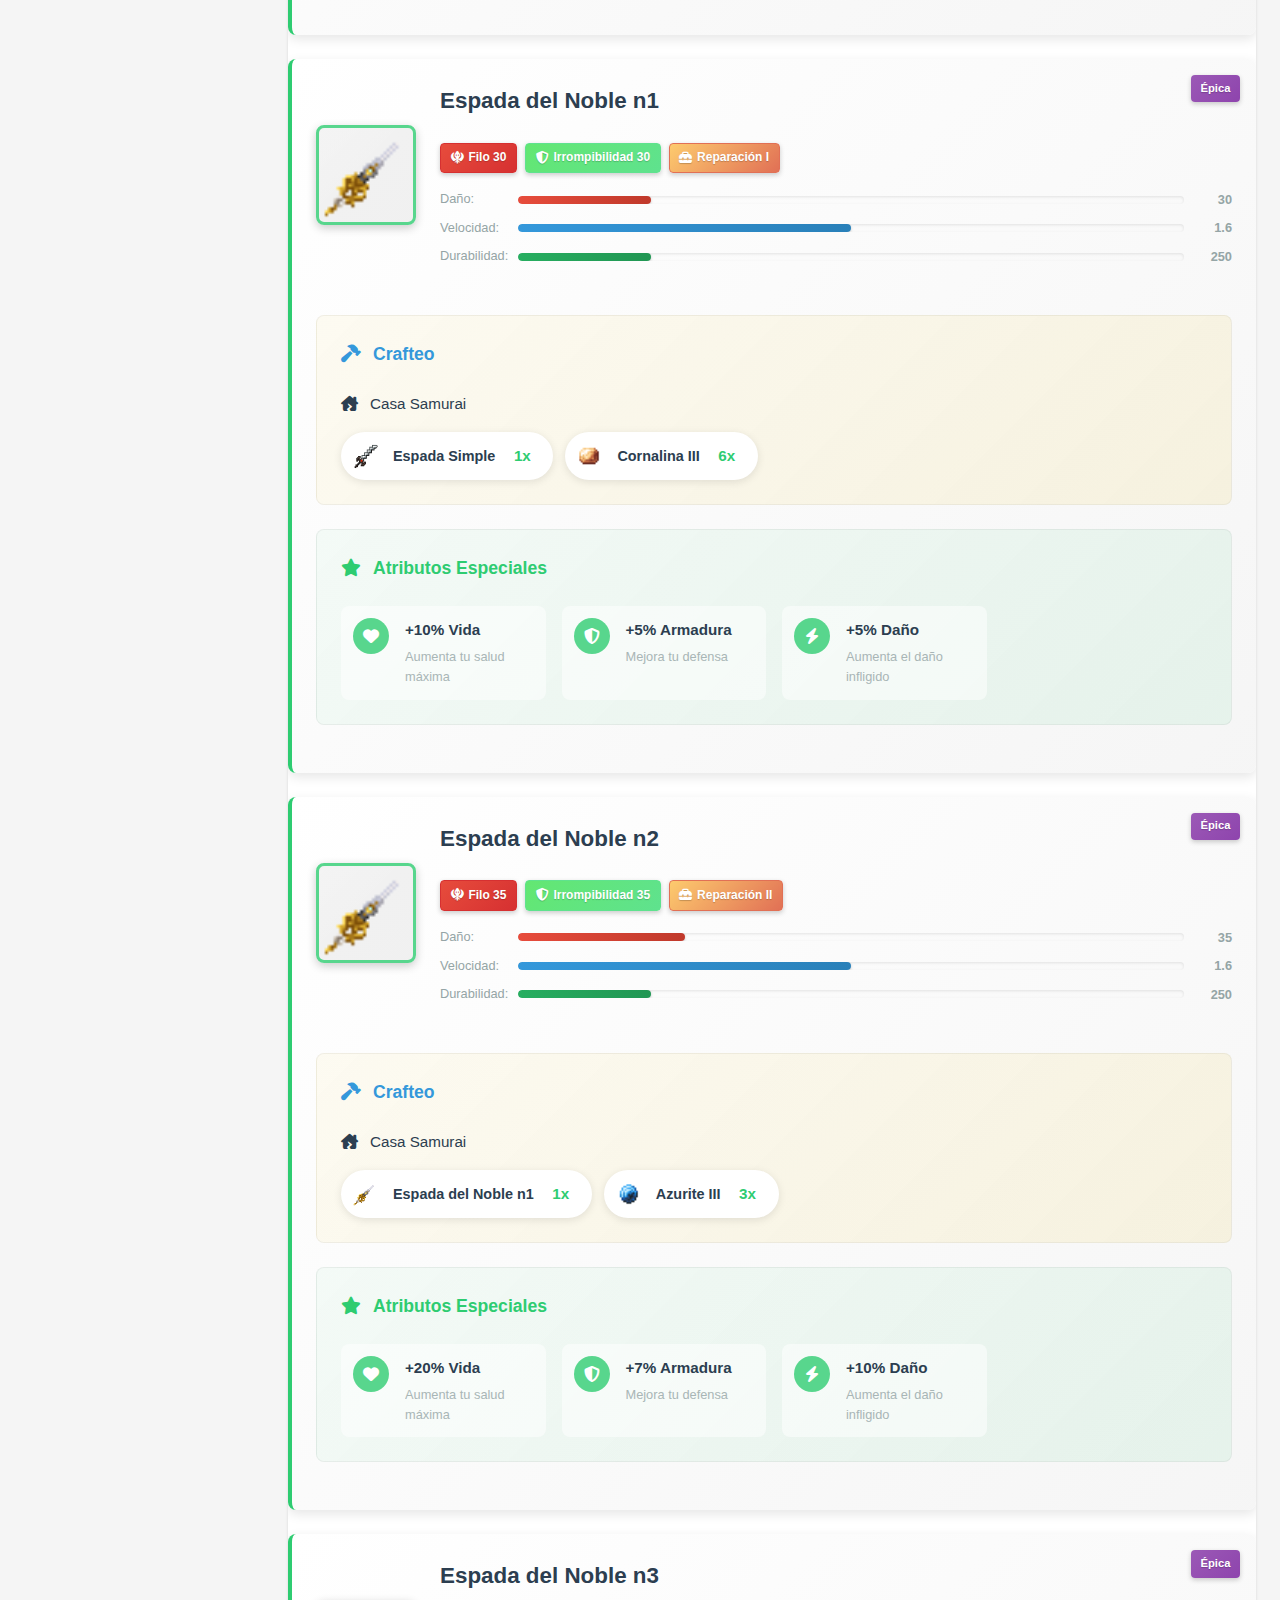
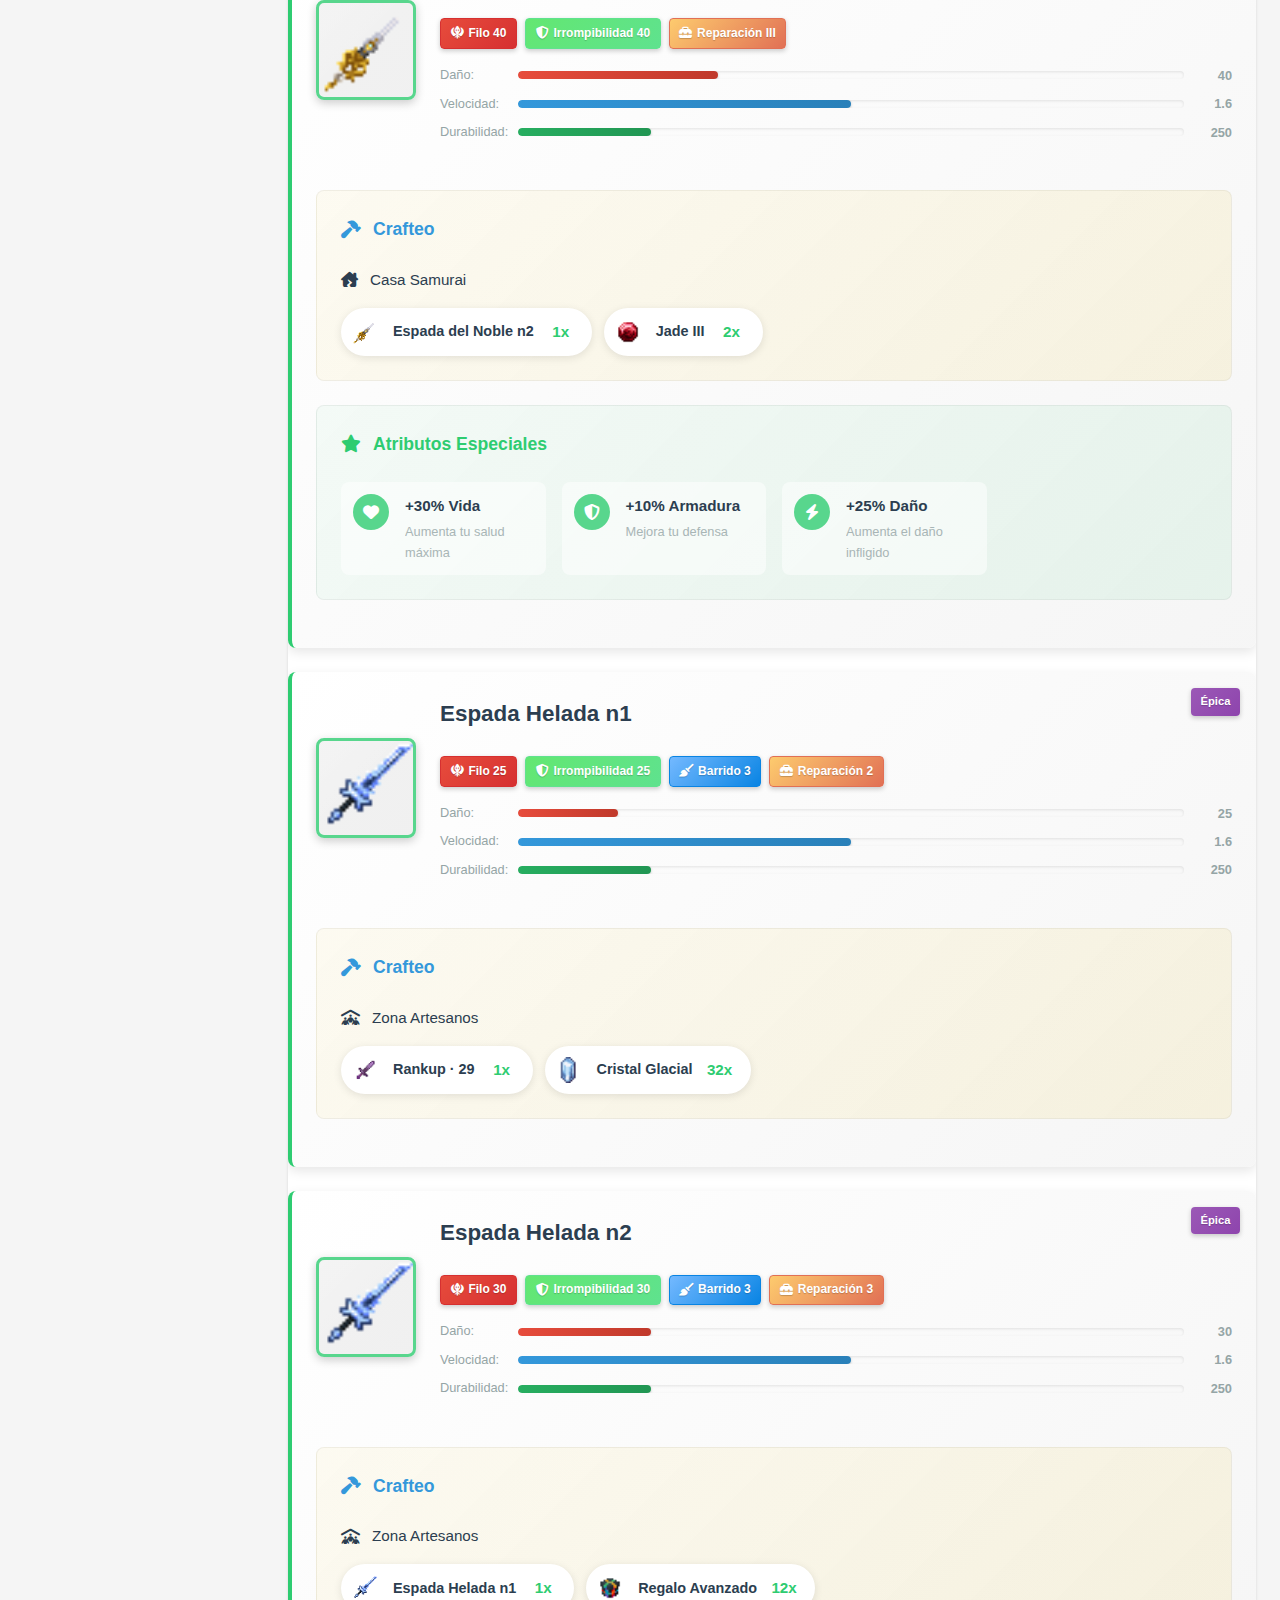
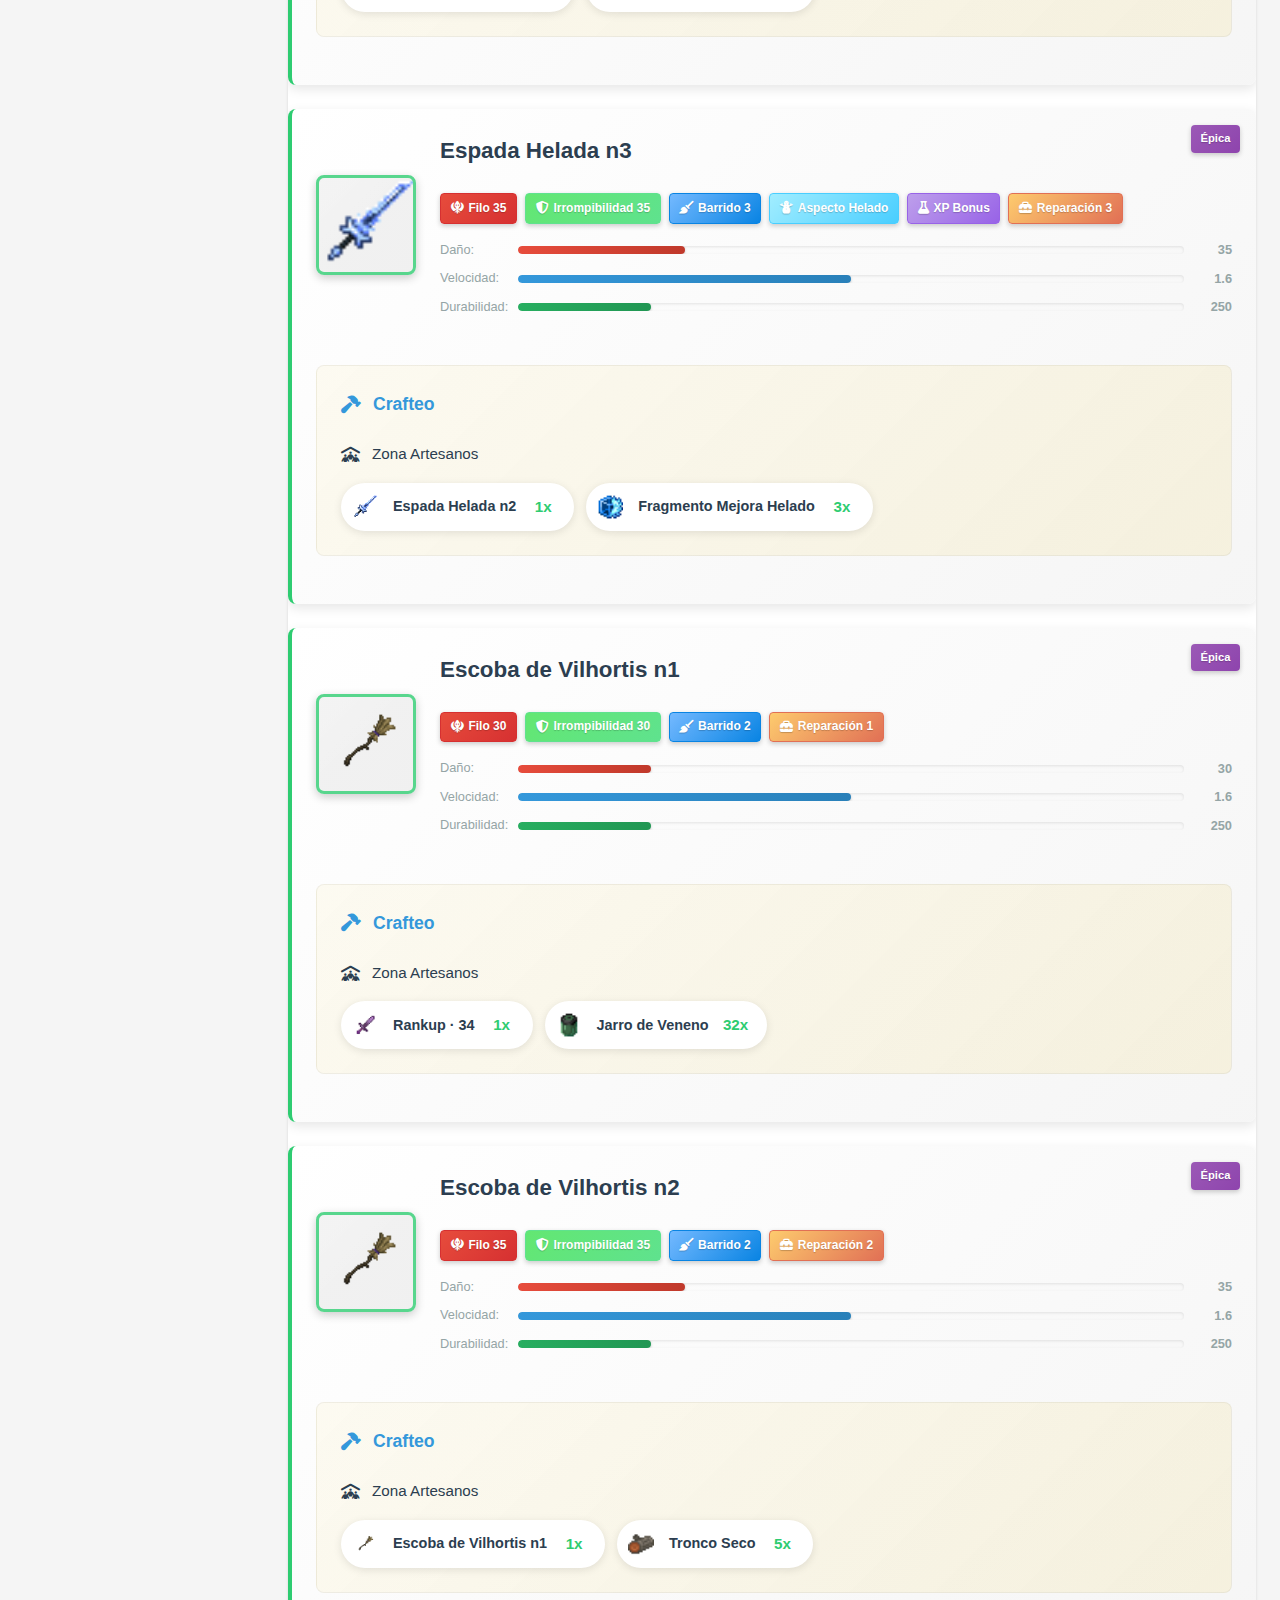
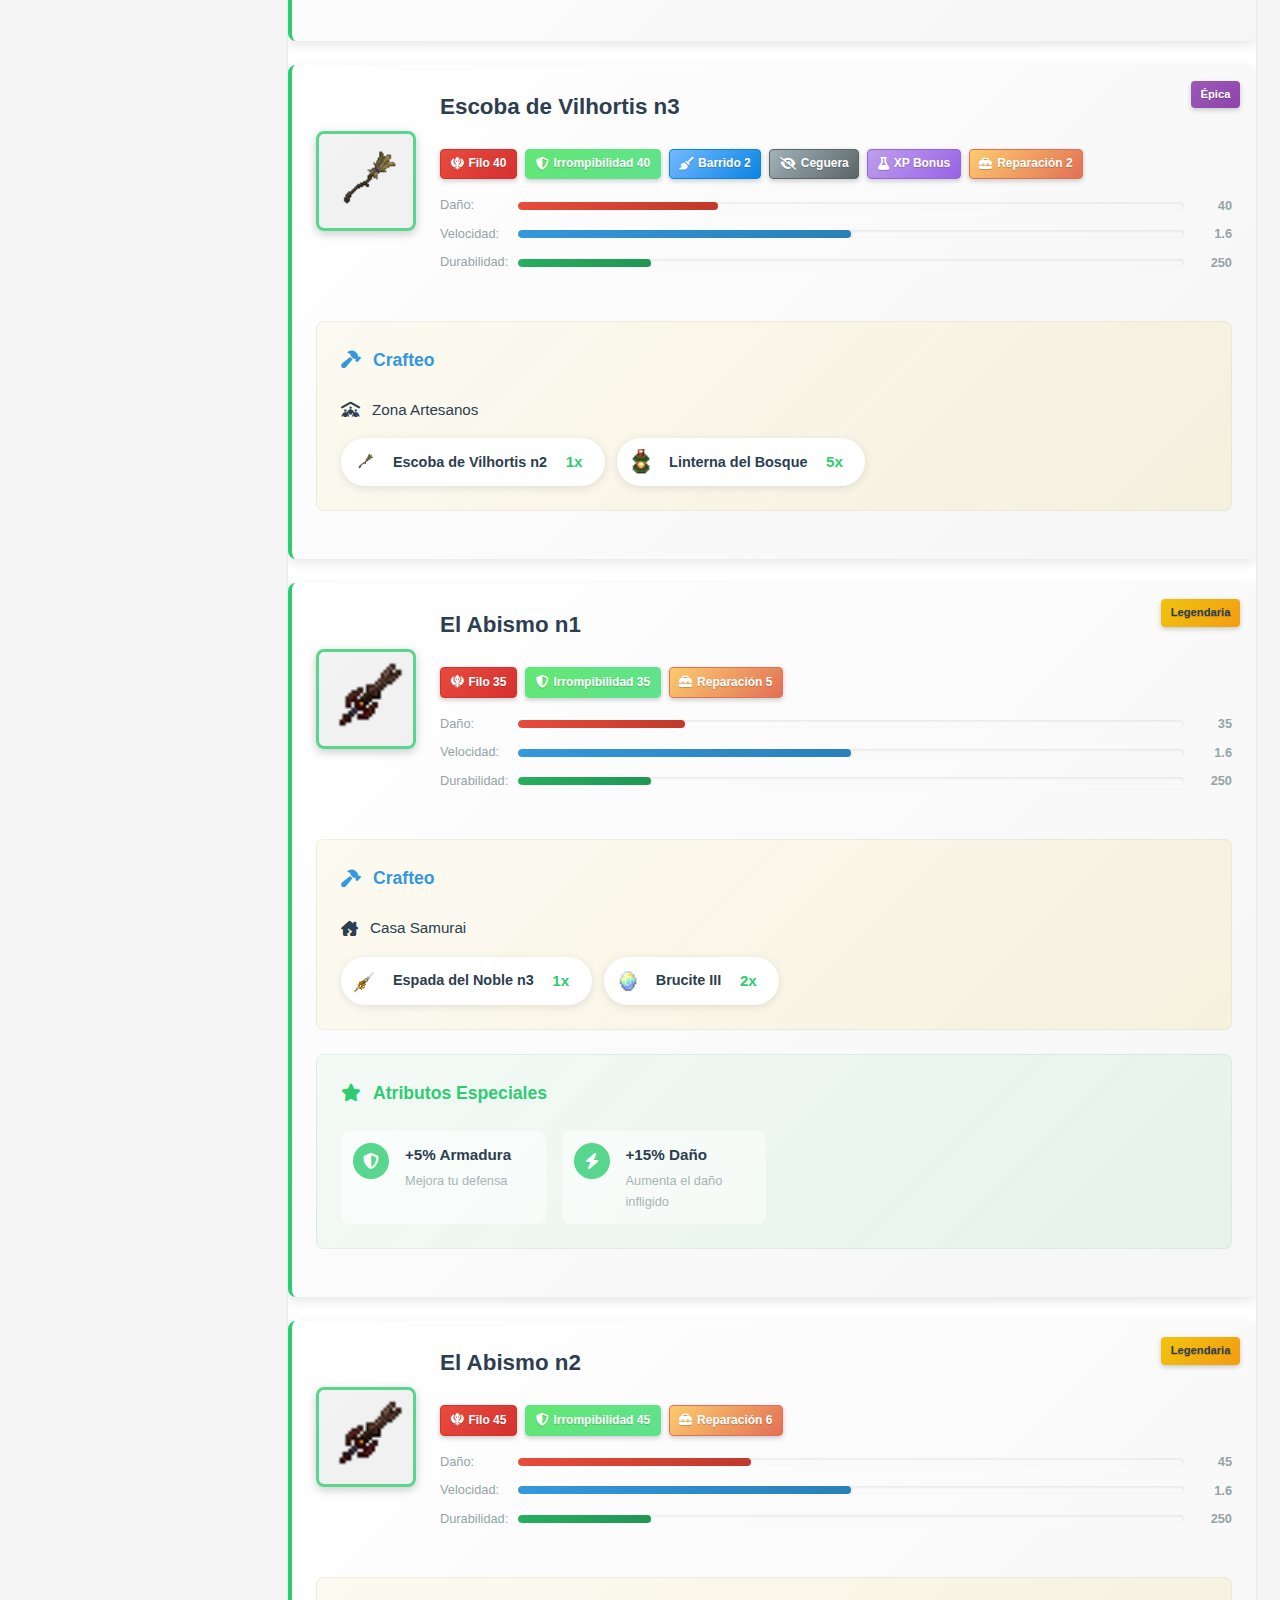
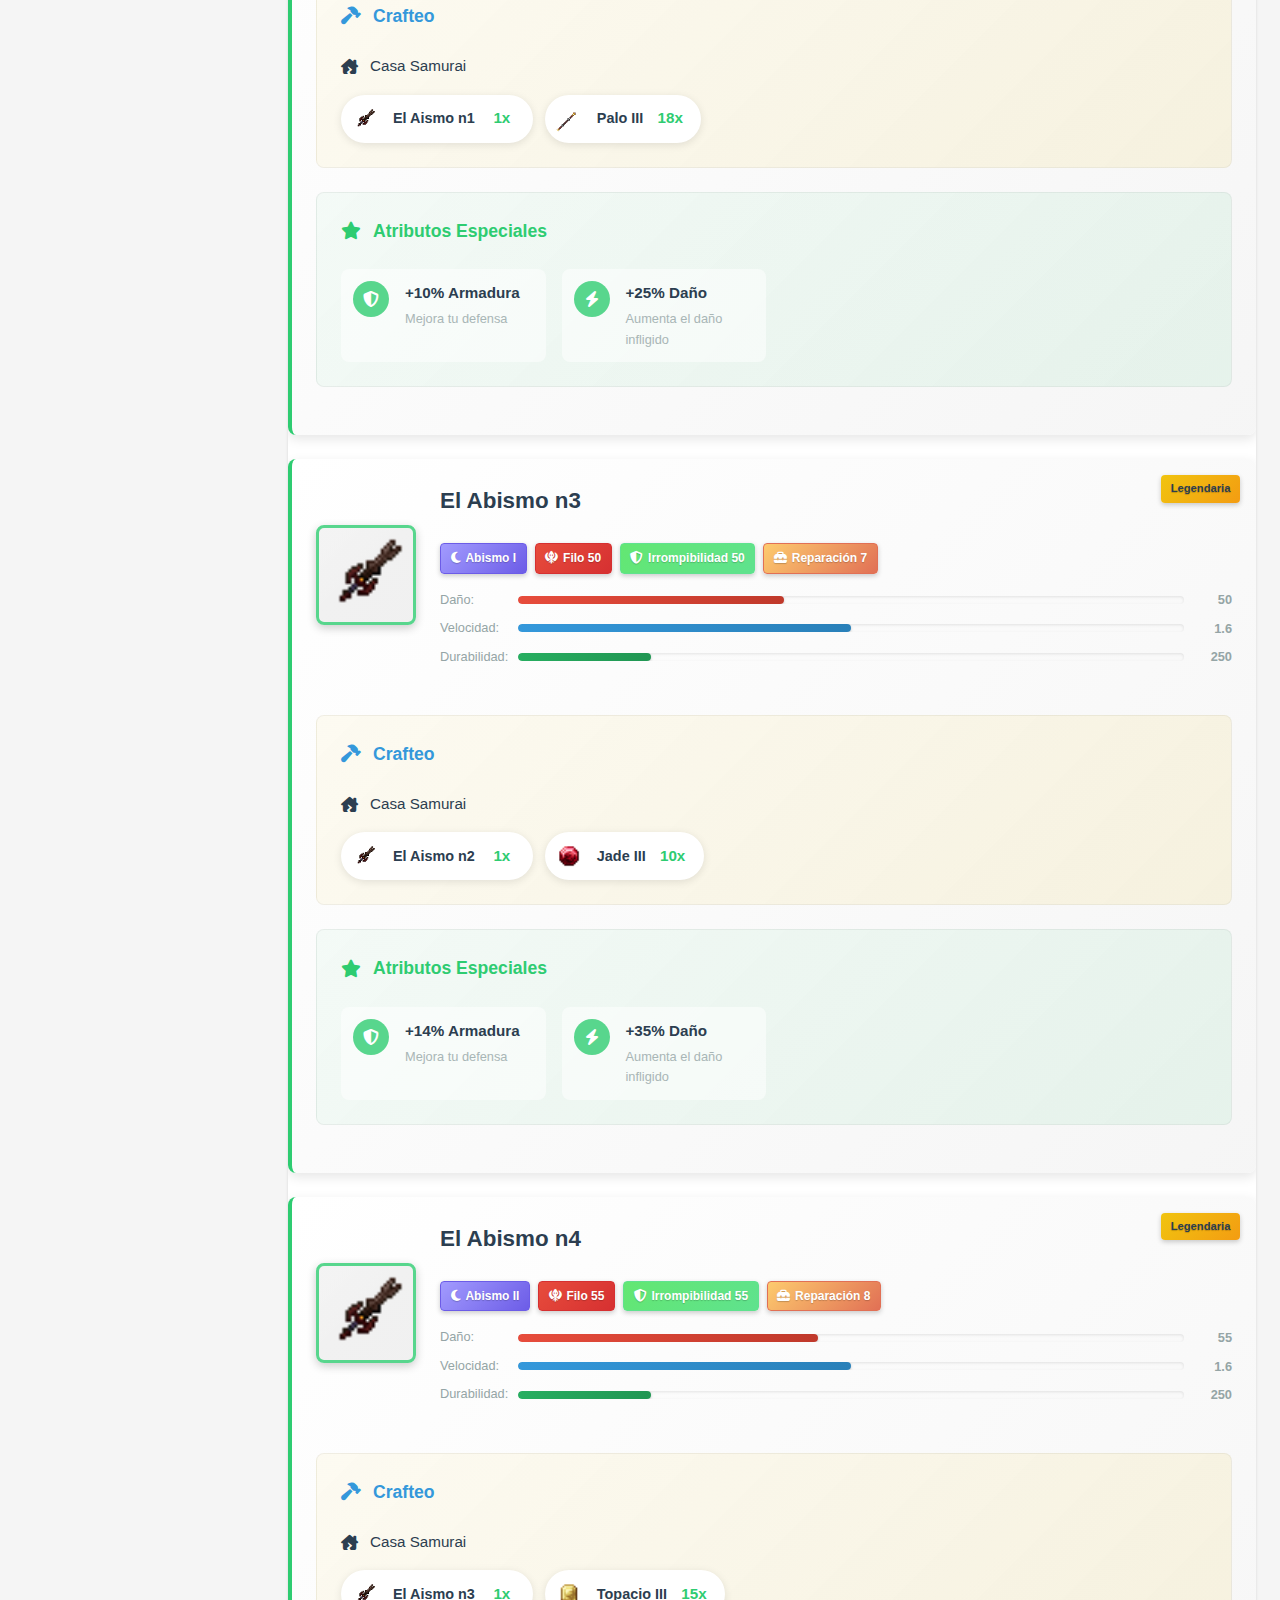
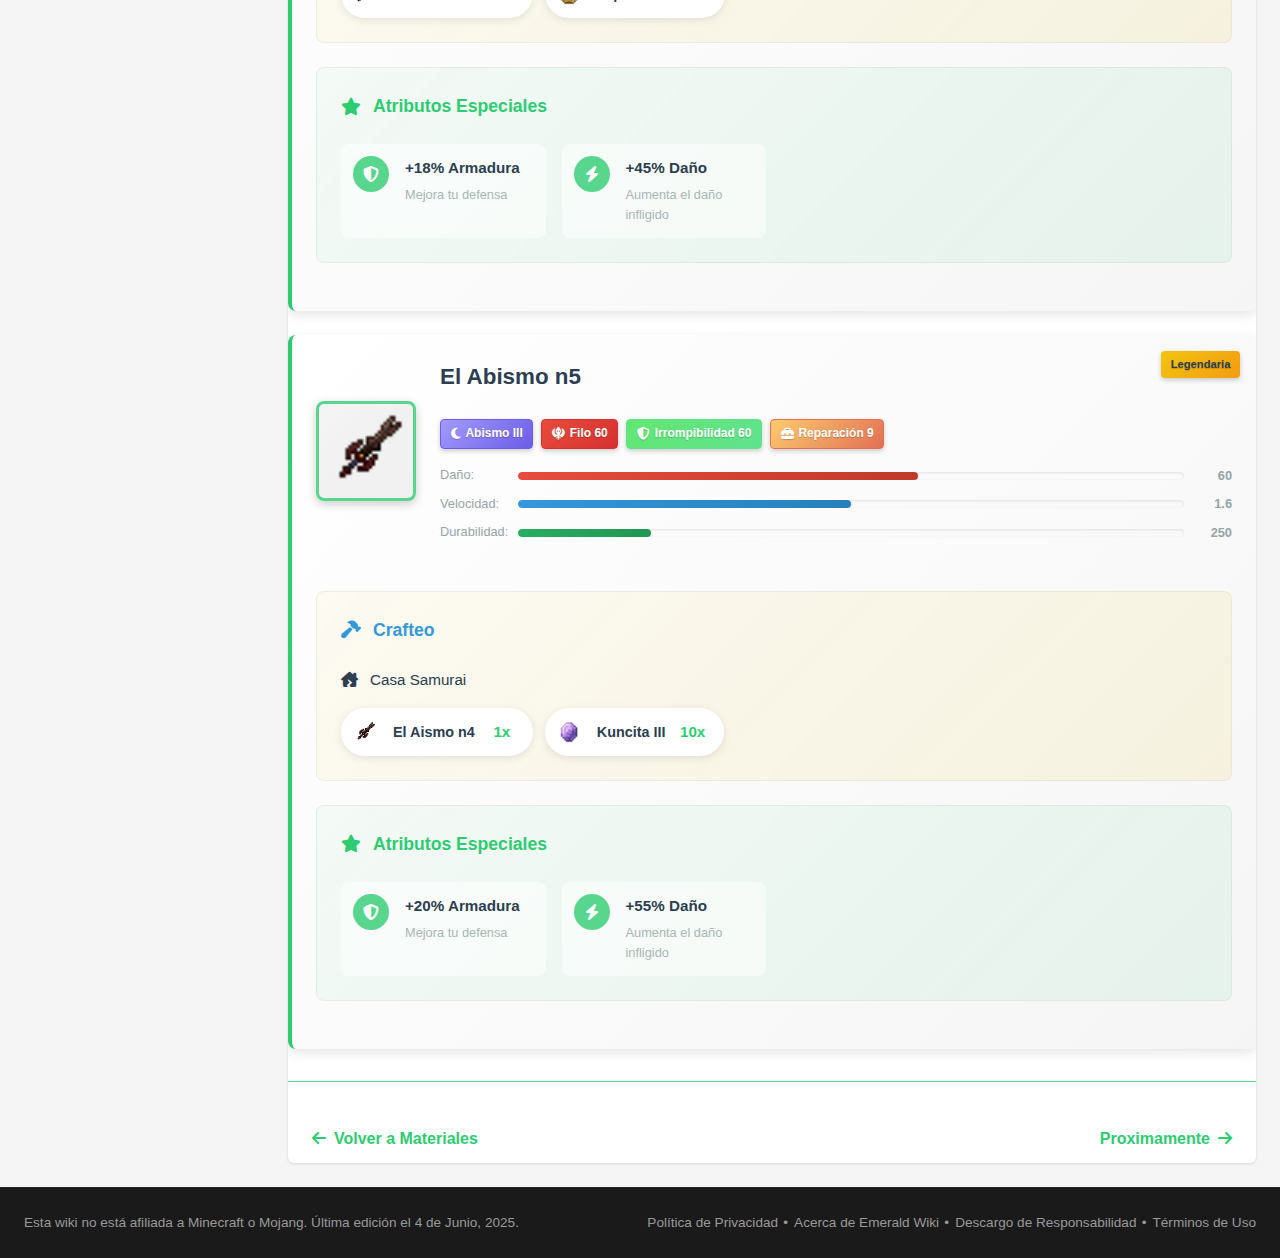
<file: pages/survivalop-weapons.html>
<!DOCTYPE html>
<html lang="es">
<head>
    <meta charset="UTF-8">
    <meta name="viewport" content="width=device-width, initial-scale=1.0">
    <title>Armas - SurvivalOP | Emerald Wiki</title>
    <link rel="stylesheet" href="https://cdnjs.cloudflare.com/ajax/libs/font-awesome/6.4.0/css/all.min.css">
    <link rel="shortcut icon" href="../assets/multimedia/img/esmeralda.png" type="image/x-icon">
    <link rel="stylesheet" href="../assets/css/main.css">
    <link rel="stylesheet" href="../assets/css/survivalop.css">
    <link rel="stylesheet" href="../assets/css/survivalop-weapons.css">
</head>
<body>
    <header class="header">
        <div class="container header-container">
            <div class="logo">
                <img src="../assets/multimedia/img/esmeralda.png" alt="Emerald Wiki Logo">
                <div class="logo-text">
                    <h1 id="main-title">Emerald Wiki</h1>
                    <span id="main-subtitle" data-text-es="La Wiki oficial de EsmeraldaMC" data-text-en="The official EsmeraldaMC Wiki">La Wiki oficial de EsmeraldaMC</span>
                </div>
            </div>
        </div>
    </header>
    
    <nav class="navbar">
        <div class="container nav-container">
            <ul class="nav-menu">
                <li class="nav-item"><a href="../index.html" class="nav-link"><i class="fas fa-home"></i> <span class="nav-text" data-text-es="Página Principal" data-text-en="Main Page">Página Principal</span></a></li>
                <li class="nav-item"><a href="survivalop.html" class="nav-link"><i class="fas fa-list"></i> <span class="nav-text" data-text-es="SurvivalOP" data-text-en="SurvivalOP">SurvivalOP</span></a></li>
                <li class="nav-item"><a href="survivalop-dungeons.html" class="nav-link"><i class="fas fa-dungeon"></i> <span class="nav-text" data-text-es="Mazmorras" data-text-en="Dungeons">Mazmorras</span></a></li>
                <li class="nav-item"><a href="survivalop-mobs.html" class="nav-link"><i class="fas fa-dragon"></i> <span class="nav-text" data-text-es="Criaturas" data-text-en="Mobs">Criaturas</span></a></li>
                <li class="nav-item"><a href="survivalop-materials.html" class="nav-link"><i class="fas fa-gem"></i> <span class="nav-text" data-text-es="Materiales" data-text-en="Materials">Materiales</span></a></li>
                <li class="nav-item active"><a href="survivalop-weapons.html" class="nav-link"><i class="fa-solid fa-candy-cane"></i> <span class="nav-text" data-text-es="Armas" data-text-en="Weapons">Armas</span></a></li>
            </ul>
            
            <div class="nav-tools">
                <div class="nav-tool" id="themeToggle">
                    <i class="fas fa-moon"></i> <span class="theme-text" data-text-es="Modo Oscuro" data-text-en="Dark Mode">Modo Oscuro</span>
                </div>
                
                <div class="nav-tool language-selector">
                    <i class="fas fa-globe"></i> <span class="language-text">Español</span>
                    <div class="language-options">
                        <div class="language-option active" data-lang="es">
                            <i class="fas fa-check"></i> Español
                        </div>
                        <div class="language-option" data-lang="en">
                            <span>English</span>
                        </div>
                    </div>
                </div>
            </div>
        </div>
    </nav>
    
    <main class="container main-layout">
        <aside class="sidebar">
            <div class="sidebar-card">
                <div class="sidebar-header">
                    <i class="fas fa-compass"></i> <span class="sidebar-header-text" data-text-es="Navegación" data-text-en="Navigation">Navegación</span>
                </div>
                <div class="sidebar-content">
                    <ul class="sidebar-list">
                        <li class="sidebar-item"><a href="survivalop.html" class="sidebar-link" data-text-es="Introducción" data-text-en="Introduction">Introducción</a></li>
                        <li class="sidebar-item"><a href="survivalop-dungeons.html" class="sidebar-link" data-text-es="Mazmorras" data-text-en="Dungeons">Mazmorras</a></li>
                        <li class="sidebar-item"><a href="survivalop-mobs.html" class="sidebar-link" data-text-es="Criaturas" data-text-en="Mobs">Criaturas</a></li>
                        <li class="sidebar-item"><a href="survivalop-materials.html" class="sidebar-link" data-text-es="Materiales" data-text-en="Materials">Materiales</a></li>
                        <li class="sidebar-item active"><a href="" class="sidebar-link" data-text-es="Armas" data-text-en="Weapons">Armas</a></li>
                    </ul>
                </div>
            </div>
            
            <div class="sidebar-card">
                <div class="sidebar-header">
                    <i class="fa-solid fa-gem"></i> <span class="sidebar-header-text" data-text-es="EsmeraldaMC" data-text-en="EmeraldMC">EsmeraldaMC</span>
                </div>
                <div class="sidebar-content">
                    <ul class="sidebar-list">
                        <li class="sidebar-item"><p class="sidebar-link" data-text-es="Ip: play.esmeraldamc.com" data-text-en="Ip: play.esmeraldamc.com">Ip: play.esmeraldamc.com</p></li>
                        <li class="sidebar-item"><p class="sidebar-link" data-text-es="Puerto: 25525" data-text-en="Port: 25525">Puerto: 25525</p></li>
                    </ul>
                </div>
            </div>
            
            <div class="sidebar-card pulse">
                <div class="sidebar-header">
                    <i class="fas fa-gamepad"></i> <span class="sidebar-header-text" data-text-es="Modalidades Populares" data-text-en="Popular Modalities">Modalidades Populares</span>
                </div>
                <div class="sidebar-content">
                    <ul class="sidebar-list">
                        <li class="sidebar-item"><a href="survivalop.html" class="sidebar-link"><i class="fas fa-cloud-sun"></i> <span data-text-es="SurvivalOp" data-text-en="SurvivalOp">SurvivalOp</span></a></li>
                        <li class="sidebar-item"><p href="#" class="sidebar-link"><i class="fa-solid fa-tractor"></i> <span data-text-es="FarmBox" data-text-en="FarmBox">FarmBox</span></p></li>
                        <li class="sidebar-item"><p href="#" class="sidebar-link"><i class="fa-solid fa-earth-europe"></i> <span data-text-es="LandBox" data-text-en="LandBox">LandBox</span></p></li>
                        <li class="sidebar-item"><p href="#" class="sidebar-link"><i class="fa-solid fa-skull"></i> <span data-text-es="SurvivalSMP" data-text-en="SurvivalSMP">SurvivalSMP</span></p></li>
                    </ul>
                </div>
            </div>

            <div class="sidebar-card">
                <div class="sidebar-header">
                    <i class="fas fa-users"></i> <span class="sidebar-header-text" data-text-es="Comunidad" data-text-en="Community">Comunidad</span>
                </div>
                <div class="sidebar-content">
                    <ul class="sidebar-list">
                        <li class="sidebar-item"><a href="https://discord.gg/xDxEKtsMRa" class="sidebar-link" target="_blank" rel="noopener" rel="noreferrer" rel="nofollow"><i class="fab fa-discord"></i> <span data-text-es="Discord" data-text-en="Discord">Discord</span></a></li>
                        <li class="sidebar-item"><a href="https://kick.com/theelivan" class="sidebar-link" target="_blank" rel="noopener" rel="noreferrer" rel="nofollow"><i class="fa-brands fa-kickstarter"></i> <span data-text-es="Kick" data-text-en="Kick">Kick</span></a></li>
                        <li class="sidebar-item"><a href="https://www.tiktok.com/@theelivann" class="sidebar-link" target="_blank" rel="noopener" rel="noreferrer" rel="nofollow"><i class="fa-brands fa-tiktok"></i> <span data-text-es="Tiktok" data-text-en="Tiktok">Tiktok</span></a></li>
                        <li class="sidebar-item"><a href="https://www.youtube.com/@TheElivan" class="sidebar-link" target="_blank" rel="noopener" rel="noreferrer" rel="nofollow"><i class="fa-brands fa-youtube"></i> <span data-text-es="YouTube" data-text-en="YouTube">YouTube</span></a></li>
                    </ul>
                </div>
            </div>
        </aside>
        
        <div class="content">
            <div class="wiki-header">
                <span class="wiki-badge" data-text-es="Armas" data-text-en="Weapons">Armas</span>
                <h1 class="wiki-title" data-text-es="Armas y Artefactos" data-text-en="Weapons and Artifacts">Armas y Artefactos</h1>
                <p class="wiki-subtitle" data-text-es="Todas las armas y artefactos disponibles en SurvivalOP, con sus estadísticas, encantamientos, rareza y cómo conseguirlas." data-text-en="All weapons and artifacts available in SurvivalOP, with their stats, enchantments, rarity and how to obtain them.">
                    Todas las armas y artefactos disponibles en SurvivalOP, con sus estadísticas, encantamientos, rareza y cómo conseguirlas.
                </p>
                <div class="quick-info">
                    <div class="quick-info-item">
                        <div class="quick-info-label" data-text-es="Espadas" data-text-en="Swords">Espadas</div>
                        <div class="quick-info-value">5</div>
                    </div>
                    <div class="quick-info-item">
                        <div class="quick-info-label" data-text-es="Lanzas" data-text-en="Spears">Lanzas</div>
                        <div class="quick-info-value">5</div>
                    </div>
                    <div class="quick-info-item">
                        <div class="quick-info-label" data-text-es="Katanas" data-text-en="Katanas">Katanas</div>
                        <div class="quick-info-value">1</div>
                    </div>
                    <div class="quick-info-item">
                        <div class="quick-info-label" data-text-es="Mandobles" data-text-en="Claymores">Mandobles</div>
                        <div class="quick-info-value">3</div>
                    </div>
                    <div class="quick-info-item">
                        <div class="quick-info-label" data-text-es="Picos" data-text-en="Pickaxes">Picos</div>
                        <div class="quick-info-value">2</div>
                    </div>
                </div>
            </div>

            <!-- Sistema de pestañas -->
            <div class="weapons-tabs-wrapper">
                <div class="weapons-tabs">
                    <div class="weapons-tab active" data-tab="swords">
                        <i class="fa-solid fa-candy-cane"></i>
                        <span data-text-es="Espadas" data-text-en="Swords">Espadas</span>
                        <span class="badge">5</span>
                    </div>
                    <div class="weapons-tab" data-tab="spears">
                        <i class="fa-solid fa-wand-sparkles"></i>
                        <span data-text-es="Lanzas" data-text-en="Spears">Lanzas</span>
                        <span class="badge">5</span>
                    </div>
                    <div class="weapons-tab" data-tab="katanas">
                        <i class="fa-solid fa-feather-pointed"></i>
                        <span data-text-es="Katanas" data-text-en="Katanas">Katanas</span>
                        <span class="badge">1</span>
                    </div>
                    <div class="weapons-tab" data-tab="claymores">
                        <i class="fa-solid fa-gavel"></i>
                        <span data-text-es="Mandobles" data-text-en="Claymores">Mandobles</span>
                        <span class="badge">3</span>
                    </div>
                    <div class="weapons-tab" data-tab="pickaxes">
                        <i class="fa-solid fa-gem"></i>
                        <span data-text-es="Picos" data-text-en="Pickaxes">Picos</span>
                        <span class="badge">2</span>
                    </div>
                </div>
            </div>
            
            <!-- Sistema de filtrado -->
            <div class="weapons-filters">
                <div class="search-box">
                    <i class="fas fa-search"></i>
                    <input type="text" placeholder="Buscar armas..." data-text-es="Buscar armas..." data-text-en="Search weapons...">
                </div>
                
                <div class="filter-group">
                    <span class="filter-label" data-text-es="Rareza:" data-text-en="Rarity:">Rareza:</span>
                    <select class="filter-select" id="rarity-filter">
                        <option value="all" data-text-es="Todas" data-text-en="All">Todas</option>
                        <option value="common" data-text-es="Común" data-text-en="Common">Común</option>
                        <option value="rare" data-text-es="Rara" data-text-en="Rare">Rara</option>
                        <option value="epic" data-text-es="Épica" data-text-en="Epic">Épica</option>
                        <option value="legendary" data-text-es="Legendaria" data-text-en="Legendary">Legendaria</option>
                        <option value="mythic" data-text-es="Mítica" data-text-en="Mythic">Mítica</option>
                        <option value="secret" data-text-es="Secreta" data-text-en="Secret">Secreta</option>
                    </select>
                </div>
                
                <button class="btn-primary btn-reset" id="resetFilters" data-text-es="Restablecer" data-text-en="Reset">
                    <i class="fas fa-undo"></i> <span class="reset-text" data-text-es="Restablecer" data-text-en="Reset">Restablecer</span>
                </button>
            </div>

            <!-- Contenido de pestañas -->
            <div class="weapons-tab-content active" id="swords">
                <!-- Espada Simple -->
                <div class="weapon-card expanded" data-rarity="rare">
                    <div class="weapon-rarity rare">
                        <span data-text-es="Rara" data-text-en="Rare">Rara</span>
                    </div>
                    <div class="weapon-header">
                        <div class="weapon-image" style="background-image: url('../assets/multimedia/img/weapons/espada-simple.png');"></div>
                        <div class="weapon-info">
                            <h4 class="weapon-name" data-text-es="Espada Simple" data-text-en="Simple Sword">Espada Simple</h4>
                            <!-- Encantamientos -->
                            <div class="weapon-enchantments">
                                <div class="enchantment-badge sharpness">
                                    <i class="fa-solid fa-khanda"></i>
                                    <span data-text-es="Filo 20" data-text-en="Sharpness 20">Filo 20</span>
                                </div>
                                <div class="enchantment-badge unbreaking">
                                    <i class="fa-solid fa-shield-halved"></i>
                                    <span data-text-es="Irrompibilidad 20" data-text-en="Unbreaking 20">Irrompibilidad 20</span>
                                </div>
                                <div class="enchantment-badge looting">
                                    <i class="fa-solid fa-toolbox"></i>
                                    <span data-text-es="Reparación I" data-text-en="Mending I">Reparación I</span>
                                </div>
                            </div>
                            
                            <div class="weapon-stats-enhanced">
                                <div class="stat-bar">
                                    <span class="stat-label" data-text-es="Daño:" data-text-en="Damage:">Daño:</span>
                                    <div class="stat-progress damage">
                                        <div class="stat-progress-fill" style="width: 10%;"></div>
                                    </div>
                                    <span class="stat-value">20</span>
                                </div>
                                <div class="stat-bar">
                                    <span class="stat-label" data-text-es="Velocidad:" data-text-en="Speed:">Velocidad:</span>
                                    <div class="stat-progress speed">
                                        <div class="stat-progress-fill" style="width: 50%;"></div>
                                    </div>
                                    <span class="stat-value">1.6</span>
                                </div>
                                <div class="stat-bar">
                                    <span class="stat-label" data-text-es="Durabilidad:" data-text-en="Durability:">Durabilidad:</span>
                                    <div class="stat-progress durability">
                                        <div class="stat-progress-fill" style="width: 20%;"></div>
                                    </div>
                                    <span class="stat-value">250</span>
                                </div>
                            </div>
            
                        </div>
                    </div>
                    
                    <div class="weapon-content">
                        
                        <!-- Crafteo modificado -->
                        <div class="weapon-crafting">
                            <h5 class="crafting-title">
                                <i class="fas fa-hammer"></i>
                                <span data-text-es="Crafteo" data-text-en="Crafting">Crafteo</span>
                            </h5>
                            <div class="crafting-info">
                                <div class="crafting-station">
                                    <i class="fa-solid fa-house-chimney-crack"></i>
                                    <span data-text-es="Casa Samurai" data-text-en="Samurai House">Casa Samurai</span>
                                </div>
                                <div class="crafting-recipe">
                                    <div class="recipe-item">
                                        <a href="survivalop-materials.html" class="recipe-link">
                                            <img src="../assets/multimedia/img/materials/mine/antracita-iii.png" alt="Antracita III" class="recipe-image">
                                            <span class="recipe-name">Antracita III</span>
                                        </a>
                                        <span class="recipe-count">5x</span>
                                    </div>
                                    <div class="recipe-item">
                                        <a href="survivalop-materials.html" class="recipe-link">
                                            <img src="../assets/multimedia/img/materials/mine/malaquita-iii.png" alt="Malaquita III" class="recipe-image">
                                            <span class="recipe-name">Malaquita III</span>
                                        </a>
                                        <span class="recipe-count">2x</span>
                                    </div>
                                </div>
                            </div>
                        </div>
                        
                        <!-- Atributos especiales -->
                        <div class="weapon-attributes">
                            <h5 class="attributes-title">
                                <i class="fas fa-star"></i>
                                <span data-text-es="Atributos Especiales" data-text-en="Special Attributes">Atributos Especiales</span>
                            </h5>
                            <div class="attributes-grid">
                                <div class="attribute-item">
                                    <div class="attribute-icon">
                                        <i class="fas fa-heart"></i>
                                    </div>
                                    <div class="attribute-content">
                                        <span class="attribute-value" data-text-es="+5% Vida" data-text-en="+5% Health">+5% Vida</span>
                                        <span class="attribute-description" data-text-es="Aumenta tu salud máxima" data-text-en="Increases max health">Aumenta tu salud máxima</span>
                                    </div>
                                </div>
                                <div class="attribute-item">
                                    <div class="attribute-icon">
                                        <i class="fas fa-shield-alt"></i>
                                    </div>
                                    <div class="attribute-content">
                                        <span class="attribute-value" data-text-es="+2% Armadura" data-text-en="+2% Armor">+2% Armadura</span>
                                        <span class="attribute-description" data-text-es="Mejora tu defensa" data-text-en="Improves defense">Mejora tu defensa</span>
                                    </div>
                                </div>
                                <div class="attribute-item">
                                    <div class="attribute-icon">
                                        <i class="fas fa-bolt"></i>
                                    </div>
                                    <div class="attribute-content">
                                        <span class="attribute-value" data-text-es="+2% Daño" data-text-en="+2% Damage">+2% Daño</span>
                                        <span class="attribute-description" data-text-es="Aumenta el daño infligido" data-text-en="Increases damage dealt">Aumenta el daño infligido</span>
                                    </div>
                                </div>
                            </div>
                        </div>
                    </div>
                </div>

                <!-- Espada del Noble n1-->
                <div class="weapon-card expanded" data-rarity="epic">
                    <div class="weapon-rarity epic">
                        <span data-text-es="Épica" data-text-en="Epic">Épica</span>
                    </div>
                    <div class="weapon-header">
                        <div class="weapon-image" style="background-image: url('../assets/multimedia/img/weapons/espada-noble.png');"></div>
                        <div class="weapon-info">
                            <h4 class="weapon-name" data-text-es="Espada del Noble n1" data-text-en="Nobleman's Sword lvl1">Espada del Noble n1</h4>
                            <!-- Encantamientos -->
                            <div class="weapon-enchantments">
                                <div class="enchantment-badge sharpness">
                                    <i class="fa-solid fa-khanda"></i>
                                    <span data-text-es="Filo 30" data-text-en="Sharpness 30">Filo 30</span>
                                </div>
                                <div class="enchantment-badge unbreaking">
                                    <i class="fa-solid fa-shield-halved"></i>
                                    <span data-text-es="Irrompibilidad 30" data-text-en="Unbreaking 30">Irrompibilidad 30</span>
                                </div>
                                <div class="enchantment-badge looting">
                                    <i class="fa-solid fa-toolbox"></i>
                                    <span data-text-es="Reparación I" data-text-en="Mending I">Reparación I</span>
                                </div>
                            </div>
                            
                            <div class="weapon-stats-enhanced">
                                <div class="stat-bar">
                                    <span class="stat-label" data-text-es="Daño:" data-text-en="Damage:">Daño:</span>
                                    <div class="stat-progress damage">
                                        <div class="stat-progress-fill" style="width: 20%;"></div>
                                    </div>
                                    <span class="stat-value">30</span>
                                </div>
                                <div class="stat-bar">
                                    <span class="stat-label" data-text-es="Velocidad:" data-text-en="Speed:">Velocidad:</span>
                                    <div class="stat-progress speed">
                                        <div class="stat-progress-fill" style="width: 50%;"></div>
                                    </div>
                                    <span class="stat-value">1.6</span>
                                </div>
                                <div class="stat-bar">
                                    <span class="stat-label" data-text-es="Durabilidad:" data-text-en="Durability:">Durabilidad:</span>
                                    <div class="stat-progress durability">
                                        <div class="stat-progress-fill" style="width: 20%;"></div>
                                    </div>
                                    <span class="stat-value">250</span>
                                </div>
                            </div>
            
                        </div>
                    </div>
                    
                    <div class="weapon-content">
                        
                        <!-- Crafteo modificado -->
                        <div class="weapon-crafting">
                            <h5 class="crafting-title">
                                <i class="fas fa-hammer"></i>
                                <span data-text-es="Crafteo" data-text-en="Crafting">Crafteo</span>
                            </h5>
                            <div class="crafting-info">
                                <div class="crafting-station">
                                    <i class="fa-solid fa-house-chimney-crack"></i>
                                    <span data-text-es="Casa Samurai" data-text-en="Samurai House">Casa Samurai</span>
                                </div>
                                <div class="crafting-recipe">
                                    <div class="recipe-item">
                                        <a href="" class="recipe-link">
                                            <img src="../assets/multimedia/img/weapons/espada-simple.png" alt="Espada Simple" class="recipe-image">
                                            <span class="recipe-name" data-text-es="Espada Simple" data-text-en="Simple Sword">Espada Simple</span>
                                        </a>
                                        <span class="recipe-count">1x</span>
                                    </div>
                                    <div class="recipe-item">
                                        <a href="survivalop-materials.html" class="recipe-link">
                                            <img src="../assets/multimedia/img/materials/mine/cornalina-iii.png" alt="Cornalina III" class="recipe-image">
                                            <span class="recipe-name">Cornalina III</span>
                                        </a>
                                        <span class="recipe-count">6x</span>
                                    </div>
                                </div>
                            </div>
                        </div>
                        
                        <!-- Atributos especiales -->
                        <div class="weapon-attributes">
                            <h5 class="attributes-title">
                                <i class="fas fa-star"></i>
                                <span data-text-es="Atributos Especiales" data-text-en="Special Attributes">Atributos Especiales</span>
                            </h5>
                            <div class="attributes-grid">
                                <div class="attribute-item">
                                    <div class="attribute-icon">
                                        <i class="fas fa-heart"></i>
                                    </div>
                                    <div class="attribute-content">
                                        <span class="attribute-value" data-text-es="+10% Vida" data-text-en="+10% Health">+10% Vida</span>
                                        <span class="attribute-description" data-text-es="Aumenta tu salud máxima" data-text-en="Increases max health">Aumenta tu salud máxima</span>
                                    </div>
                                </div>
                                <div class="attribute-item">
                                    <div class="attribute-icon">
                                        <i class="fas fa-shield-alt"></i>
                                    </div>
                                    <div class="attribute-content">
                                        <span class="attribute-value" data-text-es="+5% Armadura" data-text-en="+5% Armor">+5% Armadura</span>
                                        <span class="attribute-description" data-text-es="Mejora tu defensa" data-text-en="Improves defense">Mejora tu defensa</span>
                                    </div>
                                </div>
                                <div class="attribute-item">
                                    <div class="attribute-icon">
                                        <i class="fas fa-bolt"></i>
                                    </div>
                                    <div class="attribute-content">
                                        <span class="attribute-value" data-text-es="+5% Daño" data-text-en="+5% Damage">+5% Daño</span>
                                        <span class="attribute-description" data-text-es="Aumenta el daño infligido" data-text-en="Increases damage dealt">Aumenta el daño infligido</span>
                                    </div>
                                </div>
                            </div>
                        </div>
                    </div>
                </div>

                <!-- Espada del Noble n2-->
                <div class="weapon-card expanded" data-rarity="epic">
                    <div class="weapon-rarity epic">
                        <span data-text-es="Épica" data-text-en="Epic">Épica</span>
                    </div>
                    <div class="weapon-header">
                        <div class="weapon-image" style="background-image: url('../assets/multimedia/img/weapons/espada-noble.png');"></div>
                        <div class="weapon-info">
                            <h4 class="weapon-name" data-text-es="Espada del Noble n2" data-text-en="Nobleman's Sword lvl2">Espada del Noble n2</h4>
                            <!-- Encantamientos -->
                            <div class="weapon-enchantments">
                                <div class="enchantment-badge sharpness">
                                    <i class="fa-solid fa-khanda"></i>
                                    <span data-text-es="Filo 35" data-text-en="Sharpness 35">Filo 35</span>
                                </div>
                                <div class="enchantment-badge unbreaking">
                                    <i class="fa-solid fa-shield-halved"></i>
                                    <span data-text-es="Irrompibilidad 35" data-text-en="Unbreaking 35">Irrompibilidad 35</span>
                                </div>
                                <div class="enchantment-badge looting">
                                    <i class="fa-solid fa-toolbox"></i>
                                    <span data-text-es="Reparación II" data-text-en="Mending II">Reparación II</span>
                                </div>
                            </div>
                            
                            <div class="weapon-stats-enhanced">
                                <div class="stat-bar">
                                    <span class="stat-label" data-text-es="Daño:" data-text-en="Damage:">Daño:</span>
                                    <div class="stat-progress damage">
                                        <div class="stat-progress-fill" style="width: 25%;"></div>
                                    </div>
                                    <span class="stat-value">35</span>
                                </div>
                                <div class="stat-bar">
                                    <span class="stat-label" data-text-es="Velocidad:" data-text-en="Speed:">Velocidad:</span>
                                    <div class="stat-progress speed">
                                        <div class="stat-progress-fill" style="width: 50%;"></div>
                                    </div>
                                    <span class="stat-value">1.6</span>
                                </div>
                                <div class="stat-bar">
                                    <span class="stat-label" data-text-es="Durabilidad:" data-text-en="Durability:">Durabilidad:</span>
                                    <div class="stat-progress durability">
                                        <div class="stat-progress-fill" style="width: 20%;"></div>
                                    </div>
                                    <span class="stat-value">250</span>
                                </div>
                            </div>
            
                        </div>
                    </div>
                    
                    <div class="weapon-content">
                        
                        <!-- Crafteo modificado -->
                        <div class="weapon-crafting">
                            <h5 class="crafting-title">
                                <i class="fas fa-hammer"></i>
                                <span data-text-es="Crafteo" data-text-en="Crafting">Crafteo</span>
                            </h5>
                            <div class="crafting-info">
                                <div class="crafting-station">
                                    <i class="fa-solid fa-house-chimney-crack"></i>
                                    <span data-text-es="Casa Samurai" data-text-en="Samurai House">Casa Samurai</span>
                                </div>
                                <div class="crafting-recipe">
                                    <div class="recipe-item">
                                        <a href="" class="recipe-link">
                                            <img src="../assets/multimedia/img/weapons/espada-noble.png" alt="Espada del Noble" class="recipe-image">
                                            <span class="recipe-name" data-text-es="Espada del Noble n1" data-text-en="Nobleman's Sword lvl1">Espada del Noble n1</span>
                                        </a>
                                        <span class="recipe-count">1x</span>
                                    </div>
                                    <div class="recipe-item">
                                        <a href="survivalop-materials.html" class="recipe-link">
                                            <img src="../assets/multimedia/img/materials/mine/azurite-iii.png" alt="azurite-iii III" class="recipe-image">
                                            <span class="recipe-name">Azurite III</span>
                                        </a>
                                        <span class="recipe-count">3x</span>
                                    </div>
                                </div>
                            </div>
                        </div>
                        
                        <!-- Atributos especiales -->
                        <div class="weapon-attributes">
                            <h5 class="attributes-title">
                                <i class="fas fa-star"></i>
                                <span data-text-es="Atributos Especiales" data-text-en="Special Attributes">Atributos Especiales</span>
                            </h5>
                            <div class="attributes-grid">
                                <div class="attribute-item">
                                    <div class="attribute-icon">
                                        <i class="fas fa-heart"></i>
                                    </div>
                                    <div class="attribute-content">
                                        <span class="attribute-value" data-text-es="+20% Vida" data-text-en="+20% Health">+20% Vida</span>
                                        <span class="attribute-description" data-text-es="Aumenta tu salud máxima" data-text-en="Increases max health">Aumenta tu salud máxima</span>
                                    </div>
                                </div>
                                <div class="attribute-item">
                                    <div class="attribute-icon">
                                        <i class="fas fa-shield-alt"></i>
                                    </div>
                                    <div class="attribute-content">
                                        <span class="attribute-value" data-text-es="+7% Armadura" data-text-en="+7% Armor">+7% Armadura</span>
                                        <span class="attribute-description" data-text-es="Mejora tu defensa" data-text-en="Improves defense">Mejora tu defensa</span>
                                    </div>
                                </div>
                                <div class="attribute-item">
                                    <div class="attribute-icon">
                                        <i class="fas fa-bolt"></i>
                                    </div>
                                    <div class="attribute-content">
                                        <span class="attribute-value" data-text-es="+10% Daño" data-text-en="+10% Damage">+10% Daño</span>
                                        <span class="attribute-description" data-text-es="Aumenta el daño infligido" data-text-en="Increases damage dealt">Aumenta el daño infligido</span>
                                    </div>
                                </div>
                            </div>
                        </div>
                    </div>
                </div>

                <!-- Espada del Noble n3-->
                <div class="weapon-card expanded" data-rarity="epic">
                    <div class="weapon-rarity epic">
                        <span data-text-es="Épica" data-text-en="Epic">Épica</span>
                    </div>
                    <div class="weapon-header">
                        <div class="weapon-image" style="background-image: url('../assets/multimedia/img/weapons/espada-noble.png');"></div>
                        <div class="weapon-info">
                            <h4 class="weapon-name" data-text-es="Espada del Noble n3" data-text-en="Nobleman's Sword lvl3">Espada del Noble n3</h4>
                            <!-- Encantamientos -->
                            <div class="weapon-enchantments">
                                <div class="enchantment-badge sharpness">
                                    <i class="fa-solid fa-khanda"></i>
                                    <span data-text-es="Filo 40" data-text-en="Sharpness 40">Filo 40</span>
                                </div>
                                <div class="enchantment-badge unbreaking">
                                    <i class="fa-solid fa-shield-halved"></i>
                                    <span data-text-es="Irrompibilidad 40" data-text-en="Unbreaking 40">Irrompibilidad 40</span>
                                </div>
                                <div class="enchantment-badge looting">
                                    <i class="fa-solid fa-toolbox"></i>
                                    <span data-text-es="Reparación III" data-text-en="Mending III">Reparación III</span>
                                </div>
                            </div>
                            
                            <div class="weapon-stats-enhanced">
                                <div class="stat-bar">
                                    <span class="stat-label" data-text-es="Daño:" data-text-en="Damage:">Daño:</span>
                                    <div class="stat-progress damage">
                                        <div class="stat-progress-fill" style="width: 30%;"></div>
                                    </div>
                                    <span class="stat-value">40</span>
                                </div>
                                <div class="stat-bar">
                                    <span class="stat-label" data-text-es="Velocidad:" data-text-en="Speed:">Velocidad:</span>
                                    <div class="stat-progress speed">
                                        <div class="stat-progress-fill" style="width: 50%;"></div>
                                    </div>
                                    <span class="stat-value">1.6</span>
                                </div>
                                <div class="stat-bar">
                                    <span class="stat-label" data-text-es="Durabilidad:" data-text-en="Durability:">Durabilidad:</span>
                                    <div class="stat-progress durability">
                                        <div class="stat-progress-fill" style="width: 20%;"></div>
                                    </div>
                                    <span class="stat-value">250</span>
                                </div>
                            </div>
            
                        </div>
                    </div>
                    
                    <div class="weapon-content">
                        
                        <!-- Crafteo modificado -->
                        <div class="weapon-crafting">
                            <h5 class="crafting-title">
                                <i class="fas fa-hammer"></i>
                                <span data-text-es="Crafteo" data-text-en="Crafting">Crafteo</span>
                            </h5>
                            <div class="crafting-info">
                                <div class="crafting-station">
                                    <i class="fa-solid fa-house-chimney-crack"></i>
                                    <span data-text-es="Casa Samurai" data-text-en="Samurai House">Casa Samurai</span>
                                </div>
                                <div class="crafting-recipe">
                                    <div class="recipe-item">
                                        <a href="" class="recipe-link">
                                            <img src="../assets/multimedia/img/weapons/espada-noble.png" alt="Espada del Noble" class="recipe-image">
                                            <span class="recipe-name" data-text-es="Espada del Noble n2" data-text-en="Nobleman's Sword lvl2">Espada del Noble n2</span>
                                        </a>
                                        <span class="recipe-count">1x</span>
                                    </div>
                                    <div class="recipe-item">
                                        <a href="survivalop-materials.html" class="recipe-link">
                                            <img src="../assets/multimedia/img/materials/mine/jade-iii.png" alt="jade-iii III" class="recipe-image">
                                            <span class="recipe-name">Jade III</span>
                                        </a>
                                        <span class="recipe-count">2x</span>
                                    </div>
                                </div>
                            </div>
                        </div>
                        
                        <!-- Atributos especiales -->
                        <div class="weapon-attributes">
                            <h5 class="attributes-title">
                                <i class="fas fa-star"></i>
                                <span data-text-es="Atributos Especiales" data-text-en="Special Attributes">Atributos Especiales</span>
                            </h5>
                            <div class="attributes-grid">
                                <div class="attribute-item">
                                    <div class="attribute-icon">
                                        <i class="fas fa-heart"></i>
                                    </div>
                                    <div class="attribute-content">
                                        <span class="attribute-value" data-text-es="+30% Vida" data-text-en="+30% Health">+30% Vida</span>
                                        <span class="attribute-description" data-text-es="Aumenta tu salud máxima" data-text-en="Increases max health">Aumenta tu salud máxima</span>
                                    </div>
                                </div>
                                <div class="attribute-item">
                                    <div class="attribute-icon">
                                        <i class="fas fa-shield-alt"></i>
                                    </div>
                                    <div class="attribute-content">
                                        <span class="attribute-value" data-text-es="+10% Armadura" data-text-en="+10% Armor">+10% Armadura</span>
                                        <span class="attribute-description" data-text-es="Mejora tu defensa" data-text-en="Improves defense">Mejora tu defensa</span>
                                    </div>
                                </div>
                                <div class="attribute-item">
                                    <div class="attribute-icon">
                                        <i class="fas fa-bolt"></i>
                                    </div>
                                    <div class="attribute-content">
                                        <span class="attribute-value" data-text-es="+25% Daño" data-text-en="+25% Damage">+25% Daño</span>
                                        <span class="attribute-description" data-text-es="Aumenta el daño infligido" data-text-en="Increases damage dealt">Aumenta el daño infligido</span>
                                    </div>
                                </div>
                            </div>
                        </div>
                    </div>
                </div>

                <!-- Espada Helada n1 -->
                <div class="weapon-card expanded" data-rarity="epic">
                    <div class="weapon-rarity epic">
                        <span data-text-es="Épica" data-text-en="Epic">Épica</span>
                    </div>
                    <div class="weapon-header">
                        <div class="weapon-image" style="background-image: url('../assets/multimedia/img/weapons/espada-helada.png');"></div>
                        <div class="weapon-info">
                            <h4 class="weapon-name" data-text-es="Espada Helada n1" data-text-en="Frozen Sword lvl1">Espada Helada n1</h4>
                            <!-- Encantamientos -->
                            <div class="weapon-enchantments">
                                <div class="enchantment-badge sharpness">
                                    <i class="fa-solid fa-khanda"></i>
                                    <span data-text-es="Filo 25" data-text-en="Sharpness 25">Filo 25</span>
                                </div>
                                <div class="enchantment-badge unbreaking">
                                    <i class="fa-solid fa-shield-halved"></i>
                                    <span data-text-es="Irrompibilidad 25" data-text-en="Unbreaking 25">Irrompibilidad 25</span>
                                </div>
                                <div class="enchantment-badge sweeping">
                                    <i class="fa-solid fa-broom"></i>
                                    <span data-text-es="Barrido 3" data-text-en="Sweeping Edge 3">Barrido 3</span>
                                </div>
                                <div class="enchantment-badge looting">
                                    <i class="fa-solid fa-toolbox"></i>
                                    <span data-text-es="Reparación 2" data-text-en="Mending 2">Reparación 2</span>
                                </div>
                            </div>
                            
                            <div class="weapon-stats-enhanced">
                                <div class="stat-bar">
                                    <span class="stat-label" data-text-es="Daño:" data-text-en="Damage:">Daño:</span>
                                    <div class="stat-progress damage">
                                        <div class="stat-progress-fill" style="width: 15%;"></div>
                                    </div>
                                    <span class="stat-value">25</span>
                                </div>
                                <div class="stat-bar">
                                    <span class="stat-label" data-text-es="Velocidad:" data-text-en="Speed:">Velocidad:</span>
                                    <div class="stat-progress speed">
                                        <div class="stat-progress-fill" style="width: 50%;"></div>
                                    </div>
                                    <span class="stat-value">1.6</span>
                                </div>
                                <div class="stat-bar">
                                    <span class="stat-label" data-text-es="Durabilidad:" data-text-en="Durability:">Durabilidad:</span>
                                    <div class="stat-progress durability">
                                        <div class="stat-progress-fill" style="width: 20%;"></div>
                                    </div>
                                    <span class="stat-value">250</span>
                                </div>
                            </div>
            
                        </div>
                    </div>
                    
                    <div class="weapon-content">
                        
                        <!-- Crafteo modificado -->
                        <div class="weapon-crafting">
                            <h5 class="crafting-title">
                                <i class="fas fa-hammer"></i>
                                <span data-text-es="Crafteo" data-text-en="Crafting">Crafteo</span>
                            </h5>
                            <div class="crafting-info">
                                <div class="crafting-station">
                                    <i class="fa-solid fa-people-roof"></i>
                                    <span data-text-es="Zona Artesanos" data-text-en="Artisans Zone">Zona Artesanos</span>
                                </div>
                                <div class="crafting-recipe">
                                    <div class="recipe-item">
                                        <a href="" class="recipe-link">
                                            <img src="../assets/multimedia/img/weapons/espada-netherite.png" alt="Espada Netherite" class="recipe-image">
                                            <span class="recipe-name" data-text-es="Rankup · 29" data-text-en="Rankup · 29">Rankup · 29</span>
                                        </a>
                                        <span class="recipe-count">1x</span>
                                    </div>
                                    <div class="recipe-item">
                                        <a href="survivalop-materials.html" class="recipe-link">
                                            <img src="../assets/multimedia/img/materials/polo-norte/cristal-glaciar.png" alt="Cristal Glacial" class="recipe-image">
                                            <span class="recipe-name" data-text-es="Cristal Glacial" data-text-en="Glacial Crystal">Cristal Glacial</span>
                                        </a>
                                        <span class="recipe-count">32x</span>
                                    </div>
                                </div>
                            </div>
                        </div>
                    </div>
                </div>

                <!-- Espada Helada n2 -->
                <div class="weapon-card expanded" data-rarity="epic">
                    <div class="weapon-rarity epic">
                        <span data-text-es="Épica" data-text-en="Epic">Épica</span>
                    </div>
                    <div class="weapon-header">
                        <div class="weapon-image" style="background-image: url('../assets/multimedia/img/weapons/espada-helada.png');"></div>
                        <div class="weapon-info">
                            <h4 class="weapon-name" data-text-es="Espada Helada n2" data-text-en="Frozen Sword lvl2">Espada Helada n2</h4>
                            <!-- Encantamientos -->
                            <div class="weapon-enchantments">
                                <div class="enchantment-badge sharpness">
                                    <i class="fa-solid fa-khanda"></i>
                                    <span data-text-es="Filo 30" data-text-en="Sharpness 30">Filo 30</span>
                                </div>
                                <div class="enchantment-badge unbreaking">
                                    <i class="fa-solid fa-shield-halved"></i>
                                    <span data-text-es="Irrompibilidad 30" data-text-en="Unbreaking 30">Irrompibilidad 30</span>
                                </div>
                                <div class="enchantment-badge sweeping">
                                    <i class="fa-solid fa-broom"></i>
                                    <span data-text-es="Barrido 3" data-text-en="Sweeping Edge 3">Barrido 3</span>
                                </div>
                                <div class="enchantment-badge looting">
                                    <i class="fa-solid fa-toolbox"></i>
                                    <span data-text-es="Reparación 3" data-text-en="Mending 3">Reparación 3</span>
                                </div>
                            </div>
                            
                            <div class="weapon-stats-enhanced">
                                <div class="stat-bar">
                                    <span class="stat-label" data-text-es="Daño:" data-text-en="Damage:">Daño:</span>
                                    <div class="stat-progress damage">
                                        <div class="stat-progress-fill" style="width: 20%;"></div>
                                    </div>
                                    <span class="stat-value">30</span>
                                </div>
                                <div class="stat-bar">
                                    <span class="stat-label" data-text-es="Velocidad:" data-text-en="Speed:">Velocidad:</span>
                                    <div class="stat-progress speed">
                                        <div class="stat-progress-fill" style="width: 50%;"></div>
                                    </div>
                                    <span class="stat-value">1.6</span>
                                </div>
                                <div class="stat-bar">
                                    <span class="stat-label" data-text-es="Durabilidad:" data-text-en="Durability:">Durabilidad:</span>
                                    <div class="stat-progress durability">
                                        <div class="stat-progress-fill" style="width: 20%;"></div>
                                    </div>
                                    <span class="stat-value">250</span>
                                </div>
                            </div>
            
                        </div>
                    </div>
                    
                    <div class="weapon-content">
                        
                        <!-- Crafteo modificado -->
                        <div class="weapon-crafting">
                            <h5 class="crafting-title">
                                <i class="fas fa-hammer"></i>
                                <span data-text-es="Crafteo" data-text-en="Crafting">Crafteo</span>
                            </h5>
                            <div class="crafting-info">
                                <div class="crafting-station">
                                    <i class="fa-solid fa-people-roof"></i>
                                    <span data-text-es="Zona Artesanos" data-text-en="Artisans Zone">Zona Artesanos</span>
                                </div>
                                <div class="crafting-recipe">
                                    <div class="recipe-item">
                                        <a href="" class="recipe-link">
                                            <img src="../assets/multimedia/img/weapons/espada-helada.png" alt="Espada Netherite" class="recipe-image">
                                            <span class="recipe-name" data-text-es="Espada Helada n1" data-text-en="Frozen Sword lvl1">Espada Helada n1</span>
                                        </a>
                                        <span class="recipe-count">1x</span>
                                    </div>
                                    <div class="recipe-item">
                                        <a href="survivalop-materials.html" class="recipe-link">
                                            <img src="../assets/multimedia/img/materials/polo-norte/regalo-avanzado.png" alt="Regalo Avanzado" class="recipe-image">
                                            <span class="recipe-name" data-text-es="Regalo Avanzado" data-text-en="Advanced Gift">Regalo Avanzado</span>
                                        </a>
                                        <span class="recipe-count">12x</span>
                                    </div>
                                </div>
                            </div>
                        </div>
                    </div>
                </div>

                <!-- Espada Helada n3 -->
                <div class="weapon-card expanded" data-rarity="epic">
                    <div class="weapon-rarity epic">
                        <span data-text-es="Épica" data-text-en="Epic">Épica</span>
                    </div>
                    <div class="weapon-header">
                        <div class="weapon-image" style="background-image: url('../assets/multimedia/img/weapons/espada-helada.png');"></div>
                        <div class="weapon-info">
                            <h4 class="weapon-name" data-text-es="Espada Helada n3" data-text-en="Frozen Sword lvl3">Espada Helada n3</h4>
                            <!-- Encantamientos -->
                            <div class="weapon-enchantments">
                                <div class="enchantment-badge sharpness">
                                    <i class="fa-solid fa-khanda"></i>
                                    <span data-text-es="Filo 35" data-text-en="Sharpness 35">Filo 35</span>
                                </div>
                                <div class="enchantment-badge unbreaking">
                                    <i class="fa-solid fa-shield-halved"></i>
                                    <span data-text-es="Irrompibilidad 35" data-text-en="Unbreaking 35">Irrompibilidad 35</span>
                                </div>
                                <div class="enchantment-badge sweeping">
                                    <i class="fa-solid fa-broom"></i>
                                    <span data-text-es="Barrido 3" data-text-en="Sweeping Edge 3">Barrido 3</span>
                                </div>
                                <div class="enchantment-badge ice-aspect">
                                    <i class="fa-solid fa-snowman"></i>
                                    <span data-text-es="Aspecto Helado" data-text-en="Ice Aspect">Aspecto Helado</span>
                                </div>
                                <div class="enchantment-badge xp">
                                    <i class="fa-solid fa-flask"></i>
                                    <span>XP Bonus</span>
                                </div>
                                <div class="enchantment-badge looting">
                                    <i class="fa-solid fa-toolbox"></i>
                                    <span data-text-es="Reparación 3" data-text-en="Mending 4">Reparación 4</span>
                                </div>
                            </div>
                            
                            <div class="weapon-stats-enhanced">
                                <div class="stat-bar">
                                    <span class="stat-label" data-text-es="Daño:" data-text-en="Damage:">Daño:</span>
                                    <div class="stat-progress damage">
                                        <div class="stat-progress-fill" style="width: 25%;"></div>
                                    </div>
                                    <span class="stat-value">35</span>
                                </div>
                                <div class="stat-bar">
                                    <span class="stat-label" data-text-es="Velocidad:" data-text-en="Speed:">Velocidad:</span>
                                    <div class="stat-progress speed">
                                        <div class="stat-progress-fill" style="width: 50%;"></div>
                                    </div>
                                    <span class="stat-value">1.6</span>
                                </div>
                                <div class="stat-bar">
                                    <span class="stat-label" data-text-es="Durabilidad:" data-text-en="Durability:">Durabilidad:</span>
                                    <div class="stat-progress durability">
                                        <div class="stat-progress-fill" style="width: 20%;"></div>
                                    </div>
                                    <span class="stat-value">250</span>
                                </div>
                            </div>
            
                        </div>
                    </div>
                    
                    <div class="weapon-content">
                        
                        <!-- Crafteo modificado -->
                        <div class="weapon-crafting">
                            <h5 class="crafting-title">
                                <i class="fas fa-hammer"></i>
                                <span data-text-es="Crafteo" data-text-en="Crafting">Crafteo</span>
                            </h5>
                            <div class="crafting-info">
                                <div class="crafting-station">
                                    <i class="fa-solid fa-people-roof"></i>
                                    <span data-text-es="Zona Artesanos" data-text-en="Artisans Zone">Zona Artesanos</span>
                                </div>
                                <div class="crafting-recipe">
                                    <div class="recipe-item">
                                        <a href="" class="recipe-link">
                                            <img src="../assets/multimedia/img/weapons/espada-helada.png" alt="Espada Netherite" class="recipe-image">
                                            <span class="recipe-name" data-text-es="Espada Helada n2" data-text-en="Frozen Sword lvl2">Espada Helada n2</span>
                                        </a>
                                        <span class="recipe-count">1x</span>
                                    </div>
                                    <div class="recipe-item">
                                        <a href="survivalop-materials.html" class="recipe-link">
                                            <img src="../assets/multimedia/img/materials/spawn/fragmento-mejora-helado.png" alt="Fragmento Mejora Helado" class="recipe-image">
                                            <span class="recipe-name" data-text-es="Fragmento Mejora Helado" data-text-en="Frozen Enhancement Fragment">Fragmento Mejora Helado</span>
                                        </a>
                                        <span class="recipe-count">3x</span>
                                    </div>
                                </div>
                            </div>
                        </div>
                    </div>
                </div>

                <!-- Escoba Vilhortis n1 -->
                <div class="weapon-card expanded" data-rarity="epic">
                    <div class="weapon-rarity epic">
                        <span data-text-es="Épica" data-text-en="Epic">Épica</span>
                    </div>
                    <div class="weapon-header">
                        <div class="weapon-image" style="background-image: url('../assets/multimedia/img/weapons/espada-vil.png');"></div>
                        <div class="weapon-info">
                            <h4 class="weapon-name" data-text-es="Escoba de Vilhortis n1" data-text-en="Broom of Vilhortis lvl1">Escoba de Vilhortis n1</h4>
                            <!-- Encantamientos -->
                            <div class="weapon-enchantments">
                                <div class="enchantment-badge sharpness">
                                    <i class="fa-solid fa-khanda"></i>
                                    <span data-text-es="Filo 30" data-text-en="Sharpness 30">Filo 30</span>
                                </div>
                                <div class="enchantment-badge unbreaking">
                                    <i class="fa-solid fa-shield-halved"></i>
                                    <span data-text-es="Irrompibilidad 30" data-text-en="Unbreaking 30">Irrompibilidad 30</span>
                                </div>
                                <div class="enchantment-badge sweeping">
                                    <i class="fa-solid fa-broom"></i>
                                    <span data-text-es="Barrido 2" data-text-en="Sweeping Edge 2">Barrido 2</span>
                                </div>
                                <div class="enchantment-badge looting">
                                    <i class="fa-solid fa-toolbox"></i>
                                    <span data-text-es="Reparación 1" data-text-en="Mending 1">Reparación 1</span>
                                </div>
                            </div>
                            
                            <div class="weapon-stats-enhanced">
                                <div class="stat-bar">
                                    <span class="stat-label" data-text-es="Daño:" data-text-en="Damage:">Daño:</span>
                                    <div class="stat-progress damage">
                                        <div class="stat-progress-fill" style="width: 20%;"></div>
                                    </div>
                                    <span class="stat-value">30</span>
                                </div>
                                <div class="stat-bar">
                                    <span class="stat-label" data-text-es="Velocidad:" data-text-en="Speed:">Velocidad:</span>
                                    <div class="stat-progress speed">
                                        <div class="stat-progress-fill" style="width: 50%;"></div>
                                    </div>
                                    <span class="stat-value">1.6</span>
                                </div>
                                <div class="stat-bar">
                                    <span class="stat-label" data-text-es="Durabilidad:" data-text-en="Durability:">Durabilidad:</span>
                                    <div class="stat-progress durability">
                                        <div class="stat-progress-fill" style="width: 20%;"></div>
                                    </div>
                                    <span class="stat-value">250</span>
                                </div>
                            </div>
            
                        </div>
                    </div>
                    
                    <div class="weapon-content">
                        
                        <!-- Crafteo modificado -->
                        <div class="weapon-crafting">
                            <h5 class="crafting-title">
                                <i class="fas fa-hammer"></i>
                                <span data-text-es="Crafteo" data-text-en="Crafting">Crafteo</span>
                            </h5>
                            <div class="crafting-info">
                                <div class="crafting-station">
                                    <i class="fa-solid fa-people-roof"></i>
                                    <span data-text-es="Zona Artesanos" data-text-en="Artisans Zone">Zona Artesanos</span>
                                </div>
                                <div class="crafting-recipe">
                                    <div class="recipe-item">
                                        <a href="" class="recipe-link">
                                            <img src="../assets/multimedia/img/weapons/espada-netherite.png" alt="Espada Netherite" class="recipe-image">
                                            <span class="recipe-name" data-text-es="Rankup · 34" data-text-en="Rankup · 34">Rankup · 34</span>
                                        </a>
                                        <span class="recipe-count">1x</span>
                                    </div>
                                    <div class="recipe-item">
                                        <a href="survivalop-materials.html" class="recipe-link">
                                            <img src="../assets/multimedia/img/materials/cueva/jarro-veneno.png" alt="Jarro de Veneno" class="recipe-image">
                                            <span class="recipe-name" data-text-es="Jarro de Veneno" data-text-en="Jar of Poison">Jarro de Veneno</span>
                                        </a>
                                        <span class="recipe-count">32x</span>
                                    </div>
                                </div>
                            </div>
                        </div>
                    </div>
                </div>

                <!-- Escoba Vilhortis n2 -->
                <div class="weapon-card expanded" data-rarity="epic">
                    <div class="weapon-rarity epic">
                        <span data-text-es="Épica" data-text-en="Epic">Épica</span>
                    </div>
                    <div class="weapon-header">
                        <div class="weapon-image" style="background-image: url('../assets/multimedia/img/weapons/espada-vil.png');"></div>
                        <div class="weapon-info">
                            <h4 class="weapon-name" data-text-es="Escoba de Vilhortis n2" data-text-en="Broom of Vilhortis lvl2">Escoba de Vilhortis n2</h4>
                            <!-- Encantamientos -->
                            <div class="weapon-enchantments">
                                <div class="enchantment-badge sharpness">
                                    <i class="fa-solid fa-khanda"></i>
                                    <span data-text-es="Filo 35" data-text-en="Sharpness 35">Filo 35</span>
                                </div>
                                <div class="enchantment-badge unbreaking">
                                    <i class="fa-solid fa-shield-halved"></i>
                                    <span data-text-es="Irrompibilidad 35" data-text-en="Unbreaking 35">Irrompibilidad 35</span>
                                </div>
                                <div class="enchantment-badge sweeping">
                                    <i class="fa-solid fa-broom"></i>
                                    <span data-text-es="Barrido 2" data-text-en="Sweeping Edge 2">Barrido 2</span>
                                </div>
                                <div class="enchantment-badge looting">
                                    <i class="fa-solid fa-toolbox"></i>
                                    <span data-text-es="Reparación 2" data-text-en="Mending 2">Reparación 2</span>
                                </div>
                            </div>
                            
                            <div class="weapon-stats-enhanced">
                                <div class="stat-bar">
                                    <span class="stat-label" data-text-es="Daño:" data-text-en="Damage:">Daño:</span>
                                    <div class="stat-progress damage">
                                        <div class="stat-progress-fill" style="width: 25%;"></div>
                                    </div>
                                    <span class="stat-value">35</span>
                                </div>
                                <div class="stat-bar">
                                    <span class="stat-label" data-text-es="Velocidad:" data-text-en="Speed:">Velocidad:</span>
                                    <div class="stat-progress speed">
                                        <div class="stat-progress-fill" style="width: 50%;"></div>
                                    </div>
                                    <span class="stat-value">1.6</span>
                                </div>
                                <div class="stat-bar">
                                    <span class="stat-label" data-text-es="Durabilidad:" data-text-en="Durability:">Durabilidad:</span>
                                    <div class="stat-progress durability">
                                        <div class="stat-progress-fill" style="width: 20%;"></div>
                                    </div>
                                    <span class="stat-value">250</span>
                                </div>
                            </div>
            
                        </div>
                    </div>
                    
                    <div class="weapon-content">
                        
                        <!-- Crafteo modificado -->
                        <div class="weapon-crafting">
                            <h5 class="crafting-title">
                                <i class="fas fa-hammer"></i>
                                <span data-text-es="Crafteo" data-text-en="Crafting">Crafteo</span>
                            </h5>
                            <div class="crafting-info">
                                <div class="crafting-station">
                                    <i class="fa-solid fa-people-roof"></i>
                                    <span data-text-es="Zona Artesanos" data-text-en="Artisans Zone">Zona Artesanos</span>
                                </div>
                                <div class="crafting-recipe">
                                    <div class="recipe-item">
                                        <a href="" class="recipe-link">
                                            <img src="../assets/multimedia/img/weapons/espada-vil.png" alt="Espada Vilhortis" class="recipe-image">
                                            <span class="recipe-name" data-text-es="Escoba de Vilhortis n1" data-text-en="Broom of Vilhortis lvl1">Escoba de Vilhortis n1</span>
                                        </a>
                                        <span class="recipe-count">1x</span>
                                    </div>
                                    <div class="recipe-item">
                                        <a href="survivalop-materials.html" class="recipe-link">
                                            <img src="../assets/multimedia/img/materials/cueva/tronco-seco.png" alt="Tronco Seco" class="recipe-image">
                                            <span class="recipe-name" data-text-es="Tronco Seco" data-text-en="Dry Trunk">Tronco Seco</span>
                                        </a>
                                        <span class="recipe-count">5x</span>
                                    </div>
                                </div>
                            </div>
                        </div>
                    </div>
                </div>

                <!-- Escoba Vilhortis n3 -->
                <div class="weapon-card expanded" data-rarity="epic">
                    <div class="weapon-rarity epic">
                        <span data-text-es="Épica" data-text-en="Epic">Épica</span>
                    </div>
                    <div class="weapon-header">
                        <div class="weapon-image" style="background-image: url('../assets/multimedia/img/weapons/espada-vil.png');"></div>
                        <div class="weapon-info">
                            <h4 class="weapon-name" data-text-es="Escoba de Vilhortis n3" data-text-en="Broom of Vilhortis lvl3">Escoba de Vilhortis n3</h4>
                            <!-- Encantamientos -->
                            <div class="weapon-enchantments">
                                <div class="enchantment-badge sharpness">
                                    <i class="fa-solid fa-khanda"></i>
                                    <span data-text-es="Filo 40" data-text-en="Sharpness 40">Filo 40</span>
                                </div>
                                <div class="enchantment-badge unbreaking">
                                    <i class="fa-solid fa-shield-halved"></i>
                                    <span data-text-es="Irrompibilidad 40" data-text-en="Unbreaking 40">Irrompibilidad 40</span>
                                </div>
                                <div class="enchantment-badge sweeping">
                                    <i class="fa-solid fa-broom"></i>
                                    <span data-text-es="Barrido 2" data-text-en="Sweeping Edge 2">Barrido 2</span>
                                </div>
                                <div class="enchantment-badge blindness">
                                    <i class="fa-solid fa-eye-slash"></i>
                                    <span data-text-es="Ceguera" data-text-en="Blindness">Ceguera</span>
                                </div>
                                <div class="enchantment-badge xp">
                                    <i class="fa-solid fa-flask"></i>
                                    <span>XP Bonus</span>
                                </div>
                                <div class="enchantment-badge looting">
                                    <i class="fa-solid fa-toolbox"></i>
                                    <span data-text-es="Reparación 2" data-text-en="Mending 3">Reparación 3</span>
                                </div>
                            </div>
                            
                            <div class="weapon-stats-enhanced">
                                <div class="stat-bar">
                                    <span class="stat-label" data-text-es="Daño:" data-text-en="Damage:">Daño:</span>
                                    <div class="stat-progress damage">
                                        <div class="stat-progress-fill" style="width: 30%;"></div>
                                    </div>
                                    <span class="stat-value">40</span>
                                </div>
                                <div class="stat-bar">
                                    <span class="stat-label" data-text-es="Velocidad:" data-text-en="Speed:">Velocidad:</span>
                                    <div class="stat-progress speed">
                                        <div class="stat-progress-fill" style="width: 50%;"></div>
                                    </div>
                                    <span class="stat-value">1.6</span>
                                </div>
                                <div class="stat-bar">
                                    <span class="stat-label" data-text-es="Durabilidad:" data-text-en="Durability:">Durabilidad:</span>
                                    <div class="stat-progress durability">
                                        <div class="stat-progress-fill" style="width: 20%;"></div>
                                    </div>
                                    <span class="stat-value">250</span>
                                </div>
                            </div>
            
                        </div>
                    </div>
                    
                    <div class="weapon-content">
                        
                        <!-- Crafteo modificado -->
                        <div class="weapon-crafting">
                            <h5 class="crafting-title">
                                <i class="fas fa-hammer"></i>
                                <span data-text-es="Crafteo" data-text-en="Crafting">Crafteo</span>
                            </h5>
                            <div class="crafting-info">
                                <div class="crafting-station">
                                    <i class="fa-solid fa-people-roof"></i>
                                    <span data-text-es="Zona Artesanos" data-text-en="Artisans Zone">Zona Artesanos</span>
                                </div>
                                <div class="crafting-recipe">
                                    <div class="recipe-item">
                                        <a href="" class="recipe-link">
                                            <img src="../assets/multimedia/img/weapons/espada-vil.png" alt="Espada Vilhortis" class="recipe-image">
                                            <span class="recipe-name" data-text-es="Escoba de Vilhortis n2" data-text-en="Broom of Vilhortis lvl2">Escoba de Vilhortis n2</span>
                                        </a>
                                        <span class="recipe-count">1x</span>
                                    </div>
                                    <div class="recipe-item">
                                        <a href="survivalop-materials.html" class="recipe-link">
                                            <img src="../assets/multimedia/img/materials/cueva/linterna-bosque.png" alt="Linterna del Bosque" class="recipe-image">
                                            <span class="recipe-name" data-text-es="Linterna del Bosque" data-text-en="Forest Lantern">Linterna del Bosque</span>
                                        </a>
                                        <span class="recipe-count">5x</span>
                                    </div>
                                </div>
                            </div>
                        </div>
                    </div>
                </div>

                <!-- El Abismo n1 -->
                <div class="weapon-card expanded" data-rarity="legendary">
                    <div class="weapon-rarity legendary">
                        <span data-text-es="Legendaria" data-text-en="Legendary">Legendaria</span>
                    </div>
                    <div class="weapon-header">
                        <div class="weapon-image" style="background-image: url('../assets/multimedia/img/weapons/espada-abismo.png');"></div>
                        <div class="weapon-info">
                            <h4 class="weapon-name" data-text-es="El Abismo n1" data-text-en="The Abyss lvl1">El Abismo n1</h4>
                            <!-- Encantamientos -->
                            <div class="weapon-enchantments">
                                <div class="enchantment-badge sharpness">
                                    <i class="fa-solid fa-khanda"></i>
                                    <span data-text-es="Filo 35" data-text-en="Sharpness 35">Filo 35</span>
                                </div>
                                <div class="enchantment-badge unbreaking">
                                    <i class="fa-solid fa-shield-halved"></i>
                                    <span data-text-es="Irrompibilidad 35" data-text-en="Unbreaking 35">Irrompibilidad 35</span>
                                </div>
                                <div class="enchantment-badge looting">
                                    <i class="fa-solid fa-toolbox"></i>
                                    <span data-text-es="Reparación 5" data-text-en="Mending 5">Reparación 5</span>
                                </div>
                            </div>
                            
                            <div class="weapon-stats-enhanced">
                                <div class="stat-bar">
                                    <span class="stat-label" data-text-es="Daño:" data-text-en="Damage:">Daño:</span>
                                    <div class="stat-progress damage">
                                        <div class="stat-progress-fill" style="width: 25%;"></div>
                                    </div>
                                    <span class="stat-value">35</span>
                                </div>
                                <div class="stat-bar">
                                    <span class="stat-label" data-text-es="Velocidad:" data-text-en="Speed:">Velocidad:</span>
                                    <div class="stat-progress speed">
                                        <div class="stat-progress-fill" style="width: 50%;"></div>
                                    </div>
                                    <span class="stat-value">1.6</span>
                                </div>
                                <div class="stat-bar">
                                    <span class="stat-label" data-text-es="Durabilidad:" data-text-en="Durability:">Durabilidad:</span>
                                    <div class="stat-progress durability">
                                        <div class="stat-progress-fill" style="width: 20%;"></div>
                                    </div>
                                    <span class="stat-value">250</span>
                                </div>
                            </div>
            
                        </div>
                    </div>
                    
                    <div class="weapon-content">
                        
                        <!-- Crafteo modificado -->
                        <div class="weapon-crafting">
                            <h5 class="crafting-title">
                                <i class="fas fa-hammer"></i>
                                <span data-text-es="Crafteo" data-text-en="Crafting">Crafteo</span>
                            </h5>
                            <div class="crafting-info">
                                <div class="crafting-station">
                                    <i class="fa-solid fa-house-chimney-crack"></i>
                                    <span data-text-es="Casa Samurai" data-text-en="Samurai House">Casa Samurai</span>
                                </div>
                                <div class="crafting-recipe">
                                    <div class="recipe-item">
                                        <a href="" class="recipe-link">
                                            <img src="../assets/multimedia/img/weapons/espada-noble.png" alt="Espada del Noble" class="recipe-image">
                                            <span class="recipe-name" data-text-es="Espada del Noble n3" data-text-en="Nobleman's Sword lvl3">Espada del Noble n3</span>
                                        </a>
                                        <span class="recipe-count">1x</span>
                                    </div>
                                    <div class="recipe-item">
                                        <a href="survivalop-materials.html" class="recipe-link">
                                            <img src="../assets/multimedia/img/materials/mine/brucite-iii.png" alt="brucite-iii III" class="recipe-image">
                                            <span class="recipe-name">Brucite III</span>
                                        </a>
                                        <span class="recipe-count">2x</span>
                                    </div>
                                </div>
                            </div>
                        </div>
                        
                        <!-- Atributos especiales -->
                        <div class="weapon-attributes">
                            <h5 class="attributes-title">
                                <i class="fas fa-star"></i>
                                <span data-text-es="Atributos Especiales" data-text-en="Special Attributes">Atributos Especiales</span>
                            </h5>
                            <div class="attributes-grid">
                                <div class="attribute-item">
                                    <div class="attribute-icon">
                                        <i class="fas fa-shield-alt"></i>
                                    </div>
                                    <div class="attribute-content">
                                        <span class="attribute-value" data-text-es="+5% Armadura" data-text-en="+5% Armor">+5% Armadura</span>
                                        <span class="attribute-description" data-text-es="Mejora tu defensa" data-text-en="Improves defense">Mejora tu defensa</span>
                                    </div>
                                </div>
                                <div class="attribute-item">
                                    <div class="attribute-icon">
                                        <i class="fas fa-bolt"></i>
                                    </div>
                                    <div class="attribute-content">
                                        <span class="attribute-value" data-text-es="+15% Daño" data-text-en="+15% Damage">+15% Daño</span>
                                        <span class="attribute-description" data-text-es="Aumenta el daño infligido" data-text-en="Increases damage dealt">Aumenta el daño infligido</span>
                                    </div>
                                </div>
                            </div>
                        </div>
                    </div>
                </div>

                <!-- El Abismo n2 -->
                <div class="weapon-card expanded" data-rarity="legendary">
                    <div class="weapon-rarity legendary">
                        <span data-text-es="Legendaria" data-text-en="Legendary">Legendaria</span>
                    </div>
                    <div class="weapon-header">
                        <div class="weapon-image" style="background-image: url('../assets/multimedia/img/weapons/espada-abismo.png');"></div>
                        <div class="weapon-info">
                            <h4 class="weapon-name" data-text-es="El Abismo n2" data-text-en="The Abyss lvl2">El Abismo n2</h4>
                            <!-- Encantamientos -->
                            <div class="weapon-enchantments">
                                <div class="enchantment-badge sharpness">
                                    <i class="fa-solid fa-khanda"></i>
                                    <span data-text-es="Filo 45" data-text-en="Sharpness 45">Filo 45</span>
                                </div>
                                <div class="enchantment-badge unbreaking">
                                    <i class="fa-solid fa-shield-halved"></i>
                                    <span data-text-es="Irrompibilidad 45" data-text-en="Unbreaking 45">Irrompibilidad 45</span>
                                </div>
                                <div class="enchantment-badge looting">
                                    <i class="fa-solid fa-toolbox"></i>
                                    <span data-text-es="Reparación 6" data-text-en="Mending 6">Reparación 6</span>
                                </div>
                            </div>
                            
                            <div class="weapon-stats-enhanced">
                                <div class="stat-bar">
                                    <span class="stat-label" data-text-es="Daño:" data-text-en="Damage:">Daño:</span>
                                    <div class="stat-progress damage">
                                        <div class="stat-progress-fill" style="width: 35%;"></div>
                                    </div>
                                    <span class="stat-value">45</span>
                                </div>
                                <div class="stat-bar">
                                    <span class="stat-label" data-text-es="Velocidad:" data-text-en="Speed:">Velocidad:</span>
                                    <div class="stat-progress speed">
                                        <div class="stat-progress-fill" style="width: 50%;"></div>
                                    </div>
                                    <span class="stat-value">1.6</span>
                                </div>
                                <div class="stat-bar">
                                    <span class="stat-label" data-text-es="Durabilidad:" data-text-en="Durability:">Durabilidad:</span>
                                    <div class="stat-progress durability">
                                        <div class="stat-progress-fill" style="width: 20%;"></div>
                                    </div>
                                    <span class="stat-value">250</span>
                                </div>
                            </div>
            
                        </div>
                    </div>
                    
                    <div class="weapon-content">
                        
                        <!-- Crafteo modificado -->
                        <div class="weapon-crafting">
                            <h5 class="crafting-title">
                                <i class="fas fa-hammer"></i>
                                <span data-text-es="Crafteo" data-text-en="Crafting">Crafteo</span>
                            </h5>
                            <div class="crafting-info">
                                <div class="crafting-station">
                                    <i class="fa-solid fa-house-chimney-crack"></i>
                                    <span data-text-es="Casa Samurai" data-text-en="Samurai House">Casa Samurai</span>
                                </div>
                                <div class="crafting-recipe">
                                    <div class="recipe-item">
                                        <a href="" class="recipe-link">
                                            <img src="../assets/multimedia/img/weapons/espada-abismo.png" alt="El Abismo" class="recipe-image">
                                            <span class="recipe-name" data-text-es="El Aismo n1" data-text-en="The Abyss lvl1">El Abismo n1</span>
                                        </a>
                                        <span class="recipe-count">1x</span>
                                    </div>
                                    <div class="recipe-item">
                                        <a href="survivalop-materials.html" class="recipe-link">
                                            <img src="../assets/multimedia/img/materials/spawn/palo-iii.png" alt="brucite-iii III" class="recipe-image">
                                            <span class="recipe-name" data-text-es="Palo III" data-text-en="Stick III">Palo III</span>
                                        </a>
                                        <span class="recipe-count">18x</span>
                                    </div>
                                </div>
                            </div>
                        </div>
                        
                        <!-- Atributos especiales -->
                        <div class="weapon-attributes">
                            <h5 class="attributes-title">
                                <i class="fas fa-star"></i>
                                <span data-text-es="Atributos Especiales" data-text-en="Special Attributes">Atributos Especiales</span>
                            </h5>
                            <div class="attributes-grid">
                                <div class="attribute-item">
                                    <div class="attribute-icon">
                                        <i class="fas fa-shield-alt"></i>
                                    </div>
                                    <div class="attribute-content">
                                        <span class="attribute-value" data-text-es="+10% Armadura" data-text-en="+10% Armor">+10% Armadura</span>
                                        <span class="attribute-description" data-text-es="Mejora tu defensa" data-text-en="Improves defense">Mejora tu defensa</span>
                                    </div>
                                </div>
                                <div class="attribute-item">
                                    <div class="attribute-icon">
                                        <i class="fas fa-bolt"></i>
                                    </div>
                                    <div class="attribute-content">
                                        <span class="attribute-value" data-text-es="+25% Daño" data-text-en="+25% Damage">+25% Daño</span>
                                        <span class="attribute-description" data-text-es="Aumenta el daño infligido" data-text-en="Increases damage dealt">Aumenta el daño infligido</span>
                                    </div>
                                </div>
                            </div>
                        </div>
                    </div>
                </div>

                <!-- El Abismo n3 -->
                <div class="weapon-card expanded" data-rarity="legendary">
                    <div class="weapon-rarity legendary">
                        <span data-text-es="Legendaria" data-text-en="Legendary">Legendaria</span>
                    </div>
                    <div class="weapon-header">
                        <div class="weapon-image" style="background-image: url('../assets/multimedia/img/weapons/espada-abismo.png');"></div>
                        <div class="weapon-info">
                            <h4 class="weapon-name" data-text-es="El Abismo n3" data-text-en="The Abyss lvl3">El Abismo n3</h4>
                            <!-- Encantamientos -->
                            <div class="weapon-enchantments">
                                <div class="enchantment-badge abyss">
                                    <i class="fa-solid fa-moon"></i>
                                    <span data-text-es="Abismo I" data-text-en="Abyss I">Abismo I</span>
                                </div>
                                <div class="enchantment-badge sharpness">
                                    <i class="fa-solid fa-khanda"></i>
                                    <span data-text-es="Filo 50" data-text-en="Sharpness 50">Filo 50</span>
                                </div>
                                <div class="enchantment-badge unbreaking">
                                    <i class="fa-solid fa-shield-halved"></i>
                                    <span data-text-es="Irrompibilidad 50" data-text-en="Unbreaking 50">Irrompibilidad 50</span>
                                </div>
                                <div class="enchantment-badge looting">
                                    <i class="fa-solid fa-toolbox"></i>
                                    <span data-text-es="Reparación 7" data-text-en="Mending 7">Reparación 7</span>
                                </div>
                            </div>
                            
                            <div class="weapon-stats-enhanced">
                                <div class="stat-bar">
                                    <span class="stat-label" data-text-es="Daño:" data-text-en="Damage:">Daño:</span>
                                    <div class="stat-progress damage">
                                        <div class="stat-progress-fill" style="width: 40%;"></div>
                                    </div>
                                    <span class="stat-value">50</span>
                                </div>
                                <div class="stat-bar">
                                    <span class="stat-label" data-text-es="Velocidad:" data-text-en="Speed:">Velocidad:</span>
                                    <div class="stat-progress speed">
                                        <div class="stat-progress-fill" style="width: 50%;"></div>
                                    </div>
                                    <span class="stat-value">1.6</span>
                                </div>
                                <div class="stat-bar">
                                    <span class="stat-label" data-text-es="Durabilidad:" data-text-en="Durability:">Durabilidad:</span>
                                    <div class="stat-progress durability">
                                        <div class="stat-progress-fill" style="width: 20%;"></div>
                                    </div>
                                    <span class="stat-value">250</span>
                                </div>
                            </div>
            
                        </div>
                    </div>
                    
                    <div class="weapon-content">
                        
                        <!-- Crafteo modificado -->
                        <div class="weapon-crafting">
                            <h5 class="crafting-title">
                                <i class="fas fa-hammer"></i>
                                <span data-text-es="Crafteo" data-text-en="Crafting">Crafteo</span>
                            </h5>
                            <div class="crafting-info">
                                <div class="crafting-station">
                                    <i class="fa-solid fa-house-chimney-crack"></i>
                                    <span data-text-es="Casa Samurai" data-text-en="Samurai House">Casa Samurai</span>
                                </div>
                                <div class="crafting-recipe">
                                    <div class="recipe-item">
                                        <a href="" class="recipe-link">
                                            <img src="../assets/multimedia/img/weapons/espada-abismo.png" alt="El Abismo" class="recipe-image">
                                            <span class="recipe-name" data-text-es="El Aismo n2" data-text-en="The Abyss lvl2">El Abismo n2</span>
                                        </a>
                                        <span class="recipe-count">1x</span>
                                    </div>
                                    <div class="recipe-item">
                                        <a href="survivalop-materials.html" class="recipe-link">
                                            <img src="../assets/multimedia/img/materials/mine/jade-iii.png" alt="jade-iii III" class="recipe-image">
                                            <span class="recipe-name">Jade III</span>
                                        </a>
                                        <span class="recipe-count">10x</span>
                                    </div>
                                </div>
                            </div>
                        </div>
                        
                        <!-- Atributos especiales -->
                        <div class="weapon-attributes">
                            <h5 class="attributes-title">
                                <i class="fas fa-star"></i>
                                <span data-text-es="Atributos Especiales" data-text-en="Special Attributes">Atributos Especiales</span>
                            </h5>
                            <div class="attributes-grid">
                                <div class="attribute-item">
                                    <div class="attribute-icon">
                                        <i class="fas fa-shield-alt"></i>
                                    </div>
                                    <div class="attribute-content">
                                        <span class="attribute-value" data-text-es="+14% Armadura" data-text-en="+14% Armor">+14% Armadura</span>
                                        <span class="attribute-description" data-text-es="Mejora tu defensa" data-text-en="Improves defense">Mejora tu defensa</span>
                                    </div>
                                </div>
                                <div class="attribute-item">
                                    <div class="attribute-icon">
                                        <i class="fas fa-bolt"></i>
                                    </div>
                                    <div class="attribute-content">
                                        <span class="attribute-value" data-text-es="+35% Daño" data-text-en="+35% Damage">+35% Daño</span>
                                        <span class="attribute-description" data-text-es="Aumenta el daño infligido" data-text-en="Increases damage dealt">Aumenta el daño infligido</span>
                                    </div>
                                </div>
                            </div>
                        </div>
                    </div>
                </div>

                <!-- El Abismo n4 -->
                <div class="weapon-card expanded" data-rarity="legendary">
                    <div class="weapon-rarity legendary">
                        <span data-text-es="Legendaria" data-text-en="Legendary">Legendaria</span>
                    </div>
                    <div class="weapon-header">
                        <div class="weapon-image" style="background-image: url('../assets/multimedia/img/weapons/espada-abismo.png');"></div>
                        <div class="weapon-info">
                            <h4 class="weapon-name" data-text-es="El Abismo n4" data-text-en="The Abyss lvl4">El Abismo n4</h4>
                            <!-- Encantamientos -->
                            <div class="weapon-enchantments">
                                <div class="enchantment-badge abyss">
                                    <i class="fa-solid fa-moon"></i>
                                    <span data-text-es="Abismo II" data-text-en="Abyss II">Abismo II</span>
                                </div>
                                <div class="enchantment-badge sharpness">
                                    <i class="fa-solid fa-khanda"></i>
                                    <span data-text-es="Filo 55" data-text-en="Sharpness 55">Filo 55</span>
                                </div>
                                <div class="enchantment-badge unbreaking">
                                    <i class="fa-solid fa-shield-halved"></i>
                                    <span data-text-es="Irrompibilidad 55" data-text-en="Unbreaking 55">Irrompibilidad 55</span>
                                </div>
                                <div class="enchantment-badge looting">
                                    <i class="fa-solid fa-toolbox"></i>
                                    <span data-text-es="Reparación 8" data-text-en="Mending 8">Reparación 8</span>
                                </div>
                            </div>
                            
                            <div class="weapon-stats-enhanced">
                                <div class="stat-bar">
                                    <span class="stat-label" data-text-es="Daño:" data-text-en="Damage:">Daño:</span>
                                    <div class="stat-progress damage">
                                        <div class="stat-progress-fill" style="width: 45%;"></div>
                                    </div>
                                    <span class="stat-value">55</span>
                                </div>
                                <div class="stat-bar">
                                    <span class="stat-label" data-text-es="Velocidad:" data-text-en="Speed:">Velocidad:</span>
                                    <div class="stat-progress speed">
                                        <div class="stat-progress-fill" style="width: 50%;"></div>
                                    </div>
                                    <span class="stat-value">1.6</span>
                                </div>
                                <div class="stat-bar">
                                    <span class="stat-label" data-text-es="Durabilidad:" data-text-en="Durability:">Durabilidad:</span>
                                    <div class="stat-progress durability">
                                        <div class="stat-progress-fill" style="width: 20%;"></div>
                                    </div>
                                    <span class="stat-value">250</span>
                                </div>
                            </div>
            
                        </div>
                    </div>
                    
                    <div class="weapon-content">
                        
                        <!-- Crafteo modificado -->
                        <div class="weapon-crafting">
                            <h5 class="crafting-title">
                                <i class="fas fa-hammer"></i>
                                <span data-text-es="Crafteo" data-text-en="Crafting">Crafteo</span>
                            </h5>
                            <div class="crafting-info">
                                <div class="crafting-station">
                                    <i class="fa-solid fa-house-chimney-crack"></i>
                                    <span data-text-es="Casa Samurai" data-text-en="Samurai House">Casa Samurai</span>
                                </div>
                                <div class="crafting-recipe">
                                    <div class="recipe-item">
                                        <a href="" class="recipe-link">
                                            <img src="../assets/multimedia/img/weapons/espada-abismo.png" alt="El Abismo" class="recipe-image">
                                            <span class="recipe-name" data-text-es="El Aismo n3" data-text-en="The Abyss lvl3">El Abismo n3</span>
                                        </a>
                                        <span class="recipe-count">1x</span>
                                    </div>
                                    <div class="recipe-item">
                                        <a href="survivalop-materials.html" class="recipe-link">
                                            <img src="../assets/multimedia/img/materials/mine/topacio-iii.png" alt="topacio-iii" class="recipe-image">
                                            <span class="recipe-name">Topacio III</span>
                                        </a>
                                        <span class="recipe-count">15x</span>
                                    </div>
                                </div>
                            </div>
                        </div>
                        
                        <!-- Atributos especiales -->
                        <div class="weapon-attributes">
                            <h5 class="attributes-title">
                                <i class="fas fa-star"></i>
                                <span data-text-es="Atributos Especiales" data-text-en="Special Attributes">Atributos Especiales</span>
                            </h5>
                            <div class="attributes-grid">
                                <div class="attribute-item">
                                    <div class="attribute-icon">
                                        <i class="fas fa-shield-alt"></i>
                                    </div>
                                    <div class="attribute-content">
                                        <span class="attribute-value" data-text-es="+18% Armadura" data-text-en="+18% Armor">+18% Armadura</span>
                                        <span class="attribute-description" data-text-es="Mejora tu defensa" data-text-en="Improves defense">Mejora tu defensa</span>
                                    </div>
                                </div>
                                <div class="attribute-item">
                                    <div class="attribute-icon">
                                        <i class="fas fa-bolt"></i>
                                    </div>
                                    <div class="attribute-content">
                                        <span class="attribute-value" data-text-es="+45% Daño" data-text-en="+45% Damage">+45% Daño</span>
                                        <span class="attribute-description" data-text-es="Aumenta el daño infligido" data-text-en="Increases damage dealt">Aumenta el daño infligido</span>
                                    </div>
                                </div>
                            </div>
                        </div>
                    </div>
                </div>
                <!-- El Abismo n5 -->
                <div class="weapon-card expanded" data-rarity="legendary">
                    <div class="weapon-rarity legendary">
                        <span data-text-es="Legendaria" data-text-en="Legendary">Legendaria</span>
                    </div>
                    <div class="weapon-header">
                        <div class="weapon-image" style="background-image: url('../assets/multimedia/img/weapons/espada-abismo.png');"></div>
                        <div class="weapon-info">
                            <h4 class="weapon-name" data-text-es="El Abismo n5" data-text-en="The Abyss lvl5">El Abismo n5</h4>
                            <!-- Encantamientos -->
                            <div class="weapon-enchantments">
                                <div class="enchantment-badge abyss">
                                    <i class="fa-solid fa-moon"></i>
                                    <span data-text-es="Abismo III" data-text-en="Abyss III">Abismo III</span>
                                </div>
                                <div class="enchantment-badge sharpness">
                                    <i class="fa-solid fa-khanda"></i>
                                    <span data-text-es="Filo 60" data-text-en="Sharpness 60">Filo 60</span>
                                </div>
                                <div class="enchantment-badge unbreaking">
                                    <i class="fa-solid fa-shield-halved"></i>
                                    <span data-text-es="Irrompibilidad 60" data-text-en="Unbreaking 60">Irrompibilidad 60</span>
                                </div>
                                <div class="enchantment-badge looting">
                                    <i class="fa-solid fa-toolbox"></i>
                                    <span data-text-es="Reparación 9" data-text-en="Mending 9">Reparación 9</span>
                                </div>
                            </div>
                            
                            <div class="weapon-stats-enhanced">
                                <div class="stat-bar">
                                    <span class="stat-label" data-text-es="Daño:" data-text-en="Damage:">Daño:</span>
                                    <div class="stat-progress damage">
                                        <div class="stat-progress-fill" style="width: 60%;"></div>
                                    </div>
                                    <span class="stat-value">60</span>
                                </div>
                                <div class="stat-bar">
                                    <span class="stat-label" data-text-es="Velocidad:" data-text-en="Speed:">Velocidad:</span>
                                    <div class="stat-progress speed">
                                        <div class="stat-progress-fill" style="width: 50%;"></div>
                                    </div>
                                    <span class="stat-value">1.6</span>
                                </div>
                                <div class="stat-bar">
                                    <span class="stat-label" data-text-es="Durabilidad:" data-text-en="Durability:">Durabilidad:</span>
                                    <div class="stat-progress durability">
                                        <div class="stat-progress-fill" style="width: 20%;"></div>
                                    </div>
                                    <span class="stat-value">250</span>
                                </div>
                            </div>
            
                        </div>
                    </div>
                    
                    <div class="weapon-content">
                        
                        <!-- Crafteo modificado -->
                        <div class="weapon-crafting">
                            <h5 class="crafting-title">
                                <i class="fas fa-hammer"></i>
                                <span data-text-es="Crafteo" data-text-en="Crafting">Crafteo</span>
                            </h5>
                            <div class="crafting-info">
                                <div class="crafting-station">
                                    <i class="fa-solid fa-house-chimney-crack"></i>
                                    <span data-text-es="Casa Samurai" data-text-en="Samurai House">Casa Samurai</span>
                                </div>
                                <div class="crafting-recipe">
                                    <div class="recipe-item">
                                        <a href="" class="recipe-link">
                                            <img src="../assets/multimedia/img/weapons/espada-abismo.png" alt="El Abismo" class="recipe-image">
                                            <span class="recipe-name" data-text-es="El Aismo n4" data-text-en="The Abyss lvl4">El Abismo n4</span>
                                        </a>
                                        <span class="recipe-count">1x</span>
                                    </div>
                                    <div class="recipe-item">
                                        <a href="survivalop-materials.html" class="recipe-link">
                                            <img src="../assets/multimedia/img/materials/mine/kuncita-iii.png" alt="topacio-iii" class="recipe-image">
                                            <span class="recipe-name">Kuncita III</span>
                                        </a>
                                        <span class="recipe-count">10x</span>
                                    </div>
                                </div>
                            </div>
                        </div>
                        
                        <!-- Atributos especiales -->
                        <div class="weapon-attributes">
                            <h5 class="attributes-title">
                                <i class="fas fa-star"></i>
                                <span data-text-es="Atributos Especiales" data-text-en="Special Attributes">Atributos Especiales</span>
                            </h5>
                            <div class="attributes-grid">
                                <div class="attribute-item">
                                    <div class="attribute-icon">
                                        <i class="fas fa-shield-alt"></i>
                                    </div>
                                    <div class="attribute-content">
                                        <span class="attribute-value" data-text-es="+20% Armadura" data-text-en="+20% Armor">+20% Armadura</span>
                                        <span class="attribute-description" data-text-es="Mejora tu defensa" data-text-en="Improves defense">Mejora tu defensa</span>
                                    </div>
                                </div>
                                <div class="attribute-item">
                                    <div class="attribute-icon">
                                        <i class="fas fa-bolt"></i>
                                    </div>
                                    <div class="attribute-content">
                                        <span class="attribute-value" data-text-es="+55% Daño" data-text-en="+55% Damage">+55% Daño</span>
                                        <span class="attribute-description" data-text-es="Aumenta el daño infligido" data-text-en="Increases damage dealt">Aumenta el daño infligido</span>
                                    </div>
                                </div>
                            </div>
                        </div>
                    </div>
                </div>
            </div>
            
            <div class="weapons-tab-content" id="spears">
                <!-- Lanza Simple -->
                <div class="weapon-card expanded" data-rarity="common">
                    <div class="weapon-rarity common">
                        <span data-text-es="Común" data-text-en="Common">Común</span>
                    </div>
                    <div class="weapon-header">
                        <div class="weapon-image" style="background-image: url('../assets/multimedia/img/weapons/lanza-simple.png');"></div>
                        <div class="weapon-info">
                            <h4 class="weapon-name" data-text-es="Lanza Simple" data-text-en="Simple Spear">Lanza Simple</h4>
                            <!-- Encantamientos -->
                            <div class="weapon-enchantments">
                                <div class="enchantment-badge sharpness">
                                    <i class="fa-solid fa-khanda"></i>
                                    <span data-text-es="Filo 20" data-text-en="Sharpness 20">Filo 20</span>
                                </div>
                                <div class="enchantment-badge unbreaking">
                                    <i class="fa-solid fa-shield-halved"></i>
                                    <span data-text-es="Irrompibilidad 20" data-text-en="Unbreaking 20">Irrompibilidad 20</span>
                                </div>
                                <div class="enchantment-badge looting">
                                    <i class="fa-solid fa-toolbox"></i>
                                    <span data-text-es="Reparación 1" data-text-en="Mending 1">Reparación 1</span>
                                </div>
                            </div>
                            
                            <div class="weapon-stats-enhanced">
                                <div class="stat-bar">
                                    <span class="stat-label" data-text-es="Daño:" data-text-en="Damage:">Daño:</span>
                                    <div class="stat-progress damage">
                                        <div class="stat-progress-fill" style="width: 10%;"></div>
                                    </div>
                                    <span class="stat-value">20</span>
                                </div>
                                <div class="stat-bar">
                                    <span class="stat-label" data-text-es="Velocidad:" data-text-en="Speed:">Velocidad:</span>
                                    <div class="stat-progress speed">
                                        <div class="stat-progress-fill" style="width: 50%;"></div>
                                    </div>
                                    <span class="stat-value">1.6</span>
                                </div>
                                <div class="stat-bar">
                                    <span class="stat-label" data-text-es="Durabilidad:" data-text-en="Durability:">Durabilidad:</span>
                                    <div class="stat-progress durability">
                                        <div class="stat-progress-fill" style="width: 20%;"></div>
                                    </div>
                                    <span class="stat-value">250</span>
                                </div>
                            </div>
            
                        </div>
                    </div>
                    
                    <div class="weapon-content">
                        
                        <!-- Crafteo modificado -->
                        <div class="weapon-crafting">
                            <h5 class="crafting-title">
                                <i class="fas fa-hammer"></i>
                                <span data-text-es="Crafteo" data-text-en="Crafting">Crafteo</span>
                            </h5>
                            <div class="crafting-info">
                                <div class="crafting-station">
                                    <i class="fa-solid fa-house-chimney-crack"></i>
                                    <span data-text-es="Casa Samurai" data-text-en="Samurai House">Casa Samurai</span>
                                </div>
                                <div class="crafting-recipe">
                                    <div class="recipe-item">
                                        <a href="survivalop-materials.html" class="recipe-link">
                                            <img src="../assets/multimedia/img/materials/mine/malaquita-i.png" alt="Katana Shirayuki n2" class="recipe-image">
                                            <span class="recipe-name">Malaquita I</span>
                                        </a>
                                        <span class="recipe-count">32x</span>
                                    </div>
                                    <div class="recipe-item">
                                        <a href="survivalop-materials.html" class="recipe-link">
                                            <img src="../assets/multimedia/img/materials/mine/cornalina-i.png" alt="topacio-iii" class="recipe-image">
                                            <span class="recipe-name">Cornalina I</span>
                                        </a>
                                        <span class="recipe-count">10x</span>
                                    </div>
                                </div>
                            </div>
                        </div>
                        
                        <!-- Atributos especiales -->
                        <div class="weapon-attributes">
                            <h5 class="attributes-title">
                                <i class="fas fa-star"></i>
                                <span data-text-es="Atributos Especiales" data-text-en="Special Attributes">Atributos Especiales</span>
                            </h5>
                            <div class="attributes-grid">
                                <div class="attribute-item">
                                    <div class="attribute-icon">
                                        <i class="fa-solid fa-land-mine-on"></i>
                                    </div>
                                    <div class="attribute-content">
                                        <span class="attribute-value" data-text-es="+5% Alcance" data-text-en="+5% Range">+5% Alcance</span>
                                        <span class="attribute-description" data-text-es="Aumenta tu alcance de ataque" data-text-en="Increases your attack range">Aumenta tu alcance de ataque</span>
                                    </div>
                                </div>
                                <div class="attribute-item">
                                    <div class="attribute-icon">
                                        <i class="fa-solid fa-shield-halved"></i>
                                    </div>
                                    <div class="attribute-content">
                                        <span class="attribute-value" data-text-es="+2% Armadura" data-text-en="+2% Armor">+2% Armadura</span>
                                        <span class="attribute-description" data-text-es="Mejora tu defensa" data-text-en="Improves defense">Mejora tu defensa</span>
                                    </div>
                                </div>
                                <div class="attribute-item">
                                    <div class="attribute-icon">
                                        <i class="fa-solid fa-explosion"></i>
                                    </div>
                                    <div class="attribute-content">
                                        <span class="attribute-value" data-text-es="+2% R. Explosiones" data-text-en="+2% R. Explosions">+2% R. Explosiones</span>
                                        <span class="attribute-description" data-text-es="Aumenta tu resistencia al empuje por Explosiones" data-text-en="Increases your resistance to knockback from Explosions">Aumenta tu resistencia al empuje por Explosiones</span>
                                    </div>
                                </div>
                            </div>
                        </div>
                    </div>
                </div>

                <!-- Lanza Avanzada -->
                <div class="weapon-card expanded" data-rarity="rare">
                    <div class="weapon-rarity rare">
                        <span data-text-es="Rara" data-text-en="Rare">Rara</span>
                    </div>
                    <div class="weapon-header">
                        <div class="weapon-image" style="background-image: url('../assets/multimedia/img/weapons/lanza-avanzada.png');"></div>
                        <div class="weapon-info">
                            <h4 class="weapon-name" data-text-es="Lanza Avanzada" data-text-en="Advanced Spear">Lanza Avanzada</h4>
                            <!-- Encantamientos -->
                            <div class="weapon-enchantments">
                                <div class="enchantment-badge sharpness">
                                    <i class="fa-solid fa-khanda"></i>
                                    <span data-text-es="Filo 25" data-text-en="Sharpness 25">Filo 25</span>
                                </div>
                                <div class="enchantment-badge unbreaking">
                                    <i class="fa-solid fa-shield-halved"></i>
                                    <span data-text-es="Irrompibilidad 25" data-text-en="Unbreaking 25">Irrompibilidad 25</span>
                                </div>
                                <div class="enchantment-badge looting">
                                    <i class="fa-solid fa-toolbox"></i>
                                    <span data-text-es="Reparación 2" data-text-en="Mending 2">Reparación 2</span>
                                </div>
                            </div>
                            
                            <div class="weapon-stats-enhanced">
                                <div class="stat-bar">
                                    <span class="stat-label" data-text-es="Daño:" data-text-en="Damage:">Daño:</span>
                                    <div class="stat-progress damage">
                                        <div class="stat-progress-fill" style="width: 15%;"></div>
                                    </div>
                                    <span class="stat-value">25</span>
                                </div>
                                <div class="stat-bar">
                                    <span class="stat-label" data-text-es="Velocidad:" data-text-en="Speed:">Velocidad:</span>
                                    <div class="stat-progress speed">
                                        <div class="stat-progress-fill" style="width: 50%;"></div>
                                    </div>
                                    <span class="stat-value">1.6</span>
                                </div>
                                <div class="stat-bar">
                                    <span class="stat-label" data-text-es="Durabilidad:" data-text-en="Durability:">Durabilidad:</span>
                                    <div class="stat-progress durability">
                                        <div class="stat-progress-fill" style="width: 20%;"></div>
                                    </div>
                                    <span class="stat-value">250</span>
                                </div>
                            </div>
            
                        </div>
                    </div>
                    
                    <div class="weapon-content">
                        
                        <!-- Crafteo modificado -->
                        <div class="weapon-crafting">
                            <h5 class="crafting-title">
                                <i class="fas fa-hammer"></i>
                                <span data-text-es="Crafteo" data-text-en="Crafting">Crafteo</span>
                            </h5>
                            <div class="crafting-info">
                                <div class="crafting-station">
                                    <i class="fa-solid fa-house-chimney-crack"></i>
                                    <span data-text-es="Casa Samurai" data-text-en="Samurai House">Casa Samurai</span>
                                </div>
                                <div class="crafting-recipe">
                                    <div class="recipe-item">
                                        <a href="" class="recipe-link">
                                            <img src="../assets/multimedia/img/weapons/lanza-simple.png" alt="Lanza Simple" class="recipe-image">
                                            <span class="recipe-name" data-text-es="Lanza Simple" data-text-en="Simple Spear">Lanza Simple</span>
                                        </a>
                                        <span class="recipe-count">1x</span>
                                    </div>
                                    <div class="recipe-item">
                                        <a href="survivalop-materials.html" class="recipe-link">
                                            <img src="../assets/multimedia/img/materials/mine/azurite-i.png" alt="topacio-iii" class="recipe-image">
                                            <span class="recipe-name">Azurite I</span>
                                        </a>
                                        <span class="recipe-count">32x</span>
                                    </div>
                                </div>
                            </div>
                        </div>
                        
                        <!-- Atributos especiales -->
                        <div class="weapon-attributes">
                            <h5 class="attributes-title">
                                <i class="fas fa-star"></i>
                                <span data-text-es="Atributos Especiales" data-text-en="Special Attributes">Atributos Especiales</span>
                            </h5>
                            <div class="attributes-grid">
                                <div class="attribute-item">
                                    <div class="attribute-icon">
                                        <i class="fa-solid fa-land-mine-on"></i>
                                    </div>
                                    <div class="attribute-content">
                                        <span class="attribute-value" data-text-es="+10% Alcance" data-text-en="+10% Range">+10% Alcance</span>
                                        <span class="attribute-description" data-text-es="Aumenta tu alcance de ataque" data-text-en="Increases your attack range">Aumenta tu alcance de ataque</span>
                                    </div>
                                </div>
                                <div class="attribute-item">
                                    <div class="attribute-icon">
                                        <i class="fa-solid fa-shield-halved"></i>
                                    </div>
                                    <div class="attribute-content">
                                        <span class="attribute-value" data-text-es="+5% Armadura" data-text-en="+5% Armor">+5% Armadura</span>
                                        <span class="attribute-description" data-text-es="Mejora tu defensa" data-text-en="Improves defense">Mejora tu defensa</span>
                                    </div>
                                </div>
                                <div class="attribute-item">
                                    <div class="attribute-icon">
                                        <i class="fa-solid fa-explosion"></i>
                                    </div>
                                    <div class="attribute-content">
                                        <span class="attribute-value" data-text-es="+5% R. Explosiones" data-text-en="+5% R. Explosions">+5% R. Explosiones</span>
                                        <span class="attribute-description" data-text-es="Aumenta tu resistencia al empuje por Explosiones" data-text-en="Increases your resistance to knockback from Explosions">Aumenta tu resistencia al empuje por Explosiones</span>
                                    </div>
                                </div>
                            </div>
                        </div>
                    </div>
                </div>

                <!-- Lanza del Noble n1 -->
                <div class="weapon-card expanded" data-rarity="epic">
                    <div class="weapon-rarity epic">
                        <span data-text-es="Épica" data-text-en="Epic">Épica</span>
                    </div>
                    <div class="weapon-header">
                        <div class="weapon-image" style="background-image: url('../assets/multimedia/img/weapons/lanza-noble.png');"></div>
                        <div class="weapon-info">
                            <h4 class="weapon-name" data-text-es="Lanza del Noble n1" data-text-en="Nobleman's Spear lvl1">Lanza del Noble n1</h4>
                            <!-- Encantamientos -->
                            <div class="weapon-enchantments">
                                <div class="enchantment-badge sharpness">
                                    <i class="fa-solid fa-khanda"></i>
                                    <span data-text-es="Filo 30" data-text-en="Sharpness 30">Filo 30</span>
                                </div>
                                <div class="enchantment-badge unbreaking">
                                    <i class="fa-solid fa-shield-halved"></i>
                                    <span data-text-es="Irrompibilidad 30" data-text-en="Unbreaking 30">Irrompibilidad 30</span>
                                </div>
                                <div class="enchantment-badge looting">
                                    <i class="fa-solid fa-toolbox"></i>
                                    <span data-text-es="Reparación 3" data-text-en="Mending 3">Reparación 3</span>
                                </div>
                            </div>
                            
                            <div class="weapon-stats-enhanced">
                                <div class="stat-bar">
                                    <span class="stat-label" data-text-es="Daño:" data-text-en="Damage:">Daño:</span>
                                    <div class="stat-progress damage">
                                        <div class="stat-progress-fill" style="width: 20%;"></div>
                                    </div>
                                    <span class="stat-value">30</span>
                                </div>
                                <div class="stat-bar">
                                    <span class="stat-label" data-text-es="Velocidad:" data-text-en="Speed:">Velocidad:</span>
                                    <div class="stat-progress speed">
                                        <div class="stat-progress-fill" style="width: 50%;"></div>
                                    </div>
                                    <span class="stat-value">1.6</span>
                                </div>
                                <div class="stat-bar">
                                    <span class="stat-label" data-text-es="Durabilidad:" data-text-en="Durability:">Durabilidad:</span>
                                    <div class="stat-progress durability">
                                        <div class="stat-progress-fill" style="width: 20%;"></div>
                                    </div>
                                    <span class="stat-value">250</span>
                                </div>
                            </div>
            
                        </div>
                    </div>
                    
                    <div class="weapon-content">
                        
                        <!-- Crafteo modificado -->
                        <div class="weapon-crafting">
                            <h5 class="crafting-title">
                                <i class="fas fa-hammer"></i>
                                <span data-text-es="Crafteo" data-text-en="Crafting">Crafteo</span>
                            </h5>
                            <div class="crafting-info">
                                <div class="crafting-station">
                                    <i class="fa-solid fa-house-chimney-crack"></i>
                                    <span data-text-es="Casa Samurai" data-text-en="Samurai House">Casa Samurai</span>
                                </div>
                                <div class="crafting-recipe">
                                    <div class="recipe-item">
                                        <a href="" class="recipe-link">
                                            <img src="../assets/multimedia/img/weapons/lanza-avanzada.png" alt="Lanza Avanzada" class="recipe-image">
                                            <span class="recipe-name" data-text-es="Lanza Avanzada" data-text-en="Advanced Spear">Lanza Avanzada</span>
                                        </a>
                                        <span class="recipe-count">1x</span>
                                    </div>
                                    <div class="recipe-item">
                                        <a href="survivalop-materials.html" class="recipe-link">
                                            <img src="../assets/multimedia/img/materials/mine/topacio-ii.png" alt="topacio-iii" class="recipe-image">
                                            <span class="recipe-name">Topacio II</span>
                                        </a>
                                        <span class="recipe-count">6x</span>
                                    </div>
                                </div>
                            </div>
                        </div>
                        
                        <!-- Atributos especiales -->
                        <div class="weapon-attributes">
                            <h5 class="attributes-title">
                                <i class="fas fa-star"></i>
                                <span data-text-es="Atributos Especiales" data-text-en="Special Attributes">Atributos Especiales</span>
                            </h5>
                            <div class="attributes-grid">
                                <div class="attribute-item">
                                    <div class="attribute-icon">
                                        <i class="fa-solid fa-land-mine-on"></i>
                                    </div>
                                    <div class="attribute-content">
                                        <span class="attribute-value" data-text-es="+20% Alcance" data-text-en="+20% Range">+20% Alcance</span>
                                        <span class="attribute-description" data-text-es="Aumenta tu alcance de ataque" data-text-en="Increases your attack range">Aumenta tu alcance de ataque</span>
                                    </div>
                                </div>
                                <div class="attribute-item">
                                    <div class="attribute-icon">
                                        <i class="fa-solid fa-shield-halved"></i>
                                    </div>
                                    <div class="attribute-content">
                                        <span class="attribute-value" data-text-es="+5% Armadura" data-text-en="+5% Armor">+5% Armadura</span>
                                        <span class="attribute-description" data-text-es="Mejora tu defensa" data-text-en="Improves defense">Mejora tu defensa</span>
                                    </div>
                                </div>
                                <div class="attribute-item">
                                    <div class="attribute-icon">
                                        <i class="fa-solid fa-explosion"></i>
                                    </div>
                                    <div class="attribute-content">
                                        <span class="attribute-value" data-text-es="+10% R. Explosiones" data-text-en="+10% R. Explosions">+10% R. Explosiones</span>
                                        <span class="attribute-description" data-text-es="Aumenta tu resistencia al empuje por Explosiones" data-text-en="Increases your resistance to knockback from Explosions">Aumenta tu resistencia al empuje por Explosiones</span>
                                    </div>
                                </div>
                            </div>
                        </div>
                    </div>
                </div>

                <!-- Lanza del Noble n2 -->
                <div class="weapon-card expanded" data-rarity="epic">
                    <div class="weapon-rarity epic">
                        <span data-text-es="Épica" data-text-en="Epic">Épica</span>
                    </div>
                    <div class="weapon-header">
                        <div class="weapon-image" style="background-image: url('../assets/multimedia/img/weapons/lanza-noble.png');"></div>
                        <div class="weapon-info">
                            <h4 class="weapon-name" data-text-es="Lanza del Noble n2" data-text-en="Nobleman's Spear lvl2">Lanza del Noble n2</h4>
                            <!-- Encantamientos -->
                            <div class="weapon-enchantments">
                                <div class="enchantment-badge sharpness">
                                    <i class="fa-solid fa-khanda"></i>
                                    <span data-text-es="Filo 35" data-text-en="Sharpness 35">Filo 35</span>
                                </div>
                                <div class="enchantment-badge unbreaking">
                                    <i class="fa-solid fa-shield-halved"></i>
                                    <span data-text-es="Irrompibilidad 35" data-text-en="Unbreaking 35">Irrompibilidad 35</span>
                                </div>
                                <div class="enchantment-badge looting">
                                    <i class="fa-solid fa-toolbox"></i>
                                    <span data-text-es="Reparación 4" data-text-en="Mending 4">Reparación 4</span>
                                </div>
                            </div>
                            
                            <div class="weapon-stats-enhanced">
                                <div class="stat-bar">
                                    <span class="stat-label" data-text-es="Daño:" data-text-en="Damage:">Daño:</span>
                                    <div class="stat-progress damage">
                                        <div class="stat-progress-fill" style="width: 25%;"></div>
                                    </div>
                                    <span class="stat-value">35</span>
                                </div>
                                <div class="stat-bar">
                                    <span class="stat-label" data-text-es="Velocidad:" data-text-en="Speed:">Velocidad:</span>
                                    <div class="stat-progress speed">
                                        <div class="stat-progress-fill" style="width: 50%;"></div>
                                    </div>
                                    <span class="stat-value">1.6</span>
                                </div>
                                <div class="stat-bar">
                                    <span class="stat-label" data-text-es="Durabilidad:" data-text-en="Durability:">Durabilidad:</span>
                                    <div class="stat-progress durability">
                                        <div class="stat-progress-fill" style="width: 20%;"></div>
                                    </div>
                                    <span class="stat-value">250</span>
                                </div>
                            </div>
            
                        </div>
                    </div>
                    
                    <div class="weapon-content">
                        
                        <!-- Crafteo modificado -->
                        <div class="weapon-crafting">
                            <h5 class="crafting-title">
                                <i class="fas fa-hammer"></i>
                                <span data-text-es="Crafteo" data-text-en="Crafting">Crafteo</span>
                            </h5>
                            <div class="crafting-info">
                                <div class="crafting-station">
                                    <i class="fa-solid fa-house-chimney-crack"></i>
                                    <span data-text-es="Casa Samurai" data-text-en="Samurai House">Casa Samurai</span>
                                </div>
                                <div class="crafting-recipe">
                                    <div class="recipe-item">
                                        <a href="" class="recipe-link">
                                            <img src="../assets/multimedia/img/weapons/lanza-noble.png" alt="Lanza Noble" class="recipe-image">
                                            <span class="recipe-name" data-text-es="Lanza del Noble n1" data-text-en="Nobleman's Spear lvl1">Lanza del Noble n1</span>
                                        </a>
                                        <span class="recipe-count">1x</span>
                                    </div>
                                    <div class="recipe-item">
                                        <a href="survivalop-materials.html" class="recipe-link">
                                            <img src="../assets/multimedia/img/materials/mine/topacio-ii.png" alt="topacio-iii" class="recipe-image">
                                            <span class="recipe-name">Topacio II</span>
                                        </a>
                                        <span class="recipe-count">12x</span>
                                    </div>
                                </div>
                            </div>
                        </div>
                        
                        <!-- Atributos especiales -->
                        <div class="weapon-attributes">
                            <h5 class="attributes-title">
                                <i class="fas fa-star"></i>
                                <span data-text-es="Atributos Especiales" data-text-en="Special Attributes">Atributos Especiales</span>
                            </h5>
                            <div class="attributes-grid">
                                <div class="attribute-item">
                                    <div class="attribute-icon">
                                        <i class="fa-solid fa-land-mine-on"></i>
                                    </div>
                                    <div class="attribute-content">
                                        <span class="attribute-value" data-text-es="+20% Alcance" data-text-en="+20% Range">+20% Alcance</span>
                                        <span class="attribute-description" data-text-es="Aumenta tu alcance de ataque" data-text-en="Increases your attack range">Aumenta tu alcance de ataque</span>
                                    </div>
                                </div>
                                <div class="attribute-item">
                                    <div class="attribute-icon">
                                        <i class="fa-solid fa-shield-halved"></i>
                                    </div>
                                    <div class="attribute-content">
                                        <span class="attribute-value" data-text-es="+5% Armadura" data-text-en="+5% Armor">+5% Armadura</span>
                                        <span class="attribute-description" data-text-es="Mejora tu defensa" data-text-en="Improves defense">Mejora tu defensa</span>
                                    </div>
                                </div>
                                <div class="attribute-item">
                                    <div class="attribute-icon">
                                        <i class="fa-solid fa-explosion"></i>
                                    </div>
                                    <div class="attribute-content">
                                        <span class="attribute-value" data-text-es="+10% R. Explosiones" data-text-en="+10% R. Explosions">+10% R. Explosiones</span>
                                        <span class="attribute-description" data-text-es="Aumenta tu resistencia al empuje por Explosiones" data-text-en="Increases your resistance to knockback from Explosions">Aumenta tu resistencia al empuje por Explosiones</span>
                                    </div>
                                </div>
                            </div>
                        </div>
                    </div>
                </div>

                <!-- Lanza del Noble n3 -->
                <div class="weapon-card expanded" data-rarity="epic">
                    <div class="weapon-rarity epic">
                        <span data-text-es="Épica" data-text-en="Epic">Épica</span>
                    </div>
                    <div class="weapon-header">
                        <div class="weapon-image" style="background-image: url('../assets/multimedia/img/weapons/lanza-noble.png');"></div>
                        <div class="weapon-info">
                            <h4 class="weapon-name" data-text-es="Lanza del Noble n3" data-text-en="Nobleman's Spear lvl3">Lanza del Noble n3</h4>
                            <!-- Encantamientos -->
                            <div class="weapon-enchantments">
                                <div class="enchantment-badge sharpness">
                                    <i class="fa-solid fa-khanda"></i>
                                    <span data-text-es="Filo 40" data-text-en="Sharpness 40">Filo 40</span>
                                </div>
                                <div class="enchantment-badge unbreaking">
                                    <i class="fa-solid fa-shield-halved"></i>
                                    <span data-text-es="Irrompibilidad 40" data-text-en="Unbreaking 40">Irrompibilidad 40</span>
                                </div>
                                <div class="enchantment-badge looting">
                                    <i class="fa-solid fa-toolbox"></i>
                                    <span data-text-es="Reparación 5" data-text-en="Mending 5">Reparación 5</span>
                                </div>
                            </div>
                            
                            <div class="weapon-stats-enhanced">
                                <div class="stat-bar">
                                    <span class="stat-label" data-text-es="Daño:" data-text-en="Damage:">Daño:</span>
                                    <div class="stat-progress damage">
                                        <div class="stat-progress-fill" style="width: 30%;"></div>
                                    </div>
                                    <span class="stat-value">40</span>
                                </div>
                                <div class="stat-bar">
                                    <span class="stat-label" data-text-es="Velocidad:" data-text-en="Speed:">Velocidad:</span>
                                    <div class="stat-progress speed">
                                        <div class="stat-progress-fill" style="width: 50%;"></div>
                                    </div>
                                    <span class="stat-value">1.6</span>
                                </div>
                                <div class="stat-bar">
                                    <span class="stat-label" data-text-es="Durabilidad:" data-text-en="Durability:">Durabilidad:</span>
                                    <div class="stat-progress durability">
                                        <div class="stat-progress-fill" style="width: 20%;"></div>
                                    </div>
                                    <span class="stat-value">250</span>
                                </div>
                            </div>
            
                        </div>
                    </div>
                    
                    <div class="weapon-content">
                        
                        <!-- Crafteo modificado -->
                        <div class="weapon-crafting">
                            <h5 class="crafting-title">
                                <i class="fas fa-hammer"></i>
                                <span data-text-es="Crafteo" data-text-en="Crafting">Crafteo</span>
                            </h5>
                            <div class="crafting-info">
                                <div class="crafting-station">
                                    <i class="fa-solid fa-house-chimney-crack"></i>
                                    <span data-text-es="Casa Samurai" data-text-en="Samurai House">Casa Samurai</span>
                                </div>
                                <div class="crafting-recipe">
                                    <div class="recipe-item">
                                        <a href="" class="recipe-link">
                                            <img src="../assets/multimedia/img/weapons/lanza-noble.png" alt="Lanza Noble" class="recipe-image">
                                            <span class="recipe-name" data-text-es="Lanza del Noble n2" data-text-en="Nobleman's Spear lvl2">Lanza del Noble n2</span>
                                        </a>
                                        <span class="recipe-count">1x</span>
                                    </div>
                                    <div class="recipe-item">
                                        <a href="survivalop-materials.html" class="recipe-link">
                                            <img src="../assets/multimedia/img/materials/mine/topacio-iii.png" alt="topacio-iii" class="recipe-image">
                                            <span class="recipe-name">Topacio III</span>
                                        </a>
                                        <span class="recipe-count">1x</span>
                                    </div>
                                </div>
                            </div>
                        </div>
                        
                        <!-- Atributos especiales -->
                        <div class="weapon-attributes">
                            <h5 class="attributes-title">
                                <i class="fas fa-star"></i>
                                <span data-text-es="Atributos Especiales" data-text-en="Special Attributes">Atributos Especiales</span>
                            </h5>
                            <div class="attributes-grid">
                                <div class="attribute-item">
                                    <div class="attribute-icon">
                                        <i class="fa-solid fa-land-mine-on"></i>
                                    </div>
                                    <div class="attribute-content">
                                        <span class="attribute-value" data-text-es="+40% Alcance" data-text-en="+40% Range">+40% Alcance</span>
                                        <span class="attribute-description" data-text-es="Aumenta tu alcance de ataque" data-text-en="Increases your attack range">Aumenta tu alcance de ataque</span>
                                    </div>
                                </div>
                                <div class="attribute-item">
                                    <div class="attribute-icon">
                                        <i class="fa-solid fa-shield-halved"></i>
                                    </div>
                                    <div class="attribute-content">
                                        <span class="attribute-value" data-text-es="+10% Armadura" data-text-en="+10% Armor">+10% Armadura</span>
                                        <span class="attribute-description" data-text-es="Mejora tu defensa" data-text-en="Improves defense">Mejora tu defensa</span>
                                    </div>
                                </div>
                                <div class="attribute-item">
                                    <div class="attribute-icon">
                                        <i class="fa-solid fa-explosion"></i>
                                    </div>
                                    <div class="attribute-content">
                                        <span class="attribute-value" data-text-es="+20% R. Explosiones" data-text-en="+20% R. Explosions">+20% R. Explosiones</span>
                                        <span class="attribute-description" data-text-es="Aumenta tu resistencia al empuje por Explosiones" data-text-en="Increases your resistance to knockback from Explosions">Aumenta tu resistencia al empuje por Explosiones</span>
                                    </div>
                                </div>
                            </div>
                        </div>
                    </div>
                </div>

                <!-- Lanza del Gladiador n1 -->
                <div class="weapon-card expanded" data-rarity="epic">
                    <div class="weapon-rarity epic">
                        <span data-text-es="Épica" data-text-en="Epic">Épica</span>
                    </div>
                    <div class="weapon-header">
                        <div class="weapon-image" style="background-image: url('../assets/multimedia/img/weapons/lanza-gladiador.png');"></div>
                        <div class="weapon-info">
                            <h4 class="weapon-name" data-text-es="Lanza del Gladiador n1" data-text-en="Gladiator's Spear lvl1">Lanza del Gladiador n1</h4>
                            <!-- Encantamientos -->
                            <div class="weapon-enchantments">
                                <div class="enchantment-badge sharpness">
                                    <i class="fa-solid fa-khanda"></i>
                                    <span data-text-es="Filo 35" data-text-en="Sharpness 35">Filo 35</span>
                                </div>
                                <div class="enchantment-badge unbreaking">
                                    <i class="fa-solid fa-shield-halved"></i>
                                    <span data-text-es="Irrompibilidad 35" data-text-en="Unbreaking 35">Irrompibilidad 35</span>
                                </div>
                                <div class="enchantment-badge sweeping">
                                    <i class="fa-solid fa-broom"></i>
                                    <span data-text-es="Barrido 1" data-text-en="Sweeping Edge 1">Barrido 1</span>
                                </div>
                                <div class="enchantment-badge looting">
                                    <i class="fa-solid fa-toolbox"></i>
                                    <span data-text-es="Reparación 2" data-text-en="Mending 2">Reparación 2</span>
                                </div>
                            </div>
                            
                            <div class="weapon-stats-enhanced">
                                <div class="stat-bar">
                                    <span class="stat-label" data-text-es="Daño:" data-text-en="Damage:">Daño:</span>
                                    <div class="stat-progress damage">
                                        <div class="stat-progress-fill" style="width: 25%;"></div>
                                    </div>
                                    <span class="stat-value">35</span>
                                </div>
                                <div class="stat-bar">
                                    <span class="stat-label" data-text-es="Velocidad:" data-text-en="Speed:">Velocidad:</span>
                                    <div class="stat-progress speed">
                                        <div class="stat-progress-fill" style="width: 50%;"></div>
                                    </div>
                                    <span class="stat-value">1.6</span>
                                </div>
                                <div class="stat-bar">
                                    <span class="stat-label" data-text-es="Durabilidad:" data-text-en="Durability:">Durabilidad:</span>
                                    <div class="stat-progress durability">
                                        <div class="stat-progress-fill" style="width: 20%;"></div>
                                    </div>
                                    <span class="stat-value">250</span>
                                </div>
                            </div>
            
                        </div>
                    </div>
                    
                    <div class="weapon-content">
                        
                        <!-- Crafteo modificado -->
                        <div class="weapon-crafting">
                            <h5 class="crafting-title">
                                <i class="fas fa-hammer"></i>
                                <span data-text-es="Crafteo" data-text-en="Crafting">Crafteo</span>
                            </h5>
                            <div class="crafting-info">
                                <div class="crafting-station">
                                    <i class="fa-solid fa-people-roof"></i>
                                    <span data-text-es="Zona Artesanos" data-text-en="Artisans Zone">Zona Artesanos</span>
                                </div>
                                <div class="crafting-recipe">
                                    <div class="recipe-item">
                                        <a href="" class="recipe-link">
                                            <img src="../assets/multimedia/img/weapons/espada-netherite.png" alt="Espada Netherite" class="recipe-image">
                                            <span class="recipe-name" data-text-es="Rankup · 39" data-text-en="Rankup · 39">Rankup · 39</span>
                                        </a>
                                        <span class="recipe-count">1x</span>
                                    </div>
                                    <div class="recipe-item">
                                        <a href="survivalop-materials.html" class="recipe-link">
                                            <img src="../assets/multimedia/img/materials/medieval/malaquita.png" alt="malaquita" class="recipe-image">
                                            <span class="recipe-name">Malaquita</span>
                                        </a>
                                        <span class="recipe-count">18x</span>
                                    </div>
                                </div>
                            </div>
                        </div>
                        
                        <!-- Atributos especiales -->
                        <div class="weapon-attributes">
                            <h5 class="attributes-title">
                                <i class="fas fa-star"></i>
                                <span data-text-es="Atributos Especiales" data-text-en="Special Attributes">Atributos Especiales</span>
                            </h5>
                            <div class="attributes-grid">
                                <div class="attribute-item">
                                    <div class="attribute-icon">
                                        <i class="fa-solid fa-land-mine-on"></i>
                                    </div>
                                    <div class="attribute-content">
                                        <span class="attribute-value" data-text-es="+20% Alcance" data-text-en="+20% Range">+20% Alcance</span>
                                        <span class="attribute-description" data-text-es="Aumenta tu alcance de ataque" data-text-en="Increases your attack range">Aumenta tu alcance de ataque</span>
                                    </div>
                                </div>
                                <div class="attribute-item">
                                    <div class="attribute-icon">
                                        <i class="fa-solid fa-shield-halved"></i>
                                    </div>
                                    <div class="attribute-content">
                                        <span class="attribute-value" data-text-es="+5% Armadura" data-text-en="+5% Armor">+5% Armadura</span>
                                        <span class="attribute-description" data-text-es="Mejora tu defensa" data-text-en="Improves defense">Mejora tu defensa</span>
                                    </div>
                                </div>
                                <div class="attribute-item">
                                    <div class="attribute-icon">
                                        <i class="fa-solid fa-explosion"></i>
                                    </div>
                                    <div class="attribute-content">
                                        <span class="attribute-value" data-text-es="+10% R. Explosiones" data-text-en="+10% R. Explosions">+10% R. Explosiones</span>
                                        <span class="attribute-description" data-text-es="Aumenta tu resistencia al empuje por Explosiones" data-text-en="Increases your resistance to knockback from Explosions">Aumenta tu resistencia al empuje por Explosiones</span>
                                    </div>
                                </div>
                            </div>
                        </div>
                    </div>
                </div>

                <!-- Lanza del Gladiador n2 -->
                <div class="weapon-card expanded" data-rarity="epic">
                    <div class="weapon-rarity epic">
                        <span data-text-es="Épica" data-text-en="Epic">Épica</span>
                    </div>
                    <div class="weapon-header">
                        <div class="weapon-image" style="background-image: url('../assets/multimedia/img/weapons/lanza-gladiador.png');"></div>
                        <div class="weapon-info">
                            <h4 class="weapon-name" data-text-es="Lanza del Gladiador n2" data-text-en="Gladiator's Spear lvl2">Lanza del Gladiador n2</h4>
                            <!-- Encantamientos -->
                            <div class="weapon-enchantments">
                                <div class="enchantment-badge sharpness">
                                    <i class="fa-solid fa-khanda"></i>
                                    <span data-text-es="Filo 40" data-text-en="Sharpness 40">Filo 40</span>
                                </div>
                                <div class="enchantment-badge unbreaking">
                                    <i class="fa-solid fa-shield-halved"></i>
                                    <span data-text-es="Irrompibilidad 40" data-text-en="Unbreaking 40">Irrompibilidad 40</span>
                                </div>
                                <div class="enchantment-badge sweeping">
                                    <i class="fa-solid fa-broom"></i>
                                    <span data-text-es="Barrido 1" data-text-en="Sweeping Edge 1">Barrido 1</span>
                                </div>
                                <div class="enchantment-badge looting">
                                    <i class="fa-solid fa-toolbox"></i>
                                    <span data-text-es="Reparación 3" data-text-en="Mending 3">Reparación 3</span>
                                </div>
                            </div>
                            
                            <div class="weapon-stats-enhanced">
                                <div class="stat-bar">
                                    <span class="stat-label" data-text-es="Daño:" data-text-en="Damage:">Daño:</span>
                                    <div class="stat-progress damage">
                                        <div class="stat-progress-fill" style="width: 30%;"></div>
                                    </div>
                                    <span class="stat-value">40</span>
                                </div>
                                <div class="stat-bar">
                                    <span class="stat-label" data-text-es="Velocidad:" data-text-en="Speed:">Velocidad:</span>
                                    <div class="stat-progress speed">
                                        <div class="stat-progress-fill" style="width: 50%;"></div>
                                    </div>
                                    <span class="stat-value">1.6</span>
                                </div>
                                <div class="stat-bar">
                                    <span class="stat-label" data-text-es="Durabilidad:" data-text-en="Durability:">Durabilidad:</span>
                                    <div class="stat-progress durability">
                                        <div class="stat-progress-fill" style="width: 20%;"></div>
                                    </div>
                                    <span class="stat-value">250</span>
                                </div>
                            </div>
            
                        </div>
                    </div>
                    
                    <div class="weapon-content">
                        
                        <!-- Crafteo modificado -->
                        <div class="weapon-crafting">
                            <h5 class="crafting-title">
                                <i class="fas fa-hammer"></i>
                                <span data-text-es="Crafteo" data-text-en="Crafting">Crafteo</span>
                            </h5>
                            <div class="crafting-info">
                                <div class="crafting-station">
                                    <i class="fa-solid fa-people-roof"></i>
                                    <span data-text-es="Zona Artesanos" data-text-en="Artisans Zone">Zona Artesanos</span>
                                </div>
                                <div class="crafting-recipe">
                                    <div class="recipe-item">
                                        <a href="" class="recipe-link">
                                            <img src="../assets/multimedia/img/weapons/lanza-gladiador.png" alt="Lanza Gladiador" class="recipe-image">
                                            <span class="recipe-name" data-text-es="Lanza del Gladiador n1" data-text-en="Gladiator's Spear lvl1">Lanza del Gladiador n1</span>
                                        </a>
                                        <span class="recipe-count">1x</span>
                                    </div>
                                    <div class="recipe-item">
                                        <a href="survivalop-materials.html" class="recipe-link">
                                            <img src="../assets/multimedia/img/materials/medieval/koala.png" alt="malaquita" class="recipe-image">
                                            <span class="recipe-name">Koala</span>
                                        </a>
                                        <span class="recipe-count">14x</span>
                                    </div>
                                </div>
                            </div>
                        </div>
                        
                        <!-- Atributos especiales -->
                        <div class="weapon-attributes">
                            <h5 class="attributes-title">
                                <i class="fas fa-star"></i>
                                <span data-text-es="Atributos Especiales" data-text-en="Special Attributes">Atributos Especiales</span>
                            </h5>
                            <div class="attributes-grid">
                                <div class="attribute-item">
                                    <div class="attribute-icon">
                                        <i class="fa-solid fa-land-mine-on"></i>
                                    </div>
                                    <div class="attribute-content">
                                        <span class="attribute-value" data-text-es="+40% Alcance" data-text-en="+40% Range">+40% Alcance</span>
                                        <span class="attribute-description" data-text-es="Aumenta tu alcance de ataque" data-text-en="Increases your attack range">Aumenta tu alcance de ataque</span>
                                    </div>
                                </div>
                                <div class="attribute-item">
                                    <div class="attribute-icon">
                                        <i class="fa-solid fa-shield-halved"></i>
                                    </div>
                                    <div class="attribute-content">
                                        <span class="attribute-value" data-text-es="+10% Armadura" data-text-en="+10% Armor">+10% Armadura</span>
                                        <span class="attribute-description" data-text-es="Mejora tu defensa" data-text-en="Improves defense">Mejora tu defensa</span>
                                    </div>
                                </div>
                                <div class="attribute-item">
                                    <div class="attribute-icon">
                                        <i class="fa-solid fa-explosion"></i>
                                    </div>
                                    <div class="attribute-content">
                                        <span class="attribute-value" data-text-es="+20% R. Explosiones" data-text-en="+20% R. Explosions">+20% R. Explosiones</span>
                                        <span class="attribute-description" data-text-es="Aumenta tu resistencia al empuje por Explosiones" data-text-en="Increases your resistance to knockback from Explosions">Aumenta tu resistencia al empuje por Explosiones</span>
                                    </div>
                                </div>
                            </div>
                        </div>
                    </div>
                </div>

                <!-- Lanza del Gladiador n3 -->
                <div class="weapon-card expanded" data-rarity="epic">
                    <div class="weapon-rarity epic">
                        <span data-text-es="Épica" data-text-en="Epic">Épica</span>
                    </div>
                    <div class="weapon-header">
                        <div class="weapon-image" style="background-image: url('../assets/multimedia/img/weapons/lanza-gladiador.png');"></div>
                        <div class="weapon-info">
                            <h4 class="weapon-name" data-text-es="Lanza del Gladiador n3" data-text-en="Gladiator's Spear lvl3">Lanza del Gladiador n3</h4>
                            <!-- Encantamientos -->
                            <div class="weapon-enchantments">
                                <div class="enchantment-badge sharpness">
                                    <i class="fa-solid fa-khanda"></i>
                                    <span data-text-es="Filo 45" data-text-en="Sharpness 45">Filo 45</span>
                                </div>
                                <div class="enchantment-badge unbreaking">
                                    <i class="fa-solid fa-shield-halved"></i>
                                    <span data-text-es="Irrompibilidad 45" data-text-en="Unbreaking 45">Irrompibilidad 45</span>
                                </div>
                                <div class="enchantment-badge sweeping">
                                    <i class="fa-solid fa-broom"></i>
                                    <span data-text-es="Barrido 1" data-text-en="Sweeping Edge 1">Barrido 1</span>
                                </div>
                                <div class="enchantment-badge gladiator">
                                    <i class="fa-solid fa-jedi"></i>
                                    <span data-text-es="Fuerza del Gladiador 2" data-text-en="Gladiator's Rage 2">Fuerza del Gladiador 2</span>
                                </div>
                                <div class="enchantment-badge xp">
                                    <i class="fa-solid fa-flask"></i>
                                    <span>XP Bonus</span>
                                </div>
                                <div class="enchantment-badge looting">
                                    <i class="fa-solid fa-toolbox"></i>
                                    <span data-text-es="Reparación 4" data-text-en="Mending 4">XP Bonus</span>
                                </div>
                            </div>
                            
                            <div class="weapon-stats-enhanced">
                                <div class="stat-bar">
                                    <span class="stat-label" data-text-es="Daño:" data-text-en="Damage:">Daño:</span>
                                    <div class="stat-progress damage">
                                        <div class="stat-progress-fill" style="width: 50%;"></div>
                                    </div>
                                    <span class="stat-value">45</span>
                                </div>
                                <div class="stat-bar">
                                    <span class="stat-label" data-text-es="Velocidad:" data-text-en="Speed:">Velocidad:</span>
                                    <div class="stat-progress speed">
                                        <div class="stat-progress-fill" style="width: 50%;"></div>
                                    </div>
                                    <span class="stat-value">1.6</span>
                                </div>
                                <div class="stat-bar">
                                    <span class="stat-label" data-text-es="Durabilidad:" data-text-en="Durability:">Durabilidad:</span>
                                    <div class="stat-progress durability">
                                        <div class="stat-progress-fill" style="width: 20%;"></div>
                                    </div>
                                    <span class="stat-value">250</span>
                                </div>
                            </div>
            
                        </div>
                    </div>
                    
                    <div class="weapon-content">
                        
                        <!-- Crafteo modificado -->
                        <div class="weapon-crafting">
                            <h5 class="crafting-title">
                                <i class="fas fa-hammer"></i>
                                <span data-text-es="Crafteo" data-text-en="Crafting">Crafteo</span>
                            </h5>
                            <div class="crafting-info">
                                <div class="crafting-station">
                                    <i class="fa-solid fa-people-roof"></i>
                                    <span data-text-es="Zona Artesanos" data-text-en="Artisans Zone">Zona Artesanos</span>
                                </div>
                                <div class="crafting-recipe">
                                    <div class="recipe-item">
                                        <a href="" class="recipe-link">
                                            <img src="../assets/multimedia/img/weapons/lanza-gladiador.png" alt="Lanza Gladiador" class="recipe-image">
                                            <span class="recipe-name" data-text-es="Lanza del Gladiador n2" data-text-en="Gladiator's Spear lvl2">Lanza del Gladiador n2</span>
                                        </a>
                                        <span class="recipe-count">1x</span>
                                    </div>
                                    <div class="recipe-item">
                                        <a href="survivalop-materials.html" class="recipe-link">
                                            <img src="../assets/multimedia/img/materials/medieval/portal-maltherion.png" alt="malaquita" class="recipe-image">
                                            <span class="recipe-name" data-text-es="Portal de Maltherion" data-text-en="Portal of Maltherion lvl2">Portal de Maltherion</span>
                                        </a>
                                        <span class="recipe-count">5x</span>
                                    </div>
                                </div>
                            </div>
                        </div>
                        
                        <!-- Atributos especiales -->
                        <div class="weapon-attributes">
                            <h5 class="attributes-title">
                                <i class="fas fa-star"></i>
                                <span data-text-es="Atributos Especiales" data-text-en="Special Attributes">Atributos Especiales</span>
                            </h5>
                            <div class="attributes-grid">
                                <div class="attribute-item">
                                    <div class="attribute-icon">
                                        <i class="fa-solid fa-land-mine-on"></i>
                                    </div>
                                    <div class="attribute-content">
                                        <span class="attribute-value" data-text-es="+60% Alcance" data-text-en="+60% Range">+60% Alcance</span>
                                        <span class="attribute-description" data-text-es="Aumenta tu alcance de ataque" data-text-en="Increases your attack range">Aumenta tu alcance de ataque</span>
                                    </div>
                                </div>
                                <div class="attribute-item">
                                    <div class="attribute-icon">
                                        <i class="fa-solid fa-shield-halved"></i>
                                    </div>
                                    <div class="attribute-content">
                                        <span class="attribute-value" data-text-es="+15% Armadura" data-text-en="+15% Armor">+15% Armadura</span>
                                        <span class="attribute-description" data-text-es="Mejora tu defensa" data-text-en="Improves defense">Mejora tu defensa</span>
                                    </div>
                                </div>
                                <div class="attribute-item">
                                    <div class="attribute-icon">
                                        <i class="fa-solid fa-explosion"></i>
                                    </div>
                                    <div class="attribute-content">
                                        <span class="attribute-value" data-text-es="+30% R. Explosiones" data-text-en="+30% R. Explosions">+30% R. Explosiones</span>
                                        <span class="attribute-description" data-text-es="Aumenta tu resistencia al empuje por Explosiones" data-text-en="Increases your resistance to knockback from Explosions">Aumenta tu resistencia al empuje por Explosiones</span>
                                    </div>
                                </div>
                            </div>
                        </div>
                    </div>
                </div>

                <!-- Lanza MoonsPire n1 -->
                <div class="weapon-card expanded" data-rarity="legendary">
                    <div class="weapon-rarity legendary">
                        <span data-text-es="Legendaria" data-text-en="Legendary">Legendaria</span>
                    </div>
                    <div class="weapon-header">
                        <div class="weapon-image" style="background-image: url('../assets/multimedia/img/weapons/lanza-moonspire.png');"></div>
                        <div class="weapon-info">
                            <h4 class="weapon-name" data-text-es="Lanza Moonspire n1" data-text-en="Moonspire Spear lvl1">Lanza Moonspire n1</h4>
                            <!-- Encantamientos -->
                            <div class="weapon-enchantments">
                                <div class="enchantment-badge sharpness">
                                    <i class="fa-solid fa-khanda"></i>
                                    <span data-text-es="Filo 35" data-text-en="Sharpness 35">Filo 35</span>
                                </div>
                                <div class="enchantment-badge unbreaking">
                                    <i class="fa-solid fa-shield-halved"></i>
                                    <span data-text-es="Irrompibilidad 35" data-text-en="Unbreaking 35">Irrompibilidad 35</span>
                                </div>
                                <div class="enchantment-badge looting">
                                    <i class="fa-solid fa-toolbox"></i>
                                    <span data-text-es="Reparación 5" data-text-en="Mending 5">Reparación 5</span>
                                </div>
                            </div>
                            
                            <div class="weapon-stats-enhanced">
                                <div class="stat-bar">
                                    <span class="stat-label" data-text-es="Daño:" data-text-en="Damage:">Daño:</span>
                                    <div class="stat-progress damage">
                                        <div class="stat-progress-fill" style="width: 25%;"></div>
                                    </div>
                                    <span class="stat-value">35</span>
                                </div>
                                <div class="stat-bar">
                                    <span class="stat-label" data-text-es="Velocidad:" data-text-en="Speed:">Velocidad:</span>
                                    <div class="stat-progress speed">
                                        <div class="stat-progress-fill" style="width: 50%;"></div>
                                    </div>
                                    <span class="stat-value">1.6</span>
                                </div>
                                <div class="stat-bar">
                                    <span class="stat-label" data-text-es="Durabilidad:" data-text-en="Durability:">Durabilidad:</span>
                                    <div class="stat-progress durability">
                                        <div class="stat-progress-fill" style="width: 20%;"></div>
                                    </div>
                                    <span class="stat-value">250</span>
                                </div>
                            </div>
            
                        </div>
                    </div>
                    
                    <div class="weapon-content">
                        
                        <!-- Crafteo modificado -->
                        <div class="weapon-crafting">
                            <h5 class="crafting-title">
                                <i class="fas fa-hammer"></i>
                                <span data-text-es="Crafteo" data-text-en="Crafting">Crafteo</span>
                            </h5>
                            <div class="crafting-info">
                                <div class="crafting-station">
                                    <i class="fa-solid fa-house-chimney-crack"></i>
                                    <span data-text-es="Casa Samurai" data-text-en="Samurai House">Casa Samurai</span>
                                </div>
                                <div class="crafting-recipe">
                                    <div class="recipe-item">
                                        <a href="" class="recipe-link">
                                            <img src="../assets/multimedia/img/weapons/lanza-noble.png" alt="Lanza del Noble" class="recipe-image">
                                            <span class="recipe-name" data-text-es="Lanza del Noble n3" data-text-en="Nobleman's Spear lvl3">Lanza del Noble n3</span>
                                        </a>
                                        <span class="recipe-count">1x</span>
                                    </div>
                                    <div class="recipe-item">
                                        <a href="survivalop-materials.html" class="recipe-link">
                                            <img src="../assets/multimedia/img/materials/mine/brucite-iii.png" alt="brucite-iii" class="recipe-image">
                                            <span class="recipe-name">Brucite III</span>
                                        </a>
                                        <span class="recipe-count">1x</span>
                                    </div>
                                </div>
                            </div>
                        </div>
                        
                        <!-- Atributos especiales -->
                        <div class="weapon-attributes">
                            <h5 class="attributes-title">
                                <i class="fas fa-star"></i>
                                <span data-text-es="Atributos Especiales" data-text-en="Special Attributes">Atributos Especiales</span>
                            </h5>
                            <div class="attributes-grid">
                                <div class="attribute-item">
                                    <div class="attribute-icon">
                                        <i class="fa-solid fa-land-mine-on"></i>
                                    </div>
                                    <div class="attribute-content">
                                        <span class="attribute-value" data-text-es="+30% Alcance" data-text-en="+30% Range">+30% Alcance</span>
                                        <span class="attribute-description" data-text-es="Aumenta tu alcance de ataque" data-text-en="Increases your attack range">Aumenta tu alcance de ataque</span>
                                    </div>
                                </div>
                                <div class="attribute-item">
                                    <div class="attribute-icon">
                                        <i class="fa-solid fa-shield-halved"></i>
                                    </div>
                                    <div class="attribute-content">
                                        <span class="attribute-value" data-text-es="+10% Armadura" data-text-en="+10% Armor">+10% Armadura</span>
                                        <span class="attribute-description" data-text-es="Mejora tu defensa" data-text-en="Improves defense">Mejora tu defensa</span>
                                    </div>
                                </div>
                                <div class="attribute-item">
                                    <div class="attribute-icon">
                                        <i class="fa-solid fa-explosion"></i>
                                    </div>
                                    <div class="attribute-content">
                                        <span class="attribute-value" data-text-es="+15% R. Explosiones" data-text-en="+15% R. Explosions">+15% R. Explosiones</span>
                                        <span class="attribute-description" data-text-es="Aumenta tu resistencia al empuje por Explosiones" data-text-en="Increases your resistance to knockback from Explosions">Aumenta tu resistencia al empuje por Explosiones</span>
                                    </div>
                                </div>
                            </div>
                        </div>
                    </div>
                </div>

                <!-- Lanza MoonsPire n2 -->
                <div class="weapon-card expanded" data-rarity="legendary">
                    <div class="weapon-rarity legendary">
                        <span data-text-es="Legendaria" data-text-en="Legendary">Legendaria</span>
                    </div>
                    <div class="weapon-header">
                        <div class="weapon-image" style="background-image: url('../assets/multimedia/img/weapons/lanza-moonspire.png');"></div>
                        <div class="weapon-info">
                            <h4 class="weapon-name" data-text-es="Lanza Moonspire n2" data-text-en="Moonspire Spear lvl2">Lanza Moonspire n2</h4>
                            <!-- Encantamientos -->
                            <div class="weapon-enchantments">
                                <div class="enchantment-badge sharpness">
                                    <i class="fa-solid fa-khanda"></i>
                                    <span data-text-es="Filo 45" data-text-en="Sharpness 45">Filo 45</span>
                                </div>
                                <div class="enchantment-badge unbreaking">
                                    <i class="fa-solid fa-shield-halved"></i>
                                    <span data-text-es="Irrompibilidad 45" data-text-en="Unbreaking 45">Irrompibilidad 45</span>
                                </div>
                                <div class="enchantment-badge looting">
                                    <i class="fa-solid fa-toolbox"></i>
                                    <span data-text-es="Reparación 6" data-text-en="Mending 6">Reparación 6</span>
                                </div>
                            </div>
                            
                            <div class="weapon-stats-enhanced">
                                <div class="stat-bar">
                                    <span class="stat-label" data-text-es="Daño:" data-text-en="Damage:">Daño:</span>
                                    <div class="stat-progress damage">
                                        <div class="stat-progress-fill" style="width: 35%;"></div>
                                    </div>
                                    <span class="stat-value">45</span>
                                </div>
                                <div class="stat-bar">
                                    <span class="stat-label" data-text-es="Velocidad:" data-text-en="Speed:">Velocidad:</span>
                                    <div class="stat-progress speed">
                                        <div class="stat-progress-fill" style="width: 50%;"></div>
                                    </div>
                                    <span class="stat-value">1.6</span>
                                </div>
                                <div class="stat-bar">
                                    <span class="stat-label" data-text-es="Durabilidad:" data-text-en="Durability:">Durabilidad:</span>
                                    <div class="stat-progress durability">
                                        <div class="stat-progress-fill" style="width: 20%;"></div>
                                    </div>
                                    <span class="stat-value">250</span>
                                </div>
                            </div>
            
                        </div>
                    </div>
                    
                    <div class="weapon-content">
                        
                        <!-- Crafteo modificado -->
                        <div class="weapon-crafting">
                            <h5 class="crafting-title">
                                <i class="fas fa-hammer"></i>
                                <span data-text-es="Crafteo" data-text-en="Crafting">Crafteo</span>
                            </h5>
                            <div class="crafting-info">
                                <div class="crafting-station">
                                    <i class="fa-solid fa-house-chimney-crack"></i>
                                    <span data-text-es="Casa Samurai" data-text-en="Samurai House">Casa Samurai</span>
                                </div>
                                <div class="crafting-recipe">
                                    <div class="recipe-item">
                                        <a href="" class="recipe-link">
                                            <img src="../assets/multimedia/img/weapons/lanza-moonspire.png" alt="Lanza del Noble" class="recipe-image">
                                            <span class="recipe-name" data-text-es="Lanza Moonspire n1" data-text-en="Moonspire Spear lvl1">Lanza Moonspire n1</span>
                                        </a>
                                        <span class="recipe-count">1x</span>
                                    </div>
                                    <div class="recipe-item">
                                        <a href="survivalop-materials.html" class="recipe-link">
                                            <img src="../assets/multimedia/img/materials/spawn/palo-iii.png" alt="palo-iii" class="recipe-image">
                                            <span class="recipe-name" data-text-es="Palo III" data-text-en="Stick III">Palo III</span>
                                        </a>
                                        <span class="recipe-count">12x</span>
                                    </div>
                                </div>
                            </div>
                        </div>
                        
                        <!-- Atributos especiales -->
                        <div class="weapon-attributes">
                            <h5 class="attributes-title">
                                <i class="fas fa-star"></i>
                                <span data-text-es="Atributos Especiales" data-text-en="Special Attributes">Atributos Especiales</span>
                            </h5>
                            <div class="attributes-grid">
                                <div class="attribute-item">
                                    <div class="attribute-icon">
                                        <i class="fa-solid fa-land-mine-on"></i>
                                    </div>
                                    <div class="attribute-content">
                                        <span class="attribute-value" data-text-es="+40% Alcance" data-text-en="+40% Range">+40% Alcance</span>
                                        <span class="attribute-description" data-text-es="Aumenta tu alcance de ataque" data-text-en="Increases your attack range">Aumenta tu alcance de ataque</span>
                                    </div>
                                </div>
                                <div class="attribute-item">
                                    <div class="attribute-icon">
                                        <i class="fa-solid fa-shield-halved"></i>
                                    </div>
                                    <div class="attribute-content">
                                        <span class="attribute-value" data-text-es="+12% Armadura" data-text-en="+12% Armor">+12% Armadura</span>
                                        <span class="attribute-description" data-text-es="Mejora tu defensa" data-text-en="Improves defense">Mejora tu defensa</span>
                                    </div>
                                </div>
                                <div class="attribute-item">
                                    <div class="attribute-icon">
                                        <i class="fa-solid fa-explosion"></i>
                                    </div>
                                    <div class="attribute-content">
                                        <span class="attribute-value" data-text-es="+20% R. Explosiones" data-text-en="+20% R. Explosions">+20% R. Explosiones</span>
                                        <span class="attribute-description" data-text-es="Aumenta tu resistencia al empuje por Explosiones" data-text-en="Increases your resistance to knockback from Explosions">Aumenta tu resistencia al empuje por Explosiones</span>
                                    </div>
                                </div>
                            </div>
                        </div>
                    </div>
                </div>

                <!-- Lanza MoonsPire n3 -->
                <div class="weapon-card expanded" data-rarity="legendary">
                    <div class="weapon-rarity legendary">
                        <span data-text-es="Legendaria" data-text-en="Legendary">Legendaria</span>
                    </div>
                    <div class="weapon-header">
                        <div class="weapon-image" style="background-image: url('../assets/multimedia/img/weapons/lanza-moonspire.png');"></div>
                        <div class="weapon-info">
                            <h4 class="weapon-name" data-text-es="Lanza Moonspire n3" data-text-en="Moonspire Spear lvl3">Lanza Moonspire n3</h4>
                            <!-- Encantamientos -->
                            <div class="weapon-enchantments">
                                <div class="enchantment-badge sharpness">
                                    <i class="fa-solid fa-khanda"></i>
                                    <span data-text-es="Filo 50" data-text-en="Sharpness 50">Filo 50</span>
                                </div>
                                <div class="enchantment-badge unbreaking">
                                    <i class="fa-solid fa-shield-halved"></i>
                                    <span data-text-es="Irrompibilidad 50" data-text-en="Unbreaking 50">Irrompibilidad 50</span>
                                </div>
                                <div class="enchantment-badge looting">
                                    <i class="fa-solid fa-toolbox"></i>
                                    <span data-text-es="Reparación 7" data-text-en="Mending 7">Reparación 7</span>
                                </div>
                            </div>
                            
                            <div class="weapon-stats-enhanced">
                                <div class="stat-bar">
                                    <span class="stat-label" data-text-es="Daño:" data-text-en="Damage:">Daño:</span>
                                    <div class="stat-progress damage">
                                        <div class="stat-progress-fill" style="width: 40%;"></div>
                                    </div>
                                    <span class="stat-value">50</span>
                                </div>
                                <div class="stat-bar">
                                    <span class="stat-label" data-text-es="Velocidad:" data-text-en="Speed:">Velocidad:</span>
                                    <div class="stat-progress speed">
                                        <div class="stat-progress-fill" style="width: 50%;"></div>
                                    </div>
                                    <span class="stat-value">1.6</span>
                                </div>
                                <div class="stat-bar">
                                    <span class="stat-label" data-text-es="Durabilidad:" data-text-en="Durability:">Durabilidad:</span>
                                    <div class="stat-progress durability">
                                        <div class="stat-progress-fill" style="width: 20%;"></div>
                                    </div>
                                    <span class="stat-value">250</span>
                                </div>
                            </div>
            
                        </div>
                    </div>
                    
                    <div class="weapon-content">
                        
                        <!-- Crafteo modificado -->
                        <div class="weapon-crafting">
                            <h5 class="crafting-title">
                                <i class="fas fa-hammer"></i>
                                <span data-text-es="Crafteo" data-text-en="Crafting">Crafteo</span>
                            </h5>
                            <div class="crafting-info">
                                <div class="crafting-station">
                                    <i class="fa-solid fa-house-chimney-crack"></i>
                                    <span data-text-es="Casa Samurai" data-text-en="Samurai House">Casa Samurai</span>
                                </div>
                                <div class="crafting-recipe">
                                    <div class="recipe-item">
                                        <a href="" class="recipe-link">
                                            <img src="../assets/multimedia/img/weapons/lanza-moonspire.png" alt="Lanza Moonspire" class="recipe-image">
                                            <span class="recipe-name" data-text-es="Lanza Moonspire n2" data-text-en="Moonspire Spear lvl2">Lanza Moonspire n2</span>
                                        </a>
                                        <span class="recipe-count">1x</span>
                                    </div>
                                    <div class="recipe-item">
                                        <a href="survivalop-materials.html" class="recipe-link">
                                            <img src="../assets/multimedia/img/materials/mine/jade-iii.png" alt="palo-iii" class="recipe-image">
                                            <span class="recipe-name">Jade III</span>
                                        </a>
                                        <span class="recipe-count">5x</span>
                                    </div>
                                </div>
                            </div>
                        </div>
                        
                        <!-- Atributos especiales -->
                        <div class="weapon-attributes">
                            <h5 class="attributes-title">
                                <i class="fas fa-star"></i>
                                <span data-text-es="Atributos Especiales" data-text-en="Special Attributes">Atributos Especiales</span>
                            </h5>
                            <div class="attributes-grid">
                                <div class="attribute-item">
                                    <div class="attribute-icon">
                                        <i class="fa-solid fa-land-mine-on"></i>
                                    </div>
                                    <div class="attribute-content">
                                        <span class="attribute-value" data-text-es="+60% Alcance" data-text-en="+60% Range">+60% Alcance</span>
                                        <span class="attribute-description" data-text-es="Aumenta tu alcance de ataque" data-text-en="Increases your attack range">Aumenta tu alcance de ataque</span>
                                    </div>
                                </div>
                                <div class="attribute-item">
                                    <div class="attribute-icon">
                                        <i class="fa-solid fa-shield-halved"></i>
                                    </div>
                                    <div class="attribute-content">
                                        <span class="attribute-value" data-text-es="+14% Armadura" data-text-en="+14% Armor">+14% Armadura</span>
                                        <span class="attribute-description" data-text-es="Mejora tu defensa" data-text-en="Improves defense">Mejora tu defensa</span>
                                    </div>
                                </div>
                                <div class="attribute-item">
                                    <div class="attribute-icon">
                                        <i class="fa-solid fa-explosion"></i>
                                    </div>
                                    <div class="attribute-content">
                                        <span class="attribute-value" data-text-es="+30% R. Explosiones" data-text-en="+30% R. Explosions">+30% R. Explosiones</span>
                                        <span class="attribute-description" data-text-es="Aumenta tu resistencia al empuje por Explosiones" data-text-en="Increases your resistance to knockback from Explosions">Aumenta tu resistencia al empuje por Explosiones</span>
                                    </div>
                                </div>
                            </div>
                        </div>
                    </div>
                </div>

                <!-- Lanza MoonsPire n4 -->
                <div class="weapon-card expanded" data-rarity="legendary">
                    <div class="weapon-rarity legendary">
                        <span data-text-es="Legendaria" data-text-en="Legendary">Legendaria</span>
                    </div>
                    <div class="weapon-header">
                        <div class="weapon-image" style="background-image: url('../assets/multimedia/img/weapons/lanza-moonspire.png');"></div>
                        <div class="weapon-info">
                            <h4 class="weapon-name" data-text-es="Lanza Moonspire n4" data-text-en="Moonspire Spear lvl4">Lanza Moonspire n4</h4>
                            <!-- Encantamientos -->
                            <div class="weapon-enchantments">
                                <div class="enchantment-badge sharpness">
                                    <i class="fa-solid fa-khanda"></i>
                                    <span data-text-es="Filo 55" data-text-en="Sharpness 55">Filo 55</span>
                                </div>
                                <div class="enchantment-badge unbreaking">
                                    <i class="fa-solid fa-shield-halved"></i>
                                    <span data-text-es="Irrompibilidad 55" data-text-en="Unbreaking 55">Irrompibilidad 55</span>
                                </div>
                                <div class="enchantment-badge looting">
                                    <i class="fa-solid fa-toolbox"></i>
                                    <span data-text-es="Reparación 8" data-text-en="Mending 8">Reparación 8</span>
                                </div>
                            </div>
                            
                            <div class="weapon-stats-enhanced">
                                <div class="stat-bar">
                                    <span class="stat-label" data-text-es="Daño:" data-text-en="Damage:">Daño:</span>
                                    <div class="stat-progress damage">
                                        <div class="stat-progress-fill" style="width: 45%;"></div>
                                    </div>
                                    <span class="stat-value">55</span>
                                </div>
                                <div class="stat-bar">
                                    <span class="stat-label" data-text-es="Velocidad:" data-text-en="Speed:">Velocidad:</span>
                                    <div class="stat-progress speed">
                                        <div class="stat-progress-fill" style="width: 50%;"></div>
                                    </div>
                                    <span class="stat-value">1.6</span>
                                </div>
                                <div class="stat-bar">
                                    <span class="stat-label" data-text-es="Durabilidad:" data-text-en="Durability:">Durabilidad:</span>
                                    <div class="stat-progress durability">
                                        <div class="stat-progress-fill" style="width: 20%;"></div>
                                    </div>
                                    <span class="stat-value">250</span>
                                </div>
                            </div>
            
                        </div>
                    </div>
                    
                    <div class="weapon-content">
                        
                        <!-- Crafteo modificado -->
                        <div class="weapon-crafting">
                            <h5 class="crafting-title">
                                <i class="fas fa-hammer"></i>
                                <span data-text-es="Crafteo" data-text-en="Crafting">Crafteo</span>
                            </h5>
                            <div class="crafting-info">
                                <div class="crafting-station">
                                    <i class="fa-solid fa-house-chimney-crack"></i>
                                    <span data-text-es="Casa Samurai" data-text-en="Samurai House">Casa Samurai</span>
                                </div>
                                <div class="crafting-recipe">
                                    <div class="recipe-item">
                                        <a href="" class="recipe-link">
                                            <img src="../assets/multimedia/img/weapons/lanza-moonspire.png" alt="Lanza Moonspire" class="recipe-image">
                                            <span class="recipe-name" data-text-es="Lanza Moonspire n3" data-text-en="Moonspire Spear lvl3">Lanza Moonspire n3</span>
                                        </a>
                                        <span class="recipe-count">1x</span>
                                    </div>
                                    <div class="recipe-item">
                                        <a href="survivalop-materials.html" class="recipe-link">
                                            <img src="../assets/multimedia/img/materials/mine/topacio-iii.png" alt="palo-iii" class="recipe-image">
                                            <span class="recipe-name">Topacio III</span>
                                        </a>
                                        <span class="recipe-count">10x</span>
                                    </div>
                                </div>
                            </div>
                        </div>
                        
                        <!-- Atributos especiales -->
                        <div class="weapon-attributes">
                            <h5 class="attributes-title">
                                <i class="fas fa-star"></i>
                                <span data-text-es="Atributos Especiales" data-text-en="Special Attributes">Atributos Especiales</span>
                            </h5>
                            <div class="attributes-grid">
                                <div class="attribute-item">
                                    <div class="attribute-icon">
                                        <i class="fa-solid fa-land-mine-on"></i>
                                    </div>
                                    <div class="attribute-content">
                                        <span class="attribute-value" data-text-es="+70% Alcance" data-text-en="+70% Range">+70% Alcance</span>
                                        <span class="attribute-description" data-text-es="Aumenta tu alcance de ataque" data-text-en="Increases your attack range">Aumenta tu alcance de ataque</span>
                                    </div>
                                </div>
                                <div class="attribute-item">
                                    <div class="attribute-icon">
                                        <i class="fa-solid fa-shield-halved"></i>
                                    </div>
                                    <div class="attribute-content">
                                        <span class="attribute-value" data-text-es="+16% Armadura" data-text-en="+16% Armor">+16% Armadura</span>
                                        <span class="attribute-description" data-text-es="Mejora tu defensa" data-text-en="Improves defense">Mejora tu defensa</span>
                                    </div>
                                </div>
                                <div class="attribute-item">
                                    <div class="attribute-icon">
                                        <i class="fa-solid fa-explosion"></i>
                                    </div>
                                    <div class="attribute-content">
                                        <span class="attribute-value" data-text-es="+40% R. Explosiones" data-text-en="+40% R. Explosions">+40% R. Explosiones</span>
                                        <span class="attribute-description" data-text-es="Aumenta tu resistencia al empuje por Explosiones" data-text-en="Increases your resistance to knockback from Explosions">Aumenta tu resistencia al empuje por Explosiones</span>
                                    </div>
                                </div>
                            </div>
                        </div>
                    </div>
                </div>

                <!-- Lanza MoonsPire n5 -->
                <div class="weapon-card expanded" data-rarity="legendary">
                    <div class="weapon-rarity legendary">
                        <span data-text-es="Legendaria" data-text-en="Legendary">Legendaria</span>
                    </div>
                    <div class="weapon-header">
                        <div class="weapon-image" style="background-image: url('../assets/multimedia/img/weapons/lanza-moonspire.png');"></div>
                        <div class="weapon-info">
                            <h4 class="weapon-name" data-text-es="Lanza Moonspire n5" data-text-en="Moonspire Spear lvl5">Lanza Moonspire n5</h4>
                            <!-- Encantamientos -->
                            <div class="weapon-enchantments">
                                <div class="enchantment-badge sharpness">
                                    <i class="fa-solid fa-khanda"></i>
                                    <span data-text-es="Filo 60" data-text-en="Sharpness 60">Filo 60</span>
                                </div>
                                <div class="enchantment-badge unbreaking">
                                    <i class="fa-solid fa-shield-halved"></i>
                                    <span data-text-es="Irrompibilidad 60" data-text-en="Unbreaking 60">Irrompibilidad 60</span>
                                </div>
                                <div class="enchantment-badge looting">
                                    <i class="fa-solid fa-toolbox"></i>
                                    <span data-text-es="Reparación 9" data-text-en="Mending 9">Reparación 9</span>
                                </div>
                            </div>
                            
                            <div class="weapon-stats-enhanced">
                                <div class="stat-bar">
                                    <span class="stat-label" data-text-es="Daño:" data-text-en="Damage:">Daño:</span>
                                    <div class="stat-progress damage">
                                        <div class="stat-progress-fill" style="width: 50%;"></div>
                                    </div>
                                    <span class="stat-value">60</span>
                                </div>
                                <div class="stat-bar">
                                    <span class="stat-label" data-text-es="Velocidad:" data-text-en="Speed:">Velocidad:</span>
                                    <div class="stat-progress speed">
                                        <div class="stat-progress-fill" style="width: 50%;"></div>
                                    </div>
                                    <span class="stat-value">1.6</span>
                                </div>
                                <div class="stat-bar">
                                    <span class="stat-label" data-text-es="Durabilidad:" data-text-en="Durability:">Durabilidad:</span>
                                    <div class="stat-progress durability">
                                        <div class="stat-progress-fill" style="width: 20%;"></div>
                                    </div>
                                    <span class="stat-value">250</span>
                                </div>
                            </div>
            
                        </div>
                    </div>
                    
                    <div class="weapon-content">
                        
                        <!-- Crafteo modificado -->
                        <div class="weapon-crafting">
                            <h5 class="crafting-title">
                                <i class="fas fa-hammer"></i>
                                <span data-text-es="Crafteo" data-text-en="Crafting">Crafteo</span>
                            </h5>
                            <div class="crafting-info">
                                <div class="crafting-station">
                                    <i class="fa-solid fa-house-chimney-crack"></i>
                                    <span data-text-es="Casa Samurai" data-text-en="Samurai House">Casa Samurai</span>
                                </div>
                                <div class="crafting-recipe">
                                    <div class="recipe-item">
                                        <a href="" class="recipe-link">
                                            <img src="../assets/multimedia/img/weapons/lanza-moonspire.png" alt="Lanza Moonspire" class="recipe-image">
                                            <span class="recipe-name" data-text-es="Lanza Moonspire n4" data-text-en="Moonspire Spear lvl4">Lanza Moonspire n4</span>
                                        </a>
                                        <span class="recipe-count">1x</span>
                                    </div>
                                    <div class="recipe-item">
                                        <a href="survivalop-materials.html" class="recipe-link">
                                            <img src="../assets/multimedia/img/materials/mine/kuncita-iii.png" alt="palo-iii" class="recipe-image">
                                            <span class="recipe-name">Kuncita III</span>
                                        </a>
                                        <span class="recipe-count">5x</span>
                                    </div>
                                </div>
                            </div>
                        </div>
                        
                        <!-- Atributos especiales -->
                        <div class="weapon-attributes">
                            <h5 class="attributes-title">
                                <i class="fas fa-star"></i>
                                <span data-text-es="Atributos Especiales" data-text-en="Special Attributes">Atributos Especiales</span>
                            </h5>
                            <div class="attributes-grid">
                                <div class="attribute-item">
                                    <div class="attribute-icon">
                                        <i class="fa-solid fa-land-mine-on"></i>
                                    </div>
                                    <div class="attribute-content">
                                        <span class="attribute-value" data-text-es="+80% Alcance" data-text-en="+80% Range">+80% Alcance</span>
                                        <span class="attribute-description" data-text-es="Aumenta tu alcance de ataque" data-text-en="Increases your attack range">Aumenta tu alcance de ataque</span>
                                    </div>
                                </div>
                                <div class="attribute-item">
                                    <div class="attribute-icon">
                                        <i class="fa-solid fa-shield-halved"></i>
                                    </div>
                                    <div class="attribute-content">
                                        <span class="attribute-value" data-text-es="+18% Armadura" data-text-en="+18% Armor">+18% Armadura</span>
                                        <span class="attribute-description" data-text-es="Mejora tu defensa" data-text-en="Improves defense">Mejora tu defensa</span>
                                    </div>
                                </div>
                                <div class="attribute-item">
                                    <div class="attribute-icon">
                                        <i class="fa-solid fa-explosion"></i>
                                    </div>
                                    <div class="attribute-content">
                                        <span class="attribute-value" data-text-es="+50% R. Explosiones" data-text-en="+50% R. Explosions">+50% R. Explosiones</span>
                                        <span class="attribute-description" data-text-es="Aumenta tu resistencia al empuje por Explosiones" data-text-en="Increases your resistance to knockback from Explosions">Aumenta tu resistencia al empuje por Explosiones</span>
                                    </div>
                                </div>
                            </div>
                        </div>
                    </div>
                </div>
            </div>

            <div class="weapons-tab-content" id="katanas">
                <!-- Shirayuki n1 -->
                <div class="weapon-card expanded" data-rarity="epic">
                    <div class="weapon-rarity epic">
                        <span data-text-es="Épica" data-text-en="Epic">Épica</span>
                    </div>
                    <div class="weapon-header">
                        <div class="weapon-image" style="background-image: url('../assets/multimedia/img/weapons/katana-shira-1.png');"></div>
                        <div class="weapon-info">
                            <h4 class="weapon-name" data-text-es="Katana Shirayuki n1" data-text-en="Katana Shirayuki lvl1">Katana Shirayuki n1</h4>
                            <!-- Encantamientos -->
                            <div class="weapon-enchantments">
                                <div class="enchantment-badge sharpness">
                                    <i class="fa-solid fa-khanda"></i>
                                    <span data-text-es="Filo 35" data-text-en="Sharpness 35">Filo 35</span>
                                </div>
                                <div class="enchantment-badge unbreaking">
                                    <i class="fa-solid fa-shield-halved"></i>
                                    <span data-text-es="Irrompibilidad 35" data-text-en="Unbreaking 35">Irrompibilidad 35</span>
                                </div>
                                <div class="enchantment-badge sweeping">
                                    <i class="fa-solid fa-broom"></i>
                                    <span data-text-es="Barrido 3" data-text-en="Sweeping Edge 3">Barrido 3</span>
                                </div>
                                <div class="enchantment-badge looting">
                                    <i class="fa-solid fa-toolbox"></i>
                                    <span data-text-es="Reparación 3" data-text-en="Mending 3">Reparación 3</span>
                                </div>
                            </div>
                            
                            <div class="weapon-stats-enhanced">
                                <div class="stat-bar">
                                    <span class="stat-label" data-text-es="Daño:" data-text-en="Damage:">Daño:</span>
                                    <div class="stat-progress damage">
                                        <div class="stat-progress-fill" style="width: 25%;"></div>
                                    </div>
                                    <span class="stat-value">35</span>
                                </div>
                                <div class="stat-bar">
                                    <span class="stat-label" data-text-es="Velocidad:" data-text-en="Speed:">Velocidad:</span>
                                    <div class="stat-progress speed">
                                        <div class="stat-progress-fill" style="width: 55%;"></div>
                                    </div>
                                    <span class="stat-value">1.8</span>
                                </div>
                                <div class="stat-bar">
                                    <span class="stat-label" data-text-es="Durabilidad:" data-text-en="Durability:">Durabilidad:</span>
                                    <div class="stat-progress durability">
                                        <div class="stat-progress-fill" style="width: 20%;"></div>
                                    </div>
                                    <span class="stat-value">250</span>
                                </div>
                            </div>
            
                        </div>
                    </div>
                    
                    <div class="weapon-content">
                        
                        <!-- Crafteo modificado -->
                        <div class="weapon-crafting">
                            <h5 class="crafting-title">
                                <i class="fas fa-hammer"></i>
                                <span data-text-es="Crafteo" data-text-en="Crafting">Crafteo</span>
                            </h5>
                            <div class="crafting-info">
                                <div class="crafting-station">
                                    <i class="fa-solid fa-house-chimney-crack"></i>
                                    <span data-text-es="Casa Samurai" data-text-en="Samurai House">Casa Samurai</span>
                                </div>
                                <div class="crafting-recipe">
                                    <div class="recipe-item">
                                        <a href="survivalop-materials.html" class="recipe-link">
                                            <img src="../assets/multimedia/img/materials/spawn/palo-i.png" alt="Palo I" class="recipe-image">
                                            <span class="recipe-name" data-text-es="Palo I" data-text-en="Stick I">Palo I</span>
                                        </a>
                                        <span class="recipe-count">16x</span>
                                    </div>
                                    <div class="recipe-item">
                                        <a href="survivalop-materials.html" class="recipe-link">
                                            <img src="../assets/multimedia/img/materials/mine/malaquita-iii.png" alt="topacio-iii" class="recipe-image">
                                            <span class="recipe-name">Malaquita III</span>
                                        </a>
                                        <span class="recipe-count">4x</span>
                                    </div>
                                </div>
                            </div>
                        </div>
                        
                        <!-- Atributos especiales -->
                        <div class="weapon-attributes">
                            <h5 class="attributes-title">
                                <i class="fas fa-star"></i>
                                <span data-text-es="Atributos Especiales" data-text-en="Special Attributes">Atributos Especiales</span>
                            </h5>
                            <div class="attributes-grid">
                                <div class="attribute-item">
                                    <div class="attribute-icon">
                                        <i class="fa-solid fa-broom"></i>
                                    </div>
                                    <div class="attribute-content">
                                        <span class="attribute-value" data-text-es="+1% V. Ataque" data-text-en="+1% Attack Speed">+1% V. Ataque</span>
                                        <span class="attribute-description" data-text-es="Aumenta tu velocidad de ataque" data-text-en="Increases your attack speed">Aumenta tu velocidad de ataque</span>
                                    </div>
                                </div>
                                <div class="attribute-item">
                                    <div class="attribute-icon">
                                        <i class="fa-solid fa-person-running"></i>
                                    </div>
                                    <div class="attribute-content">
                                        <span class="attribute-value" data-text-es="+5% Velocidad" data-text-en="+5% Speed">+5% Velocidad</span>
                                        <span class="attribute-description" data-text-es="Aumenta tu velocidad" data-text-en="Increase your speed">Aumenta tu velocidad</span>
                                    </div>
                                </div>
                                <div class="attribute-item">
                                    <div class="attribute-icon">
                                        <i class="fa-solid fa-person-praying"></i>
                                    </div>
                                    <div class="attribute-content">
                                        <span class="attribute-value" data-text-es="+5% V. Agacharse" data-text-en="+5% Crouch speed">+5% V. Agacharse</span>
                                        <span class="attribute-description" data-text-es="Aumenta tu velocidad al agacharse" data-text-en="Increases your crouch speed">Aumenta tu velocidad al agacharse</span>
                                    </div>
                                </div>
                            </div>
                        </div>
                    </div>
                </div>

                <!-- Shirayuki n2 -->
                <div class="weapon-card expanded" data-rarity="epic">
                    <div class="weapon-rarity epic">
                        <span data-text-es="Épica" data-text-en="Epic">Épica</span>
                    </div>
                    <div class="weapon-header">
                        <div class="weapon-image" style="background-image: url('../assets/multimedia/img/weapons/katana-shira-2.png');"></div>
                        <div class="weapon-info">
                            <h4 class="weapon-name" data-text-es="Katana Shirayuki n2" data-text-en="Katana Shirayuki lvl2">Katana Shirayuki n2</h4>
                            <!-- Encantamientos -->
                            <div class="weapon-enchantments">
                                <div class="enchantment-badge sharpness">
                                    <i class="fa-solid fa-khanda"></i>
                                    <span data-text-es="Filo 40" data-text-en="Sharpness 40">Filo 40</span>
                                </div>
                                <div class="enchantment-badge unbreaking">
                                    <i class="fa-solid fa-shield-halved"></i>
                                    <span data-text-es="Irrompibilidad 40" data-text-en="Unbreaking 40">Irrompibilidad 40</span>
                                </div>
                                <div class="enchantment-badge sweeping">
                                    <i class="fa-solid fa-broom"></i>
                                    <span data-text-es="Barrido 4" data-text-en="Sweeping Edge 4">Barrido 4</span>
                                </div>
                                <div class="enchantment-badge looting">
                                    <i class="fa-solid fa-toolbox"></i>
                                    <span data-text-es="Reparación 4" data-text-en="Mending 4">Reparación 4</span>
                                </div>
                            </div>
                            
                            <div class="weapon-stats-enhanced">
                                <div class="stat-bar">
                                    <span class="stat-label" data-text-es="Daño:" data-text-en="Damage:">Daño:</span>
                                    <div class="stat-progress damage">
                                        <div class="stat-progress-fill" style="width: 30%;"></div>
                                    </div>
                                    <span class="stat-value">40</span>
                                </div>
                                <div class="stat-bar">
                                    <span class="stat-label" data-text-es="Velocidad:" data-text-en="Speed:">Velocidad:</span>
                                    <div class="stat-progress speed">
                                        <div class="stat-progress-fill" style="width: 60%;"></div>
                                    </div>
                                    <span class="stat-value">2</span>
                                </div>
                                <div class="stat-bar">
                                    <span class="stat-label" data-text-es="Durabilidad:" data-text-en="Durability:">Durabilidad:</span>
                                    <div class="stat-progress durability">
                                        <div class="stat-progress-fill" style="width: 20%;"></div>
                                    </div>
                                    <span class="stat-value">250</span>
                                </div>
                            </div>
            
                        </div>
                    </div>
                    
                    <div class="weapon-content">
                        
                        <!-- Crafteo modificado -->
                        <div class="weapon-crafting">
                            <h5 class="crafting-title">
                                <i class="fas fa-hammer"></i>
                                <span data-text-es="Crafteo" data-text-en="Crafting">Crafteo</span>
                            </h5>
                            <div class="crafting-info">
                                <div class="crafting-station">
                                    <i class="fa-solid fa-house-chimney-crack"></i>
                                    <span data-text-es="Casa Samurai" data-text-en="Samurai House">Casa Samurai</span>
                                </div>
                                <div class="crafting-recipe">
                                    <div class="recipe-item">
                                        <a href="" class="recipe-link">
                                            <img src="../assets/multimedia/img/weapons/katana-shira-1.png" alt="Katana Shirayuki n1" class="recipe-image">
                                            <span class="recipe-name" data-text-es="Katana Shirayuki n1" data-text-en="Katana Shirayuki lvl1">Katana Shirayuki n1</span>
                                        </a>
                                        <span class="recipe-count">1x</span>
                                    </div>
                                    <div class="recipe-item">
                                        <a href="survivalop-materials.html" class="recipe-link">
                                            <img src="../assets/multimedia/img/materials/mine/azurite-iii.png" alt="topacio-iii" class="recipe-image">
                                            <span class="recipe-name">Azurite III</span>
                                        </a>
                                        <span class="recipe-count">2x</span>
                                    </div>
                                </div>
                            </div>
                        </div>
                        
                        <!-- Atributos especiales -->
                        <div class="weapon-attributes">
                            <h5 class="attributes-title">
                                <i class="fas fa-star"></i>
                                <span data-text-es="Atributos Especiales" data-text-en="Special Attributes">Atributos Especiales</span>
                            </h5>
                            <div class="attributes-grid">
                                <div class="attribute-item">
                                    <div class="attribute-icon">
                                        <i class="fa-solid fa-broom"></i>
                                    </div>
                                    <div class="attribute-content">
                                        <span class="attribute-value" data-text-es="+1.4% V. Ataque" data-text-en="+1.4% Attack Speed">+1.4% V. Ataque</span>
                                        <span class="attribute-description" data-text-es="Aumenta tu velocidad de ataque" data-text-en="Increases your attack speed">Aumenta tu velocidad de ataque</span>
                                    </div>
                                </div>
                                <div class="attribute-item">
                                    <div class="attribute-icon">
                                        <i class="fa-solid fa-person-running"></i>
                                    </div>
                                    <div class="attribute-content">
                                        <span class="attribute-value" data-text-es="+10% Velocidad" data-text-en="+10% Speed">+10% Velocidad</span>
                                        <span class="attribute-description" data-text-es="Aumenta tu velocidad" data-text-en="Increase your speed">Aumenta tu velocidad</span>
                                    </div>
                                </div>
                                <div class="attribute-item">
                                    <div class="attribute-icon">
                                        <i class="fa-solid fa-person-praying"></i>
                                    </div>
                                    <div class="attribute-content">
                                        <span class="attribute-value" data-text-es="+10% V. Agacharse" data-text-en="+10% Crouch speed">+10% V. Agacharse</span>
                                        <span class="attribute-description" data-text-es="Aumenta tu velocidad al agacharse" data-text-en="Increases your crouch speed">Aumenta tu velocidad al agacharse</span>
                                    </div>
                                </div>
                            </div>
                        </div>
                    </div>
                </div>

                <!-- Shirayuki n3 -->
                <div class="weapon-card expanded" data-rarity="epic">
                    <div class="weapon-rarity epic">
                        <span data-text-es="Épica" data-text-en="Epic">Épica</span>
                    </div>
                    <div class="weapon-header">
                        <div class="weapon-image" style="background-image: url('../assets/multimedia/img/weapons/katana-shira-3.png');"></div>
                        <div class="weapon-info">
                            <h4 class="weapon-name" data-text-es="Katana Shirayuki n3" data-text-en="Katana Shirayuki lvl3">Katana Shirayuki n3</h4>
                            <!-- Encantamientos -->
                            <div class="weapon-enchantments">
                                <div class="enchantment-badge sharpness">
                                    <i class="fa-solid fa-khanda"></i>
                                    <span data-text-es="Filo 45" data-text-en="Sharpness 45">Filo 45</span>
                                </div>
                                <div class="enchantment-badge unbreaking">
                                    <i class="fa-solid fa-shield-halved"></i>
                                    <span data-text-es="Irrompibilidad 45" data-text-en="Unbreaking 45">Irrompibilidad 45</span>
                                </div>
                                <div class="enchantment-badge sweeping">
                                    <i class="fa-solid fa-broom"></i>
                                    <span data-text-es="Barrido 5" data-text-en="Sweeping Edge 5">Barrido 5</span>
                                </div>
                                <div class="enchantment-badge looting">
                                    <i class="fa-solid fa-toolbox"></i>
                                    <span data-text-es="Reparación 5" data-text-en="Mending 5">Reparación 5</span>
                                </div>
                            </div>
                            
                            <div class="weapon-stats-enhanced">
                                <div class="stat-bar">
                                    <span class="stat-label" data-text-es="Daño:" data-text-en="Damage:">Daño:</span>
                                    <div class="stat-progress damage">
                                        <div class="stat-progress-fill" style="width: 35%;"></div>
                                    </div>
                                    <span class="stat-value">45</span>
                                </div>
                                <div class="stat-bar">
                                    <span class="stat-label" data-text-es="Velocidad:" data-text-en="Speed:">Velocidad:</span>
                                    <div class="stat-progress speed">
                                        <div class="stat-progress-fill" style="width: 65%;"></div>
                                    </div>
                                    <span class="stat-value">2.2</span>
                                </div>
                                <div class="stat-bar">
                                    <span class="stat-label" data-text-es="Durabilidad:" data-text-en="Durability:">Durabilidad:</span>
                                    <div class="stat-progress durability">
                                        <div class="stat-progress-fill" style="width: 20%;"></div>
                                    </div>
                                    <span class="stat-value">250</span>
                                </div>
                            </div>
            
                        </div>
                    </div>
                    
                    <div class="weapon-content">
                        
                        <!-- Crafteo modificado -->
                        <div class="weapon-crafting">
                            <h5 class="crafting-title">
                                <i class="fas fa-hammer"></i>
                                <span data-text-es="Crafteo" data-text-en="Crafting">Crafteo</span>
                            </h5>
                            <div class="crafting-info">
                                <div class="crafting-station">
                                    <i class="fa-solid fa-house-chimney-crack"></i>
                                    <span data-text-es="Casa Samurai" data-text-en="Samurai House">Casa Samurai</span>
                                </div>
                                <div class="crafting-recipe">
                                    <div class="recipe-item">
                                        <a href="" class="recipe-link">
                                            <img src="../assets/multimedia/img/weapons/katana-shira-2.png" alt="Katana Shirayuki n2" class="recipe-image">
                                            <span class="recipe-name" data-text-es="Katana Shirayuki n2" data-text-en="Katana Shirayuki lvl2">Katana Shirayuki n2</span>
                                        </a>
                                        <span class="recipe-count">1x</span>
                                    </div>
                                    <div class="recipe-item">
                                        <a href="survivalop-materials.html" class="recipe-link">
                                            <img src="../assets/multimedia/img/materials/mine/jade-iii.png" alt="topacio-iii" class="recipe-image">
                                            <span class="recipe-name">Jade III</span>
                                        </a>
                                        <span class="recipe-count">1x</span>
                                    </div>
                                </div>
                            </div>
                        </div>
                        
                        <!-- Atributos especiales -->
                        <div class="weapon-attributes">
                            <h5 class="attributes-title">
                                <i class="fas fa-star"></i>
                                <span data-text-es="Atributos Especiales" data-text-en="Special Attributes">Atributos Especiales</span>
                            </h5>
                            <div class="attributes-grid">
                                <div class="attribute-item">
                                    <div class="attribute-icon">
                                        <i class="fa-solid fa-broom"></i>
                                    </div>
                                    <div class="attribute-content">
                                        <span class="attribute-value" data-text-es="+1.8% V. Ataque" data-text-en="+1.8% Attack Speed">+1.8% V. Ataque</span>
                                        <span class="attribute-description" data-text-es="Aumenta tu velocidad de ataque" data-text-en="Increases your attack speed">Aumenta tu velocidad de ataque</span>
                                    </div>
                                </div>
                                <div class="attribute-item">
                                    <div class="attribute-icon">
                                        <i class="fa-solid fa-person-running"></i>
                                    </div>
                                    <div class="attribute-content">
                                        <span class="attribute-value" data-text-es="+15% Velocidad" data-text-en="+15% Speed">+15% Velocidad</span>
                                        <span class="attribute-description" data-text-es="Aumenta tu velocidad" data-text-en="Increase your speed">Aumenta tu velocidad</span>
                                    </div>
                                </div>
                                <div class="attribute-item">
                                    <div class="attribute-icon">
                                        <i class="fa-solid fa-person-praying"></i>
                                    </div>
                                    <div class="attribute-content">
                                        <span class="attribute-value" data-text-es="+15% V. Agacharse" data-text-en="+15% Crouch speed">+15% V. Agacharse</span>
                                        <span class="attribute-description" data-text-es="Aumenta tu velocidad al agacharse" data-text-en="Increases your crouch speed">Aumenta tu velocidad al agacharse</span>
                                    </div>
                                </div>
                            </div>
                        </div>
                    </div>
                </div>
            </div>

            <div class="weapons-tab-content" id="claymores">
                <!-- Mandoble Simple -->
                <div class="weapon-card expanded" data-rarity="rare">
                    <div class="weapon-rarity rare">
                        <span data-text-es="Rara" data-text-en="Rare">Rara</span>
                    </div>
                    <div class="weapon-header">
                        <div class="weapon-image" style="background-image: url('../assets/multimedia/img/weapons/mandoble-simple.png');"></div>
                        <div class="weapon-info">
                            <h4 class="weapon-name" data-text-es="Mandoble Simple" data-text-en="Simple Claymore">Mandoble Simple</h4>
                            <!-- Encantamientos -->
                            <div class="weapon-enchantments">
                                <div class="enchantment-badge sharpness">
                                    <i class="fa-solid fa-khanda"></i>
                                    <span data-text-es="Filo 30" data-text-en="Sharpness 30">Filo 30</span>
                                </div>
                                <div class="enchantment-badge unbreaking">
                                    <i class="fa-solid fa-shield-halved"></i>
                                    <span data-text-es="Irrompibilidad 30" data-text-en="Unbreaking 30">Irrompibilidad 30</span>
                                </div>
                                <div class="enchantment-badge looting">
                                    <i class="fa-solid fa-toolbox"></i>
                                    <span data-text-es="Reparación 1" data-text-en="Mending 1">Reparación 1</span>
                                </div>
                            </div>
                            
                            <div class="weapon-stats-enhanced">
                                <div class="stat-bar">
                                    <span class="stat-label" data-text-es="Daño:" data-text-en="Damage:">Daño:</span>
                                    <div class="stat-progress damage">
                                        <div class="stat-progress-fill" style="width: 20%;"></div>
                                    </div>
                                    <span class="stat-value">30</span>
                                </div>
                                <div class="stat-bar">
                                    <span class="stat-label" data-text-es="Velocidad:" data-text-en="Speed:">Velocidad:</span>
                                    <div class="stat-progress speed">
                                        <div class="stat-progress-fill" style="width: 25%;"></div>
                                    </div>
                                    <span class="stat-value">1</span>
                                </div>
                                <div class="stat-bar">
                                    <span class="stat-label" data-text-es="Durabilidad:" data-text-en="Durability:">Durabilidad:</span>
                                    <div class="stat-progress durability">
                                        <div class="stat-progress-fill" style="width: 20%;"></div>
                                    </div>
                                    <span class="stat-value">250</span>
                                </div>
                            </div>
            
                        </div>
                    </div>
                    
                    <div class="weapon-content">
                        
                        <!-- Crafteo modificado -->
                        <div class="weapon-crafting">
                            <h5 class="crafting-title">
                                <i class="fas fa-hammer"></i>
                                <span data-text-es="Crafteo" data-text-en="Crafting">Crafteo</span>
                            </h5>
                            <div class="crafting-info">
                                <div class="crafting-station">
                                    <i class="fa-solid fa-house-chimney-crack"></i>
                                    <span data-text-es="Casa Samurai" data-text-en="Samurai House">Casa Samurai</span>
                                </div>
                                <div class="crafting-recipe">
                                    <div class="recipe-item">
                                        <a href="survivalop-materials.html" class="recipe-link">
                                            <img src="../assets/multimedia/img/materials/mine/antracita-iii.png" alt="antracita-iii" class="recipe-image">
                                            <span class="recipe-name">Antracita III</span>
                                        </a>
                                        <span class="recipe-count">3x</span>
                                    </div>
                                    <div class="recipe-item">
                                        <a href="survivalop-materials.html" class="recipe-link">
                                            <img src="../assets/multimedia/img/materials/mine/malaquita-iii.png" alt="palo-iii" class="recipe-image">
                                            <span class="recipe-name">Malaquita III</span>
                                        </a>
                                        <span class="recipe-count">1x</span>
                                    </div>
                                </div>
                            </div>
                        </div>
                        
                        <!-- Atributos especiales -->
                        <div class="weapon-attributes">
                            <h5 class="attributes-title">
                                <i class="fas fa-star"></i>
                                <span data-text-es="Atributos Especiales" data-text-en="Special Attributes">Atributos Especiales</span>
                            </h5>
                            <div class="attributes-grid">
                                <div class="attribute-item">
                                    <div class="attribute-icon">
                                        <i class="fas fa-heart"></i>
                                    </div>
                                    <div class="attribute-content">
                                        <span class="attribute-value" data-text-es="+10% Vida" data-text-en="+10% Health">+10% Vida</span>
                                        <span class="attribute-description" data-text-es="Aumenta tu salud máxima" data-text-en="Increases max health">Aumenta tu salud máxima</span>
                                    </div>
                                </div>
                                <div class="attribute-item">
                                    <div class="attribute-icon">
                                        <i class="fas fa-shield-alt"></i>
                                    </div>
                                    <div class="attribute-content">
                                        <span class="attribute-value" data-text-es="+5% Armadura" data-text-en="+5% Armor">+5% Armadura</span>
                                        <span class="attribute-description" data-text-es="Mejora tu defensa" data-text-en="Improves defense">Mejora tu defensa</span>
                                    </div>
                                </div>
                                <div class="attribute-item">
                                    <div class="attribute-icon">
                                        <i class="fas fa-bolt"></i>
                                    </div>
                                    <div class="attribute-content">
                                        <span class="attribute-value" data-text-es="+10% Daño" data-text-en="+10% Damage">+10% Daño</span>
                                        <span class="attribute-description" data-text-es="Aumenta el daño infligido" data-text-en="Increases damage dealt">Aumenta el daño infligido</span>
                                    </div>
                                </div>
                                <div class="attribute-item">
                                    <div class="attribute-icon">
                                        <i class="fa-solid fa-weight-hanging"></i>
                                    </div>
                                    <div class="attribute-content">
                                        <span class="attribute-value" data-text-es="+80% Pesadez" data-text-en="+80% Heaviness">+80% Pesadez</span>
                                        <span class="attribute-description" data-text-es="Tu arma pesa mucho" data-text-en="Your weapon weighs a lot">Tu arma pesa mucho</span>
                                    </div>
                                </div>
                            </div>
                        </div>
                    </div>
                </div>

                <!-- Mandoble Cortapiedras n1 -->
                <div class="weapon-card expanded" data-rarity="epic">
                    <div class="weapon-rarity epic">
                        <span data-text-es="Épica" data-text-en="Epic">Épica</span>
                    </div>
                    <div class="weapon-header">
                        <div class="weapon-image" style="background-image: url('../assets/multimedia/img/weapons/mandoble-cortapiedras.png');"></div>
                        <div class="weapon-info">
                            <h4 class="weapon-name" data-text-es="Mandoble del Cortapiedras n1" data-text-en="Stonecutter's Two-Handed Slash lvl1">Mandoble del Cortapiedras n1</h4>
                            <!-- Encantamientos -->
                            <div class="weapon-enchantments">
                                <div class="enchantment-badge sharpness">
                                    <i class="fa-solid fa-khanda"></i>
                                    <span data-text-es="Filo 40" data-text-en="Sharpness 40">Filo 40</span>
                                </div>
                                <div class="enchantment-badge unbreaking">
                                    <i class="fa-solid fa-shield-halved"></i>
                                    <span data-text-es="Irrompibilidad 40" data-text-en="Unbreaking 40">Irrompibilidad 40</span>
                                </div>
                                <div class="enchantment-badge looting">
                                    <i class="fa-solid fa-toolbox"></i>
                                    <span data-text-es="Reparación 1" data-text-en="Mending 1">Reparación 1</span>
                                </div>
                            </div>
                            
                            <div class="weapon-stats-enhanced">
                                <div class="stat-bar">
                                    <span class="stat-label" data-text-es="Daño:" data-text-en="Damage:">Daño:</span>
                                    <div class="stat-progress damage">
                                        <div class="stat-progress-fill" style="width: 30%;"></div>
                                    </div>
                                    <span class="stat-value">40</span>
                                </div>
                                <div class="stat-bar">
                                    <span class="stat-label" data-text-es="Velocidad:" data-text-en="Speed:">Velocidad:</span>
                                    <div class="stat-progress speed">
                                        <div class="stat-progress-fill" style="width: 25%;"></div>
                                    </div>
                                    <span class="stat-value">1</span>
                                </div>
                                <div class="stat-bar">
                                    <span class="stat-label" data-text-es="Durabilidad:" data-text-en="Durability:">Durabilidad:</span>
                                    <div class="stat-progress durability">
                                        <div class="stat-progress-fill" style="width: 20%;"></div>
                                    </div>
                                    <span class="stat-value">250</span>
                                </div>
                            </div>
            
                        </div>
                    </div>
                    
                    <div class="weapon-content">
                        
                        <!-- Crafteo modificado -->
                        <div class="weapon-crafting">
                            <h5 class="crafting-title">
                                <i class="fas fa-hammer"></i>
                                <span data-text-es="Crafteo" data-text-en="Crafting">Crafteo</span>
                            </h5>
                            <div class="crafting-info">
                                <div class="crafting-station">
                                    <i class="fa-solid fa-house-chimney-crack"></i>
                                    <span data-text-es="Casa Samurai" data-text-en="Samurai House">Casa Samurai</span>
                                </div>
                                <div class="crafting-recipe">
                                    <div class="recipe-item">
                                        <a href="" class="recipe-link">
                                            <img src="../assets/multimedia/img/weapons/mandoble-simple.png" alt="Mandoble Simple" class="recipe-image">
                                            <span class="recipe-name" data-text-es="Mandoble Simple" data-text-en="Simple Claymore">Mandoble Simple</span>
                                        </a>
                                        <span class="recipe-count">1x</span>
                                    </div>
                                    <div class="recipe-item">
                                        <a href="survivalop-materials.html" class="recipe-link">
                                            <img src="../assets/multimedia/img/materials/spawn/palo-ii.png" alt="palo-ii" class="recipe-image">
                                            <span class="recipe-name" data-text-es="Palo II" data-text-en="Stick II">Palo II</span>
                                        </a>
                                        <span class="recipe-count">2x</span>
                                    </div>
                                </div>
                            </div>
                        </div>
                        
                        <!-- Atributos especiales -->
                        <div class="weapon-attributes">
                            <h5 class="attributes-title">
                                <i class="fas fa-star"></i>
                                <span data-text-es="Atributos Especiales" data-text-en="Special Attributes">Atributos Especiales</span>
                            </h5>
                            <div class="attributes-grid">
                                <div class="attribute-item">
                                    <div class="attribute-icon">
                                        <i class="fas fa-heart"></i>
                                    </div>
                                    <div class="attribute-content">
                                        <span class="attribute-value" data-text-es="+20% Vida" data-text-en="+20% Health">+20% Vida</span>
                                        <span class="attribute-description" data-text-es="Aumenta tu salud máxima" data-text-en="Increases max health">Aumenta tu salud máxima</span>
                                    </div>
                                </div>
                                <div class="attribute-item">
                                    <div class="attribute-icon">
                                        <i class="fas fa-shield-alt"></i>
                                    </div>
                                    <div class="attribute-content">
                                        <span class="attribute-value" data-text-es="+5% Armadura" data-text-en="+5% Armor">+5% Armadura</span>
                                        <span class="attribute-description" data-text-es="Mejora tu defensa" data-text-en="Improves defense">Mejora tu defensa</span>
                                    </div>
                                </div>
                                <div class="attribute-item">
                                    <div class="attribute-icon">
                                        <i class="fas fa-bolt"></i>
                                    </div>
                                    <div class="attribute-content">
                                        <span class="attribute-value" data-text-es="+20% Daño" data-text-en="+20% Damage">+20% Daño</span>
                                        <span class="attribute-description" data-text-es="Aumenta el daño infligido" data-text-en="Increases damage dealt">Aumenta el daño infligido</span>
                                    </div>
                                </div>
                                <div class="attribute-item">
                                    <div class="attribute-icon">
                                        <i class="fa-solid fa-weight-hanging"></i>
                                    </div>
                                    <div class="attribute-content">
                                        <span class="attribute-value" data-text-es="+80% Pesadez" data-text-en="+80% Heaviness">+80% Pesadez</span>
                                        <span class="attribute-description" data-text-es="Tu arma pesa mucho" data-text-en="Your weapon weighs a lot">Tu arma pesa mucho</span>
                                    </div>
                                </div>
                            </div>
                        </div>
                    </div>
                </div>

                <!-- Mandoble Cortapiedras n2 -->
                <div class="weapon-card expanded" data-rarity="epic">
                    <div class="weapon-rarity epic">
                        <span data-text-es="Épica" data-text-en="Epic">Épica</span>
                    </div>
                    <div class="weapon-header">
                        <div class="weapon-image" style="background-image: url('../assets/multimedia/img/weapons/mandoble-cortapiedras.png');"></div>
                        <div class="weapon-info">
                            <h4 class="weapon-name" data-text-es="Mandoble del Cortapiedras n2" data-text-en="Stonecutter's Two-Handed Slash lvl2">Mandoble del Cortapiedras n2</h4>
                            <!-- Encantamientos -->
                            <div class="weapon-enchantments">
                                <div class="enchantment-badge sharpness">
                                    <i class="fa-solid fa-khanda"></i>
                                    <span data-text-es="Filo 45" data-text-en="Sharpness 45">Filo 45</span>
                                </div>
                                <div class="enchantment-badge unbreaking">
                                    <i class="fa-solid fa-shield-halved"></i>
                                    <span data-text-es="Irrompibilidad 45" data-text-en="Unbreaking 45">Irrompibilidad 45</span>
                                </div>
                                <div class="enchantment-badge looting">
                                    <i class="fa-solid fa-toolbox"></i>
                                    <span data-text-es="Reparación 2" data-text-en="Mending 2">Reparación 2</span>
                                </div>
                            </div>
                            
                            <div class="weapon-stats-enhanced">
                                <div class="stat-bar">
                                    <span class="stat-label" data-text-es="Daño:" data-text-en="Damage:">Daño:</span>
                                    <div class="stat-progress damage">
                                        <div class="stat-progress-fill" style="width: 35%;"></div>
                                    </div>
                                    <span class="stat-value">45</span>
                                </div>
                                <div class="stat-bar">
                                    <span class="stat-label" data-text-es="Velocidad:" data-text-en="Speed:">Velocidad:</span>
                                    <div class="stat-progress speed">
                                        <div class="stat-progress-fill" style="width: 25%;"></div>
                                    </div>
                                    <span class="stat-value">1</span>
                                </div>
                                <div class="stat-bar">
                                    <span class="stat-label" data-text-es="Durabilidad:" data-text-en="Durability:">Durabilidad:</span>
                                    <div class="stat-progress durability">
                                        <div class="stat-progress-fill" style="width: 20%;"></div>
                                    </div>
                                    <span class="stat-value">250</span>
                                </div>
                            </div>
            
                        </div>
                    </div>
                    
                    <div class="weapon-content">
                        
                        <!-- Crafteo modificado -->
                        <div class="weapon-crafting">
                            <h5 class="crafting-title">
                                <i class="fas fa-hammer"></i>
                                <span data-text-es="Crafteo" data-text-en="Crafting">Crafteo</span>
                            </h5>
                            <div class="crafting-info">
                                <div class="crafting-station">
                                    <i class="fa-solid fa-house-chimney-crack"></i>
                                    <span data-text-es="Casa Samurai" data-text-en="Samurai House">Casa Samurai</span>
                                </div>
                                <div class="crafting-recipe">
                                    <div class="recipe-item">
                                        <a href="" class="recipe-link">
                                            <img src="../assets/multimedia/img/weapons/mandoble-cortapiedras.png" alt="Mandoble Simple" class="recipe-image">
                                            <span class="recipe-name" data-text-es="Mandoble del Cortapiedras n1" data-text-en="Stonecutter's Two-Handed Slash lvl1">Mandoble del Cortapiedras n1</span>
                                        </a>
                                        <span class="recipe-count">1x</span>
                                    </div>
                                    <div class="recipe-item">
                                        <a href="survivalop-materials.html" class="recipe-link">
                                            <img src="../assets/multimedia/img/materials/mine/azurite-iii.png" alt="azurite-iii" class="recipe-image">
                                            <span class="recipe-name">Azurite III</span>
                                        </a>
                                        <span class="recipe-count">2x</span>
                                    </div>
                                </div>
                            </div>
                        </div>
                        
                        <!-- Atributos especiales -->
                        <div class="weapon-attributes">
                            <h5 class="attributes-title">
                                <i class="fas fa-star"></i>
                                <span data-text-es="Atributos Especiales" data-text-en="Special Attributes">Atributos Especiales</span>
                            </h5>
                            <div class="attributes-grid">
                                <div class="attribute-item">
                                    <div class="attribute-icon">
                                        <i class="fas fa-heart"></i>
                                    </div>
                                    <div class="attribute-content">
                                        <span class="attribute-value" data-text-es="+30% Vida" data-text-en="+30% Health">+30% Vida</span>
                                        <span class="attribute-description" data-text-es="Aumenta tu salud máxima" data-text-en="Increases max health">Aumenta tu salud máxima</span>
                                    </div>
                                </div>
                                <div class="attribute-item">
                                    <div class="attribute-icon">
                                        <i class="fas fa-shield-alt"></i>
                                    </div>
                                    <div class="attribute-content">
                                        <span class="attribute-value" data-text-es="+7% Armadura" data-text-en="+7% Armor">+7% Armadura</span>
                                        <span class="attribute-description" data-text-es="Mejora tu defensa" data-text-en="Improves defense">Mejora tu defensa</span>
                                    </div>
                                </div>
                                <div class="attribute-item">
                                    <div class="attribute-icon">
                                        <i class="fas fa-bolt"></i>
                                    </div>
                                    <div class="attribute-content">
                                        <span class="attribute-value" data-text-es="+30% Daño" data-text-en="+30% Damage">+30% Daño</span>
                                        <span class="attribute-description" data-text-es="Aumenta el daño infligido" data-text-en="Increases damage dealt">Aumenta el daño infligido</span>
                                    </div>
                                </div>
                                <div class="attribute-item">
                                    <div class="attribute-icon">
                                        <i class="fa-solid fa-weight-hanging"></i>
                                    </div>
                                    <div class="attribute-content">
                                        <span class="attribute-value" data-text-es="+80% Pesadez" data-text-en="+80% Heaviness">+80% Pesadez</span>
                                        <span class="attribute-description" data-text-es="Tu arma pesa mucho" data-text-en="Your weapon weighs a lot">Tu arma pesa mucho</span>
                                    </div>
                                </div>
                            </div>
                        </div>
                    </div>
                </div>

                <!-- Mandoble Cortapiedras n3 -->
                <div class="weapon-card expanded" data-rarity="epic">
                    <div class="weapon-rarity epic">
                        <span data-text-es="Épica" data-text-en="Epic">Épica</span>
                    </div>
                    <div class="weapon-header">
                        <div class="weapon-image" style="background-image: url('../assets/multimedia/img/weapons/mandoble-cortapiedras.png');"></div>
                        <div class="weapon-info">
                            <h4 class="weapon-name" data-text-es="Mandoble del Cortapiedras n3" data-text-en="Stonecutter's Two-Handed Slash lvl3">Mandoble del Cortapiedras n3</h4>
                            <!-- Encantamientos -->
                            <div class="weapon-enchantments">
                                <div class="enchantment-badge sharpness">
                                    <i class="fa-solid fa-khanda"></i>
                                    <span data-text-es="Filo 50" data-text-en="Sharpness 50">Filo 50</span>
                                </div>
                                <div class="enchantment-badge unbreaking">
                                    <i class="fa-solid fa-shield-halved"></i>
                                    <span data-text-es="Irrompibilidad 50" data-text-en="Unbreaking 50">Irrompibilidad 50</span>
                                </div>
                                <div class="enchantment-badge looting">
                                    <i class="fa-solid fa-toolbox"></i>
                                    <span data-text-es="Reparación 3" data-text-en="Mending 3">Reparación 3</span>
                                </div>
                            </div>
                            
                            <div class="weapon-stats-enhanced">
                                <div class="stat-bar">
                                    <span class="stat-label" data-text-es="Daño:" data-text-en="Damage:">Daño:</span>
                                    <div class="stat-progress damage">
                                        <div class="stat-progress-fill" style="width: 40%;"></div>
                                    </div>
                                    <span class="stat-value">50</span>
                                </div>
                                <div class="stat-bar">
                                    <span class="stat-label" data-text-es="Velocidad:" data-text-en="Speed:">Velocidad:</span>
                                    <div class="stat-progress speed">
                                        <div class="stat-progress-fill" style="width: 25%;"></div>
                                    </div>
                                    <span class="stat-value">1</span>
                                </div>
                                <div class="stat-bar">
                                    <span class="stat-label" data-text-es="Durabilidad:" data-text-en="Durability:">Durabilidad:</span>
                                    <div class="stat-progress durability">
                                        <div class="stat-progress-fill" style="width: 20%;"></div>
                                    </div>
                                    <span class="stat-value">250</span>
                                </div>
                            </div>
            
                        </div>
                    </div>
                    
                    <div class="weapon-content">
                        
                        <!-- Crafteo modificado -->
                        <div class="weapon-crafting">
                            <h5 class="crafting-title">
                                <i class="fas fa-hammer"></i>
                                <span data-text-es="Crafteo" data-text-en="Crafting">Crafteo</span>
                            </h5>
                            <div class="crafting-info">
                                <div class="crafting-station">
                                    <i class="fa-solid fa-house-chimney-crack"></i>
                                    <span data-text-es="Casa Samurai" data-text-en="Samurai House">Casa Samurai</span>
                                </div>
                                <div class="crafting-recipe">
                                    <div class="recipe-item">
                                        <a href="" class="recipe-link">
                                            <img src="../assets/multimedia/img/weapons/mandoble-cortapiedras.png" alt="Mandoble Simple" class="recipe-image">
                                            <span class="recipe-name" data-text-es="Mandoble del Cortapiedras n2" data-text-en="Stonecutter's Two-Handed Slash lvl2">Mandoble del Cortapiedras n2</span>
                                        </a>
                                        <span class="recipe-count">1x</span>
                                    </div>
                                    <div class="recipe-item">
                                        <a href="survivalop-materials.html" class="recipe-link">
                                            <img src="../assets/multimedia/img/materials/mine/jade-iii.png" alt="jade-iii" class="recipe-image">
                                            <span class="recipe-name">Jade III</span>
                                        </a>
                                        <span class="recipe-count">1x</span>
                                    </div>
                                </div>
                            </div>
                        </div>
                        
                        <!-- Atributos especiales -->
                        <div class="weapon-attributes">
                            <h5 class="attributes-title">
                                <i class="fas fa-star"></i>
                                <span data-text-es="Atributos Especiales" data-text-en="Special Attributes">Atributos Especiales</span>
                            </h5>
                            <div class="attributes-grid">
                                <div class="attribute-item">
                                    <div class="attribute-icon">
                                        <i class="fas fa-heart"></i>
                                    </div>
                                    <div class="attribute-content">
                                        <span class="attribute-value" data-text-es="+40% Vida" data-text-en="+40% Health">+40% Vida</span>
                                        <span class="attribute-description" data-text-es="Aumenta tu salud máxima" data-text-en="Increases max health">Aumenta tu salud máxima</span>
                                    </div>
                                </div>
                                <div class="attribute-item">
                                    <div class="attribute-icon">
                                        <i class="fas fa-shield-alt"></i>
                                    </div>
                                    <div class="attribute-content">
                                        <span class="attribute-value" data-text-es="+10% Armadura" data-text-en="+10% Armor">+10% Armadura</span>
                                        <span class="attribute-description" data-text-es="Mejora tu defensa" data-text-en="Improves defense">Mejora tu defensa</span>
                                    </div>
                                </div>
                                <div class="attribute-item">
                                    <div class="attribute-icon">
                                        <i class="fas fa-bolt"></i>
                                    </div>
                                    <div class="attribute-content">
                                        <span class="attribute-value" data-text-es="+40% Daño" data-text-en="+40% Damage">+40% Daño</span>
                                        <span class="attribute-description" data-text-es="Aumenta el daño infligido" data-text-en="Increases damage dealt">Aumenta el daño infligido</span>
                                    </div>
                                </div>
                                <div class="attribute-item">
                                    <div class="attribute-icon">
                                        <i class="fa-solid fa-weight-hanging"></i>
                                    </div>
                                    <div class="attribute-content">
                                        <span class="attribute-value" data-text-es="+80% Pesadez" data-text-en="+80% Heaviness">+80% Pesadez</span>
                                        <span class="attribute-description" data-text-es="Tu arma pesa mucho" data-text-en="Your weapon weighs a lot">Tu arma pesa mucho</span>
                                    </div>
                                </div>
                            </div>
                        </div>
                    </div>
                </div>

                <!-- Mandoble del Soberano n1 -->
                <div class="weapon-card expanded" data-rarity="epic">
                    <div class="weapon-rarity epic">
                        <span data-text-es="Épica" data-text-en="Epic">Épica</span>
                    </div>
                    <div class="weapon-header">
                        <div class="weapon-image" style="background-image: url('../assets/multimedia/img/weapons/mandoble-soberano.png');"></div>
                        <div class="weapon-info">
                            <h4 class="weapon-name" data-text-es="Mandoble del Soberano n1" data-text-en="Sovereign's Two-Handed Slash lvl1">Mandoble del Soberano n1</h4>
                            <!-- Encantamientos -->
                            <div class="weapon-enchantments">
                                <div class="enchantment-badge sharpness">
                                    <i class="fa-solid fa-khanda"></i>
                                    <span data-text-es="Filo 40" data-text-en="Sharpness 40">Filo 40</span>
                                </div>
                                <div class="enchantment-badge unbreaking">
                                    <i class="fa-solid fa-shield-halved"></i>
                                    <span data-text-es="Irrompibilidad 40" data-text-en="Unbreaking 40">Irrompibilidad 40</span>
                                </div>
                                <div class="enchantment-badge blindness">
                                    <i class="fa-solid fa-eye-slash"></i>
                                    <span data-text-es="Ceguera" data-text-en="Blindness">Ceguera</span>
                                </div>
                                <div class="enchantment-badge xp">
                                    <i class="fa-solid fa-flask"></i>
                                    <span>XP Bonus</span>
                                </div>
                                <div class="enchantment-badge looting">
                                    <i class="fa-solid fa-toolbox"></i>
                                    <span data-text-es="Reparación 3" data-text-en="Mending 3">Reparación 3</span>
                                </div>
                            </div>
                            
                            <div class="weapon-stats-enhanced">
                                <div class="stat-bar">
                                    <span class="stat-label" data-text-es="Daño:" data-text-en="Damage:">Daño:</span>
                                    <div class="stat-progress damage">
                                        <div class="stat-progress-fill" style="width: 30%;"></div>
                                    </div>
                                    <span class="stat-value">40</span>
                                </div>
                                <div class="stat-bar">
                                    <span class="stat-label" data-text-es="Velocidad:" data-text-en="Speed:">Velocidad:</span>
                                    <div class="stat-progress speed">
                                        <div class="stat-progress-fill" style="width: 25%;"></div>
                                    </div>
                                    <span class="stat-value">1</span>
                                </div>
                                <div class="stat-bar">
                                    <span class="stat-label" data-text-es="Durabilidad:" data-text-en="Durability:">Durabilidad:</span>
                                    <div class="stat-progress durability">
                                        <div class="stat-progress-fill" style="width: 20%;"></div>
                                    </div>
                                    <span class="stat-value">250</span>
                                </div>
                            </div>
            
                        </div>
                    </div>
                    
                    <div class="weapon-content">
                        
                        <!-- Crafteo modificado -->
                        <div class="weapon-crafting">
                            <h5 class="crafting-title">
                                <i class="fas fa-hammer"></i>
                                <span data-text-es="Crafteo" data-text-en="Crafting">Crafteo</span>
                            </h5>
                            <div class="crafting-info">
                                <div class="crafting-station">
                                    <i class="fa-solid fa-people-roof"></i>
                                    <span data-text-es="Zona Artesanos" data-text-en="Artisans Zone">Zona Artesanos</span>
                                </div>
                                <div class="crafting-recipe">
                                    <div class="recipe-item">
                                        <a href="" class="recipe-link">
                                            <img src="../assets/multimedia/img/weapons/espada-vil.png" alt="Escoba Vilhortis" class="recipe-image">
                                            <span class="recipe-name" data-text-es="Escoba de Vilhortis n3" data-text-en="Broom of Vilhortis lvl3">Escoba de Vilhortis n3</span>
                                        </a>
                                        <span class="recipe-count">1x</span>
                                    </div>
                                    <div class="recipe-item">
                                        <a href="survivalop-materials.html" class="recipe-link">
                                            <img src="../assets/multimedia/img/materials/spawn/fragmento-mejora-alma.png" alt="Fragmento Mejora Alma" class="recipe-image">
                                            <span class="recipe-name" data-text-es="Fragmento Mejora Alma" data-text-en="Soul Enhancement Fragment">Fragmento Mejora Alma</span>
                                        </a>
                                        <span class="recipe-count">2x</span>
                                    </div>
                                </div>
                            </div>
                        </div>
                        
                        <!-- Atributos especiales -->
                        <div class="weapon-attributes">
                            <h5 class="attributes-title">
                                <i class="fas fa-star"></i>
                                <span data-text-es="Atributos Especiales" data-text-en="Special Attributes">Atributos Especiales</span>
                            </h5>
                            <div class="attributes-grid">
                                <div class="attribute-item">
                                    <div class="attribute-icon">
                                        <i class="fas fa-shield-alt"></i>
                                    </div>
                                    <div class="attribute-content">
                                        <span class="attribute-value" data-text-es="+10% Armadura" data-text-en="+10% Armor">+10% Armadura</span>
                                        <span class="attribute-description" data-text-es="Mejora tu defensa" data-text-en="Improves defense">Mejora tu defensa</span>
                                    </div>
                                </div>
                                <div class="attribute-item">
                                    <div class="attribute-icon">
                                        <i class="fas fa-bolt"></i>
                                    </div>
                                    <div class="attribute-content">
                                        <span class="attribute-value" data-text-es="+30% Daño" data-text-en="+30% Damage">+30% Daño</span>
                                        <span class="attribute-description" data-text-es="Aumenta el daño infligido" data-text-en="Increases damage dealt">Aumenta el daño infligido</span>
                                    </div>
                                </div>
                                <div class="attribute-item">
                                    <div class="attribute-icon">
                                        <i class="fa-solid fa-weight-hanging"></i>
                                    </div>
                                    <div class="attribute-content">
                                        <span class="attribute-value" data-text-es="+80% Pesadez" data-text-en="+80% Heaviness">+80% Pesadez</span>
                                        <span class="attribute-description" data-text-es="Tu arma pesa mucho" data-text-en="Your weapon weighs a lot">Tu arma pesa mucho</span>
                                    </div>
                                </div>
                            </div>
                        </div>
                    </div>
                </div>

                <!-- Mandoble del Soberano n2 -->
                <div class="weapon-card expanded" data-rarity="epic">
                    <div class="weapon-rarity epic">
                        <span data-text-es="Épica" data-text-en="Epic">Épica</span>
                    </div>
                    <div class="weapon-header">
                        <div class="weapon-image" style="background-image: url('../assets/multimedia/img/weapons/mandoble-soberano.png');"></div>
                        <div class="weapon-info">
                            <h4 class="weapon-name" data-text-es="Mandoble del Soberano n2" data-text-en="Sovereign's Two-Handed Slash lvl2">Mandoble del Soberano n2</h4>
                            <!-- Encantamientos -->
                            <div class="weapon-enchantments">
                                <div class="enchantment-badge sharpness">
                                    <i class="fa-solid fa-khanda"></i>
                                    <span data-text-es="Filo 45" data-text-en="Sharpness 45">Filo 45</span>
                                </div>
                                <div class="enchantment-badge unbreaking">
                                    <i class="fa-solid fa-shield-halved"></i>
                                    <span data-text-es="Irrompibilidad 45" data-text-en="Unbreaking 45">Irrompibilidad 45</span>
                                </div>
                                <div class="enchantment-badge blindness">
                                    <i class="fa-solid fa-eye-slash"></i>
                                    <span data-text-es="Ceguera" data-text-en="Blindness">Ceguera</span>
                                </div>
                                <div class="enchantment-badge gladiator">
                                    <i class="fa-solid fa-jedi"></i>
                                    <span data-text-es="Fuerza del Gladiador 2" data-text-en="Gladiator's Rage 2">Fuerza del Gladiador 2</span>
                                </div>
                                <div class="enchantment-badge xp">
                                    <i class="fa-solid fa-flask"></i>
                                    <span>XP Bonus</span>
                                </div>
                                <div class="enchantment-badge looting">
                                    <i class="fa-solid fa-toolbox"></i>
                                    <span data-text-es="Reparación 4" data-text-en="Mending 4">Reparación 4</span>
                                </div>
                            </div>
                            
                            <div class="weapon-stats-enhanced">
                                <div class="stat-bar">
                                    <span class="stat-label" data-text-es="Daño:" data-text-en="Damage:">Daño:</span>
                                    <div class="stat-progress damage">
                                        <div class="stat-progress-fill" style="width: 50%;"></div>
                                    </div>
                                    <span class="stat-value">45</span>
                                </div>
                                <div class="stat-bar">
                                    <span class="stat-label" data-text-es="Velocidad:" data-text-en="Speed:">Velocidad:</span>
                                    <div class="stat-progress speed">
                                        <div class="stat-progress-fill" style="width: 25%;"></div>
                                    </div>
                                    <span class="stat-value">1</span>
                                </div>
                                <div class="stat-bar">
                                    <span class="stat-label" data-text-es="Durabilidad:" data-text-en="Durability:">Durabilidad:</span>
                                    <div class="stat-progress durability">
                                        <div class="stat-progress-fill" style="width: 20%;"></div>
                                    </div>
                                    <span class="stat-value">250</span>
                                </div>
                            </div>
            
                        </div>
                    </div>
                    
                    <div class="weapon-content">
                        
                        <!-- Crafteo modificado -->
                        <div class="weapon-crafting">
                            <h5 class="crafting-title">
                                <i class="fas fa-hammer"></i>
                                <span data-text-es="Crafteo" data-text-en="Crafting">Crafteo</span>
                            </h5>
                            <div class="crafting-info">
                                <div class="crafting-station">
                                    <i class="fa-solid fa-people-roof"></i>
                                    <span data-text-es="Zona Artesanos" data-text-en="Artisans Zone">Zona Artesanos</span>
                                </div>
                                <div class="crafting-recipe">
                                    <div class="recipe-item">
                                        <a href="" class="recipe-link">
                                            <img src="../assets/multimedia/img/weapons/mandoble-soberano.png" alt="Mandoble Soberano" class="recipe-image">
                                            <span class="recipe-name"  data-text-es="Mandoble del Soberano n1" data-text-en="Sovereign's Two-Handed Slash lvl1">Mandoble del Soberano n1</span>
                                        </a>
                                        <span class="recipe-count">1x</span>
                                    </div>
                                    <div class="recipe-item">
                                        <a href="survivalop-materials.html" class="recipe-link">
                                            <img src="../assets/multimedia/img/weapons/lanza-gladiador.png" alt="Fragmento Mejora Alma" class="recipe-image">
                                            <span class="recipe-name" data-text-es="Lanza del Gladiador n3" data-text-en="Gladiator's Spear lvl3">Lanza del Gladiador n3</span>
                                        </a>
                                        <span class="recipe-count">1x</span>
                                    </div>
                                </div>
                            </div>
                        </div>
                        
                        <!-- Atributos especiales -->
                        <div class="weapon-attributes">
                            <h5 class="attributes-title">
                                <i class="fas fa-star"></i>
                                <span data-text-es="Atributos Especiales" data-text-en="Special Attributes">Atributos Especiales</span>
                            </h5>
                            <div class="attributes-grid">
                                <div class="attribute-item">
                                    <div class="attribute-icon">
                                        <i class="fas fa-shield-alt"></i>
                                    </div>
                                    <div class="attribute-content">
                                        <span class="attribute-value" data-text-es="+20% Armadura" data-text-en="+20% Armor">+20% Armadura</span>
                                        <span class="attribute-description" data-text-es="Mejora tu defensa" data-text-en="Improves defense">Mejora tu defensa</span>
                                    </div>
                                </div>
                                <div class="attribute-item">
                                    <div class="attribute-icon">
                                        <i class="fas fa-bolt"></i>
                                    </div>
                                    <div class="attribute-content">
                                        <span class="attribute-value" data-text-es="+40% Daño" data-text-en="+40% Damage">+40% Daño</span>
                                        <span class="attribute-description" data-text-es="Aumenta el daño infligido" data-text-en="Increases damage dealt">Aumenta el daño infligido</span>
                                    </div>
                                </div>
                                <div class="attribute-item">
                                    <div class="attribute-icon">
                                        <i class="fa-solid fa-weight-hanging"></i>
                                    </div>
                                    <div class="attribute-content">
                                        <span class="attribute-value" data-text-es="+80% Pesadez" data-text-en="+80% Heaviness">+80% Pesadez</span>
                                        <span class="attribute-description" data-text-es="Tu arma pesa mucho" data-text-en="Your weapon weighs a lot">Tu arma pesa mucho</span>
                                    </div>
                                </div>
                            </div>
                        </div>
                    </div>
                </div>

                <!-- Mandoble del Soberano n3 -->
                <div class="weapon-card expanded" data-rarity="epic">
                    <div class="weapon-rarity epic">
                        <span data-text-es="Épica" data-text-en="Epic">Épica</span>
                    </div>
                    <div class="weapon-header">
                        <div class="weapon-image" style="background-image: url('../assets/multimedia/img/weapons/mandoble-soberano.png');"></div>
                        <div class="weapon-info">
                            <h4 class="weapon-name" data-text-es="Mandoble del Soberano n3" data-text-en="Sovereign's Two-Handed Slash lvl3">Mandoble del Soberano n3</h4>
                            <!-- Encantamientos -->
                            <div class="weapon-enchantments">
                                <div class="enchantment-badge sharpness">
                                    <i class="fa-solid fa-khanda"></i>
                                    <span data-text-es="Filo 50" data-text-en="Sharpness 50">Filo 50</span>
                                </div>
                                <div class="enchantment-badge unbreaking">
                                    <i class="fa-solid fa-shield-halved"></i>
                                    <span data-text-es="Irrompibilidad 50" data-text-en="Unbreaking 50">Irrompibilidad 50</span>
                                </div>
                                <div class="enchantment-badge sovereing">
                                    <i class="fa-solid fa-dragon"></i>
                                    <span data-text-es="Soberano" data-text-en="Sovereign">Soberano</span>
                                </div>
                                <div class="enchantment-badge blindness">
                                    <i class="fa-solid fa-eye-slash"></i>
                                    <span data-text-es="Ceguera" data-text-en="Blindness">Ceguera</span>
                                </div>
                                <div class="enchantment-badge gladiator">
                                    <i class="fa-solid fa-jedi"></i>
                                    <span data-text-es="Fuerza del Gladiador 2" data-text-en="Gladiator's Rage 2">Fuerza del Gladiador 2</span>
                                </div>
                                <div class="enchantment-badge xp">
                                    <i class="fa-solid fa-flask"></i>
                                    <span>XP Bonus</span>
                                </div>
                                <div class="enchantment-badge looting">
                                    <i class="fa-solid fa-toolbox"></i>
                                    <span data-text-es="Reparación 5" data-text-en="Mending 5">Reparación 5</span>
                                </div>
                            </div>
                            
                            <div class="weapon-stats-enhanced">
                                <div class="stat-bar">
                                    <span class="stat-label" data-text-es="Daño:" data-text-en="Damage:">Daño:</span>
                                    <div class="stat-progress damage">
                                        <div class="stat-progress-fill" style="width: 60%;"></div>
                                    </div>
                                    <span class="stat-value">50</span>
                                </div>
                                <div class="stat-bar">
                                    <span class="stat-label" data-text-es="Velocidad:" data-text-en="Speed:">Velocidad:</span>
                                    <div class="stat-progress speed">
                                        <div class="stat-progress-fill" style="width: 25%;"></div>
                                    </div>
                                    <span class="stat-value">1</span>
                                </div>
                                <div class="stat-bar">
                                    <span class="stat-label" data-text-es="Durabilidad:" data-text-en="Durability:">Durabilidad:</span>
                                    <div class="stat-progress durability">
                                        <div class="stat-progress-fill" style="width: 20%;"></div>
                                    </div>
                                    <span class="stat-value">250</span>
                                </div>
                            </div>
            
                        </div>
                    </div>
                    
                    <div class="weapon-content">
                        
                        <!-- Crafteo modificado -->
                        <div class="weapon-crafting">
                            <h5 class="crafting-title">
                                <i class="fas fa-hammer"></i>
                                <span data-text-es="Crafteo" data-text-en="Crafting">Crafteo</span>
                            </h5>
                            <div class="crafting-info">
                                <div class="crafting-station">
                                    <i class="fa-solid fa-people-roof"></i>
                                    <span data-text-es="Zona Artesanos" data-text-en="Artisans Zone">Zona Artesanos</span>
                                </div>
                                <div class="crafting-recipe">
                                    <div class="recipe-item">
                                        <a href="" class="recipe-link">
                                            <img src="../assets/multimedia/img/weapons/mandoble-soberano.png" alt="Mandoble Soberano" class="recipe-image">
                                            <span class="recipe-name"  data-text-es="Mandoble del Soberano n2" data-text-en="Sovereign's Two-Handed Slash lvl2">Mandoble del Soberano n2</span>
                                        </a>
                                        <span class="recipe-count">1x</span>
                                    </div>
                                    <div class="recipe-item">
                                        <a href="survivalop-materials.html" class="recipe-link">
                                            <img src="../assets/multimedia/img/materials/catedral/cuernos-demoniacos.png" alt="Cuernos Demoniacos" class="recipe-image">
                                            <span class="recipe-name" data-text-es="Cuernos Demoniacos" data-text-en="Demonic Horns">Cuernos Demoniacos</span>
                                        </a>
                                        <span class="recipe-count">10x</span>
                                    </div>
                                </div>
                            </div>
                        </div>
                        
                        <!-- Atributos especiales -->
                        <div class="weapon-attributes">
                            <h5 class="attributes-title">
                                <i class="fas fa-star"></i>
                                <span data-text-es="Atributos Especiales" data-text-en="Special Attributes">Atributos Especiales</span>
                            </h5>
                            <div class="attributes-grid">
                                <div class="attribute-item">
                                    <div class="attribute-icon">
                                        <i class="fas fa-shield-alt"></i>
                                    </div>
                                    <div class="attribute-content">
                                        <span class="attribute-value" data-text-es="+30% Armadura" data-text-en="+30% Armor">+30% Armadura</span>
                                        <span class="attribute-description" data-text-es="Mejora tu defensa" data-text-en="Improves defense">Mejora tu defensa</span>
                                    </div>
                                </div>
                                <div class="attribute-item">
                                    <div class="attribute-icon">
                                        <i class="fas fa-bolt"></i>
                                    </div>
                                    <div class="attribute-content">
                                        <span class="attribute-value" data-text-es="+50% Daño" data-text-en="+50% Damage">+50% Daño</span>
                                        <span class="attribute-description" data-text-es="Aumenta el daño infligido" data-text-en="Increases damage dealt">Aumenta el daño infligido</span>
                                    </div>
                                </div>
                                <div class="attribute-item">
                                    <div class="attribute-icon">
                                        <i class="fa-solid fa-weight-hanging"></i>
                                    </div>
                                    <div class="attribute-content">
                                        <span class="attribute-value" data-text-es="+80% Pesadez" data-text-en="+80% Heaviness">+80% Pesadez</span>
                                        <span class="attribute-description" data-text-es="Tu arma pesa mucho" data-text-en="Your weapon weighs a lot">Tu arma pesa mucho</span>
                                    </div>
                                </div>
                            </div>
                        </div>
                    </div>
                </div>
            </div>

            <div class="weapons-tab-content" id="pickaxes">
                <!-- Pico Helado n1 -->
                <div class="weapon-card expanded" data-rarity="epic">
                    <div class="weapon-rarity epic">
                        <span data-text-es="Épica" data-text-en="Epic">Épica</span>
                    </div>
                    <div class="weapon-header">
                        <div class="weapon-image" style="background-image: url('../assets/multimedia/img/weapons/pico-helado.png');"></div>
                        <div class="weapon-info">
                            <h4 class="weapon-name" data-text-es="Pico Helado n1" data-text-en="Frozen Pickaxe lvl1">Pico Helada n1</h4>
                            <!-- Encantamientos -->
                            <div class="weapon-enchantments">
                                <div class="enchantment-badge sweeping">
                                    <i class="fa-solid fa-cloud-bolt"></i>
                                    <span data-text-es="Eficiencia 25" data-text-en="Efficiency 25">Eficiencia 25</span>
                                </div>
                                <div class="enchantment-badge unbreaking">
                                    <i class="fa-solid fa-shield-halved"></i>
                                    <span data-text-es="Irrompibilidad 25" data-text-en="Unbreaking 25">Irrompibilidad 25</span>
                                </div>
                                <div class="enchantment-badge xp">
                                    <i class="fa-solid fa-gem"></i>
                                    <span data-text-es="Fortuna 3" data-text-en="Fortune 3">Fortuna 3</span>
                                </div>
                                <div class="enchantment-badge looting">
                                    <i class="fa-solid fa-toolbox"></i>
                                    <span data-text-es="Reparación 4" data-text-en="Mending 4">Reparación 4</span>
                                </div>
                            </div>
                            
                            <div class="weapon-stats-enhanced">
                                <div class="stat-bar">
                                    <span class="stat-label" data-text-es="Velocidad:" data-text-en="Speed:">Velocidad:</span>
                                    <div class="stat-progress speed">
                                        <div class="stat-progress-fill" style="width: 35%;"></div>
                                    </div>
                                    <span class="stat-value">25</span>
                                </div>
                                <div class="stat-bar">
                                    <span class="stat-label" data-text-es="Fortuna:" data-text-en="Fortune:">Fortuna:</span>
                                    <div class="stat-progress fortune">
                                        <div class="stat-progress-fill" style="width: 25%;"></div>
                                    </div>
                                    <span class="stat-value">3</span>
                                </div>
                                <div class="stat-bar">
                                    <span class="stat-label" data-text-es="Durabilidad:" data-text-en="Durability:">Durabilidad:</span>
                                    <div class="stat-progress durability">
                                        <div class="stat-progress-fill" style="width: 20%;"></div>
                                    </div>
                                    <span class="stat-value">250</span>
                                </div>
                            </div>
            
                        </div>
                    </div>
                    
                    <div class="weapon-content">
                        
                        <!-- Crafteo modificado -->
                        <div class="weapon-crafting">
                            <h5 class="crafting-title">
                                <i class="fas fa-hammer"></i>
                                <span data-text-es="Crafteo" data-text-en="Crafting">Crafteo</span>
                            </h5>
                            <div class="crafting-info">
                                <div class="crafting-station">
                                    <i class="fa-solid fa-people-roof"></i>
                                    <span data-text-es="Zona Artesanos" data-text-en="Artisans Zone">Zona Artesanos</span>
                                </div>
                                <div class="crafting-recipe">
                                    <div class="recipe-item">
                                        <a href="" class="recipe-link">
                                            <img src="../assets/multimedia/img/weapons/pico-netherite.png" alt="Pico Netherite" class="recipe-image">
                                            <span class="recipe-name" data-text-es="Rankup · 29" data-text-en="Rankup · 29">Rankup · 29</span>
                                        </a>
                                        <span class="recipe-count">1x</span>
                                    </div>
                                    <div class="recipe-item">
                                        <a href="survivalop-materials.html" class="recipe-link">
                                            <img src="../assets/multimedia/img/materials/polo-norte/cristal-glaciar.png" alt="Cristal Glacial" class="recipe-image">
                                            <span class="recipe-name" data-text-es="Cristal Glacial" data-text-en="Glacial Crystal">Cristal Glacial</span>
                                        </a>
                                        <span class="recipe-count">32x</span>
                                    </div>
                                </div>
                            </div>
                        </div>
                    </div>
                </div>

                <!-- Pico Helado n2 -->
                <div class="weapon-card expanded" data-rarity="epic">
                    <div class="weapon-rarity epic">
                        <span data-text-es="Épica" data-text-en="Epic">Épica</span>
                    </div>
                    <div class="weapon-header">
                        <div class="weapon-image" style="background-image: url('../assets/multimedia/img/weapons/pico-helado.png');"></div>
                        <div class="weapon-info">
                            <h4 class="weapon-name" data-text-es="Pico Helado n2" data-text-en="Frozen Pickaxe lvl2">Pico Helada n2</h4>
                            <!-- Encantamientos -->
                            <div class="weapon-enchantments">
                                <div class="enchantment-badge sweeping">
                                    <i class="fa-solid fa-cloud-bolt"></i>
                                    <span data-text-es="Eficiencia 30" data-text-en="Efficiency 30">Eficiencia 30</span>
                                </div>
                                <div class="enchantment-badge unbreaking">
                                    <i class="fa-solid fa-shield-halved"></i>
                                    <span data-text-es="Irrompibilidad 30" data-text-en="Unbreaking 30">Irrompibilidad 30</span>
                                </div>
                                <div class="enchantment-badge xp">
                                    <i class="fa-solid fa-gem"></i>
                                    <span data-text-es="Fortuna 3" data-text-en="Fortune 3">Fortuna 3</span>
                                </div>
                                <div class="enchantment-badge looting">
                                    <i class="fa-solid fa-toolbox"></i>
                                    <span data-text-es="Reparación 5" data-text-en="Mending 5">Reparación 5</span>
                                </div>
                            </div>
                            
                            <div class="weapon-stats-enhanced">
                                <div class="stat-bar">
                                    <span class="stat-label" data-text-es="Velocidad:" data-text-en="Speed:">Velocidad:</span>
                                    <div class="stat-progress speed">
                                        <div class="stat-progress-fill" style="width: 40%;"></div>
                                    </div>
                                    <span class="stat-value">30</span>
                                </div>
                                <div class="stat-bar">
                                    <span class="stat-label" data-text-es="Fortuna:" data-text-en="Fortune:">Fortuna:</span>
                                    <div class="stat-progress fortune">
                                        <div class="stat-progress-fill" style="width: 25%;"></div>
                                    </div>
                                    <span class="stat-value">3</span>
                                </div>
                                <div class="stat-bar">
                                    <span class="stat-label" data-text-es="Durabilidad:" data-text-en="Durability:">Durabilidad:</span>
                                    <div class="stat-progress durability">
                                        <div class="stat-progress-fill" style="width: 20%;"></div>
                                    </div>
                                    <span class="stat-value">250</span>
                                </div>
                            </div>
            
                        </div>
                    </div>
                    
                    <div class="weapon-content">
                        
                        <!-- Crafteo modificado -->
                        <div class="weapon-crafting">
                            <h5 class="crafting-title">
                                <i class="fas fa-hammer"></i>
                                <span data-text-es="Crafteo" data-text-en="Crafting">Crafteo</span>
                            </h5>
                            <div class="crafting-info">
                                <div class="crafting-station">
                                    <i class="fa-solid fa-people-roof"></i>
                                    <span data-text-es="Zona Artesanos" data-text-en="Artisans Zone">Zona Artesanos</span>
                                </div>
                                <div class="crafting-recipe">
                                    <div class="recipe-item">
                                        <a href="" class="recipe-link">
                                            <img src="../assets/multimedia/img/weapons/pico-helado.png" alt="Pico Netherite" class="recipe-image">
                                            <span class="recipe-name" data-text-es="Pico Helado n1" data-text-en="Frozen Pickaxe lvl1">Pico Helado n1</span>
                                        </a>
                                        <span class="recipe-count">1x</span>
                                    </div>
                                    <div class="recipe-item">
                                        <a href="survivalop-materials.html" class="recipe-link">
                                            <img src="../assets/multimedia/img/materials/polo-norte/regalo-avanzado.png" alt="Regalo Avanzado" class="recipe-image">
                                            <span class="recipe-name" data-text-es="Regalo Avanzado" data-text-en="Advanced Gift">Regalo Avanzado</span>
                                        </a>
                                        <span class="recipe-count">16x</span>
                                    </div>
                                </div>
                            </div>
                        </div>
                    </div>
                </div>

                <!-- Pico Helado n3 -->
                <div class="weapon-card expanded" data-rarity="epic">
                    <div class="weapon-rarity epic">
                        <span data-text-es="Épica" data-text-en="Epic">Épica</span>
                    </div>
                    <div class="weapon-header">
                        <div class="weapon-image" style="background-image: url('../assets/multimedia/img/weapons/pico-helado.png');"></div>
                        <div class="weapon-info">
                            <h4 class="weapon-name" data-text-es="Pico Helado n3" data-text-en="Frozen Pickaxe lvl3">Pico Helada n3</h4>
                            <!-- Encantamientos -->
                            <div class="weapon-enchantments">
                                <div class="enchantment-badge sweeping">
                                    <i class="fa-solid fa-cloud-bolt"></i>
                                    <span data-text-es="Eficiencia 35" data-text-en="Efficiency 35">Eficiencia 35</span>
                                </div>
                                <div class="enchantment-badge unbreaking">
                                    <i class="fa-solid fa-shield-halved"></i>
                                    <span data-text-es="Irrompibilidad 35" data-text-en="Unbreaking 35">Irrompibilidad 35</span>
                                </div>
                                <div class="enchantment-badge xp">
                                    <i class="fa-solid fa-gem"></i>
                                    <span data-text-es="Fortuna 3" data-text-en="Fortune 3">Fortuna 3</span>
                                </div>
                                <div class="enchantment-badge looting">
                                    <i class="fa-solid fa-cube"></i>
                                    <span data-text-es="Minado Multiple 2x1" data-text-en="2x1 Multiple Mining">Minado Multiple 2x1</span>
                                </div>
                                <div class="enchantment-badge looting">
                                    <i class="fa-solid fa-toolbox"></i>
                                    <span data-text-es="Reparación 6" data-text-en="Mending 6">Reparación 6</span>
                                </div>
                            </div>
                            
                            <div class="weapon-stats-enhanced">
                                <div class="stat-bar">
                                    <span class="stat-label" data-text-es="Velocidad:" data-text-en="Speed:">Velocidad:</span>
                                    <div class="stat-progress speed">
                                        <div class="stat-progress-fill" style="width: 50%;"></div>
                                    </div>
                                    <span class="stat-value">35</span>
                                </div>
                                <div class="stat-bar">
                                    <span class="stat-label" data-text-es="Fortuna:" data-text-en="Fortune:">Fortuna:</span>
                                    <div class="stat-progress fortune">
                                        <div class="stat-progress-fill" style="width: 25%;"></div>
                                    </div>
                                    <span class="stat-value">3</span>
                                </div>
                                <div class="stat-bar">
                                    <span class="stat-label" data-text-es="Durabilidad:" data-text-en="Durability:">Durabilidad:</span>
                                    <div class="stat-progress durability">
                                        <div class="stat-progress-fill" style="width: 20%;"></div>
                                    </div>
                                    <span class="stat-value">250</span>
                                </div>
                            </div>
            
                        </div>
                    </div>
                    
                    <div class="weapon-content">
                        
                        <!-- Crafteo modificado -->
                        <div class="weapon-crafting">
                            <h5 class="crafting-title">
                                <i class="fas fa-hammer"></i>
                                <span data-text-es="Crafteo" data-text-en="Crafting">Crafteo</span>
                            </h5>
                            <div class="crafting-info">
                                <div class="crafting-station">
                                    <i class="fa-solid fa-people-roof"></i>
                                    <span data-text-es="Zona Artesanos" data-text-en="Artisans Zone">Zona Artesanos</span>
                                </div>
                                <div class="crafting-recipe">
                                    <div class="recipe-item">
                                        <a href="" class="recipe-link">
                                            <img src="../assets/multimedia/img/weapons/pico-helado.png" alt="Pico Netherite" class="recipe-image">
                                            <span class="recipe-name" data-text-es="Pico Helado n2" data-text-en="Frozen Pickaxe lvl2">Pico Helado n2</span>
                                        </a>
                                        <span class="recipe-count">1x</span>
                                    </div>
                                    <div class="recipe-item">
                                        <a href="survivalop-materials.html" class="recipe-link">
                                            <img src="../assets/multimedia/img/materials/spawn/fragmento-mejora-helado.png" alt="Fragmento Mejora Helado" class="recipe-image">
                                            <span class="recipe-name" data-text-es="Fragmento Mejora Helado" data-text-en="Frozen Enhancement Fragment">Fragmento Mejora Helado</span>
                                        </a>
                                        <span class="recipe-count">2x</span>
                                    </div>
                                </div>
                            </div>
                        </div>
                    </div>
                </div>

                <!-- Guadaña del Soberano n1 -->
                <div class="weapon-card expanded" data-rarity="epic">
                    <div class="weapon-rarity epic">
                        <span data-text-es="Épica" data-text-en="Epic">Épica</span>
                    </div>
                    <div class="weapon-header">
                        <div class="weapon-image" style="background-image: url('../assets/multimedia/img/weapons/pico-soberano.png');"></div>
                        <div class="weapon-info">
                            <h4 class="weapon-name" data-text-es="Guadaña del Soberano n1" data-text-en="Scythe of the Sovereign lvl1">Guadaña del Soberano n1</h4>
                            <!-- Encantamientos -->
                            <div class="weapon-enchantments">
                                <div class="enchantment-badge sweeping">
                                    <i class="fa-solid fa-cloud-bolt"></i>
                                    <span data-text-es="Eficiencia 30" data-text-en="Efficiency 30">Eficiencia 30</span>
                                </div>
                                <div class="enchantment-badge unbreaking">
                                    <i class="fa-solid fa-shield-halved"></i>
                                    <span data-text-es="Irrompibilidad 30" data-text-en="Unbreaking 30">Irrompibilidad 30</span>
                                </div>
                                <div class="enchantment-badge xp">
                                    <i class="fa-solid fa-gem"></i>
                                    <span data-text-es="Fortuna 3" data-text-en="Fortune 3">Fortuna 3</span>
                                </div>
                                <div class="enchantment-badge looting">
                                    <i class="fa-solid fa-toolbox"></i>
                                    <span data-text-es="Reparación 5" data-text-en="Mending 5">Reparación 5</span>
                                </div>
                            </div>
                            
                            <div class="weapon-stats-enhanced">
                                <div class="stat-bar">
                                    <span class="stat-label" data-text-es="Velocidad:" data-text-en="Speed:">Velocidad:</span>
                                    <div class="stat-progress speed">
                                        <div class="stat-progress-fill" style="width: 40%;"></div>
                                    </div>
                                    <span class="stat-value">30</span>
                                </div>
                                <div class="stat-bar">
                                    <span class="stat-label" data-text-es="Fortuna:" data-text-en="Fortune:">Fortuna:</span>
                                    <div class="stat-progress fortune">
                                        <div class="stat-progress-fill" style="width: 25%;"></div>
                                    </div>
                                    <span class="stat-value">3</span>
                                </div>
                                <div class="stat-bar">
                                    <span class="stat-label" data-text-es="Durabilidad:" data-text-en="Durability:">Durabilidad:</span>
                                    <div class="stat-progress durability">
                                        <div class="stat-progress-fill" style="width: 80%;"></div>
                                    </div>
                                    <span class="stat-value">1561</span>
                                </div>
                            </div>
            
                        </div>
                    </div>
                    
                    <div class="weapon-content">
                        
                        <!-- Crafteo modificado -->
                        <div class="weapon-crafting">
                            <h5 class="crafting-title">
                                <i class="fas fa-hammer"></i>
                                <span data-text-es="Crafteo" data-text-en="Crafting">Crafteo</span>
                            </h5>
                            <div class="crafting-info">
                                <div class="crafting-station">
                                    <i class="fa-solid fa-people-roof"></i>
                                    <span data-text-es="Zona Artesanos" data-text-en="Artisans Zone">Zona Artesanos</span>
                                </div>
                                <div class="crafting-recipe">
                                    <div class="recipe-item">
                                        <a href="" class="recipe-link">
                                            <img src="../assets/multimedia/img/weapons/pico-netherite.png" alt="Pico Netherite" class="recipe-image">
                                            <span class="recipe-name" data-text-es="Rankup · 44" data-text-en="Rankup · 44">Rankup · 44</span>
                                        </a>
                                        <span class="recipe-count">1x</span>
                                    </div>
                                    <div class="recipe-item">
                                        <a href="survivalop-materials.html" class="recipe-link">
                                            <img src="../assets/multimedia/img/materials/spawn/fragmento-mejora-alma.png" alt="Fragmento Mejora Alma" class="recipe-image">
                                            <span class="recipe-name" data-text-es="Fragmento Mejora Alma" data-text-en="Soul Enhancement Fragment">Fragmento Mejora Alma</span>
                                        </a>
                                        <span class="recipe-count">2x</span>
                                    </div>
                                </div>
                            </div>
                        </div>
                    </div>
                </div>

                <!-- Guadaña del Soberano n2 -->
                <div class="weapon-card expanded" data-rarity="epic">
                    <div class="weapon-rarity epic">
                        <span data-text-es="Épica" data-text-en="Epic">Épica</span>
                    </div>
                    <div class="weapon-header">
                        <div class="weapon-image" style="background-image: url('../assets/multimedia/img/weapons/pico-soberano.png');"></div>
                        <div class="weapon-info">
                            <h4 class="weapon-name" data-text-es="Guadaña del Soberano n2" data-text-en="Scythe of the Sovereign lvl2">Guadaña del Soberano n2</h4>
                            <!-- Encantamientos -->
                            <div class="weapon-enchantments">
                                <div class="enchantment-badge sweeping">
                                    <i class="fa-solid fa-cloud-bolt"></i>
                                    <span data-text-es="Eficiencia 35" data-text-en="Efficiency 35">Eficiencia 35</span>
                                </div>
                                <div class="enchantment-badge unbreaking">
                                    <i class="fa-solid fa-shield-halved"></i>
                                    <span data-text-es="Irrompibilidad 35" data-text-en="Unbreaking 35">Irrompibilidad 35</span>
                                </div>
                                <div class="enchantment-badge xp">
                                    <i class="fa-solid fa-gem"></i>
                                    <span data-text-es="Fortuna 3" data-text-en="Fortune 3">Fortuna 3</span>
                                </div>
                                <div class="enchantment-badge looting">
                                    <i class="fa-solid fa-cube"></i>
                                    <span data-text-es="Minado Multiple 2x1" data-text-en="2x1 Multiple Mining">Minado Multiple 2x1</span>
                                </div>
                                <div class="enchantment-badge looting">
                                    <i class="fa-solid fa-toolbox"></i>
                                    <span data-text-es="Reparación 6" data-text-en="Mending 6">Reparación 6</span>
                                </div>
                            </div>
                            
                            <div class="weapon-stats-enhanced">
                                <div class="stat-bar">
                                    <span class="stat-label" data-text-es="Velocidad:" data-text-en="Speed:">Velocidad:</span>
                                    <div class="stat-progress speed">
                                        <div class="stat-progress-fill" style="width: 50%;"></div>
                                    </div>
                                    <span class="stat-value">35</span>
                                </div>
                                <div class="stat-bar">
                                    <span class="stat-label" data-text-es="Fortuna:" data-text-en="Fortune:">Fortuna:</span>
                                    <div class="stat-progress fortune">
                                        <div class="stat-progress-fill" style="width: 25%;"></div>
                                    </div>
                                    <span class="stat-value">3</span>
                                </div>
                                <div class="stat-bar">
                                    <span class="stat-label" data-text-es="Durabilidad:" data-text-en="Durability:">Durabilidad:</span>
                                    <div class="stat-progress durability">
                                        <div class="stat-progress-fill" style="width: 80%;"></div>
                                    </div>
                                    <span class="stat-value">1561</span>
                                </div>
                            </div>
            
                        </div>
                    </div>
                    
                    <div class="weapon-content">
                        
                        <!-- Crafteo modificado -->
                        <div class="weapon-crafting">
                            <h5 class="crafting-title">
                                <i class="fas fa-hammer"></i>
                                <span data-text-es="Crafteo" data-text-en="Crafting">Crafteo</span>
                            </h5>
                            <div class="crafting-info">
                                <div class="crafting-station">
                                    <i class="fa-solid fa-people-roof"></i>
                                    <span data-text-es="Zona Artesanos" data-text-en="Artisans Zone">Zona Artesanos</span>
                                </div>
                                <div class="crafting-recipe">
                                    <div class="recipe-item">
                                        <a href="" class="recipe-link">
                                            <img src="../assets/multimedia/img/weapons/pico-soberano.png" alt="Pico Netherite" class="recipe-image">
                                            <span class="recipe-name" data-text-es="Guadaña del Soberano n1" data-text-en="Scythe of the Sovereign lvl1">Guadaña del Soberano n1</span>
                                        </a>
                                        <span class="recipe-count">1x</span>
                                    </div>
                                    <div class="recipe-item">
                                        <a href="survivalop-materials.html" class="recipe-link">
                                            <img src="../assets/multimedia/img/weapons/pico-helado.png" alt="Pico Helado" class="recipe-image">
                                            <span class="recipe-name" data-text-es="Pico Helado n3" data-text-en="Frozen Pickaxe lvl3">Pico Helada n3</span>
                                        </a>
                                        <span class="recipe-count">1x</span>
                                    </div>
                                </div>
                            </div>
                        </div>
                    </div>
                </div>

                <!-- Guadaña del Soberano n3 -->
                <div class="weapon-card expanded" data-rarity="epic">
                    <div class="weapon-rarity epic">
                        <span data-text-es="Épica" data-text-en="Epic">Épica</span>
                    </div>
                    <div class="weapon-header">
                        <div class="weapon-image" style="background-image: url('../assets/multimedia/img/weapons/pico-soberano.png');"></div>
                        <div class="weapon-info">
                            <h4 class="weapon-name" data-text-es="Guadaña del Soberano n3" data-text-en="Scythe of the Sovereign lvl3">Guadaña del Soberano n3</h4>
                            <!-- Encantamientos -->
                            <div class="weapon-enchantments">
                                <div class="enchantment-badge sweeping">
                                    <i class="fa-solid fa-cloud-bolt"></i>
                                    <span data-text-es="Eficiencia 40" data-text-en="Efficiency 40">Eficiencia 40</span>
                                </div>
                                <div class="enchantment-badge unbreaking">
                                    <i class="fa-solid fa-shield-halved"></i>
                                    <span data-text-es="Irrompibilidad 40" data-text-en="Unbreaking 40">Irrompibilidad 40</span>
                                </div>
                                <div class="enchantment-badge xp">
                                    <i class="fa-solid fa-gem"></i>
                                    <span data-text-es="Fortuna 3" data-text-en="Fortune 3">Fortuna 3</span>
                                </div>
                                <div class="enchantment-badge looting">
                                    <i class="fa-solid fa-cube"></i>
                                    <span data-text-es="Minado Multiple 2x1" data-text-en="2x1 Multiple Mining">Minado Multiple 2x1</span>
                                </div>
                                <div class="enchantment-badge sharpness">
                                    <i class="fa-solid fa-fire"></i>
                                    <span data-text-es="Horno" data-text-en="Smelter">Horno</span>
                                </div>
                                <div class="enchantment-badge looting">
                                    <i class="fa-solid fa-toolbox"></i>
                                    <span data-text-es="Reparación 7" data-text-en="Mending 7">Reparación 7</span>
                                </div>
                            </div>
                            
                            <div class="weapon-stats-enhanced">
                                <div class="stat-bar">
                                    <span class="stat-label" data-text-es="Velocidad:" data-text-en="Speed:">Velocidad:</span>
                                    <div class="stat-progress speed">
                                        <div class="stat-progress-fill" style="width: 60%;"></div>
                                    </div>
                                    <span class="stat-value">40</span>
                                </div>
                                <div class="stat-bar">
                                    <span class="stat-label" data-text-es="Fortuna:" data-text-en="Fortune:">Fortuna:</span>
                                    <div class="stat-progress fortune">
                                        <div class="stat-progress-fill" style="width: 25%;"></div>
                                    </div>
                                    <span class="stat-value">3</span>
                                </div>
                                <div class="stat-bar">
                                    <span class="stat-label" data-text-es="Durabilidad:" data-text-en="Durability:">Durabilidad:</span>
                                    <div class="stat-progress durability">
                                        <div class="stat-progress-fill" style="width: 80%;"></div>
                                    </div>
                                    <span class="stat-value">1561</span>
                                </div>
                            </div>
            
                        </div>
                    </div>
                    
                    <div class="weapon-content">
                        
                        <!-- Crafteo modificado -->
                        <div class="weapon-crafting">
                            <h5 class="crafting-title">
                                <i class="fas fa-hammer"></i>
                                <span data-text-es="Crafteo" data-text-en="Crafting">Crafteo</span>
                            </h5>
                            <div class="crafting-info">
                                <div class="crafting-station">
                                    <i class="fa-solid fa-people-roof"></i>
                                    <span data-text-es="Zona Artesanos" data-text-en="Artisans Zone">Zona Artesanos</span>
                                </div>
                                <div class="crafting-recipe">
                                    <div class="recipe-item">
                                        <a href="" class="recipe-link">
                                            <img src="../assets/multimedia/img/weapons/pico-soberano.png" alt="Pico Netherite" class="recipe-image">
                                            <span class="recipe-name" data-text-es="Guadaña del Soberano n2" data-text-en="Scythe of the Sovereign lvl2">Guadaña del Soberano n2</span>
                                        </a>
                                        <span class="recipe-count">1x</span>
                                    </div>
                                    <div class="recipe-item">
                                        <a href="survivalop-materials.html" class="recipe-link">
                                            <img src="../assets/multimedia/img/materials/catedral/cuernos-demoniacos.png" alt="Cuernos Demoniacos" class="recipe-image">
                                            <span class="recipe-name" data-text-es="Cuernos Demoniacos" data-text-en="Demonic Horns">Cuernos Demoniacos</span>
                                        </a>
                                        <span class="recipe-count">12x</span>
                                    </div>
                                </div>
                            </div>
                        </div>
                    </div>
                </div>
            </div>
            
            <div class="content-nav">
                <a href="survivalop-materials.html" class="content-nav-link">
                    <i class="fas fa-arrow-left"></i>
                    <span data-text-es="Volver a Materiales" data-text-en="Back to Materials">Volver a Materiales</span>
                </a>
                <a href="" class="content-nav-link">
                    <span data-text-es="Proximamente" data-text-en="Soon">Proximamente</span>
                    <i class="fas fa-arrow-right"></i>
                </a>
            </div>
        </div>
    </main>

    
    <footer class="footer">
        <div class="container footer-container">
            <div class="copyright" data-text-es="Esta wiki no está afiliada a Minecraft o Mojang. Última edición el 4 de Junio, 2025." data-text-en="This wiki is not affiliated with Minecraft or Mojang. Last edited on June 4, 2025.">Esta wiki no está afiliada a Minecraft o Mojang. Última edición el 4 de Junio, 2025.</div>
            <ul class="footer-links">
                <li class="footer-item"><a href="#" class="footer-link" data-text-es="Política de Privacidad" data-text-en="Privacy Policy">Política de Privacidad</a></li>
                <li class="footer-item"><a href="#" class="footer-link" data-text-es="Acerca de Emerald Wiki" data-text-en="About Emerald Wiki">Acerca de Emerald Wiki</a></li>
                <li class="footer-item"><a href="#" class="footer-link" data-text-es="Descargo de Responsabilidad" data-text-en="Disclaimers">Descargo de Responsabilidad</a></li>
                <li class="footer-item"><a href="#" class="footer-link" data-text-es="Términos de Uso" data-text-en="Terms of Use">Términos de Uso</a></li>
            </ul>
        </div>
    </footer>
    <script src="../assets/js/main-page.js"></script>
    <script src="../assets/js/survivalop-weapons.js"></script>
</body>
</html>
</file>
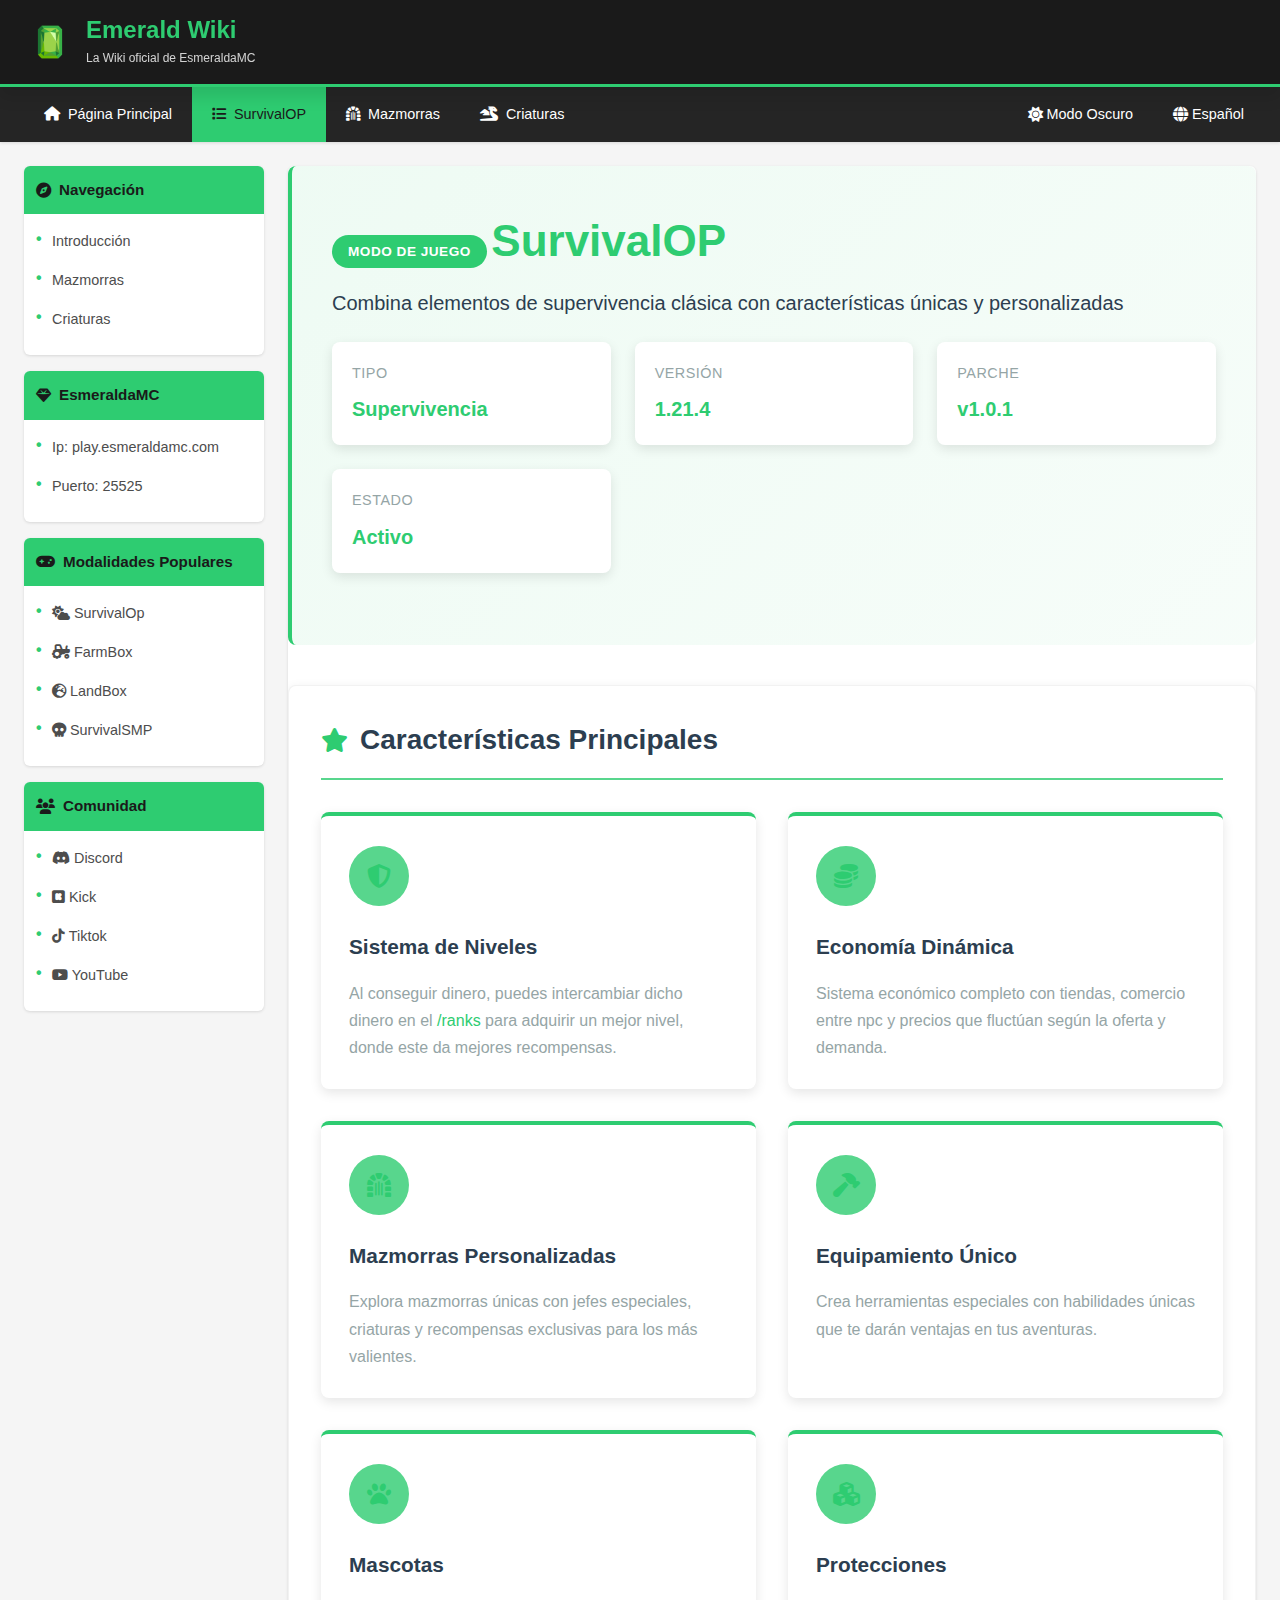
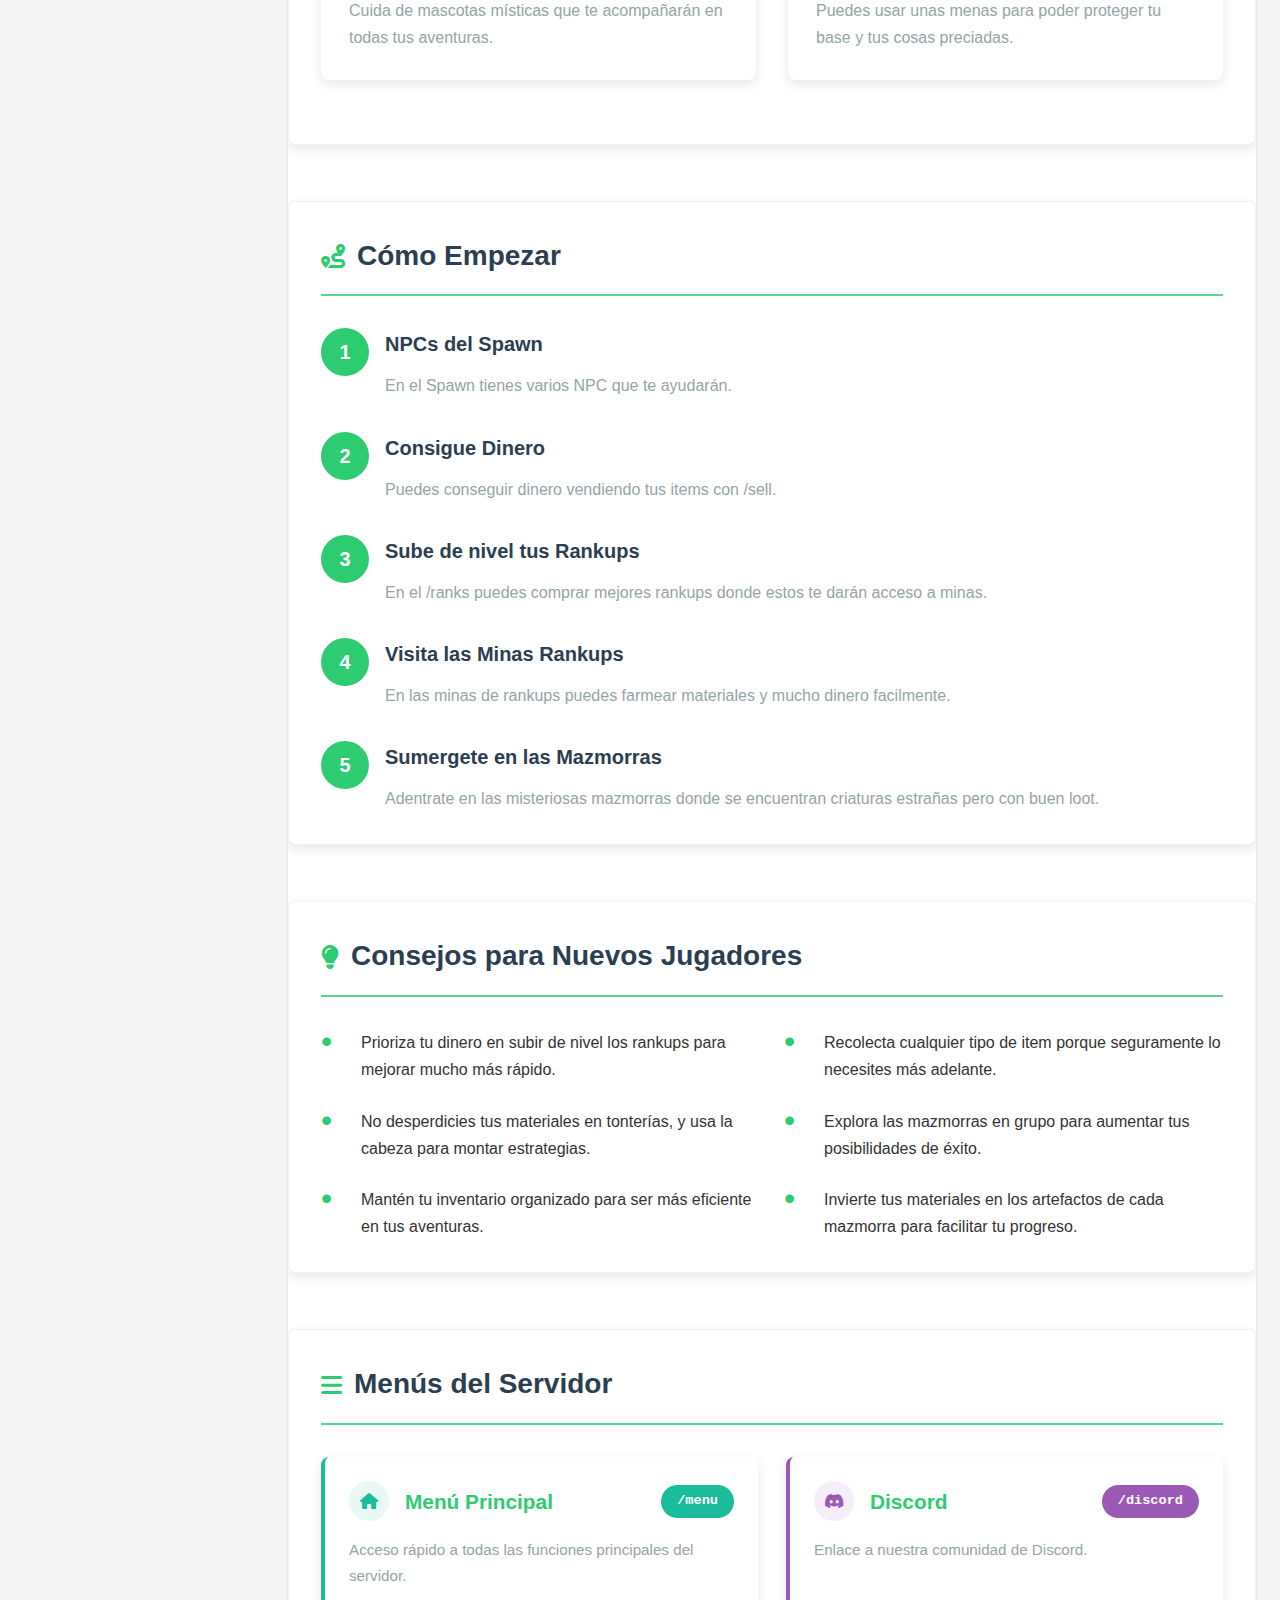
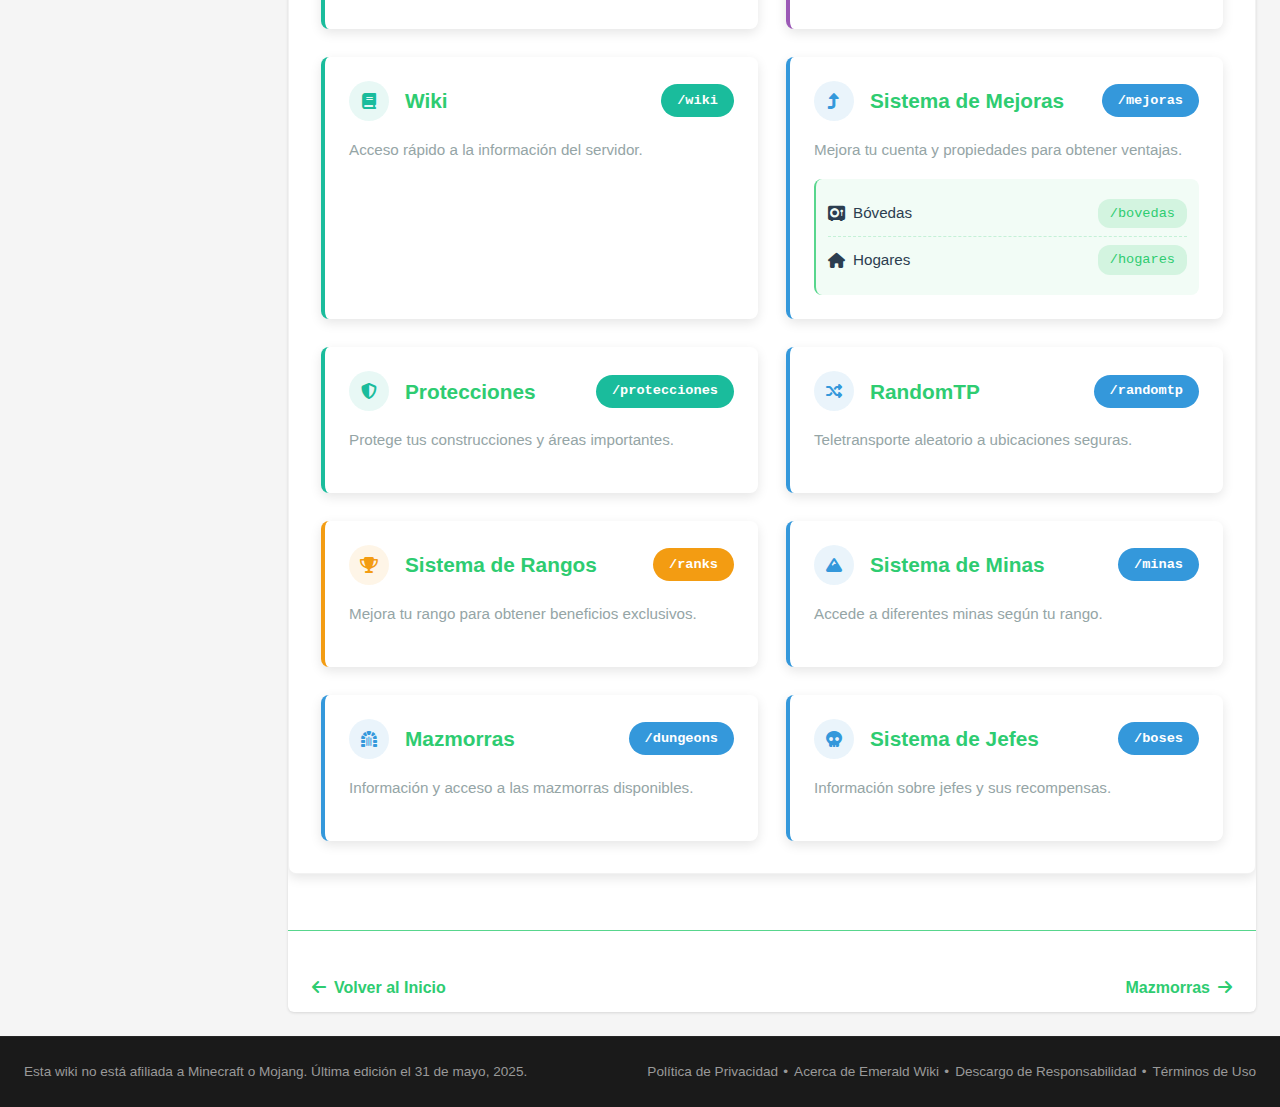
<file: pages/survivalop.html>
<!DOCTYPE html>
<html lang="es">
<head>
    <meta charset="UTF-8">
    <meta name="viewport" content="width=device-width, initial-scale=1.0">
    <title>SurvivalOP - Emerald Wiki</title>
    <link rel="stylesheet" href="https://cdnjs.cloudflare.com/ajax/libs/font-awesome/6.4.0/css/all.min.css">
    <link rel="shortcut icon" href="../assets/multimedia/img/esmeralda.png" type="image/x-icon">
    <link rel="stylesheet" href="../assets/css/main.css">
    <link rel="stylesheet" href="../assets/css/survivalop.css">
</head>
<body>
    <header class="header">
        <div class="container header-container">
            <div class="logo">
                <img src="../assets/multimedia/img/esmeralda.png" alt="Emerald Wiki Logo">
                <div class="logo-text">
                    <h1 id="main-title">Emerald Wiki</h1>
                    <span id="main-subtitle" data-text-es="La Wiki oficial de EsmeraldaMC" data-text-en="The official EsmeraldaMC Wiki">La Wiki oficial de EsmeraldaMC</span>
                </div>
            </div>
        </div>
    </header>
    
    <nav class="navbar">
        <div class="container nav-container">
            <ul class="nav-menu">
                <li class="nav-item"><a href="../index.html" class="nav-link"><i class="fas fa-home"></i> <span class="nav-text" data-text-es="Página Principal" data-text-en="Main Page">Página Principal</span></a></li>
                <li class="nav-item active"><a href="" class="nav-link"><i class="fas fa-list"></i> <span class="nav-text" data-text-es="SurvivalOP" data-text-en="SurvivalOP">SurvivalOP</span></a></li>
                <li class="nav-item"><a href="survivalop-dungeons.html" class="nav-link"><i class="fas fa-dungeon"></i> <span class="nav-text" data-text-es="Mazmorras" data-text-en="Dungeons">Mazmorras</span></a></li>
                <li class="nav-item"><a href="survivalop-mobs.html" class="nav-link"><i class="fas fa-dragon"></i> <span class="nav-text" data-text-es="Criaturas" data-text-en="Mobs">Criaturas</span></a></li>
            </ul>
            
            <div class="nav-tools">
                <div class="nav-tool" id="themeToggle">
                    <i class="fas fa-moon"></i> <span class="theme-text" data-text-es="Modo Oscuro" data-text-en="Dark Mode">Modo Oscuro</span>
                </div>
                
                <div class="nav-tool language-selector">
                    <i class="fas fa-globe"></i> <span class="language-text">Español</span>
                    <div class="language-options">
                        <div class="language-option active" data-lang="es">
                            <i class="fas fa-check"></i> Español
                        </div>
                        <div class="language-option" data-lang="en">
                            <span>English</span>
                        </div>
                    </div>
                </div>
            </div>
        </div>
    </nav>
    
    <main class="container main-layout">
        <aside class="sidebar">
            <div class="sidebar-card">
                <div class="sidebar-header">
                    <i class="fas fa-compass"></i> <span class="sidebar-header-text" data-text-es="Navegación" data-text-en="Navigation">Navegación</span>
                </div>
                <div class="sidebar-content">
                    <ul class="sidebar-list">
                        <li class="sidebar-item active"><a href="survivalop.html" class="sidebar-link" data-text-es="Introducción" data-text-en="Introduction">Introducción</a></li>
                        <li class="sidebar-item"><a href="survivalop-dungeons.html" class="sidebar-link" data-text-es="Mazmorras" data-text-en="Dungeons">Mazmorras</a></li>
                        <li class="sidebar-item"><a href="survivalop-mobs.html" class="sidebar-link" data-text-es="Criaturas" data-text-en="Mobs">Criaturas</a></li>
                    </ul>
                </div>
            </div>
            
            <div class="sidebar-card">
                <div class="sidebar-header">
                    <i class="fa-solid fa-gem"></i> <span class="sidebar-header-text" data-text-es="EsmeraldaMC" data-text-en="EmeraldMC">EsmeraldaMC</span>
                </div>
                <div class="sidebar-content">
                    <ul class="sidebar-list">
                        <li class="sidebar-item"><p class="sidebar-link" data-text-es="Ip: play.esmeraldamc.com" data-text-en="Ip: play.esmeraldamc.com">Ip: play.esmeraldamc.com</p></li>
                        <li class="sidebar-item"><p class="sidebar-link" data-text-es="Puerto: 25525" data-text-en="Port: 25525">Puerto: 25525</p></li>
                    </ul>
                </div>
            </div>
            
            <div class="sidebar-card pulse">
                <div class="sidebar-header">
                    <i class="fas fa-gamepad"></i> <span class="sidebar-header-text" data-text-es="Modalidades Populares" data-text-en="Popular Modalities">Modalidades Populares</span>
                </div>
                <div class="sidebar-content">
                    <ul class="sidebar-list">
                        <li class="sidebar-item"><a href="survivalop.html" class="sidebar-link"><i class="fas fa-cloud-sun"></i> <span data-text-es="SurvivalOp" data-text-en="SurvivalOp">SurvivalOp</span></a></li>
                        <li class="sidebar-item"><p href="#" class="sidebar-link"><i class="fa-solid fa-tractor"></i> <span data-text-es="FarmBox" data-text-en="FarmBox">FarmBox</span></p></li>
                        <li class="sidebar-item"><p href="#" class="sidebar-link"><i class="fa-solid fa-earth-europe"></i> <span data-text-es="LandBox" data-text-en="LandBox">LandBox</span></p></li>
                        <li class="sidebar-item"><p href="#" class="sidebar-link"><i class="fa-solid fa-skull"></i> <span data-text-es="SurvivalSMP" data-text-en="SurvivalSMP">SurvivalSMP</span></p></li>
                    </ul>
                </div>
            </div>

            <div class="sidebar-card">
                <div class="sidebar-header">
                    <i class="fas fa-users"></i> <span class="sidebar-header-text" data-text-es="Comunidad" data-text-en="Community">Comunidad</span>
                </div>
                <div class="sidebar-content">
                    <ul class="sidebar-list">
                        <li class="sidebar-item"><a href="https://discord.gg/xDxEKtsMRa" class="sidebar-link" target="_blank" rel="noopener" rel="noreferrer" rel="nofollow"><i class="fab fa-discord"></i> <span data-text-es="Discord" data-text-en="Discord">Discord</span></a></li>
                        <li class="sidebar-item"><a href="https://kick.com/theelivan" class="sidebar-link" target="_blank" rel="noopener" rel="noreferrer" rel="nofollow"><i class="fa-brands fa-kickstarter"></i> <span data-text-es="Kick" data-text-en="Kick">Kick</span></a></li>
                        <li class="sidebar-item"><a href="https://www.tiktok.com/@theelivann" class="sidebar-link" target="_blank" rel="noopener" rel="noreferrer" rel="nofollow"><i class="fa-brands fa-tiktok"></i> <span data-text-es="Tiktok" data-text-en="Tiktok">Tiktok</span></a></li>
                        <li class="sidebar-item"><a href="https://www.youtube.com/@TheElivan" class="sidebar-link" target="_blank" rel="noopener" rel="noreferrer" rel="nofollow"><i class="fa-brands fa-youtube"></i> <span data-text-es="YouTube" data-text-en="YouTube">YouTube</span></a></li>
                    </ul>
                </div>
            </div>
        </aside>
        
        <div class="content">
            <div class="wiki-header">
                <span class="wiki-badge" data-text-es="Modo de Juego" data-text-en="Game Mode">Modo de Juego</span>
                <h1 class="wiki-title" data-text-es="SurvivalOP" data-text-en="SurvivalOP">SurvivalOP</h1>
                <p class="wiki-subtitle" data-text-es="Combina elementos de supervivencia clásica con características únicas y personalizadas" data-text-en="Combines classic survival elements with unique and custom features">
                    Combina elementos de supervivencia clásica con características únicas y personalizadas
                </p>
                <div class="quick-info">
                    <div class="quick-info-item">
                        <div class="quick-info-label" data-text-es="Tipo" data-text-en="Type">Tipo</div>
                        <div class="quick-info-value" data-text-es="Supervivencia" data-text-en="Survival">Supervivencia</div>
                    </div>
                    <div class="quick-info-item">
                        <div class="quick-info-label" data-text-es="Versión" data-text-en="Version">Versión</div>
                        <div class="quick-info-value">1.21.4</div>
                    </div>
                    <div class="quick-info-item">
                        <div class="quick-info-label" data-text-es="Parche" data-text-en="Patches">Parche</div>
                        <div class="quick-info-value">v1.0.1</div>
                    </div>
                    <div class="quick-info-item">
                        <div class="quick-info-label" data-text-es="Estado" data-text-en="Status">Estado</div>
                        <div class="quick-info-value" data-text-es="Activo" data-text-en="Active">Activo</div>
                    </div>
                </div>
            </div>
            
            <div class="article-content">
                <div class="section">
                    <div class="section-header">
                        <h2 class="section-title">
                            <i class="fas fa-star"></i>
                            <span data-text-es="Características Principales" data-text-en="Main Features">Características Principales</span>
                        </h2>
                    </div>
                    
                    <div class="feature-grid">
                        <div class="feature-card">
                            <div class="feature-icon">
                                <i class="fas fa-shield-alt"></i>
                            </div>
                            <h3 class="feature-title" data-text-es="Sistema de Niveles" data-text-en="Level System">Sistema de Niveles</h3>
                            <p class="feature-desc" data-text-es="Al conseguir dinero, puedes intercambiar dicho dinero en el <span>/ranks</span> para adquirir un mejor nivel, donde este da mejores recompensas." data-text-en="When you earn money, you can exchange that money in the <span>/ranks</span> to acquire a better level, where it gives better rewards.">
                                Al conseguir dinero, puedes intercambiar dicho dinero en el <span>/ranks</span> para adquirir un mejor nivel, donde este da mejores recompensas.
                            </p>
                        </div>
                        
                        <div class="feature-card">
                            <div class="feature-icon">
                                <i class="fas fa-coins"></i>
                            </div>
                            <h3 class="feature-title" data-text-es="Economía Dinámica" data-text-en="Dynamic Economy">Economía Dinámica</h3>
                            <p class="feature-desc" data-text-es="Sistema económico completo con tiendas, comercio entre npc y precios que fluctúan según la oferta y demanda." data-text-en="Complete economic system with shops, npc trading and fluctuating prices based on supply and demand.">
                                Sistema económico completo con tiendas, comercio entre npc y precios que fluctúan según la oferta y demanda.
                            </p>
                        </div>
                        
                        <div class="feature-card">
                            <div class="feature-icon">
                                <i class="fas fa-dungeon"></i>
                            </div>
                            <h3 class="feature-title" data-text-es="Mazmorras Personalizadas" data-text-en="Custom Dungeons">Mazmorras Personalizadas</h3>
                            <p class="feature-desc" data-text-es="Explora mazmorras únicas con jefes especiales, criaturas y recompensas exclusivas para los más valientes." data-text-en="Explore unique dungeons with special bosses, mobs and exclusive rewards for the bravest.">
                                Explora mazmorras únicas con jefes especiales, criaturas y recompensas exclusivas para los más valientes.
                            </p>
                        </div>
                        
                        <div class="feature-card">
                            <div class="feature-icon">
                                <i class="fas fa-hammer"></i>
                            </div>
                            <h3 class="feature-title" data-text-es="Equipamiento Único" data-text-en="Unique Gear">Equipamiento Único</h3>
                            <p class="feature-desc" data-text-es="Crea herramientas especiales con habilidades únicas que te darán ventajas en tus aventuras." data-text-en="Craft special tools with unique abilities that will give you advantages in your adventures.">
                                Crea herramientas especiales con habilidades únicas que te darán ventajas en tus aventuras.
                            </p>
                        </div>

                        <div class="feature-card">
                            <div class="feature-icon">
                                <i class="fa-solid fa-paw"></i>
                            </div>
                            <h3 class="feature-title" data-text-es="Mascotas" data-text-en="Pets">Mascotas</h3>
                            <p class="feature-desc" data-text-es="Cuida de mascotas místicas que te acompañarán en todas tus aventuras." data-text-en="Take care of mystical pets that will accompany you on all your adventures.">
                                Cuida de mascotas místicas que te acompañarán en todas tus aventuras.
                            </p>
                        </div>

                        <div class="feature-card">
                            <div class="feature-icon">
                                <i class="fa-solid fa-cubes"></i>
                            </div>
                            <h3 class="feature-title" data-text-es="Protecciones" data-text-en="Protections">Protecciones</h3>
                            <p class="feature-desc" data-text-es="Puedes usar unas menas para poder proteger tu base y tus cosas preciadas." data-text-en="You can use ores to protect your base and your valuables.">
                                Puedes usar unas menas para poder proteger tu base y tus cosas preciadas.
                            </p>
                        </div>
                    </div>
                </div>
                
                <div class="section">
                    <div class="section-header">
                        <h2 class="section-title">
                            <i class="fas fa-route"></i>
                            <span data-text-es="Cómo Empezar" data-text-en="Getting Started">Cómo Empezar</span>
                        </h2>
                    </div>
                    
                    <div class="progression-steps">
                        <div class="progression-step">
                            <div class="progression-content">
                                <h3 data-text-es="NPCs del Spawn" data-text-en="Spawn NPCs">NPCs del Spawn</h3>
                                <p data-text-es="En el Spawn tienes varios NPC que te ayudarán." data-text-en="In Spawn you have several NPCs to help you.">
                                    En el Spawn tienes varios NPC que te ayudarán.
                                </p>
                            </div>
                        </div>
                        
                        <div class="progression-step">
                            <div class="progression-content">
                                <h3 data-text-es="Consigue Dinero" data-text-en="Get Money">Consigue Dinero</h3>
                                <p data-text-es="Puedes conseguir dinero vendiendo tus items con /sell." data-text-en="Build a safe shelter before nightfall to protect yourself from more dangerous mobs.">
                                    Puedes conseguir dinero vendiendo tus items con /sell.
                                </p>
                            </div>
                        </div>
                        
                        <div class="progression-step">
                            <div class="progression-content">
                                <h3 data-text-es="Sube de nivel tus Rankups" data-text-en="Level up your Rankups">Sube tus Rankups</h3>
                                <p data-text-es="En el /ranks puedes comprar mejores rankups donde estos te darán acceso a minas." data-text-en="In /ranks you can buy better rankings where these will give you access to mines.">
                                    En el /ranks puedes comprar mejores rankups donde estos te darán acceso a minas.
                                </p>
                            </div>
                        </div>
                        
                        <div class="progression-step">
                            <div class="progression-content">
                                <h3 data-text-es="Visita las Minas Rankups" data-text-en="Visit the Rankups Mines">Visita las Minas Rankups</h3>
                                <p data-text-es="En las minas de rankups puedes farmear materiales y mucho dinero facilmente." data-text-en="In the rankup mines you can easily farm materials and a lot of money.">
                                    En las minas de rankups puedes farmear materiales y mucho dinero facilmente.
                                </p>
                            </div>
                        </div>
                        
                        <div class="progression-step">
                            <div class="progression-content">
                                <h3 data-text-es="Sumergete en las Mazmorras" data-text-en="Immerse yourself in the Dungeons">Sumergete en las Mazmorras</h3>
                                <p data-text-es="Adentrate en las misteriosas mazmorras donde se encuentran criaturas estrañas pero con buen loot." data-text-en="Enter mysterious dungeons where you will find strange creatures but with good loot.">
                                    Adentrate en las misteriosas mazmorras donde se encuentran criaturas estrañas pero con buen loot.
                                </p>
                            </div>
                        </div>
                    </div>
                </div>
                
                <div class="section">
                    <div class="section-header">
                        <h2 class="section-title">
                            <i class="fas fa-lightbulb"></i>
                            <span data-text-es="Consejos para Nuevos Jugadores" data-text-en="Tips for New Players">Consejos para Nuevos Jugadores</span>
                        </h2>
                    </div>

                    <ul class="tips-list">
                        <li data-text-es="Prioriza tu dinero en subir de nivel los rankups para mejorar mucho más rápido." data-text-en="Prioritize your money on leveling up your rankups to improve much faster.">
                            Prioriza tu dinero en subir de nivel los rankups para mejorar mucho más rápido.
                        </li>
                        <li data-text-es="Recolecta cualquier tipo de item porque seguramente lo necesites más adelante." data-text-en="Collect any type of item because you will surely need it later.">
                            Recolecta cualquier tipo de item porque seguramente lo necesites más adelante.
                        </li>
                        <li data-text-es="No desperdicies tus materiales en tonterías, y usa la cabeza para montar estrategias." data-text-en="Don't waste your materials on nonsense, and use your head to create strategies.">
                            No desperdicies tus materiales en tonterías, y usa la cabeza para montar estrategias.
                        </li>
                        <li data-text-es="Explora las mazmorras en grupo para aumentar tus posibilidades de éxito." data-text-en="Explore dungeons in groups to increase your chances of success.">
                            Explora las mazmorras en grupo para aumentar tus posibilidades de éxito.
                        </li>
                        <li data-text-es="Mantén tu inventario organizado para ser más eficiente en tus aventuras." data-text-en="Keep your inventory organized to be more efficient in your adventures.">
                            Mantén tu inventario organizado para ser más eficiente en tus aventuras.
                        </li>
                        <li data-text-es="Invierte tus materiales en los artefactos de cada mazmorra para facilitar tu progreso." data-text-en="Invest your materials in the artifacts in each dungeon to facilitate your progress.">
                            Invierte tus materiales en los artefactos de cada mazmorra para facilitar tu progreso.
                        </li>
                    </ul>
                </div>
            </div>

            <div class="command-section">
                <div class="section-header">
                    <h2 class="section-title">
                        <i class="fas fa-bars"></i>
                        <span data-text-es="Menús del Servidor" data-text-en="Server Menus">Menús del Servidor</span>
                    </h2>
                </div>
            
                <div class="command-grid">
                    <!-- Menú principal -->
                    <div class="command-card utility">
                        <div class="command-header">
                            <div class="command-title-wrapper">
                                <div class="command-icon">
                                    <i class="fas fa-home"></i>
                                </div>
                                <h3 class="command-title" data-text-es="Menú Principal" data-text-en="Main Menu">Menú Principal</h3>
                            </div>
                            <span class="command-badge">/menu</span>
                        </div>
                        <p class="command-desc" data-text-es="Acceso rápido a todas las funciones principales del servidor." data-text-en="Quick access to all main server features.">
                            Acceso rápido a todas las funciones principales del servidor.
                        </p>
                    </div>
                
                    <!-- Discord -->
                    <div class="command-card social">
                        <div class="command-header">
                            <div class="command-title-wrapper">
                                <div class="command-icon">
                                    <i class="fab fa-discord"></i>
                                </div>
                                <h3 class="command-title">Discord</h3>
                            </div>
                            <span class="command-badge">/discord</span>
                        </div>
                        <p class="command-desc" data-text-es="Enlace a nuestra comunidad de Discord." data-text-en="Link to our Discord community.">
                            Enlace a nuestra comunidad de Discord.
                        </p>
                    </div>
                
                    <!-- Wiki -->
                    <div class="command-card utility">
                        <div class="command-header">
                            <div class="command-title-wrapper">
                                <div class="command-icon">
                                    <i class="fas fa-book"></i>
                                </div>
                                <h3 class="command-title">Wiki</h3>
                            </div>
                            <span class="command-badge">/wiki</span>
                        </div>
                        <p class="command-desc" data-text-es="Acceso rápido a la información del servidor." data-text-en="Quick access to server information.">
                            Acceso rápido a la información del servidor.
                        </p>
                    </div>
                
                    <!-- Mejoras -->
                    <div class="command-card gameplay">
                        <div class="command-header">
                            <div class="command-title-wrapper">
                                <div class="command-icon">
                                    <i class="fas fa-level-up-alt"></i>
                                </div>
                                <h3 class="command-title" data-text-es="Sistema de Mejoras" data-text-en="Upgrade System">Sistema de Mejoras</h3>
                            </div>
                            <span class="command-badge">/mejoras</span>
                        </div>
                        <p class="command-desc" data-text-es="Mejora tu cuenta y propiedades para obtener ventajas." data-text-en="Upgrade your account and properties for advantages.">
                            Mejora tu cuenta y propiedades para obtener ventajas.
                        </p>
                        <div class="command-subsection">
                            <div class="command-subitem">
                                <span class="command-subtitle">
                                    <i class="fas fa-vault"></i>
                                    <span data-text-es="Bóvedas" data-text-en="Vaults">Bóvedas</span>
                                </span>
                                <span class="command-subbadge">/bovedas</span>
                            </div>
                            <div class="command-subitem">
                                <span class="command-subtitle">
                                    <i class="fas fa-home"></i>
                                    <span data-text-es="Hogares" data-text-en="Homes">Hogares</span>
                                </span>
                                <span class="command-subbadge">/hogares</span>
                            </div>
                        </div>
                    </div>
                
                    <!-- Protecciones -->
                    <div class="command-card utility">
                        <div class="command-header">
                            <div class="command-title-wrapper">
                                <div class="command-icon">
                                    <i class="fas fa-shield-alt"></i>
                                </div>
                                <h3 class="command-title" data-text-es="Protecciones" data-text-en="Protections">Protecciones</h3>
                            </div>
                            <span class="command-badge">/protecciones</span>
                        </div>
                        <p class="command-desc" data-text-es="Protege tus construcciones y áreas importantes." data-text-en="Protect your builds and important areas.">
                            Protege tus construcciones y áreas importantes.
                        </p>
                    </div>
                
                    <!-- Random TP -->
                    <div class="command-card gameplay">
                        <div class="command-header">
                            <div class="command-title-wrapper">
                                <div class="command-icon">
                                    <i class="fas fa-random"></i>
                                </div>
                                <h3 class="command-title">RandomTP</h3>
                            </div>
                            <span class="command-badge">/randomtp</span>
                        </div>
                        <p class="command-desc" data-text-es="Teletransporte aleatorio a ubicaciones seguras." data-text-en="Random teleport to safe locations.">
                            Teletransporte aleatorio a ubicaciones seguras.
                        </p>
                    </div>
                
                    <!-- Ranks -->
                    <div class="command-card economy">
                        <div class="command-header">
                            <div class="command-title-wrapper">
                                <div class="command-icon">
                                    <i class="fas fa-trophy"></i>
                                </div>
                                <h3 class="command-title" data-text-es="Sistema de Rangos" data-text-en="Rank System">Sistema de Rangos</h3>
                            </div>
                            <span class="command-badge">/ranks</span>
                        </div>
                        <p class="command-desc" data-text-es="Mejora tu rango para obtener beneficios exclusivos." data-text-en="Upgrade your rank for exclusive benefits.">
                            Mejora tu rango para obtener beneficios exclusivos.
                        </p>
                    </div>
                
                    <!-- Minas -->
                    <div class="command-card gameplay">
                        <div class="command-header">
                            <div class="command-title-wrapper">
                                <div class="command-icon">
                                    <i class="fas fa-mountain"></i>
                                </div>
                                <h3 class="command-title" data-text-es="Sistema de Minas" data-text-en="Mines System">Sistema de Minas</h3>
                            </div>
                            <span class="command-badge">/minas</span>
                        </div>
                        <p class="command-desc" data-text-es="Accede a diferentes minas según tu rango." data-text-en="Access different mines based on your rank.">
                            Accede a diferentes minas según tu rango.
                        </p>
                    </div>
                
                    <!-- Dungeons -->
                    <div class="command-card gameplay">
                        <div class="command-header">
                            <div class="command-title-wrapper">
                                <div class="command-icon">
                                    <i class="fas fa-dungeon"></i>
                                </div>
                                <h3 class="command-title" data-text-es="Mazmorras" data-text-en="Dungeons">Mazmorras</h3>
                            </div>
                            <span class="command-badge">/dungeons</span>
                        </div>
                        <p class="command-desc" data-text-es="Información y acceso a las mazmorras disponibles." data-text-en="Information and access to available dungeons.">
                            Información y acceso a las mazmorras disponibles.
                        </p>
                    </div>
                
                    <!-- Bosses -->
                    <div class="command-card gameplay">
                        <div class="command-header">
                            <div class="command-title-wrapper">
                                <div class="command-icon">
                                    <i class="fas fa-skull"></i>
                                </div>
                                <h3 class="command-title" data-text-es="Sistema de Jefes" data-text-en="Boss System">Sistema de Jefes</h3>
                            </div>
                            <span class="command-badge">/boses</span>
                        </div>
                        <p class="command-desc" data-text-es="Información sobre jefes y sus recompensas." data-text-en="Information about bosses and their rewards.">
                            Información sobre jefes y sus recompensas.
                        </p>
                    </div>
                </div>
            </div>
            <div class="content-nav">
                <a href="../index.html" class="content-nav-link">
                    <i class="fas fa-arrow-left"></i>
                    <span data-text-es="Volver al Inicio" data-text-en="Back to Home">Volver al Inicio</span>
                </a>
                <a href="survivalop-dungeons.html" class="content-nav-link">
                    <span data-text-es="Mazmorras" data-text-en="Dungeons">Mazmorras</span>
                    <i class="fas fa-arrow-right"></i>
                </a>
            </div>
        </div>
    </main>
    
    <footer class="footer">
        <div class="container footer-container">
            <div class="copyright" data-text-es="Esta wiki no está afiliada a Minecraft o Mojang. Última edición el 31 de mayo, 2025." data-text-en="This wiki is not affiliated with Minecraft or Mojang. Last edited on May 31, 2025.">Esta wiki no está afiliada a Minecraft o Mojang. Última edición el 31 de mayo, 2025.</div>
            <ul class="footer-links">
                <li class="footer-item"><a href="#" class="footer-link" data-text-es="Política de Privacidad" data-text-en="Privacy Policy">Política de Privacidad</a></li>
                <li class="footer-item"><a href="#" class="footer-link" data-text-es="Acerca de Emerald Wiki" data-text-en="About Emerald Wiki">Acerca de Emerald Wiki</a></li>
                <li class="footer-item"><a href="#" class="footer-link" data-text-es="Descargo de Responsabilidad" data-text-en="Disclaimers">Descargo de Responsabilidad</a></li>
                <li class="footer-item"><a href="#" class="footer-link" data-text-es="Términos de Uso" data-text-en="Terms of Use">Términos de Uso</a></li>
            </ul>
        </div>
    </footer>
    
    <script src="../assets/js/main-page.js"></script>
</body>
</html>
</file>
<file: assets/css/main.css>
/* Emerald Design System */
:root {
    /* Emerald color palette */
    --emerald-primary: #2ecc71;
    --emerald-primary-dark: #27ae60;
    --emerald-primary-light: #58d68d;
    --emerald-secondary: #3498db;
    
    /* Grayscale */
    --emerald-dark: #1a1a1a;
    --emerald-dark-secondary: #252525;
    --emerald-dark-tertiary: #2e2e2e;
    --emerald-gray-900: #333333;
    --emerald-gray-800: #4d4d4d;
    --emerald-gray-700: #666666;
    --emerald-gray-600: #808080;
    --emerald-gray-500: #999999;
    --emerald-gray-400: #b3b3b3;
    --emerald-gray-300: #cccccc;
    --emerald-gray-200: #e6e6e6;
    --emerald-gray-100: #f5f5f5;
    --emerald-light: #ffffff;
    
    /* Functional colors */
    --emerald-blue: #3498db;
    --emerald-red: #e74c3c;
    --emerald-yellow: #f39c12;
    --emerald-purple: #9b59b6;
    
    /* Typography */
    --emerald-font-main: 'Segoe UI', Roboto, 'Helvetica Neue', Arial, sans-serif;
    --emerald-font-mono: 'Courier New', Courier, monospace;
    --emerald-font-size-base: 16px;
    
    /* Spacing */
    --emerald-spacing-unit: 8px;
    --emerald-border-radius: 4px;
    --emerald-border-radius-lg: 6px;
    --emerald-border-radius-xl: 8px;
    
    /* Shadows */
    --emerald-shadow-sm: 0 1px 3px rgba(0, 0, 0, 0.12);
    --emerald-shadow-md: 0 4px 6px rgba(0, 0, 0, 0.1);
    --emerald-shadow-lg: 0 10px 15px rgba(0, 0, 0, 0.1);
    --emerald-shadow-xl: 0 20px 25px rgba(0, 0, 0, 0.1);
    
    /* Transitions */
    --emerald-transition-fast: 0.15s ease;
    --emerald-transition-normal: 0.3s ease;
    --emerald-transition-slow: 0.5s ease;
}
/* Dark mode */
:root.dark-mode {
    --emerald-dark: #f5f5f5;
    --emerald-light: #1a1a1a;
    --emerald-gray-100: #252525;
    --emerald-gray-200: #2e2e2e;
    --emerald-gray-300: #333333;
    --emerald-gray-400: #4d4d4d;
    --emerald-gray-500: #666666;
    --emerald-gray-600: #808080;
    --emerald-gray-700: #999999;
    --emerald-gray-800: #b3b3b3;
    --emerald-gray-900: #cccccc;
    --emerald-dark-secondary: #333;
    --emerald-dark-tertiary: #444;
}
/* Reset */
*, *::before, *::after {
    box-sizing: border-box;
    margin: 0;
    padding: 0;
}
html {
    scroll-behavior: smooth;
    font-size: var(--emerald-font-size-base);
    line-height: 1.6;
}
body {
    font-family: var(--emerald-font-main);
    color: var(--emerald-gray-900);
    background-color: var(--emerald-gray-100);
    -webkit-font-smoothing: antialiased;
    -moz-osx-font-smoothing: grayscale;
    text-rendering: optimizeLegibility;
    transition: background-color var(--emerald-transition-slow), color var(--emerald-transition-slow);
}
a {
    color: var(--emerald-secondary);
    text-decoration: none;
    transition: color var(--emerald-transition-fast);
}
a:hover {
    color: var(--emerald-primary);
    text-decoration: underline;
}
img {
    max-width: 100%;
    height: auto;
    display: block;
}
/* Layout */
.container {
    width: 100%;
    max-width: 1400px;
    margin: 0 auto;
    padding: 0 calc(var(--emerald-spacing-unit) * 3);
}
.grid {
    display: grid;
    gap: calc(var(--emerald-spacing-unit) * 3);
}
.flex {
    display: flex;
}
/* Components */
.card {
    background-color: var(--emerald-light);
    border-radius: var(--emerald-border-radius-lg);
    box-shadow: var(--emerald-shadow-sm);
    overflow: hidden;
    transition: transform var(--emerald-transition-normal), 
                box-shadow var(--emerald-transition-normal);
}
.card:hover {
    transform: translateY(-2px);
    box-shadow: var(--emerald-shadow-md);
}
.btn {
    display: inline-flex;
    align-items: center;
    justify-content: center;
    padding: calc(var(--emerald-spacing-unit) * 1.5) calc(var(--emerald-spacing-unit) * 3);
    border-radius: var(--emerald-border-radius);
    font-weight: 600;
    transition: all var(--emerald-transition-normal);
    cursor: pointer;
    border: none;
    gap: calc(var(--emerald-spacing-unit) * 1);
}
.btn-primary {
    background-color: var(--emerald-primary);
    color: var(--emerald-dark);
}
.btn-primary:hover {
    background-color: var(--emerald-primary-dark);
    transform: translateY(-2px);
    box-shadow: 0 4px 8px rgba(46, 204, 113, 0.3);
    text-decoration: none;
}
.badge {
    display: inline-block;
    padding: calc(var(--emerald-spacing-unit) * 0.5) calc(var(--emerald-spacing-unit) * 1);
    border-radius: var(--emerald-border-radius);
    font-size: 0.75rem;
    font-weight: 600;
    text-transform: uppercase;
    letter-spacing: 0.05em;
}
.badge-new {
    background-color: var(--emerald-red);
    color: var(--emerald-light);
}
/* Header */
.header {
    background-color: var(--emerald-dark);
    color: var(--emerald-light);
    border-bottom: 3px solid var(--emerald-primary);
    position: sticky;
    top: 0;
    z-index: 1000;
    box-shadow: var(--emerald-shadow-lg);
    transition: background-color var(--emerald-transition-slow);
}
.header-container {
    display: flex;
    align-items: center;
    padding: calc(var(--emerald-spacing-unit) * 2) 0;
    margin-left: 30px;
}
.logo {
    display: flex;
    align-items: center;
    margin-right: calc(var(--emerald-spacing-unit) * 4);
    flex-shrink: 0;
}
.logo img {
    height: 40px;
    margin-right: calc(var(--emerald-spacing-unit) * 2);
}
.logo-text {
    display: flex;
    flex-direction: column;
}
.logo h1 {
    font-size: 1.5rem;
    color: var(--emerald-primary);
    font-weight: 700;
    line-height: 1.2;
}
.logo span {
    font-size: 0.75rem;
    color: var(--emerald-light);
    opacity: 0.8;
    margin-top: calc(var(--emerald-spacing-unit) * 0.5);
    transition: color var(--emerald-transition-slow);
}
/* Navigation */
.navbar {
    background-color: var(--emerald-dark-secondary);
    box-shadow: var(--emerald-shadow-sm);
    transition: background-color var(--emerald-transition-slow);
}
.nav-container {
    display: flex;
    justify-content: space-between;
    align-items: center;
}
.nav-menu {
    display: flex;
    list-style: none;
}
.nav-item {
    position: relative;
}
.nav-link {
    display: flex;
    align-items: center;
    padding: calc(var(--emerald-spacing-unit) * 2) calc(var(--emerald-spacing-unit) * 2.5);
    color: var(--emerald-light);
    font-size: 0.9rem;
    font-weight: 500;
    transition: all var(--emerald-transition-fast);
    gap: calc(var(--emerald-spacing-unit) * 1);
}
.nav-link:hover {
    background-color: rgba(46, 204, 113, 0.15);
    color: var(--emerald-primary);
    text-decoration: none;
}
.nav-item.active .nav-link {
    background-color: var(--emerald-primary);
    color: var(--emerald-dark);
}
.nav-tools {
    display: flex;
    align-items: center;
    gap: calc(var(--emerald-spacing-unit) * 2);
}
.nav-tool {
    color: var(--emerald-light);
    font-size: 0.9rem;
    display: flex;
    align-items: center;
    gap: calc(var(--emerald-spacing-unit) * 0.5);
    cursor: pointer;
    transition: color var(--emerald-transition-fast);
    padding: calc(var(--emerald-spacing-unit) * 1) calc(var(--emerald-spacing-unit) * 1.5);
    border-radius: var(--emerald-border-radius);
}
.nav-tool:hover {
    background-color: rgba(46, 204, 113, 0.15);
    color: var(--emerald-primary);
}
.nav-tool i {
    font-size: 0.95rem;
}
/* Main layout */
.main-layout {
    display: grid;
    grid-template-columns: 240px 1fr;
    gap: calc(var(--emerald-spacing-unit) * 3);
    margin: calc(var(--emerald-spacing-unit) * 3) auto;
}
/* Sidebar */
.sidebar {
    display: flex;
    flex-direction: column;
    gap: calc(var(--emerald-spacing-unit) * 2);
}
.sidebar-card {
    background-color: var(--emerald-light);
    border-radius: var(--emerald-border-radius-lg);
    box-shadow: var(--emerald-shadow-sm);
    overflow: hidden;
    transition: transform var(--emerald-transition-normal), 
                box-shadow var(--emerald-transition-normal),
                background-color var(--emerald-transition-slow);
}
.sidebar-header {
    background-color: var(--emerald-primary);
    color: var(--emerald-dark);
    padding: calc(var(--emerald-spacing-unit) * 1.5);
    font-size: 0.95rem;
    font-weight: 600;
    display: flex;
    align-items: center;
    gap: calc(var(--emerald-spacing-unit) * 1);
}
.sidebar-content {
    padding: calc(var(--emerald-spacing-unit) * 1.5);
}
.sidebar-list {
    list-style: none;
}
.sidebar-item {
    margin-bottom: calc(var(--emerald-spacing-unit) * 1);
    position: relative;
    padding-left: calc(var(--emerald-spacing-unit) * 2);
}
.sidebar-item:before {
    content: "•";
    color: var(--emerald-primary);
    position: absolute;
    left: 0;
    font-weight: bold;
}
.sidebar-link {
    display: block;
    padding: calc(var(--emerald-spacing-unit) * 0.5) 0;
    font-size: 0.9rem;
    transition: all var(--emerald-transition-fast);
    color: var(--emerald-gray-800);
}
.sidebar-link:hover {
    color: var(--emerald-primary);
    text-decoration: none;
}
/* Content */
.content {
    background-color: var(--emerald-light);
    border-radius: var(--emerald-border-radius-lg);
    box-shadow: var(--emerald-shadow-sm);
    overflow: hidden;
    transition: background-color var(--emerald-transition-slow);
}
.welcome-banner {
    background: linear-gradient(135deg, rgba(46, 204, 113, 0.08) 0%, rgba(46, 204, 113, 0.03) 100%);
    padding: calc(var(--emerald-spacing-unit) * 3);
    border-left: 4px solid var(--emerald-primary);
    margin-bottom: calc(var(--emerald-spacing-unit) * 3);
}
.welcome-title {
    color: var(--emerald-dark);
    margin-bottom: calc(var(--emerald-spacing-unit) * 2);
    font-size: 1.75rem;
    font-weight: 700;
    line-height: 1.3;
    transition: color var(--emerald-transition-slow);
}
.welcome-text {
    margin-bottom: calc(var(--emerald-spacing-unit) * 1.5);
    color: var(--emerald-gray-800);
    transition: color var(--emerald-transition-slow);
}
.welcome-stats {
    display: flex;
    gap: calc(var(--emerald-spacing-unit) * 2);
    margin-top: calc(var(--emerald-spacing-unit) * 2);
    flex-wrap: wrap;
}
.stat-card {
    background-color: var(--emerald-light);
    padding: calc(var(--emerald-spacing-unit) * 1.5);
    border-radius: var(--emerald-border-radius);
    box-shadow: var(--emerald-shadow-sm);
    border: 1px solid var(--emerald-gray-200);
    min-width: 120px;
    transition: background-color var(--emerald-transition-slow), border-color var(--emerald-transition-slow);
}
.stat-value {
    color: var(--emerald-primary);
    font-size: 1.25rem;
    font-weight: 700;
    display: block;
    line-height: 1.2;
}
.stat-label {
    font-size: 0.8rem;
    color: var(--emerald-gray-600);
    transition: color var(--emerald-transition-slow);
}
/* Features grid */
.features-grid {
    display: grid;
    grid-template-columns: repeat(auto-fill, minmax(300px, 1fr));
    gap: calc(var(--emerald-spacing-unit) * 2);
    padding: 0 calc(var(--emerald-spacing-unit) * 3) calc(var(--emerald-spacing-unit) * 3);
}
.feature-card {
    background-color: var(--emerald-light);
    border-radius: var(--emerald-border-radius-lg);
    box-shadow: var(--emerald-shadow-sm);
    border-top: 3px solid var(--emerald-primary);
    overflow: hidden;
    transition: transform var(--emerald-transition-normal), 
                box-shadow var(--emerald-transition-normal),
                background-color var(--emerald-transition-slow);
}
.feature-card:hover {
    transform: translateY(-5px);
    box-shadow: var(--emerald-shadow-md);
}
.feature-header {
    background-color: var(--emerald-gray-100);
    padding: calc(var(--emerald-spacing-unit) * 1.5);
    border-bottom: 1px solid var(--emerald-gray-200);
    font-weight: 600;
    color: var(--emerald-dark);
    display: flex;
    align-items: center;
    gap: calc(var(--emerald-spacing-unit) * 1);
    transition: background-color var(--emerald-transition-slow), border-color var(--emerald-transition-slow), color var(--emerald-transition-slow);
}
.feature-content {
    padding: calc(var(--emerald-spacing-unit) * 1.5);
}
.feature-list {
    list-style: none;
}
.feature-item {
    margin-bottom: calc(var(--emerald-spacing-unit) * 1.5);
    padding-bottom: calc(var(--emerald-spacing-unit) * 1.5);
    border-bottom: 1px dashed var(--emerald-gray-200);
    transition: border-color var(--emerald-transition-slow);
}
.feature-item:last-child {
    margin-bottom: 0;
    padding-bottom: 0;
    border-bottom: none;
}
.feature-link {
    display: flex;
    align-items: flex-start;
    gap: calc(var(--emerald-spacing-unit) * 1);
}
.feature-icon {
    color: var(--emerald-primary);
    margin-top: calc(var(--emerald-spacing-unit) * 0.25);
    flex-shrink: 0;
}
.feature-text strong {
    display: block;
    margin-bottom: calc(var(--emerald-spacing-unit) * 0.5);
    color: var(--emerald-dark);
    transition: color var(--emerald-transition-slow);
}
.feature-text {
    color: var(--emerald-gray-800);
    transition: color var(--emerald-transition-slow);
}
/* Footer */
.footer {
    background-color: var(--emerald-dark);
    color: var(--emerald-gray-500);
    padding: calc(var(--emerald-spacing-unit) * 3) 0;
    border-top: 1px solid rgba(255,255,255,0.05);
    font-size: 0.85rem;
    transition: background-color var(--emerald-transition-slow), color var(--emerald-transition-slow);
}
.footer-container {
    display: flex;
    justify-content: space-between;
    align-items: center;
}
.footer-links {
    display: flex;
    list-style: none;
}
.footer-item {
    margin-left: calc(var(--emerald-spacing-unit) * 2);
    position: relative;
}
.footer-item:not(:last-child):after {
    content: "•";
    position: absolute;
    right: calc(var(--emerald-spacing-unit) * -1.25);
    color: var(--emerald-gray-500);
}
.footer-link {
    color: var(--emerald-gray-500);
    transition: color var(--emerald-transition-fast);
}
.footer-link:hover {
    color: var(--emerald-primary);
    text-decoration: none;
}
/* Animations */
@keyframes emeraldPulse {
    0% { box-shadow: 0 0 0 0 rgba(46, 204, 113, 0.4); }
    70% { box-shadow: 0 0 0 10px rgba(46, 204, 113, 0); }
    100% { box-shadow: 0 0 0 0 rgba(46, 204, 113, 0); }
}
.pulse {
    animation: emeraldPulse 2s infinite;
}
@keyframes emeraldBounce {
    0%, 100% { transform: translateY(0); }
    50% { transform: translateY(-5px); }
}
.bounce:hover i {
    animation: emeraldBounce 0.5s;
}
/* Language selector */
.language-selector {
    position: relative;
}
.language-options {
    position: absolute;
    top: 100%;
    right: 0;
    background-color: var(--emerald-light);
    border-radius: var(--emerald-border-radius);
    box-shadow: var(--emerald-shadow-md);
    padding: calc(var(--emerald-spacing-unit) * 1);
    min-width: 120px;
    z-index: 100;
    display: none;
    transition: all var(--emerald-transition-fast);
}
.language-selector:hover .language-options {
    display: block;
}

.language-option {
    padding: calc(var(--emerald-spacing-unit) * 1);
    border-radius: var(--emerald-border-radius);
    cursor: pointer;
    transition: background-color var(--emerald-transition-fast);
    display: flex;
    align-items: center;
    gap: calc(var(--emerald-spacing-unit) * 1);
}

.language-option:hover {
    background-color: var(--emerald-gray-100);
}

.language-option.active {
    background-color: var(--emerald-primary);
    color: var(--emerald-dark);
}




























/* Responsive Design */
@media (max-width: 1200px) {
    .main-layout {
        grid-template-columns: 220px 1fr;
        gap: calc(var(--emerald-spacing-unit) * 2);
    }
}

@media (max-width: 992px) {
    .header-container {
        flex-wrap: wrap;
        gap: calc(var(--emerald-spacing-unit) * 2);
    }
    
    .logo {
        margin-right: 0;
        width: 100%;
        justify-content: center;
        text-align: center;
    }
    
    .main-layout {
        grid-template-columns: 1fr;
    }
    
    .sidebar {
        grid-template-columns: repeat(auto-fill, minmax(200px, 1fr));
        display: grid;
        gap: calc(var(--emerald-spacing-unit) * 2);
    }
    
    .sidebar-card {
        margin-bottom: 0;
    }
}

@media (max-width: 768px) {
    .nav-container {
        flex-direction: column;
        align-items: stretch;
    }
    
    .nav-menu {
        flex-wrap: wrap;
        justify-content: center;
    }
    
    .nav-tools {
        justify-content: center;
        padding: calc(var(--emerald-spacing-unit) * 1) 0;
        border-top: 1px solid rgba(255,255,255,0.1);
        margin-top: calc(var(--emerald-spacing-unit) * 1);
    }
    
    .features-grid {
        grid-template-columns: 1fr;
    }
    
    .footer-container {
        flex-direction: column;
        text-align: center;
        gap: calc(var(--emerald-spacing-unit) * 1.5);
    }
    
    .footer-links {
        flex-wrap: wrap;
        justify-content: center;
        gap: calc(var(--emerald-spacing-unit) * 1);
    }
    
    .footer-item {
        margin: 0 calc(var(--emerald-spacing-unit) * 1);
    }
    
    .footer-item:after {
        display: none;
    }
}

@media (max-width: 576px) {
    .welcome-stats {
        flex-direction: column;
        gap: calc(var(--emerald-spacing-unit) * 1);
    }
    
    .stat-card {
        width: 100%;
    }
}
</file>
<file: assets/css/survivalop.css>
/* Improved SurvivalOP styles with new color palette */
    :root {
        --wiki-primary: #2ecc71;
        --wiki-primary-dark: #27ae60;
        --wiki-primary-light: #58d68d;
        --wiki-secondary: #3498db;
        --wiki-dark: #2c3e50;
        --wiki-light: #ecf0f1;
        --wiki-gray: #95a5a6;
        --wiki-gray-light: #f8f9fa;
        --wiki-border-radius: 8px;
        --wiki-box-shadow: 0 4px 12px rgba(0, 0, 0, 0.1);
        --wiki-transition: all 0.3s ease;
    }

    .wiki-header {
        background: linear-gradient(135deg, rgba(88, 214, 141, 0.1) 0%, rgba(88, 214, 141, 0.05) 100%);
        padding: 2.5rem;
        border-radius: var(--wiki-border-radius);
        margin-bottom: 2.5rem;
        position: relative;
        overflow: hidden;
        border-left: 4px solid var(--wiki-primary);
    }
    
    .wiki-title {
        font-size: 2.75rem;
        color: var(--wiki-primary);
        margin-bottom: 0.75rem;
        font-weight: 700;
        position: relative;
        display: inline-block;
    }
    
    .wiki-subtitle {
        color: var(--wiki-dark);
        font-size: 1.25rem;
        margin-bottom: 1.5rem;
        line-height: 1.5;
        max-width: 800px;
    }
    
    .wiki-badge {
        background-color: var(--wiki-primary);
        color: white;
        padding: 0.35rem 1rem;
        border-radius: 1.5rem;
        font-size: 0.85rem;
        font-weight: bold;
        display: inline-block;
        margin-bottom: 1.25rem;
        text-transform: uppercase;
        letter-spacing: 0.5px;
    }
    
    .section {
        margin-bottom: 3.5rem;
        background-color: white;
        border-radius: var(--wiki-border-radius);
        padding: 2rem;
        box-shadow: var(--wiki-box-shadow);
        border: 1px solid rgba(0, 0, 0, 0.05);
    }
    
    .section-header {
        display: flex;
        align-items: center;
        margin-bottom: 2rem;
        padding-bottom: 1rem;
        border-bottom: 2px solid var(--wiki-primary-light);
    }
    
    .section-title {
        font-size: 1.75rem;
        color: var(--wiki-dark);
        margin: 0;
        font-weight: 600;
        display: flex;
        align-items: center;
        gap: 0.75rem;
    }
    
    .section-title i {
        color: var(--wiki-primary);
        font-size: 1.5rem;
    }
    
    .feature-grid {
        display: grid;
        grid-template-columns: repeat(auto-fill, minmax(300px, 1fr));
        gap: 2rem;
        margin-bottom: 2rem;
    }
    
    .feature-card {
        background-color: white;
        border-radius: var(--wiki-border-radius);
        padding: 1.75rem;
        border-top: 4px solid var(--wiki-primary);
        box-shadow: var(--wiki-box-shadow);
        transition: var(--wiki-transition);
        height: 100%;
        display: flex;
        flex-direction: column;
    }
    
    .feature-card:hover {
        transform: translateY(-8px);
        box-shadow: 0 8px 20px rgba(0, 0, 0, 0.15);
    }
    
    .feature-icon {
        width: 60px;
        height: 60px;
        background-color: var(--wiki-primary-light);
        color: var(--wiki-primary);
        border-radius: 50%;
        display: flex;
        align-items: center;
        justify-content: center;
        font-size: 1.5rem;
        margin-bottom: 1.5rem;
        transition: var(--wiki-transition);
    }
    
    .feature-card:hover .feature-icon {
        background-color: var(--wiki-primary);
        color: white;
    }
    
    .feature-title {
        font-size: 1.3rem;
        color: var(--wiki-dark);
        margin-bottom: 1rem;
        font-weight: 600;
    }
    
    .feature-desc {
        color: var(--wiki-gray);
        line-height: 1.7;
        margin-bottom: 0;
    }
    .feature-desc span {
        color: var(--wiki-primary);
    }
    
    .progression-steps {
        display: flex;
        flex-direction: column;
        gap: 2rem;
        counter-reset: step-counter;
    }
    
    .progression-step {
        display: flex;
        gap: 1.5rem;
        position: relative;
        padding-left: 4rem;
    }
    
    .progression-step::before {
        counter-increment: step-counter;
        content: counter(step-counter);
        position: absolute;
        left: 0;
        top: 0;
        width: 3rem;
        height: 3rem;
        background-color: var(--wiki-primary);
        color: white;
        border-radius: 50%;
        display: flex;
        align-items: center;
        justify-content: center;
        font-weight: bold;
        font-size: 1.25rem;
    }
    
    .progression-content h3 {
        color: var(--wiki-dark);
        margin-bottom: 0.75rem;
        font-size: 1.25rem;
        font-weight: 600;
    }
    
    .progression-content p {
        color: var(--wiki-gray);
        line-height: 1.7;
        margin-bottom: 0;
    }
    
    .tips-list {
        list-style: none;
        padding-left: 0;
        display: grid;
        grid-template-columns: repeat(auto-fill, minmax(300px, 1fr));
        gap: 1.5rem;
    }
    
    .tips-list li {
        position: relative;
        padding-left: 2.5rem;
        margin-bottom: 0;
        line-height: 1.7;
    }
    
    .tips-list li::before {
        content: "•";
        color: var(--wiki-primary);
        position: absolute;
        left: 0;
        font-size: 2rem;
        line-height: 1;
        top: -0.25rem;
    }
    
    .quick-info {
        display: grid;
        grid-template-columns: repeat(auto-fill, minmax(220px, 1fr));
        gap: 1.5rem;
        margin-bottom: 2rem;
    }
    
    .quick-info-item {
        background-color: white;
        border-radius: var(--wiki-border-radius);
        padding: 1.25rem;
        box-shadow: var(--wiki-box-shadow);
        transition: var(--wiki-transition);
    }
    
    .quick-info-item:hover {
        transform: translateY(-3px);
    }
    
    .quick-info-label {
        font-size: 0.9rem;
        color: var(--wiki-gray);
        margin-bottom: 0.5rem;
        text-transform: uppercase;
        letter-spacing: 0.5px;
    }
    
    .quick-info-value {
        font-weight: 700;
        color: var(--wiki-primary);
        font-size: 1.25rem;
    }
    
    .content-nav {
        display: flex;
        justify-content: space-between;
        align-items: center;
        margin-top: 2rem;
        padding-top: 2rem;
        border-top: 1px solid var(--wiki-primary-light);
    }
    
    .content-nav-link {
        display: inline-flex;
        align-items: center;
        gap: 0.5rem;
        color: var(--wiki-primary);
        font-weight: 600;
        padding: 0.75rem 1.5rem;
        border-radius: var(--wiki-border-radius);
        transition: var(--wiki-transition);
        text-decoration: none;
    }
    
    .content-nav-link:hover {
        background-color: rgba(88, 214, 141, 0.1);
    }
    
    /* Dark mode adjustments */
    :root.dark-mode {
        --wiki-dark: #f5f5f5;
        --wiki-light: #1a1a1a;
        --wiki-gray-100: #252525;
        --wiki-gray-200: #2e2e2e;
        --wiki-gray-300: #333333;
        --wiki-gray-400: #4d4d4d;
        --wiki-gray-500: #666666;
        --wiki-gray-600: #808080;
        --wiki-gray-700: #999999;
        --wiki-gray-800: #b3b3b3;
        --wiki-gray-900: #cccccc;
        --wiki-dark-secondary: #333;
        --wiki-dark-tertiary: #444;
    }

    .dark-mode .section,
    .dark-mode .feature-card,
    .dark-mode .quick-info-item {
        background-color: var(--wiki-dark-secondary);
        color: var(--wiki-dark);
        border-color: rgba(88, 214, 141, 0.2);
    }
    
    .dark-mode .section-title,
    .dark-mode .feature-title,
    .dark-mode .progression-content h3 {
        color: var(--wiki-primary-light);
    }
    
    .dark-mode .feature-desc,
    .dark-mode .progression-content p,
    .dark-mode .wiki-subtitle {
        color: var(--wiki-gray-600);
    }
    
    .dark-mode .feature-card:hover {
        border-top-color: var(--wiki-primary-light);
    }
    
    .dark-mode .wiki-header {
        background: linear-gradient(135deg, rgba(39, 174, 96, 0.1) 0%, rgba(39, 174, 96, 0.05) 100%);
    }
    
    .dark-mode .quick-info-label {
        color: var(--wiki-gray-600);
    }
    
    .dark-mode .quick-info-value {
        color: var(--wiki-primary-light);
    }
    



    /* Menus */
/* Improved command cards section */
.command-section {
    margin-bottom: 3.5rem;
    background-color: white;
    border-radius: var(--wiki-border-radius);
    padding: 2rem;
    box-shadow: var(--wiki-box-shadow);
    border: 1px solid rgba(0, 0, 0, 0.05);
}

.dark-mode .command-section {
    background-color: var(--wiki-dark-secondary);
    border-color: rgba(88, 214, 141, 0.2);
}

.command-grid {
    display: grid;
    grid-template-columns: repeat(auto-fill, minmax(320px, 1fr));
    gap: 1.75rem;
    margin-top: 1.5rem;
}

.command-card {
    background-color: white;
    border-radius: var(--wiki-border-radius);
    padding: 1.5rem;
    box-shadow: var(--wiki-box-shadow);
    transition: all 0.3s cubic-bezier(0.25, 0.8, 0.25, 1);
    border-left: 4px solid var(--wiki-primary);
    position: relative;
    overflow: hidden;
}

.dark-mode .command-card {
    background-color: var(--wiki-dark-secondary);
}

.command-card::before {
    content: '';
    position: absolute;
    top: 0;
    left: 0;
    width: 100%;
    height: 100%;
    background: linear-gradient(135deg, rgba(46, 204, 113, 0.1) 0%, rgba(46, 204, 113, 0) 100%);
    opacity: 0;
    transition: opacity 0.3s ease;
}

.command-card:hover::before {
    opacity: 1;
}

.command-card:hover {
    transform: translateY(-5px);
    box-shadow: 0 10px 25px rgba(0, 0, 0, 0.15);
}

.command-header {
    display: flex;
    justify-content: space-between;
    align-items: center;
    margin-bottom: 1rem;
    position: relative;
    z-index: 2;
}

.command-icon {
    width: 40px;
    height: 40px;
    background-color: var(--wiki-primary-light);
    color: var(--wiki-primary);
    border-radius: 50%;
    display: flex;
    align-items: center;
    justify-content: center;
    font-size: 1rem;
    margin-right: 1rem;
    flex-shrink: 0;
}

.command-title-wrapper {
    display: flex;
    align-items: center;
}

.command-title {
    font-size: 1.3rem;
    color: var(--wiki-primary);
    margin: 0;
    font-weight: 600;
    line-height: 1.3;
}

.dark-mode .command-title {
    color: var(--wiki-primary-light);
}

.command-badge {
    background-color: var(--wiki-primary);
    color: white;
    padding: 0.35rem 1rem;
    border-radius: 1.5rem;
    font-size: 0.85rem;
    font-weight: bold;
    font-family: 'Courier New', monospace;
    transition: all 0.3s ease;
}

.command-card:hover .command-badge {
    background-color: var(--wiki-primary-dark);
    transform: scale(1.05);
}

.command-desc {
    color: var(--wiki-gray);
    font-size: 0.95rem;
    line-height: 1.7;
    margin-bottom: 1rem;
    position: relative;
    z-index: 2;
}

.dark-mode .command-desc {
    color: var(--wiki-gray-600);
}

.command-subsection {
    background-color: rgba(88, 214, 141, 0.08);
    border-radius: var(--wiki-border-radius);
    padding: 0.75rem;
    margin-top: 1rem;
    position: relative;
    z-index: 2;
    border-left: 2px solid var(--wiki-primary-light);
}

.dark-mode .command-subsection {
    background-color: rgba(39, 174, 96, 0.1);
    border-left-color: var(--wiki-primary-dark);
}

.command-subitem {
    display: flex;
    justify-content: space-between;
    align-items: center;
    padding: 0.5rem 0;
    border-bottom: 1px dashed rgba(88, 214, 141, 0.3);
}

.command-subitem:last-child {
    border-bottom: none;
}

.dark-mode .command-subitem {
    border-bottom-color: rgba(88, 214, 141, 0.2);
}

.command-subtitle {
    font-size: 0.95rem;
    color: var(--wiki-dark);
    font-weight: 500;
    display: flex;
    align-items: center;
    gap: 0.5rem;
}

.dark-mode .command-subtitle {
    color: var(--wiki-gray-800);
}

.command-subbadge {
    background-color: rgba(88, 214, 141, 0.2);
    color: var(--wiki-primary);
    padding: 0.25rem 0.75rem;
    border-radius: 0.75rem;
    font-size: 0.85rem;
    font-family: monospace;
    transition: all 0.2s ease;
}

.command-subitem:hover .command-subbadge {
    background-color: var(--wiki-primary);
    color: white;
}

.dark-mode .command-subbadge {
    color: var(--wiki-primary-light);
}

/* Category colors */
.command-card.economy {
    border-left-color: #f39c12;
}
.command-card.economy .command-icon {
    background-color: rgba(243, 156, 18, 0.1);
    color: #f39c12;
}
.command-card.economy .command-badge {
    background-color: #f39c12;
}
.command-card.economy:hover .command-badge {
    background-color: #e67e22;
}

.command-card.gameplay {
    border-left-color: #3498db;
}
.command-card.gameplay .command-icon {
    background-color: rgba(52, 152, 219, 0.1);
    color: #3498db;
}
.command-card.gameplay .command-badge {
    background-color: #3498db;
}
.command-card.gameplay:hover .command-badge {
    background-color: #2980b9;
}

.command-card.social {
    border-left-color: #9b59b6;
}
.command-card.social .command-icon {
    background-color: rgba(155, 89, 182, 0.1);
    color: #9b59b6;
}
.command-card.social .command-badge {
    background-color: #9b59b6;
}
.command-card.social:hover .command-badge {
    background-color: #8e44ad;
}

.command-card.utility {
    border-left-color: #1abc9c;
}
.command-card.utility .command-icon {
    background-color: rgba(26, 188, 156, 0.1);
    color: #1abc9c;
}
.command-card.utility .command-badge {
    background-color: #1abc9c;
}
.command-card.utility:hover .command-badge {
    background-color: #16a085;
}





/*

    ____                                         
    |  _ \ _   _ _ __   __ _  ___  ___  _ __  ___ 
    | | | | | | | '_ \ / _` |/ _ \/ _ \| '_ \/ __|
    | |_| | |_| | | | | (_| |  __/ (_) | | | \__ \
    |____/ \__,_|_| |_|\__, |\___|\___/|_| |_|___/
                    |___/             
*/


/* Dungeon Cards - Enhanced */
.dungeons-grid {
    display: grid;
    grid-template-columns: repeat(auto-fill, minmax(380px, 1fr));
    gap: 2.5rem;
    margin-bottom: 3rem;
}

.dungeon-card {
    background-color: white;
    border-radius: var(--wiki-border-radius);
    padding: 2rem;
    box-shadow: var(--wiki-box-shadow);
    transition: all 0.3s cubic-bezier(0.25, 0.8, 0.25, 1);
    border-top: 5px solid var(--wiki-primary);
    position: relative;
    overflow: hidden;
}

.dungeon-card::before {
    content: '';
    position: absolute;
    top: 0;
    left: 0;
    width: 100%;
    height: 100%;
    background: linear-gradient(135deg, rgba(46, 204, 113, 0.05) 0%, rgba(46, 204, 113, 0) 100%);
    opacity: 0;
    transition: opacity 0.3s ease;
}

.dungeon-card:hover::before {
    opacity: 1;
}

.dungeon-card:hover {
    transform: translateY(-8px);
    box-shadow: 0 12px 28px rgba(0, 0, 0, 0.15);
}

.dark-mode .dungeon-card {
    background-color: var(--wiki-dark-secondary);
    border-color: var(--wiki-primary-dark);
}

/* Dungeon Header - Enhanced */
.dungeon-header {
    display: flex;
    justify-content: space-between;
    align-items: flex-start;
    margin-bottom: 1.5rem;
    padding-bottom: 1.25rem;
    border-bottom: 1px solid rgba(88, 214, 141, 0.3);
    position: relative;
}

.dark-mode .dungeon-header {
    border-bottom-color: rgba(88, 214, 141, 0.2);
}

.dungeon-title {
    font-size: 1.6rem;
    color: var(--wiki-dark);
    margin: 0;
    font-weight: 700;
    display: flex;
    align-items: center;
    gap: 0.5rem;
    line-height: 1.3;
}

.dark-mode .dungeon-title {
    color: var(--wiki-primary-light);
}

.difficulty-badge {
    font-size: 1.1rem;
    margin-left: 0.5rem;
    display: inline-flex;
    align-items: center;
    gap: 0.25rem;
}

.dungeon-level {
    font-size: 0.9rem;
    background-color: var(--wiki-primary-light);
    color: var(--wiki-primary-dark);
    padding: 0.35rem 1rem;
    border-radius: 1.5rem;
    font-weight: 700;
    white-space: nowrap;
    box-shadow: 0 2px 4px rgba(0,0,0,0.1);
}

.dark-mode .dungeon-level {
    background-color: var(--wiki-primary-dark);
    color: white;
}

/* Dungeon Description - Enhanced */
.dungeon-desc {
    color: var(--wiki-gray);
    line-height: 1.75;
    margin-bottom: 2rem;
    font-size: 1rem;
    position: relative;
}

.dark-mode .dungeon-desc {
    color: var(--wiki-gray-600);
}

/* Mobs & Boss Section - Enhanced */
.dungeon-mobs, .dungeon-boss {
    margin-bottom: 2rem;
}

.mobs-title, .boss-title {
    font-size: 1.25rem;
    color: var(--wiki-dark);
    margin-bottom: 1.25rem;
    font-weight: 600;
    display: flex;
    align-items: center;
    gap: 0.5rem;
}

.mobs-title::before, .boss-title::before {
    content: '';
    display: inline-block;
    width: 8px;
    height: 8px;
    background-color: var(--wiki-primary);
    border-radius: 50%;
}

.dark-mode .mobs-title,
.dark-mode .boss-title {
    color: var(--wiki-primary-light);
}

/* Mobs Grid - Enhanced */
.mobs-grid {
    display: grid;
    grid-template-columns: repeat(auto-fill, minmax(140px, 1fr));
    gap: 1.5rem;
    margin-bottom: 2rem;
}

.mob-card, .boss-card {
    display: flex;
    flex-direction: column;
    align-items: center;
    text-decoration: none;
    transition: var(--wiki-transition);
    position: relative;
}

.mob-card:hover, .boss-card:hover {
    transform: translateY(-5px);
}

.mob-image, .boss-image {
    width: 90px;
    height: 90px;
    border-radius: 50%;
    background-size: cover;
    background-position: center;
    margin-bottom: 0.75rem;
    border: 3px solid var(--wiki-primary-light);
    transition: var(--wiki-transition);
    box-shadow: 0 4px 8px rgba(0,0,0,0.1);
    position: relative;
    overflow: hidden;
}

.mob-image::before, .boss-image::before {
    content: '';
    position: absolute;
    top: 0;
    left: 0;
    width: 100%;
    height: 100%;
    background: linear-gradient(135deg, rgba(46, 204, 113, 0.1) 0%, rgba(46, 204, 113, 0) 100%);
    opacity: 0;
    transition: opacity 0.3s ease;
}

.mob-card:hover .mob-image::before,
.boss-card:hover .boss-image::before {
    opacity: 1;
}

.boss-image {
    width: 120px;
    height: 120px;
    border-color: var(--wiki-secondary);
    border-width: 4px;
}

.mob-card:hover .mob-image {
    border-color: var(--wiki-primary);
    box-shadow: 0 6px 12px rgba(0,0,0,0.15);
}

.boss-card:hover .boss-image {
    border-color: var(--wiki-secondary-dark);
    box-shadow: 0 6px 12px rgba(0,0,0,0.15);
}

.mob-name, .boss-name {
    color: var(--wiki-dark);
    font-weight: 600;
    text-align: center;
    transition: var(--wiki-transition);
    font-size: 1rem;
}

.dark-mode .mob-name,
.dark-mode .boss-name {
    color: var(--wiki-gray-800);
}

.mob-card:hover .mob-name,
.boss-card:hover .boss-name {
    color: var(--wiki-primary);
}

/* Rewards Grid - Enhanced */
.rewards-grid {
    display: grid;
    grid-template-columns: repeat(auto-fill, minmax(280px, 1fr));
    gap: 2rem;
}

.reward-card {
    background-color: white;
    border-radius: var(--wiki-border-radius);
    padding: 1.75rem;
    box-shadow: var(--wiki-box-shadow);
    transition: all 0.3s cubic-bezier(0.25, 0.8, 0.25, 1);
    border-left: 4px solid var(--wiki-primary);
    position: relative;
    overflow: hidden;
}

.reward-card::before {
    content: '';
    position: absolute;
    top: 0;
    left: 0;
    width: 100%;
    height: 100%;
    background: linear-gradient(135deg, rgba(46, 204, 113, 0.1) 0%, rgba(46, 204, 113, 0) 100%);
    opacity: 0;
    transition: opacity 0.3s ease;
}

.reward-card:hover::before {
    opacity: 1;
}

.dark-mode .reward-card {
    background-color: var(--wiki-dark-secondary);
}

.reward-card:hover {
    transform: translateY(-8px);
    box-shadow: 0 12px 28px rgba(0, 0, 0, 0.15);
}

.reward-icon {
    width: 60px;
    height: 60px;
    background-color: var(--wiki-primary-light);
    color: var(--wiki-primary);
    border-radius: 50%;
    display: flex;
    align-items: center;
    justify-content: center;
    font-size: 1.5rem;
    margin-bottom: 1.5rem;
    transition: var(--wiki-transition);
    box-shadow: 0 4px 8px rgba(0,0,0,0.1);
}

.reward-card:hover .reward-icon {
    background-color: var(--wiki-primary);
    color: white;
    transform: scale(1.1);
}

.reward-title {
    font-size: 1.3rem;
    color: var(--wiki-dark);
    margin-bottom: 1rem;
    font-weight: 700;
}

.dark-mode .reward-title {
    color: var(--wiki-primary-light);
}

.reward-desc {
    color: var(--wiki-gray);
    line-height: 1.7;
    font-size: 1rem;
}

.dark-mode .reward-desc {
    color: var(--wiki-gray-600);
}


/* Enhanced Tips Section */
.tips-container {
    display: grid;
    grid-template-columns: repeat(auto-fill, minmax(350px, 1fr));
    gap: 2rem;
    margin-top: 1.5rem;
}

.tip-card {
    background-color: white;
    border-radius: var(--wiki-border-radius);
    padding: 1.75rem;
    box-shadow: var(--wiki-box-shadow);
    transition: all 0.3s ease;
    display: flex;
    gap: 1.5rem;
    align-items: flex-start;
    border-left: 4px solid var(--wiki-primary);
}

.dark-mode .tip-card {
    background-color: var(--wiki-dark-secondary);
}

.tip-card:hover {
    transform: translateY(-5px);
    box-shadow: 0 10px 25px rgba(0, 0, 0, 0.15);
}

.tip-icon {
    width: 50px;
    height: 50px;
    background-color: var(--wiki-primary-light);
    color: var(--wiki-primary);
    border-radius: 50%;
    display: flex;
    align-items: center;
    justify-content: center;
    font-size: 1.25rem;
    flex-shrink: 0;
    transition: var(--wiki-transition);
}

.tip-card:hover .tip-icon {
    background-color: var(--wiki-primary);
    color: white;
    transform: scale(1.1);
}

.tip-content {
    flex: 1;
}

.tip-title {
    font-size: 1.2rem;
    color: var(--wiki-dark);
    margin-bottom: 0.75rem;
    font-weight: 600;
}

.dark-mode .tip-title {
    color: var(--wiki-primary-light);
}

.tip-desc {
    color: var(--wiki-gray);
    line-height: 1.7;
    font-size: 0.95rem;
    margin-bottom: 0;
}

.dark-mode .tip-desc {
    color: var(--wiki-gray-600);
}

/* Difficulty Indicators */
.dungeon-card.easy {
    border-top-color: #2ecc71;
}
.dungeon-card.medium {
    border-top-color: #f39c12;
}
.dungeon-card.hard {
    border-top-color: #e74c3c;
}
.dungeon-card.insane {
    border-top-color: #9b59b6;
}
.dungeon-card.legendary {
    border-top-color: #3498db;
}



/* Mine Dungeon Specific Styles */
.mine-dungeon {
    width: 100%;
}

.dungeon-card.full-width {
    width: 100%;
    max-width: 100%;
}

/* ======================
    MINERALS SECTION ENHANCEMENTS
   ====================== */

.minerals-grid {
    display: grid;
    grid-template-columns: repeat(auto-fill, minmax(200px, 1fr));
    gap: 1.75rem;
    margin-top: 1.5rem;
}

.mineral-card {
    background-color: white;
    border-radius: var(--wiki-border-radius);
    padding: 1.5rem;
    box-shadow: var(--wiki-box-shadow);
    transition: all 0.3s cubic-bezier(0.25, 0.8, 0.25, 1);
    text-align: center;
    position: relative;
    overflow: hidden;
    border: none;
}

.dark-mode .mineral-card {
    background-color: var(--wiki-dark-secondary);
}

.mineral-card::before {
    content: '';
    position: absolute;
    top: 0;
    left: 0;
    width: 100%;
    height: 100%;
    background: linear-gradient(135deg, rgba(46, 204, 113, 0.05) 0%, rgba(46, 204, 113, 0) 100%);
    opacity: 0;
    transition: opacity 0.3s ease;
    z-index: 1;
}

.mineral-card:hover::before {
    opacity: 0.3;
}

.mineral-card:hover {
    transform: translateY(-5px);
    box-shadow: 0 10px 25px rgba(0, 0, 0, 0.15);
}

.mineral-image {
    width: 80px;
    height: 80px;
    border-radius: 50%;
    display: flex;
    align-items: center;
    justify-content: center;
    margin: 0 auto 1rem;
    font-size: 2rem;
    transition: all 0.3s ease;
    position: relative;
    z-index: 2;
    box-shadow: 0 4px 12px rgba(0, 0, 0, 0.2);
    border: 3px solid rgba(255, 255, 255, 0.3);
}

.mineral-card:hover .mineral-image {
    transform: scale(1.1) rotate(5deg);
    box-shadow: 0 6px 16px rgba(0, 0, 0, 0.3);
}

.mineral-name {
    font-weight: 700;
    color: var(--wiki-dark);
    display: block;
    margin-bottom: 0.5rem;
    font-size: 1.1rem;
    position: relative;
    z-index: 2;
}

.dark-mode .mineral-name {
    color: var(--wiki-gray-800);
}

.mineral-difficulty {
    font-size: 0.85rem;
    color: var(--wiki-gray);
    display: flex;
    justify-content: center;
    align-items: center;
    gap: 0.25rem;
    position: relative;
    z-index: 2;
}

.dark-mode .mineral-difficulty {
    color: var(--wiki-gray-600);
}

/* Mineral specific colors */
.mineral-card.anthracite .mineral-image {
    background: linear-gradient(135deg, #333333 0%, #1a1a1a 100%);
    color: #a8a8a8;
}

.mineral-card.malachite .mineral-image {
    background: linear-gradient(135deg, #1e8449 0%, #145a32 100%);
    color: #82e0aa;
}

.mineral-card.carnelian .mineral-image {
    background: linear-gradient(135deg, #f1c40f 0%, #f39c12 100%); /* Amarillo claro */
    color: #fef9e7;
}

.mineral-card.azurite .mineral-image {
    background: linear-gradient(135deg, #3498db 0%, #2874a6 100%);
    color: #d6eaf8;
}

.mineral-card.jade .mineral-image {
    background: linear-gradient(135deg, #e74c3c 0%, #c0392b 100%); /* Rojo */
    color: #fadbd8;
}

.mineral-card.topaz .mineral-image {
    background: linear-gradient(135deg, #f39c12 0%, #d35400 100%); /* Dorado */
    color: #fdebd0;
}

.mineral-card.kunzite .mineral-image {
    background: linear-gradient(135deg, #9b59b6 0%, #8e44ad 100%); /* Morado */
    color: #e8daef;
}

.mineral-card.brucite .mineral-image {
    background: linear-gradient(135deg, #f5f5f5 0%, #bdc3c7 100%); /* Blanco */
    color: #333333;
}

/* Difficulty indicators */
.mineral-difficulty {
    display: flex;
    justify-content: center;
    gap: 0.25rem;
    font-size: 0.85rem;
    color: var(--wiki-gray);
}

.mineral-difficulty i {
    font-size: 0.9rem;
    color: var(--wiki-gray);
}

.mineral-difficulty i.active {
    color: var(--wiki-primary);
}

.dark-mode .mineral-difficulty i.active {
    color: var(--wiki-primary-light);
}

/* Mineral rarity glow effects */
.mineral-card {
    position: relative;
}

.mineral-card::after {
    content: '';
    position: absolute;
    top: -2px;
    left: -2px;
    right: -2px;
    bottom: -2px;
    border-radius: var(--wiki-border-radius);
    z-index: -1;
    opacity: 0;
    transition: opacity 0.3s ease;
}

.mineral-card:hover::after {
    opacity: 0.7;
}

.mineral-card.anthracite::after {
    background: linear-gradient(45deg, #333333, #1a1a1a, #333333);
    box-shadow: 0 0 15px rgba(51, 51, 51, 0.6);
}

.mineral-card.malachite::after {
    background: linear-gradient(45deg, #1e8449, #145a32, #1e8449);
    box-shadow: 0 0 15px rgba(30, 132, 73, 0.6);
}

.mineral-card.carnelian::after {
    background: linear-gradient(45deg, #f1c40f, #f39c12, #f1c40f); /* Amarillo claro */
    box-shadow: 0 0 15px rgba(241, 196, 15, 0.6);
}

.mineral-card.azurite::after {
    background: linear-gradient(45deg, #3498db, #2874a6, #3498db);
    box-shadow: 0 0 15px rgba(52, 152, 219, 0.6);
}

.mineral-card.jade::after {
    background: linear-gradient(45deg, #e74c3c, #c0392b, #e74c3c); /* Rojo */
    box-shadow: 0 0 15px rgba(231, 76, 60, 0.6);
}

.mineral-card.topaz::after {
    background: linear-gradient(45deg, #f39c12, #d35400, #f39c12); /* Dorado */
    box-shadow: 0 0 15px rgba(243, 156, 18, 0.6);
}

.mineral-card.kunzite::after {
    background: linear-gradient(45deg, #9b59b6, #8e44ad, #9b59b6); /* Morado */
    box-shadow: 0 0 15px rgba(155, 89, 182, 0.6);
}

.mineral-card.brucite::after {
    background: linear-gradient(45deg, #f5f5f5, #bdc3c7, #f5f5f5); /* Blanco */
    box-shadow: 0 0 15px rgba(245, 245, 245, 0.6);
}





@media (max-width: 1200px) {
    .dungeons-grid {
        grid-template-columns: repeat(auto-fill, minmax(340px, 1fr));
    }
}


/* Responsive adjustments */
@media (max-width: 992px) {
    .wiki-title {
        font-size: 2.25rem;
    }
    
    .wiki-subtitle {
        font-size: 1.1rem;
    }
    
    .feature-grid {
        grid-template-columns: 1fr 1fr;
    }

    .minerals-grid {
        grid-template-columns: repeat(auto-fill, minmax(160px, 1fr));
    }
}

@media (max-width: 768px) {
    .wiki-header {
        padding: 1.75rem;
    }
    
    .wiki-title {
        font-size: 2rem;
    }
    
    .feature-grid,
    .tips-list {
        grid-template-columns: 1fr;
    }
    
    .quick-info {
        grid-template-columns: 1fr 1fr;
    }
    /* Menus */
    .command-grid {
        grid-template-columns: 1fr;
    }
    .command-card {
        padding: 1.25rem;
    }


    /* Dungeons */
    .dungeons-grid {
        grid-template-columns: 1fr;
    }
    
    .rewards-grid {
        grid-template-columns: 1fr 1fr;
    }
    
    .tips-list {
        grid-template-columns: 1fr;
    }
    .tips-container {
        grid-template-columns: 1fr;
    }
    
    .tip-card {
        padding: 1.5rem;
    }
    
    .dungeon-card {
        padding: 1.75rem;
    }
    
    .boss-image {
        width: 100px;
        height: 100px;
    }



    .minerals-grid {
        grid-template-columns: repeat(auto-fill, minmax(160px, 1fr));
    }
    
    .mineral-image {
        width: 70px;
        height: 70px;
        font-size: 1.75rem;
    }
    
    .mineral-name {
        font-size: 1rem;
    }
    
    .mineral-difficulty {
        font-size: 0.75rem;
    }
}




@media (max-width: 576px) {
    .wiki-header {
        padding: 1.5rem;
    }
    
    .wiki-title {
        font-size: 1.75rem;
    }
    
    .quick-info {
        grid-template-columns: 1fr;
    }
    
    .progression-step {
        padding-left: 3.5rem;
    }
    
    .progression-step::before {
        width: 2.75rem;
        height: 2.75rem;
    }
    
    .content-nav {
        flex-direction: column;
        gap: 1rem;
    }
    
    .content-nav-link {
        width: 100%;
        justify-content: center;
    }
    /* Menus */
    .command-header {
        flex-direction: column;
        align-items: flex-start;
        gap: 0.75rem;
    }
    .command-title-wrapper {
        width: 100%;
    }






    /* Dungeons */

    .rewards-grid {
        grid-template-columns: 1fr;
    }
    
    .mobs-grid {
        grid-template-columns: repeat(auto-fill, minmax(100px, 1fr));
        gap: 1rem;
    }
    
    .dungeon-header {
        flex-direction: column;
        align-items: flex-start;
        gap: 0.75rem;
    }
    
    .dungeon-title {
        font-size: 1.4rem;
    }
    
    .dungeon-level {
        margin-left: 0;
    }
    
    .boss-image {
        width: 90px;
        height: 90px;
    }
    
    .reward-icon {
        width: 50px;
        height: 50px;
        font-size: 1.25rem;
    }

    .tip-card {
        flex-direction: column;
        align-items: center;
        text-align: center;
    }
    
    .tip-icon {
        margin-bottom: 1rem;
    }

    .minerals-grid {
        grid-template-columns: repeat(auto-fill, minmax(140px, 1fr));
        gap: 1.25rem;
    }
    
    .mineral-card {
        padding: 1.25rem;
    }
    
    .mineral-image {
        width: 60px;
        height: 60px;
        font-size: 1.5rem;
    }
    
    .mineral-name {
        font-size: 1rem;
    }
}
</file>
<file: assets/css/survivalop-mobs.css>
/*

    __  __       _         
    |  \/  | ___ | |__  ___ 
    | |\/| |/ _ \| '_ \/ __|
    | |  | | (_) | |_) \__ \
    |_|  |_|\___/|_.__/|___/

*/


/* =============================================
    SYSTEM TABS
   ============================================= */
.mobs-tabs {
    overflow-x: visible;
    scrollbar-width: none;
    -webkit-overflow-scrolling: auto;
    flex-wrap: wrap;
}

.mobs-tabs::-webkit-scrollbar {
    display: none;
}

.mobs-tab {
    padding: 0.75rem 1.5rem;
    cursor: pointer;
    font-weight: 600;
    color: var(--wiki-gray);
    border-bottom: 3px solid transparent;
    transition: all 0.3s ease;
    position: relative;
    display: flex;
    align-items: center;
    gap: 0.5rem;
    white-space: nowrap;
    flex-shrink: 0;
}

.mobs-tab.active {
    color: var(--wiki-primary);
    border-bottom-color: var(--wiki-primary);
}

.mobs-tab:hover:not(.active) {
    color: var(--wiki-dark);
    background-color: rgba(88, 214, 141, 0.1);
}

.mobs-tab .badge {
    background-color: var(--wiki-primary-light);
    color: white;
    font-size: 0.7rem;
    padding: 0.2rem 0.5rem;
    border-radius: 10px;
    margin-left: 0.5rem;
    font-weight: 700;
}

.mobs-tab.active .badge {
    background-color: var(--wiki-primary);
}

.mobs-tab-content {
    display: none;
    animation: fadeIn 0.3s ease;
}

.mobs-tab-content.active {
    display: block;
}

@keyframes fadeIn {
    from { opacity: 0; transform: translateY(10px); }
    to { opacity: 1; transform: translateY(0); }
}

.mobs-tabs-wrapper {
    position: relative;
    margin-bottom: 2rem;
}

.mobs-tabs {
    display: flex;
    overflow-x: auto;
    scrollbar-width: none; /* Firefox */
    -webkit-overflow-scrolling: touch; /* Safari */
    padding-bottom: 10px; /* Espacio para scroll */
    margin-bottom: -10px; /* Compensar padding */
}

.mobs-tabs::-webkit-scrollbar {
    display: none; /* Chrome/Safari */
}

.mobs-tab {
    padding: 0.75rem 1.25rem;
    cursor: pointer;
    font-weight: 600;
    color: var(--wiki-gray);
    border-bottom: 3px solid transparent;
    transition: all 0.3s ease;
    position: relative;
    display: flex;
    align-items: center;
    gap: 0.5rem;
    white-space: nowrap;
    flex: 0 0 auto; /* No crecer, no encoger, tamaño automático */
    font-size: 0.95rem;
}

/* Indicador de más contenido */
.mobs-tabs-wrapper::after {
    display: none;
}

.dark-mode .mobs-tabs-wrapper::after {
    background: linear-gradient(90deg, transparent 0%, var(--wiki-dark-secondary) 90%);
}


/* =============================================
    FILTER SYSTEM
   ============================================= */
.mobs-filters {
    background-color: white;
    border-radius: var(--wiki-border-radius);
    padding: 1.5rem;
    margin-bottom: 2rem;
    box-shadow: var(--wiki-box-shadow);
    display: flex;
    flex-wrap: wrap;
    gap: 1rem;
    align-items: center;
    border: 1px solid rgba(0, 0, 0, 0.05);
}

.dark-mode .mobs-filters {
    background-color: var(--wiki-dark-secondary);
    border-color: rgba(88, 214, 141, 0.2);
}

.search-box {
    flex: 1;
    min-width: 250px;
    position: relative;
}

.search-box input {
    width: 100%;
    padding: 0.75rem 1rem 0.75rem 2.5rem;
    border: 1px solid var(--wiki-gray-200);
    border-radius: var(--wiki-border-radius);
    font-size: 0.95rem;
    transition: var(--wiki-transition);
    background-color: var(--wiki-light);
}

.dark-mode .search-box input {
    background-color: var(--wiki-dark-tertiary);
    border-color: var(--wiki-dark-border);
    color: white;
}

.search-box input:focus {
    border-color: var(--wiki-primary);
    box-shadow: 0 0 0 3px rgba(88, 214, 141, 0.2);
    outline: none;
}

.search-box i {
    position: absolute;
    left: 1rem;
    top: 50%;
    transform: translateY(-50%);
    color: var(--wiki-gray);
}

.filter-group {
    display: flex;
    align-items: center;
    gap: 0.5rem;
}

.filter-label {
    font-size: 0.9rem;
    color: var(--wiki-gray);
    white-space: nowrap;
}

.dark-mode .filter-label {
    color: var(--wiki-gray-600);
}

.filter-select {
    padding: 0.5rem 0.75rem;
    border: 1px solid var(--wiki-gray-200);
    border-radius: var(--wiki-border-radius);
    font-size: 0.9rem;
    background-color: var(--wiki-light);
    cursor: pointer;
    transition: var(--wiki-transition);
    min-width: 120px;
}

.dark-mode .filter-select {
    background-color: var(--wiki-dark-tertiary);
    border-color: var(--wiki-dark-border);
    color: white;
}

.filter-select:focus {
    border-color: var(--wiki-primary);
    box-shadow: 0 0 0 3px rgba(88, 214, 141, 0.2);
    outline: none;
}

.btn-reset {
    background-color: var(--wiki-gray-100);
    color: var(--wiki-gray);
    border: none;
    padding: 0.5rem 1rem;
    border-radius: var(--wiki-border-radius);
    font-size: 0.9rem;
    cursor: pointer;
    transition: var(--wiki-transition);
    display: flex;
    align-items: center;
    gap: 0.5rem;
}

.dark-mode .btn-reset {
    background-color: var(--wiki-dark-tertiary);
    color: var(--wiki-gray-600);
}

.btn-reset:hover {
    background-color: var(--wiki-gray-200);
    color: var(--wiki-dark);
}

.dark-mode .btn-reset:hover {
    background-color: var(--wiki-dark-border);
    color: white;
}

.btn-reset .reset-text {
    display: inline-block;
}

/* =============================================
    MOB CARDS ENHANCEMENTS
   ============================================= */
.mobs-grid {
    margin-bottom: 1.5rem;
}
.mob-card {
    position: relative;
    background-color: white;
    border-radius: var(--wiki-border-radius);
    overflow: hidden;
    box-shadow: var(--wiki-box-shadow);
    transition: all 0.3s ease;
    border-left: 4px solid var(--wiki-primary);
    margin-top: 1.5rem;
}

.dark-mode .mob-card {
    background-color: var(--wiki-dark-secondary);
    border-left-color: var(--wiki-primary-dark);
}

.mob-card:not(.expanded):hover {
    transform: translateY(-5px);
    box-shadow: 0 10px 20px rgba(0, 0, 0, 0.15);
}

.mob-card.expanded {
    grid-column: 1 / -1;
    display: flex;
    flex-direction: column;
}

.mob-difficulty {
    position: absolute;
    top: 1rem;
    right: 1rem;
    background-color: var(--wiki-primary-light);
    color: white;
    font-size: 0.7rem;
    padding: 0.3rem 0.6rem;
    border-radius: 4px;
    font-weight: 600;
    z-index: 2;
}

.mob-card.easy .mob-difficulty {
    background-color: #27ae60;
}

.mob-card.medium .mob-difficulty {
    background-color: #f39c12;
}

.mob-card.hard .mob-difficulty {
    background-color: #e74c3c;
}

.mob-card.boss .mob-difficulty {
    background-color: #9b59b6;
}

.mob-card.mini-boss .mob-difficulty {
    background-color: #3498db;
}

.mob-header {
    display: flex;
    padding: 1.5rem;
    gap: 1.5rem;
    align-items: center;
    cursor: pointer;
    transition: var(--wiki-transition);
    position: relative;
}

.mob-card:not(.expanded) .mob-header:hover {
    background-color: rgba(88, 214, 141, 0.1);
}

.mob-card:not(.expanded) .mob-header:hover .mob-name {
    color: var(--wiki-primary);
}

.mob-image {
    width: 80px;
    height: 80px;
    border-radius: 50%;
    background-size: cover;
    background-position: center;
    border: 3px solid var(--wiki-primary-light);
    flex-shrink: 0;
    transition: var(--wiki-transition);
    position: relative;
    overflow: hidden;
}

.mob-card:hover .mob-image {
    border-color: var(--wiki-primary);
    transform: scale(1.05);
}

.mob-image::after {
    content: '';
    position: absolute;
    top: 0;
    left: 0;
    right: 0;
    bottom: 0;
    background: linear-gradient(135deg, rgba(255,255,255,0.2) 0%, rgba(255,255,255,0) 50%);
    border-radius: 50%;
}

.mob-info {
    flex: 1;
    min-width: 0; /* Prevent flex overflow */
}

.mob-name {
    font-size: 1.4rem;
    color: var(--wiki-dark);
    margin-bottom: 0.5rem;
    font-weight: 700;
    transition: var(--wiki-transition);
}

.dark-mode .mob-name {
    color: var(--wiki-primary-light);
}

.mob-stats {
    display: flex;
    gap: 1.5rem;
    flex-wrap: wrap;
}

.mob-stat {
    display: flex;
    align-items: center;
    gap: 0.5rem;
    font-size: 0.95rem;
    color: var(--wiki-gray);
}

.dark-mode .mob-stat {
    color: var(--wiki-gray-600);
}

.mob-stat i {
    color: var(--wiki-primary);
    font-size: 1rem;
}

/* Enhanced stats */
.mob-stats-enhanced {
    display: flex;
    flex-direction: column;
    gap: 0.5rem;
    margin-top: 1rem;
}

.stat-bar {
    display: flex;
    align-items: center;
    gap: 0.5rem;
}

.stat-label {
    font-size: 0.8rem;
    color: var(--wiki-gray);
    width: 70px;
    font-weight: 500;
}

.dark-mode .stat-label {
    color: var(--wiki-gray-600);
}

.stat-progress {
    flex: 1;
    height: 8px;
    background-color: var(--wiki-gray-100);
    border-radius: 4px;
    overflow: hidden;
}

.dark-mode .stat-progress {
    background-color: var(--wiki-dark-tertiary);
}

.stat-progress-fill {
    height: 100%;
    border-radius: 4px;
    transition: width 0.5s ease;
}

.health .stat-progress-fill {
    background-color: #e74c3c;
}

.damage .stat-progress-fill {
    background-color: #f39c12;
}

.speed .stat-progress-fill {
    background-color: #3498db;
}

.defense .stat-progress-fill {
    background-color: #9b59b6;
}

.stat-value {
    font-size: 0.8rem;
    color: var(--wiki-gray);
    width: 40px;
    text-align: right;
    font-weight: 600;
}

.dark-mode .stat-value {
    color: var(--wiki-gray-600);
}

/* Resistances/Weaknesses */
.mob-classes {
    display: flex;
    flex-wrap: wrap;
    gap: 0.5rem;
    margin-top: 1rem;
}

.class-badge {
    display: flex;
    align-items: center;
    gap: 0.3rem;
    font-size: 0.75rem;
    padding: 0.3rem 0.6rem;
    border-radius: 4px;
    font-weight: 600;
    color: white;
    text-shadow: 0 1px 1px rgba(0,0,0,0.2);
}

/* Hielo */
.class-badge.ice {
    background: linear-gradient(135deg, #74b9ff 0%, #0984e3 100%);
    border: 1px solid #0984e3;
}

.class-badge.ice i {
    color: #dfe6ff;
}

/* Veneno */
.class-badge.poison {
    background: linear-gradient(135deg, #00b894 0%, #006266 100%);
    border: 1px solid #006266;
}

.class-badge.poison i {
    color: #55efc4;
}

/* Mordedura */
.class-badge.bite {
    background: linear-gradient(135deg, #e17055 0%, #d63031 100%);
    border: 1px solid #d63031;
}

.class-badge.bite i {
    color: #ff7675;
}

/* Patada */
.class-badge.kick {
    background: linear-gradient(135deg, #fdcb6e 0%, #e17055 100%);
    border: 1px solid #e17055;
}

.class-badge.kick i {
    color: #ffeaa7;
}

/* Gladiador */
.class-badge.gladiator {
    background: linear-gradient(135deg, #a29bfe 0%, #6c5ce7 100%);
    border: 1px solid #6c5ce7;
}

.class-badge.gladiator i {
    color: #d6a2e8;
}

/* Fuego */
.class-badge.fire {
    background: linear-gradient(135deg, #fab1a0 0%, #e74c3c 100%);
    border: 1px solid #e74c3c;
}

.class-badge.fire i {
    color: #ffefec;
}

/* Oscuridad */
.class-badge.dark {
    background: linear-gradient(135deg, #636e72 0%, #2d3436 100%);
    border: 1px solid #2d3436;
}

.class-badge.dark i {
    color: #b2bec3;
}

/* Tierra */
.class-badge.earth {
    background: linear-gradient(135deg, #ccae62 0%, #795548 100%);
    border: 1px solid #795548;
}

.class-badge.earth i {
    color: #d7ccc8;
}

/* Sartenazo */
.class-badge.pan-hit {
    background: linear-gradient(135deg, #b2b2b2 0%, #616161 100%);
    border: 1px solid #616161;
}

.class-badge.pan-hit i {
    color: #eeeeee;
}

/* Luz */
.class-badge.light {
    background: linear-gradient(135deg, #f9f9f9 0%, #f5f6fa 100%);
    border: 1px solid #dcdde1;
    color: #2f3640;
    text-shadow: none;
}

.class-badge.light i {
    color: #fbc531;
}

/* Physical Type */
.class-badge.physical {
    background-color: #7f8c8d;
    border: 1px solid #34495e;
}

.class-badge.physical i {
    color: #ecf0f1;
}

/* Magic Type */
.class-badge.magic {
    background-color: #9b59b6;
    border: 1px solid #8e44ad;
}

.class-badge.magic i {
    color: #e8daef;
}

/* Summoner Type */
.class-badge.summoner {
    background-color: #3498db;
    border: 1px solid #2980b9;
}



.mob-content {
    padding: 0 1.5rem 1.5rem;
    display: none;
}

.mob-card.expanded .mob-content {
    display: block;
}

.mob-desc {
    color: var(--wiki-gray);
    line-height: 1.7;
    margin-bottom: 1.5rem;
}

.dark-mode .mob-desc {
    color: var(--wiki-gray-600);
}

.mob-category-title {
    margin-left: 1.5rem;
}

/* =============================================
    ABILITIES SECTION
   ============================================= */
.mob-abilities {
    margin-bottom: 1.5rem;
}

.abilities-title {
    font-size: 1.2rem;
    color: var(--wiki-dark);
    margin-bottom: 1rem;
    display: flex;
    align-items: center;
    gap: 0.5rem;
}

.dark-mode .abilities-title {
    color: var(--wiki-primary-light);
}

.abilities-title::before {
    content: '';
    display: inline-block;
    width: 6px;
    height: 6px;
    background-color: var(--wiki-primary);
    border-radius: 50%;
}

.abilities-list {
    list-style: none;
    padding-left: 0;
    display: grid;
    grid-template-columns: repeat(auto-fill, minmax(250px, 1fr));
    gap: 1rem;
}

.ability-item {
    background-color: rgba(88, 214, 141, 0.1);
    border-radius: var(--wiki-border-radius);
    padding: 1rem;
    border-left: 3px solid var(--wiki-primary);
    position: relative;
    overflow: hidden;
    transition: var(--wiki-transition);
}

.dark-mode .ability-item {
    background-color: rgba(39, 174, 96, 0.1);
}

.ability-item:hover {
    transform: translateY(-3px);
    box-shadow: 0 5px 15px rgba(0, 0, 0, 0.1);
}

.ability-cooldown {
    position: absolute;
    bottom: 0;
    left: 0;
    height: 3px;
    background-color: var(--wiki-primary);
    width: 100%;
    transform-origin: left;
    animation: cooldownAnimation 3s linear forwards;
}

@keyframes cooldownAnimation {
    from { transform: scaleX(1); }
    to { transform: scaleX(0); }
}

.ability-name {
    font-weight: 600;
    color: var(--wiki-primary);
    margin-bottom: 0.5rem;
    display: block;
    font-size: 1rem;
}

.dark-mode .ability-name {
    color: var(--wiki-primary-light);
}

.ability-desc {
    color: var(--wiki-gray);
    font-size: 0.9rem;
    line-height: 1.6;
}

.dark-mode .ability-desc {
    color: var(--wiki-gray-600);
}

/* =============================================
    STRATEGY SECTION
   ============================================= */
.mob-strategy {
    background-color: rgba(52, 152, 219, 0.1);
    border-radius: var(--wiki-border-radius);
    padding: 1.5rem;
    border-left: 3px solid var(--wiki-secondary);
    margin-bottom: 1.5rem;
}

.dark-mode .mob-strategy {
    background-color: rgba(41, 128, 185, 0.1);
}

.strategy-title {
    font-size: 1.2rem;
    color: var(--wiki-secondary);
    margin-bottom: 1rem;
    display: flex;
    align-items: center;
    gap: 0.5rem;
}

.dark-mode .strategy-title {
    color: var(--wiki-secondary);
}

.strategy-title::before {
    content: '';
    display: inline-block;
    width: 6px;
    height: 6px;
    background-color: var(--wiki-secondary);
    border-radius: 50%;
}

.mob-strategy p {
    color: var(--wiki-gray);
    line-height: 1.7;
    margin-bottom: 0;
}

.dark-mode .mob-strategy p {
    color: var(--wiki-gray-600);
}

/* =============================================
    REWARDS SECTION
   ============================================= */
.mob-rewards {
    margin-top: 2rem;
    background-color: rgba(46, 204, 113, 0.08);
    border-radius: var(--wiki-border-radius);
    padding: 1.5rem;
    border-left: 3px solid var(--wiki-primary);
}

.dark-mode .mob-rewards {
    background-color: rgba(39, 174, 96, 0.1);
    border-left-color: var(--wiki-primary-dark);
}

.rewards-title {
    font-size: 1.3rem;
    color: var(--wiki-primary);
    margin-bottom: 1.25rem;
    display: flex;
    align-items: center;
    gap: 0.75rem;
}

.dark-mode .rewards-title {
    color: var(--wiki-primary-light);
}

.rewards-title::before {
    content: '';
    display: inline-block;
    width: 8px;
    height: 8px;
    background-color: var(--wiki-primary);
    border-radius: 50%;
}

.rewards-list {
    list-style: none;
    padding-left: 0;
    display: grid;
    grid-template-columns: repeat(auto-fill, minmax(250px, 1fr));
    gap: 1rem;
}

.reward-item {
    display: flex;
    align-items: center;
    gap: 0.75rem;
    padding: 0.75rem;
    background-color: rgba(255, 255, 255, 0.7);
    border-radius: var(--wiki-border-radius);
    transition: var(--wiki-transition);
    cursor: default;
}

.dark-mode .reward-item {
    background-color: rgba(255, 255, 255, 0.1);
}

.reward-item:hover {
    background-color: rgba(46, 204, 113, 0.2);
    transform: translateX(5px);
}

.reward-item i {
    width: 32px;
    height: 32px;
    background-color: var(--wiki-primary-light);
    color: var(--wiki-primary);
    border-radius: 50%;
    display: flex;
    align-items: center;
    justify-content: center;
    font-size: 0.9rem;
    flex-shrink: 0;
    transition: var(--wiki-transition);
}

.reward-item:hover i {
    background-color: var(--wiki-primary);
    color: white;
    transform: scale(1.1);
}

/* Specific reward icons colors */
.reward-item .fa-gem {
    background-color: rgba(155, 89, 182, 0.1);
    color: #9b59b6;
}

.reward-item:hover .fa-gem {
    background-color: #9b59b6;
    color: white;
}

.reward-item .fa-helmet-battle,
.reward-item .fa-hat-wizard {
    background-color: rgba(52, 152, 219, 0.1);
    color: #3498db;
}

.reward-item:hover .fa-helmet-battle,
.reward-item:hover .fa-hat-wizard {
    background-color: #3498db;
    color: white;
}

.reward-item .fa-sword {
    background-color: rgba(231, 76, 60, 0.1);
    color: #e74c3c;
}

.reward-item:hover .fa-sword {
    background-color: #e74c3c;
    color: white;
}

.reward-item .fa-scroll {
    background-color: rgba(241, 196, 15, 0.1);
    color: #f1c40f;
}

.reward-item:hover .fa-scroll {
    background-color: #f1c40f;
    color: #2c3e50;
}

.reward-item .fa-coins {
    background-color: rgba(46, 204, 113, 0.1);
    color: #27ae60;
}

.reward-item:hover .fa-coins {
    background-color: #27ae60;
    color: white;
}

/* =============================================
    RESPONSIVE ADJUSTMENTS
   ============================================= */
@media (max-width: 992px) {
    .mobs-grid {
        grid-template-columns: repeat(auto-fill, minmax(300px, 1fr));
    }
    
    .abilities-list, .rewards-list {
        grid-template-columns: repeat(auto-fill, minmax(220px, 1fr));
    }
}

@media (max-width: 768px) {
    .mobs-filters {
        flex-direction: column;
        align-items: stretch;
    }
    
    .search-box {
        min-width: 100%;
    }
    
    .filter-group {
        width: 100%;
    }
    
    .filter-select {
        flex: 1;
    }
    
    .mob-header {
        flex-direction: column;
        text-align: center;
    }
    
    .mob-stats {
        justify-content: center;
    }
    
    .abilities-list, .rewards-list {
        grid-template-columns: 1fr;
    }
    
    .mob-stats-enhanced {
        margin-top: 1.5rem;
    }
    
    .reward-item {
        padding: 0.75rem 1rem;
    }



    .mobs-tabs {
        flex-direction: column;
        border-bottom: none;
        gap: 0.5rem;
        padding-bottom: 0;
        margin-bottom: 1.5rem;
    }
    
    .mobs-tab {
        border-bottom: none;
        border-left: 3px solid transparent;
        padding: 0.75rem 1rem;
        justify-content: space-between;
        border-radius: var(--wiki-border-radius);
        background-color: var(--wiki-gray-100);
    }
    
    .dark-mode .mobs-tab {
        background-color: var(--wiki-dark-tertiary);
    }
    
    .mobs-tab.active {
        border-left-color: var(--wiki-primary);
        background-color: rgba(88, 214, 141, 0.1);
    }
    
    .dark-mode .mobs-tab.active {
        background-color: rgba(39, 174, 96, 0.2);
    }
    
    .mobs-tabs-wrapper::after {
        display: none; /* Eliminar el indicador de más contenido */
    }
    
    .mobs-tab .badge {
        margin-left: auto;
        margin-right: 0.5rem;
    }
}

@media (max-width: 576px) {
    .mob-category {
        padding: 1.5rem;
    }
    
    .mob-card {
        border-left-width: 3px;
    }
    
    .mob-name {
        font-size: 1.25rem;
    }

    .mob-rewards {
        padding: 1.25rem;
    }
    
    .rewards-title {
        font-size: 1.2rem;
    }
    
    .mobs-tab {
        padding: 0.6rem 1rem;
        font-size: 0.85rem;
    }
    
    .mobs-tab .badge {
        font-size: 0.65rem;
        padding: 0.15rem 0.4rem;
    }
}
</file>
<file: assets/css/recent-changes.css>
/* Emerald Design System - Recent Changes (Enhanced & Clean) */
:root {
    --change-patch: #3498db;
    --change-feature: #2ecc71;
    --change-bugfix: #e74c3c;
    --change-balance: #f39c12;
    --change-buff: #27ae60;
    --change-nerf: #c0392b;
    
    --card-shadow: 0 4px 12px rgba(0, 0, 0, 0.08);
    --card-hover-shadow: 0 8px 24px rgba(0, 0, 0, 0.12);
    --card-border-radius: 12px;
}

/* Base Styles - Clean and Crisp */
.changes-list {
    display: flex;
    flex-direction: column;
    gap: 2.5rem;
}

.change-category {
    margin-bottom: 3rem;
    background: white;
    border-radius: var(--card-border-radius);
    padding: 1.5rem;
    box-shadow: var(--card-shadow);
    transition: all 0.3s cubic-bezier(0.25, 0.8, 0.25, 1);
    border: 1px solid #eaeaea;
}

.dark-mode .change-category {
    background: #2a2f36;
    border-color: #3a3f46;
}

.change-category:hover {
    box-shadow: var(--card-hover-shadow);
    transform: translateY(-3px);
}

.change-category-header {
    display: flex;
    justify-content: space-between;
    align-items: center;
    margin-bottom: 1.5rem;
    flex-wrap: wrap;
    gap: 1rem;
    padding-bottom: 1rem;
    border-bottom: 1px solid #f0f0f0;
}

.dark-mode .change-category-header {
    border-bottom-color: #3a3f46;
}

.change-category-title {
    font-size: 1.5rem;
    color: #2ecc71;
    margin: 0;
    display: flex;
    align-items: center;
    gap: 0.75rem;
    font-weight: 600;
}

.dark-mode .change-category-title {
    color: #27ae60;
}

.change-category-meta {
    display: flex;
    gap: 1.5rem;
    font-size: 0.9rem;
    color: #666;
}

.dark-mode .change-category-meta {
    color: #aaa;
}

.change-category-meta span {
    display: flex;
    align-items: center;
    gap: 0.5rem;
}

.changes-grid {
    display: grid;
    grid-template-columns: 1fr;
    gap: 1.5rem;
}

/* Change Cards - Enhanced Design */
.change-card {
    background: white;
    border-radius: var(--card-border-radius);
    box-shadow: var(--card-shadow);
    overflow: hidden;
    transition: all 0.3s cubic-bezier(0.25, 0.8, 0.25, 1);
    border: 1px solid #eaeaea;
    position: relative;
}

.dark-mode .change-card {
    background: #2a2f36;
    border-color: #3a3f46;
}

.change-card:hover {
    transform: translateY(-5px);
    box-shadow: var(--card-hover-shadow);
}

/* Type-specific styling */
.change-card[data-type="patch"] {
    border-left: 6px solid var(--change-patch);
}

.change-card[data-type="feature"] {
    border-left: 6px solid var(--change-feature);
}

.change-card[data-type="bugfix"] {
    border-left: 6px solid var(--change-bugfix);
}

.change-card[data-type="balance"] {
    border-left: 6px solid var(--change-balance);
}

.change-header {
    padding: 1.25rem 1.5rem;
    border-bottom: 1px solid #f0f0f0;
    display: flex;
    align-items: center;
    background-color: rgba(0, 0, 0, 0.02);
}

.dark-mode .change-header {
    border-bottom-color: #3a3f46;
    background-color: rgba(255, 255, 255, 0.02);
}

.change-type {
    display: inline-flex;
    align-items: center;
    gap: 0.75rem;
    padding: 0.6rem 1.2rem;
    border-radius: 50px;
    font-size: 0.9rem;
    font-weight: 600;
    color: white;
    text-transform: uppercase;
    letter-spacing: 0.5px;
    box-shadow: 0 2px 4px rgba(0, 0, 0, 0.1);
}

.change-type i {
    font-size: 1.1rem;
}

.change-type.patch {
    background-color: var(--change-patch);
}

.change-type.feature {
    background-color: var(--change-feature);
}

.change-type.bugfix {
    background-color: var(--change-bugfix);
}

.change-type.balance {
    background-color: var(--change-balance);
}

.change-type.buff {
    background-color: var(--change-buff);
}

.change-type.nerf {
    background-color: var(--change-nerf);
}

.change-content {
    padding: 1.75rem 2rem;
}

.section-list {
    list-style-type: none;
    padding-left: 0;
    color: #333;
    line-height: 1.8;
    margin: 0;
    display: grid;
    grid-template-columns: 1fr;
    gap: 1rem;
}

.dark-mode .section-list {
    color: #ddd;
}

.section-list li {
    margin-bottom: 0;
    position: relative;
    padding-left: 2rem;
    font-size: 1rem;
    background: rgba(0, 0, 0, 0.02);
    padding: 0.8rem 1rem 0.8rem 2rem;
    border-radius: 8px;
    transition: all 0.2s ease;
}

.dark-mode .section-list li {
    background: rgba(255, 255, 255, 0.03);
}

.section-list li:hover {
    background: rgba(0, 0, 0, 0.05);
    transform: translateX(3px);
}

.dark-mode .section-list li:hover {
    background: rgba(255, 255, 255, 0.06);
}

.section-list li::before {
    content: '';
    position: absolute;
    left: 0.8rem;
    top: 50%;
    transform: translateY(-50%);
    width: 8px;
    height: 8px;
    border-radius: 50%;
    background-color: #2ecc71;
}

.buff .section-list li::before {
    background-color: var(--change-buff);
}

.nerf .section-list li::before {
    background-color: var(--change-nerf);
}

.bugfix .section-list li::before {
    background-color: var(--change-bugfix);
}

.feature .section-list li::before {
    background-color: var(--change-feature);
}

/* Filters - Clean and Functional */
.changes-filters {
    background: white;
    border-radius: var(--card-border-radius);
    padding: 1.5rem;
    margin-bottom: 2rem;
    box-shadow: var(--card-shadow);
    display: flex;
    flex-wrap: wrap;
    gap: 1.5rem;
    align-items: center;
    border: 1px solid #eaeaea;
}

.dark-mode .changes-filters {
    background: #2a2f36;
    border-color: #3a3f46;
}

.search-box {
    flex: 1;
    min-width: 250px;
    position: relative;
}

.search-box input {
    width: 100%;
    padding: 0.85rem 1rem 0.85rem 3rem;
    border: 1px solid #ddd;
    border-radius: 8px;
    font-size: 0.95rem;
    transition: all 0.2s ease;
    background: white;
}

.dark-mode .search-box input {
    background: #2a2f36;
    border-color: #3a3f46;
    color: #ddd;
}

.search-box input:focus {
    border-color: #2ecc71;
    box-shadow: 0 0 0 2px rgba(46, 204, 113, 0.2);
    outline: none;
}

.search-box i {
    position: absolute;
    left: 1rem;
    top: 50%;
    transform: translateY(-50%);
    color: #999;
    font-size: 1.1rem;
}

.dark-mode .search-box i {
    color: #777;
}

.filter-group {
    display: flex;
    align-items: center;
    gap: 0.75rem;
}

.filter-label {
    font-size: 0.9rem;
    color: #666;
    white-space: nowrap;
    font-weight: 500;
}

.dark-mode .filter-label {
    color: #aaa;
}

.filter-select {
    padding: 0.65rem 1rem;
    border: 1px solid #ddd;
    border-radius: 8px;
    font-size: 0.9rem;
    background: white;
    cursor: pointer;
    transition: all 0.2s ease;
    min-width: 140px;
}

.dark-mode .filter-select {
    background: #2a2f36;
    border-color: #3a3f46;
    color: #ddd;
}

.filter-select:focus {
    outline: none;
    border-color: #2ecc71;
    box-shadow: 0 0 0 2px rgba(46, 204, 113, 0.2);
}

.btn-reset {
    padding: 0.65rem 1.25rem;
    border-radius: 8px;
    font-size: 0.9rem;
    font-weight: 500;
    background: white;
    border: 1px solid #ddd;
    transition: all 0.2s ease;
    display: flex;
    align-items: center;
    gap: 0.5rem;
    cursor: pointer;
}

.dark-mode .btn-reset {
    background: #2a2f36;
    border-color: #3a3f46;
    color: #ddd;
}

.btn-reset:hover {
    background: #f5f5f5;
}

.dark-mode .btn-reset:hover {
    background: #333940;
}

/* Quick Info - Clean Stats */
.quick-info {
    display: flex;
    gap: 1.5rem;
    margin-top: 1.5rem;
    margin-bottom: 2rem;
}

.quick-info-item {
    display: flex;
    flex-direction: column;
    align-items: center;
    padding: 0.75rem 1.5rem;
    background: rgba(46, 204, 113, 0.1);
    border-radius: 8px;
    border: 1px solid rgba(46, 204, 113, 0.2);
}

.dark-mode .quick-info-item {
    background: rgba(46, 204, 113, 0.05);
    border-color: rgba(46, 204, 113, 0.1);
}

.quick-info-label {
    font-size: 0.8rem;
    color: #666;
    margin-bottom: 0.25rem;
    text-transform: uppercase;
    letter-spacing: 0.5px;
}

.dark-mode .quick-info-label {
    color: #aaa;
}

.quick-info-value {
    font-size: 1.25rem;
    font-weight: 600;
    color: #2ecc71;
}


/* Version Badge */
.version-badge {
    position: absolute;
    top: 1rem;
    right: 1rem;
    background: rgba(0, 0, 0, 0.1);
    padding: 0.25rem 0.75rem;
    border-radius: 50px;
    font-size: 0.75rem;
    font-weight: 600;
    color: #666;
}

.dark-mode .version-badge {
    background: rgba(255, 255, 255, 0.1);
    color: #aaa;
}

/* Responsive Design */
@media (max-width: 992px) {
    .change-content {
        padding: 1.5rem;
    }
    
    .changes-filters {
        gap: 1rem;
    }
}

@media (max-width: 768px) {
    .changes-filters {
        flex-direction: column;
        align-items: stretch;
        gap: 1rem;
    }
    
    .search-box {
        min-width: 100%;
    }
    
    .filter-group {
        width: 100%;
    }
    
    .filter-select {
        flex: 1;
    }

    .changes-grid {
        grid-template-columns: 1fr;
    }
    
    .change-category-header {
        flex-direction: column;
        align-items: flex-start;
    }
    
    .change-category-meta {
        width: 100%;
        justify-content: space-between;
        gap: 0.5rem;
    }
    
    .quick-info {
        flex-wrap: wrap;
        justify-content: center;
    }
    
    .quick-info-item {
        flex: 1;
        min-width: 120px;
    }
}

@media (max-width: 576px) {
    .change-content {
        padding: 1.25rem;
    }
    
    .change-category {
        padding: 1.25rem;
    }
    
    .section-list li {
        padding-left: 1.75rem;
    }
    
    .section-list li::before {
        left: 0.75rem;
    }
}
</file>
<file: assets/css/survivalop-materials.css>
/* =============================================
    MATERIALS TABS SYSTEM
   ============================================= */
.materials-tabs-wrapper {
    position: relative;
    margin-bottom: 2rem;
}

.materials-tabs {
    display: flex;
    overflow-x: auto;
    scrollbar-width: none;
    -webkit-overflow-scrolling: touch;
    padding-bottom: 10px;
    margin-bottom: -10px;
    gap: 0.5rem;
    flex-wrap: wrap;
}

.materials-tabs::-webkit-scrollbar {
    display: none;
}

.materials-tab {
    padding: 0.75rem 1.25rem;
    cursor: pointer;
    font-weight: 600;
    color: var(--wiki-gray);
    border-bottom: 3px solid transparent;
    transition: all 0.3s ease;
    position: relative;
    display: flex;
    align-items: center;
    gap: 0.5rem;
    white-space: nowrap;
    flex: 0 0 auto;
    font-size: 0.95rem;
}

.materials-tab.active {
    color: var(--wiki-primary);
    border-bottom-color: var(--wiki-primary);
}

.materials-tab:hover:not(.active) {
    color: var(--wiki-dark);
    background-color: rgba(88, 214, 141, 0.1);
}

.materials-tab .badge {
    background-color: var(--wiki-primary-light);
    color: white;
    font-size: 0.7rem;
    padding: 0.2rem 0.5rem;
    border-radius: 10px;
    margin-left: 0.5rem;
    font-weight: 700;
}

.materials-tab.active .badge {
    background-color: var(--wiki-primary);
}

.materials-tab-content {
    display: none;
    animation: fadeIn 0.3s ease;
}

.materials-tab-content.active {
    display: block;
}

@keyframes fadeIn {
    from { opacity: 0; transform: translateY(10px); }
    to { opacity: 1; transform: translateY(0); }
}

/* =============================================
    ENHANCED FILTER SYSTEM
   ============================================= */
.materials-filters {
    background-color: white;
    border-radius: var(--wiki-border-radius);
    padding: 1.5rem;
    margin-bottom: 2rem;
    box-shadow: var(--wiki-box-shadow);
    display: flex;
    flex-wrap: wrap;
    gap: 1rem;
    align-items: center;
    border: 1px solid rgba(0, 0, 0, 0.05);
}

.dark-mode .materials-filters {
    background-color: var(--wiki-dark-secondary);
    border-color: rgba(88, 214, 141, 0.2);
}

.materials-filters .search-box {
    flex: 1;
    min-width: 250px;
    position: relative;
}

.materials-filters .search-box input {
    width: 100%;
    padding: 0.75rem 1rem 0.75rem 2.5rem;
    border: 1px solid var(--wiki-gray-200);
    border-radius: var(--wiki-border-radius);
    font-size: 0.95rem;
    transition: var(--wiki-transition);
    background-color: var(--wiki-light);
}

.dark-mode .materials-filters .search-box input {
    background-color: var(--wiki-dark-tertiary);
    border-color: var(--wiki-dark-border);
    color: white;
}

.materials-filters .search-box input:focus {
    border-color: var(--wiki-primary);
    box-shadow: 0 0 0 3px rgba(88, 214, 141, 0.2);
    outline: none;
}

.materials-filters .search-box i {
    position: absolute;
    left: 1rem;
    top: 50%;
    transform: translateY(-50%);
    color: var(--wiki-gray);
}

.materials-filters .filter-group {
    display: flex;
    align-items: center;
    gap: 0.5rem;
}

.materials-filters .filter-label {
    font-size: 0.9rem;
    color: var(--wiki-gray);
    white-space: nowrap;
}

.dark-mode .materials-filters .filter-label {
    color: var(--wiki-gray-600);
}

.materials-filters .filter-select {
    padding: 0.5rem 0.75rem;
    border: 1px solid var(--wiki-gray-200);
    border-radius: var(--wiki-border-radius);
    font-size: 0.9rem;
    background-color: var(--wiki-light);
    cursor: pointer;
    transition: var(--wiki-transition);
    min-width: 120px;
}

.dark-mode .materials-filters .filter-select {
    background-color: var(--wiki-dark-tertiary);
    border-color: var(--wiki-dark-border);
    color: white;
}

.materials-filters .filter-select:focus {
    border-color: var(--wiki-primary);
    box-shadow: 0 0 0 3px rgba(88, 214, 141, 0.2);
    outline: none;
}

.materials-filters .btn-reset {
    background-color: var(--wiki-gray-100);
    color: var(--wiki-gray);
    border: none;
    padding: 0.5rem 1rem;
    border-radius: var(--wiki-border-radius);
    font-size: 0.9rem;
    cursor: pointer;
    transition: var(--wiki-transition);
    display: flex;
    align-items: center;
    gap: 0.5rem;
}

.dark-mode .materials-filters .btn-reset {
    background-color: var(--wiki-dark-tertiary);
    color: var(--wiki-gray-600);
}

.materials-filters .btn-reset:hover {
    background-color: var(--wiki-gray-200);
    color: var(--wiki-dark);
}

.dark-mode .materials-filters .btn-reset:hover {
    background-color: var(--wiki-dark-border);
    color: white;
}

/* =============================================
    ENHANCED MATERIALS STYLES
   ============================================= */
.material-category {
    margin-bottom: 3rem;
    background: rgba(255, 255, 255, 0.05);
    border-radius: var(--wiki-border-radius);
    padding: 2rem;
    box-shadow: 0 4px 20px rgba(0, 0, 0, 0.1);
    border: 1px solid rgba(88, 214, 141, 0.1);
    transition: all 0.3s ease;
}

.dark-mode .material-category {
    background: rgba(30, 41, 59, 0.3);
    border-color: rgba(88, 214, 141, 0.2);
}

.material-category:hover {
    box-shadow: 0 8px 30px rgba(0, 0, 0, 0.15);
    transform: translateY(-2px);
}

.material-category-title {
    font-size: 1.5rem;
    color: var(--wiki-primary);
    margin-bottom: 2rem;
    padding-bottom: 1rem;
    border-bottom: 2px solid rgba(88, 214, 141, 0.2);
    display: flex;
    align-items: center;
    gap: 1rem;
    position: relative;
}

.material-category-title::after {
    content: '';
    position: absolute;
    bottom: -2px;
    left: 0;
    width: 100px;
    height: 2px;
    background: var(--wiki-primary);
    transition: width 0.3s ease;
}

.material-category:hover .material-category-title::after {
    width: 150px;
}

/* =============================================
    MATERIALS GRID ADJUSTMENTS
   ============================================= */
.materials-grid {
    display: grid;
    grid-template-columns: 1fr;
    gap: 1.5rem;
    margin-top: 1.5rem;
}

/* Enhanced material card */
.material-card {
    position: relative;
    background-color: white;
    border-radius: var(--wiki-border-radius);
    overflow: hidden;
    box-shadow: 0 4px 15px rgba(0, 0, 0, 0.1);
    transition: all 0.3s ease;
    border-left: 4px solid var(--wiki-primary);
    margin-bottom: 1.5rem;
    border: 1px solid rgba(0, 0, 0, 0.05);
}

.dark-mode .material-card {
    background-color: var(--wiki-dark-secondary);
    border-left-color: var(--wiki-primary-dark);
    border-color: rgba(88, 214, 141, 0.2);
}

.material-header {
    padding: 1.25rem 1.5rem;
    background-color: rgba(88, 214, 141, 0.1);
    display: flex;
    align-items: center;
    gap: 1rem;
    font-weight: 700;
    color: var(--wiki-dark);
    font-size: 1.1rem;
    border-bottom: 1px solid rgba(88, 214, 141, 0.2);
}

.dark-mode .material-header {
    background-color: rgba(39, 174, 96, 0.2);
    color: var(--wiki-primary-light);
}

.material-header.boss {
    background: linear-gradient(135deg, rgba(155, 89, 182, 0.1) 0%, rgba(155, 89, 182, 0.2) 100%);
    color: #9b59b6;
}

.dark-mode .material-header.boss {
    background: linear-gradient(135deg, rgba(155, 89, 182, 0.2) 0%, rgba(155, 89, 182, 0.3) 100%);
}

/* Enhanced material content */
.material-content {
    padding: 1.5rem;
    display: grid;
    grid-template-columns: repeat(auto-fill, minmax(300px, 1fr));
    gap: 1.5rem;
}

.material-item {
    display: flex;
    align-items: center;
    gap: 1.25rem;
    padding: 1rem;
    background-color: rgba(88, 214, 141, 0.05);
    border-radius: var(--wiki-border-radius);
    transition: var(--wiki-transition);
    border: 1px solid var(--wiki-gray-100);
    position: relative;
    overflow: hidden;
}

.material-item::before {
    content: '';
    position: absolute;
    top: 0;
    left: 0;
    width: 3px;
    height: 100%;
    background: var(--wiki-primary);
    transition: all 0.3s ease;
    transform: translateX(-100%);
}

.material-item:hover::before {
    transform: translateX(0);
}

.dark-mode .material-item {
    background-color: rgba(39, 174, 96, 0.1);
    border-color: var(--wiki-dark-border);
}

.material-item:hover {
    background-color: rgba(88, 214, 141, 0.1);
    transform: translateY(-3px);
    box-shadow: 0 8px 20px rgba(0, 0, 0, 0.1);
}

/* Enhanced material image - SMALLER SIZE */
.material-image {
    width: 32px;
    height: 32px;
    background-size: cover;
    background-position: center;
    border-radius: 10px;
    border: 2px solid var(--wiki-gray-200);
    flex-shrink: 0;
    transition: all 0.3s ease;
    background-color: white;
    padding: 3px;
    box-shadow: 0 4px 8px rgba(0, 0, 0, 0.1);
    position: relative;
    z-index: 1;
}

.material-item:hover .material-image {
    transform: scale(1.1) rotate(5deg);
    border-color: var(--wiki-primary);
    box-shadow: 0 6px 15px rgba(0, 0, 0, 0.2);
}

.dark-mode .material-image {
    border-color: var(--wiki-dark-border);
    background-color: var(--wiki-dark-tertiary);
}

.material-info {
    flex: 1;
    min-width: 0;
    position: relative;
    padding-right: 80px; /* Espacio para la rareza */
}

.material-name {
    font-weight: 700;
    color: var(--wiki-dark);
    margin-bottom: 0.5rem;
    font-size: 1rem;
    position: relative;
    display: inline-block;
    max-width: 100%; /* Ajuste para la rareza */
}

.material-name::after {
    content: '';
    position: absolute;
    bottom: -2px;
    left: 0;
    width: 0;
    height: 2px;
    background: var(--wiki-primary);
    transition: width 0.3s ease;
}

.material-item:hover .material-name::after {
    width: 100%;
}

.dark-mode .material-name {
    color: var(--wiki-primary-light);
}

/* Enhanced rarity badges - POSITIONED TO RIGHT */
.material-rarity {
    position: absolute;
    right: 0;
    top: 0;
    font-size: 0.8rem;
    padding: 0.3rem 0.8rem;
    border-radius: 20px;
    display: inline-block;
    font-weight: 700;
    color: white;
    text-transform: uppercase;
    letter-spacing: 0.5px;
    text-shadow: 0 1px 2px rgba(0,0,0,0.2);
    box-shadow: 0 2px 5px rgba(0,0,0,0.1);
}

/* Recipe rarity badges - FIXED COLORS */
.recipe-rarity.common,
.material-rarity.common {
    background: linear-gradient(135deg, #7f8c8d 0%, #95a5a6 100%);
}

.recipe-rarity.rare,
.material-rarity.rare {
    background: linear-gradient(135deg, #3498db 0%, #2980b9 100%);
}

.recipe-rarity.epic,
.material-rarity.epic {
    background: linear-gradient(135deg, #9b59b6 0%, #8e44ad 100%);
}

.recipe-rarity.legendary,
.material-rarity.legendary {
    background: linear-gradient(135deg, #f39c12 0%, #e67e22 100%);
}

.recipe-rarity.mythic,
.material-rarity.mythic {
    background: linear-gradient(135deg, #e74c3c 0%, #c0392b 100%);
}

.recipe-rarity.secret,
.material-rarity.secret {
    background: linear-gradient(135deg, #f1c40f 0%, #e74c3c 50%, #9b59b6 100%);
    animation: secretRarity 3s infinite alternate;
}

@keyframes secretRarity {
    0% { background-position: 0% 50%; }
    50% { background-position: 100% 50%; }
    100% { background-position: 0% 50%; }
}

/* Enhanced drop/crafted info */
.material-drop-rate, .material-crafted {
    font-size: 0.85rem;
    color: var(--wiki-gray);
    display: flex;
    align-items: center;
    gap: 0.5rem;
    margin-top: 0.5rem;
}

.dark-mode .material-drop-rate,
.dark-mode .material-crafted {
    color: var(--wiki-gray-600);
}

.material-drop-rate i, .material-crafted i {
    color: var(--wiki-primary);
    font-size: 1rem;
}

/* =============================================
    ENHANCED CRAFTING SECTION - IMPROVED STYLING
   ============================================= */
.material-crafting {
    padding: 1.5rem;
    background: linear-gradient(135deg, rgba(241, 196, 15, 0.05) 0%, rgba(241, 196, 15, 0.1) 100%);
    border-top: 1px dashed var(--wiki-gray-200);
    position: relative;
    border-radius: 0 0 var(--wiki-border-radius) var(--wiki-border-radius);
}

.material-crafting::before {
    content: '';
    position: absolute;
    top: 0;
    left: 0;
    right: 0;
    height: 1px;
    background: linear-gradient(90deg, transparent, var(--wiki-primary), transparent);
    opacity: 0.3;
}

.dark-mode .material-crafting {
    background: linear-gradient(135deg, rgba(241, 196, 15, 0.1) 0%, rgba(241, 196, 15, 0.15) 100%);
    border-top-color: var(--wiki-dark-border);
}

.crafting-title {
    font-size: 1.1rem;
    color: var(--wiki-secondary);
    margin-bottom: 1.5rem;
    font-weight: 700;
    display: flex;
    align-items: center;
    gap: 0.75rem;
    position: relative;
}

.crafting-title::before {
    content: '\f0c3';
    font-family: 'Font Awesome 6 Free';
    font-weight: 900;
    color: var(--wiki-secondary);
    font-size: 1rem;
}

.dark-mode .crafting-title {
    color: var(--wiki-secondary-light);
}

.crafting-recipe {
    display: flex;
    align-items: center;
    gap: 1rem;
    margin-bottom: 1.5rem;
    flex-wrap: wrap;
    background: rgba(255, 255, 255, 0.5);
    padding: 1.5rem;
    border-radius: var(--wiki-border-radius);
    position: relative;
    overflow: hidden;
    border: 1px solid var(--wiki-gray-100);
    box-shadow: 0 4px 15px rgba(0, 0, 0, 0.05);
}

.dark-mode .crafting-recipe {
    background: rgba(30, 41, 59, 0.3);
    border-color: var(--wiki-dark-border);
}

.crafting-recipe::after {
    content: '';
    position: absolute;
    top: 0;
    left: 0;
    right: 0;
    bottom: 0;
    background: linear-gradient(135deg, rgba(255,255,255,0.1) 0%, rgba(255,255,255,0) 100%);
    pointer-events: none;
}

.recipe-item {
    display: flex;
    align-items: center;
    gap: 0.75rem;
    background: white;
    padding: 0.75rem 1.25rem;
    border-radius: 30px;
    box-shadow: 0 2px 8px rgba(0,0,0,0.1);
    z-index: 1;
    transition: all 0.3s ease;
    border: 1px solid var(--wiki-gray-100);
}

.recipe-item:hover {
    transform: translateY(-3px);
    box-shadow: 0 5px 15px rgba(0,0,0,0.15);
    border-color: var(--wiki-primary-light);
}

.dark-mode .recipe-item {
    background: var(--wiki-dark-tertiary);
    border-color: var(--wiki-dark-border);
}

.recipe-count {
    font-weight: 700;
    color: var(--wiki-dark);
    font-size: 1rem;
    min-width: 30px;
    text-align: center;
    font-family: 'Courier New', monospace;
}

.dark-mode .recipe-count {
    color: var(--wiki-primary-light);
}

/* Smaller recipe images */
.recipe-image {
    width: 32px;
    height: 32px;
    background-size: cover;
    background-position: center;
    border-radius: 8px;
    border: 2px solid var(--wiki-gray-200);
    transition: all 0.3s ease;
    background-color: white;
    padding: 3px;
}

.recipe-item:hover .recipe-image {
    transform: scale(1.1) rotate(5deg);
    border-color: var(--wiki-primary);
}

.dark-mode .recipe-image {
    border-color: var(--wiki-dark-border);
    background-color: var(--wiki-dark-tertiary);
}

.recipe-plus, .recipe-equals {
    font-weight: 700;
    color: var(--wiki-gray);
    font-size: 1.5rem;
    min-width: 20px;
    text-align: center;
    display: flex;
    align-items: center;
    justify-content: center;
    position: relative;
}

.dark-mode .recipe-plus,
.dark-mode .recipe-equals {
    color: var(--wiki-gray-600);
}

/* Enhanced recipe result */
.recipe-result {
    display: flex;
    align-items: center;
    gap: 1.25rem;
    background: linear-gradient(135deg, rgba(88, 214, 141, 0.2) 0%, rgba(88, 214, 141, 0.3) 100%);
    padding: 1rem 1.75rem;
    border-radius: 30px;
    margin-left: 0.5rem;
    box-shadow: 0 4px 15px rgba(88, 214, 141, 0.2);
    transition: all 0.3s ease;
    border: 1px solid rgba(88, 214, 141, 0.3);
    position: relative;
    overflow: hidden;
}

.recipe-result::before {
    content: '';
    position: absolute;
    top: -50%;
    left: -50%;
    width: 200%;
    height: 200%;
    background: linear-gradient(
        to bottom right,
        rgba(255, 255, 255, 0) 0%,
        rgba(255, 255, 255, 0.1) 50%,
        rgba(255, 255, 255, 0) 100%
    );
    transform: rotate(30deg);
    animation: shine 3s infinite;
}

@keyframes shine {
    0% { transform: translateX(-100%) rotate(30deg); }
    100% { transform: translateX(100%) rotate(30deg); }
}

.recipe-result:hover {
    transform: translateY(-3px);
    box-shadow: 0 6px 20px rgba(88, 214, 141, 0.3);
    background: linear-gradient(135deg, rgba(88, 214, 141, 0.25) 0%, rgba(88, 214, 141, 0.35) 100%);
}

.dark-mode .recipe-result {
    background: linear-gradient(135deg, rgba(39, 174, 96, 0.3) 0%, rgba(39, 174, 96, 0.4) 100%);
    border-color: rgba(39, 174, 96, 0.4);
}

.recipe-info {
    display: flex;
    flex-direction: column;
    gap: 0.5rem;
    position: relative;
    z-index: 1;
}

.recipe-name {
    font-weight: 700;
    font-size: 1.1rem;
    color: var(--wiki-dark);
    position: relative;
    display: inline-block;
}

.recipe-name::after {
    content: '';
    position: absolute;
    bottom: -2px;
    left: 0;
    width: 0;
    height: 2px;
    background: var(--wiki-primary);
    transition: width 0.3s ease;
}

.recipe-result:hover .recipe-name::after {
    width: 100%;
}

.dark-mode .recipe-name {
    color: var(--wiki-primary-light);
}

.recipe-rarity {
    font-size: 0.8rem;
    padding: 0.25rem 0.75rem;
    border-radius: 20px;
    display: inline-block;
    font-weight: 700;
    color: white;
    text-transform: uppercase;
    letter-spacing: 0.5px;
    text-shadow: 0 1px 2px rgba(0,0,0,0.2);
    box-shadow: 0 2px 5px rgba(0,0,0,0.1);
}

/* Crafting animation */
@keyframes craftingPulse {
    0% { transform: scale(1); }
    50% { transform: scale(1.01); }
    100% { transform: scale(1); }
}

.crafting-recipe:hover {
    animation: craftingPulse 1.5s infinite;
}

/* Responsive adjustments */
@media (max-width: 992px) {
    .materials-grid {
        grid-template-columns: repeat(auto-fill, minmax(300px, 1fr));
    }
}

@media (max-width: 768px) {
    .materials-filters {
        flex-direction: column;
        align-items: stretch;
    }
    
    .materials-filters .search-box {
        min-width: 100%;
    }
    
    .materials-filters .filter-group {
        width: 100%;
    }
    
    .materials-filters .filter-select {
        flex: 1;
    }

    .material-content {
        grid-template-columns: 1fr;
    }
    
    .material-category {
        padding: 1.5rem;
    }
    
    .material-category-title {
        font-size: 1.3rem;
    }
    
    .crafting-recipe {
        flex-direction: column;
        align-items: flex-start;
        gap: 0.75rem;
    }
    
    .recipe-plus, .recipe-equals {
        display: none;
    }
    
    .recipe-result {
        margin-left: 0;
        margin-top: 0.5rem;
        width: 100%;
    }
    
    .materials-tabs {
        flex-direction: column;
        border-bottom: none;
        gap: 0.5rem;
        padding-bottom: 0;
        margin-bottom: 1.5rem;
    }
    
    .materials-tab {
        border-bottom: none;
        border-left: 3px solid transparent;
        padding: 0.75rem 1rem;
        justify-content: space-between;
        border-radius: var(--wiki-border-radius);
        background-color: var(--wiki-gray-100);
    }
    
    .dark-mode .materials-tab {
        background-color: var(--wiki-dark-tertiary);
    }
    
    .materials-tab.active {
        border-left-color: var(--wiki-primary);
        background-color: rgba(88, 214, 141, 0.1);
    }
    
    .dark-mode .materials-tab.active {
        background-color: rgba(39, 174, 96, 0.2);
    }
    
    .materials-tab .badge {
        margin-left: auto;
        margin-right: 0.5rem;
    }
    
    .material-content {
        grid-template-columns: 1fr;
    }

    /* Ajustes para rarezas en móvil */
    .material-info {
        padding-right: 80px;
    }
    
    .material-rarity {
        font-size: 0.7rem;
        padding: 0.2rem 0.6rem;
    }
    
    .material-name {
        max-width: 0.95rem;
    }
}

@media (max-width: 576px) {
    .material-card {
        border-left-width: 3px;
    }
    
    .material-name {
        font-size: 0.85rem;
        max-width: 100%;
    }
    
    
    .recipe-item {
        padding: 0.5rem 1rem;
    }

    .recipe-name {
        font-size: 1rem;
    }

    .material-info {
        padding-right: 75px;
    }
    
    .material-rarity {
        font-size: 0.65rem;
        padding: 0.2rem 0.6rem;
    }

}
</file>
<file: assets/css/survivalop-weapons.css>
/* =============================================
    WEAPON TABS SYSTEM
   ============================================= */
.weapons-tabs-wrapper {
    position: relative;
    margin-bottom: 2rem;
}

.weapons-tabs {
    display: flex;
    overflow-x: auto;
    scrollbar-width: none;
    -webkit-overflow-scrolling: touch;
    padding-bottom: 10px;
    margin-bottom: -10px;
    flex-wrap: wrap;
}

.weapons-tabs::-webkit-scrollbar {
    display: none;
}

.weapons-tab {
    padding: 0.75rem 1.25rem;
    cursor: pointer;
    font-weight: 600;
    color: var(--wiki-gray);
    border-bottom: 3px solid transparent;
    transition: all 0.3s ease;
    position: relative;
    display: flex;
    align-items: center;
    gap: 0.5rem;
    white-space: nowrap;
    flex: 0 0 auto;
    font-size: 0.95rem;
}

.dark-mode .weapons-tab {
    background-color: rgba(255, 255, 255, 0.05);
}

.weapons-tab.active {
    color: var(--wiki-primary);
    border-bottom-color: var(--wiki-primary);
}

.dark-mode .weapons-tab.active {
    background-color: rgba(39, 174, 96, 0.2);
}

.weapons-tab:hover:not(.active) {
    color: var(--wiki-dark);
    background-color: rgba(88, 214, 141, 0.1);
}

.dark-mode .weapons-tab:hover:not(.active) {
    color: var(--wiki-primary-light);
}

.weapons-tab .badge {
    background-color: var(--wiki-primary-light);
    color: white;
    font-size: 0.7rem;
    padding: 0.2rem 0.5rem;
    border-radius: 10px;
    margin-left: 0.5rem;
    font-weight: 700;
}

.weapons-tab.active .badge {
    background-color: var(--wiki-primary);
}

.weapons-tab-content {
    display: none;
    animation: fadeIn 0.3s ease;
}

.weapons-tab-content.active {
    display: block;
}

@keyframes fadeIn {
    from { opacity: 0; transform: translateY(10px); }
    to { opacity: 1; transform: translateY(0); }
}

/* =============================================
    FILTER SYSTEM
   ============================================= */
.weapons-filters {
    background-color: white;
    border-radius: var(--wiki-border-radius);
    padding: 1.5rem;
    margin-bottom: 2rem;
    box-shadow: var(--wiki-box-shadow);
    display: flex;
    flex-wrap: wrap;
    gap: 1rem;
    align-items: center;
    border: 1px solid rgba(0, 0, 0, 0.05);
}

.dark-mode .weapons-filters {
    background-color: var(--wiki-dark-secondary);
    border-color: rgba(88, 214, 141, 0.2);
}

.search-box {
    flex: 1;
    min-width: 250px;
    position: relative;
}

.search-box input {
    width: 100%;
    padding: 0.75rem 1rem 0.75rem 2.5rem;
    border: 1px solid var(--wiki-gray-200);
    border-radius: var(--wiki-border-radius);
    font-size: 0.95rem;
    transition: var(--wiki-transition);
    background-color: var(--wiki-light);
}

.dark-mode .search-box input {
    background-color: var(--wiki-dark-tertiary);
    border-color: var(--wiki-dark-border);
    color: white;
}

.search-box input:focus {
    border-color: var(--wiki-primary);
    box-shadow: 0 0 0 3px rgba(88, 214, 141, 0.2);
    outline: none;
}

.search-box i {
    position: absolute;
    left: 1rem;
    top: 50%;
    transform: translateY(-50%);
    color: var(--wiki-gray);
}

.filter-group {
    display: flex;
    align-items: center;
    gap: 0.5rem;
}

.filter-label {
    font-size: 0.9rem;
    color: var(--wiki-gray);
    white-space: nowrap;
}

.dark-mode .filter-label {
    color: var(--wiki-gray-600);
}

.filter-select {
    padding: 0.5rem 0.75rem;
    border: 1px solid var(--wiki-gray-200);
    border-radius: var(--wiki-border-radius);
    font-size: 0.9rem;
    background-color: var(--wiki-light);
    cursor: pointer;
    transition: var(--wiki-transition);
    min-width: 120px;
}

.dark-mode .filter-select {
    background-color: var(--wiki-dark-tertiary);
    border-color: var(--wiki-dark-border);
    color: white;
}

.filter-select:focus {
    border-color: var(--wiki-primary);
    box-shadow: 0 0 0 3px rgba(88, 214, 141, 0.2);
    outline: none;
}

.btn-reset {
    background-color: var(--wiki-gray-100);
    color: var(--wiki-gray);
    border: none;
    padding: 0.5rem 1rem;
    border-radius: var(--wiki-border-radius);
    font-size: 0.9rem;
    cursor: pointer;
    transition: var(--wiki-transition);
    display: flex;
    align-items: center;
    gap: 0.5rem;
}

.dark-mode .btn-reset {
    background-color: var(--wiki-dark-tertiary);
    color: var(--wiki-gray-600);
}

.btn-reset:hover {
    background-color: var(--wiki-gray-200);
    color: var(--wiki-dark);
}

.dark-mode .btn-reset:hover {
    background-color: var(--wiki-dark-border);
    color: white;
}

.btn-reset .reset-text {
    display: inline-block;
}

/* =============================================
    WEAPON CARDS ENHANCED
   ============================================= */
.weapon-card {
    position: relative;
    background-color: white;
    border-radius: var(--wiki-border-radius);
    overflow: hidden;
    box-shadow: var(--wiki-box-shadow);
    transition: all 0.3s ease;
    margin-bottom: 1.5rem;
    border-left: 4px solid var(--wiki-primary);
    background: linear-gradient(135deg, rgba(255,255,255,0.95) 0%, rgba(245,245,245,0.95) 100%);
}

.dark-mode .weapon-card {
    background: linear-gradient(135deg, rgba(30,39,46,0.95) 0%, rgba(23,32,39,0.95) 100%);
    border-left-color: var(--wiki-primary-dark);
}

.weapon-card:not(.expanded):hover {
    transform: translateY(-5px);
    box-shadow: 0 10px 20px rgba(0, 0, 0, 0.15);
}

.weapon-card.expanded {
    display: flex;
    flex-direction: column;
}

.weapon-rarity {
    position: absolute;
    top: 1rem;
    right: 1rem;
    font-size: 0.7rem;
    padding: 0.3rem 0.6rem;
    border-radius: 4px;
    font-weight: 600;
    z-index: 2;
    color: white;
    text-shadow: 0 1px 1px rgba(0,0,0,0.2);
    box-shadow: 0 2px 5px rgba(0,0,0,0.2);
}

.weapon-rarity.common {
    background: linear-gradient(135deg, #7f8c8d 0%, #95a5a6 100%);
}

.weapon-rarity.rare {
    background: linear-gradient(135deg, #3498db 0%, #2980b9 100%);
}

.weapon-rarity.epic {
    background: linear-gradient(135deg, #9b59b6 0%, #8e44ad 100%);
}

.weapon-rarity.legendary {
    background: linear-gradient(135deg, #f1c40f 0%, #f39c12 100%);
    color: #2c3e50;
}

.weapon-rarity.mythic {
    background: linear-gradient(135deg, #e74c3c 0%, #c0392b 100%);
}

.weapon-rarity.secret {
    background: linear-gradient(135deg, #636e72 0%, #2d3436 100%);
}

.weapon-header {
    display: flex;
    padding: 1.5rem;
    gap: 1.5rem;
    align-items: center;
    cursor: pointer;
    transition: var(--wiki-transition);
    position: relative;
}

.weapon-card:not(.expanded) .weapon-header:hover {
    background-color: rgba(88, 214, 141, 0.1);
}

.weapon-card:not(.expanded) .weapon-header:hover .weapon-name {
    color: var(--wiki-primary);
}

.weapon-image {
    width: 100px;
    height: 100px;
    border-radius: 8px;
    background-size: contain;
    background-position: center;
    background-repeat: no-repeat;
    border: 3px solid var(--wiki-primary-light);
    flex-shrink: 0;
    transition: var(--wiki-transition);
    position: relative;
    overflow: hidden;
    background-color: rgba(0, 0, 0, 0.05);
    box-shadow: 0 3px 10px rgba(0,0,0,0.2);
}

.dark-mode .weapon-image {
    background-color: rgba(255, 255, 255, 0.05);
}

.weapon-card:hover .weapon-image {
    border-color: var(--wiki-primary);
    transform: scale(1.05);
    box-shadow: 0 5px 15px rgba(0,0,0,0.3);
}

.weapon-image::after {
    content: '';
    position: absolute;
    top: 0;
    left: 0;
    right: 0;
    bottom: 0;
    background: linear-gradient(135deg, rgba(255,255,255,0.2) 0%, rgba(255,255,255,0) 50%);
    border-radius: 8px;
}

.weapon-info {
    flex: 1;
    min-width: 0;
}

.weapon-name {
    font-size: 1.4rem;
    color: var(--wiki-dark);
    margin-bottom: 0.5rem;
    font-weight: 700;
    transition: var(--wiki-transition);
    position: relative;
    display: inline-block;
}

.weapon-name::after {
    content: '';
    position: absolute;
    bottom: -2px;
    left: 0;
    width: 0;
    height: 2px;
    background-color: var(--wiki-primary);
    transition: width 0.3s ease;
}

.weapon-card:not(.expanded):hover .weapon-name::after {
    width: 100%;
}

.dark-mode .weapon-name {
    color: var(--wiki-primary-light);
}

.weapon-stats {
    display: flex;
    gap: 1.5rem;
    flex-wrap: wrap;
}

.weapon-stat {
    display: flex;
    align-items: center;
    gap: 0.5rem;
    font-size: 0.95rem;
    color: var(--wiki-gray);
}

.dark-mode .weapon-stat {
    color: var(--wiki-gray-600);
}

.weapon-stat i {
    color: var(--wiki-primary);
    font-size: 1rem;
}

/* Enhanced stats */
.weapon-stats-enhanced {
    display: flex;
    flex-direction: column;
    gap: 0.5rem;
    margin-top: 1rem;
}

.stat-bar {
    display: flex;
    align-items: center;
    gap: 0.5rem;
}

.stat-label {
    font-size: 0.8rem;
    color: var(--wiki-gray);
    width: 70px;
    font-weight: 500;
}

.dark-mode .stat-label {
    color: var(--wiki-gray-600);
}

.stat-progress {
    flex: 1;
    height: 8px;
    background-color: var(--wiki-gray-100);
    border-radius: 4px;
    overflow: hidden;
    box-shadow: inset 0 1px 3px rgba(0,0,0,0.1);
}

.dark-mode .stat-progress {
    background-color: var(--wiki-dark-tertiary);
    box-shadow: inset 0 1px 3px rgba(0,0,0,0.3);
}

.stat-progress-fill {
    height: 100%;
    border-radius: 4px;
    transition: width 0.5s ease;
    box-shadow: 0 1px 3px rgba(0,0,0,0.2);
}

.damage .stat-progress-fill {
    background: linear-gradient(90deg, #e74c3c 0%, #c0392b 100%);
}

.speed .stat-progress-fill {
    background: linear-gradient(90deg, #3498db 0%, #2980b9 100%);
}
.fortune .stat-progress-fill {
    background: linear-gradient(90deg, #A57DE0 0%, #8E4BF2 100%);
}

.durability .stat-progress-fill {
    background: linear-gradient(90deg, #27ae60 0%, #219653 100%);
}

.stat-value {
    font-size: 0.8rem;
    color: var(--wiki-gray);
    width: 40px;
    text-align: right;
    font-weight: 600;
}

.dark-mode .stat-value {
    color: var(--wiki-gray-600);
}

/* Enchantments */
.weapon-enchantments {
    display: flex;
    flex-wrap: wrap;
    gap: 0.5rem;
    margin-top: 1rem;
}

.enchantment-badge {
    display: flex;
    align-items: center;
    gap: 0.3rem;
    font-size: 0.75rem;
    padding: 0.3rem 0.6rem;
    border-radius: 4px;
    font-weight: 600;
    color: white;
    text-shadow: 0 1px 1px rgba(0,0,0,0.2);
    box-shadow: 0 2px 5px rgba(0,0,0,0.2);
    transition: transform 0.2s ease;
}

.enchantment-badge:hover {
    transform: translateY(-2px);
}

.enchantment-badge.sharpness {
    background: linear-gradient(135deg, #e74c3c 0%, #d63031 100%);
    border: 1px solid #d63031;
}

.enchantment-badge.unbreaking {
    background: linear-gradient(135deg, #63E772 0%, #5FE28E 100%);
    border: 1px solid #5FE28E;
}

.enchantment-badge.looting {
    background: linear-gradient(135deg, #fdcb6e 0%, #e17055 100%);
    border: 1px solid #e17055;
}

.enchantment-badge.sweeping {
    background: linear-gradient(135deg, #74b9ff 0%, #0984e3 100%);
    border: 1px solid #0984e3;
}

.enchantment-badge.abyss {
    background: linear-gradient(135deg, #a29bfe 0%, #6c5ce7 100%);
    border: 1px solid #6c5ce7;
}

.enchantment-badge.gladiator {
    background: linear-gradient(135deg, #fab1a0 0%, #e74c3c 100%);
    border: 1px solid #e74c3c;
}

.enchantment-badge.xp {
    background: linear-gradient(135deg, #BD9FEB 0%, #9863E7 100%);
    border: 1px solid #9863E7;
}

.enchantment-badge.ice-aspect {
    background: linear-gradient(135deg, #A1EDFF 0%, #49CEFF 100%);
    border: 1px solid #49CEFF;
}

.enchantment-badge.blindness {
    background: linear-gradient(135deg, #A1B3BA 0%, #5B6466 100%);
    border: 1px solid #5B6466;
}
.enchantment-badge.sovereing {
    background: linear-gradient(135deg, #7C94FF 0%, #5B51FF 100%);
    border: 1px solid #5B51FF;
}

.enchantment-badge i {
    font-size: 0.8rem;
}

/* Weapon content */
.weapon-content {
    padding: 0 1.5rem 1.5rem;
    display: none;
}

.weapon-card.expanded .weapon-content {
    display: block;
}

.weapon-desc {
    color: var(--wiki-gray);
    line-height: 1.7;
    margin-bottom: 1.5rem;
}

.dark-mode .weapon-desc {
    color: var(--wiki-gray-600);
}

/* =============================================
    WEAPON CRAFTING ENHANCED STYLES
   ============================================= */
.weapon-crafting {
    background: linear-gradient(135deg, rgba(241, 196, 15, 0.05) 0%, rgba(241, 196, 15, 0.1) 100%);
    border-radius: var(--wiki-border-radius);
    padding: 1.5rem;
    margin: 1.5rem 0;
    border: 1px solid rgba(0, 0, 0, 0.05);
    position: relative;
    overflow: hidden;
}

.dark-mode .weapon-crafting {
    background: linear-gradient(135deg, rgba(241, 196, 15, 0.1) 0%, rgba(241, 196, 15, 0.15) 100%);
    border-color: rgba(88, 214, 141, 0.2);
}

.crafting-title {
    font-size: 1.1rem;
    color: var(--wiki-secondary);
    margin-bottom: 1.5rem;
    display: flex;
    align-items: center;
    gap: 0.75rem;
    font-weight: 600;
}

.dark-mode .crafting-title {
    color: var(--wiki-secondary-light);
}

.crafting-station {
    display: flex;
    align-items: center;
    gap: 0.75rem;
    margin-bottom: 1rem;
    font-size: 0.95rem;
    color: var(--wiki-dark);
    font-weight: 500;
}

.dark-mode .crafting-station {
    color: var(--wiki-gray-800);
}

.crafting-recipe {
    display: flex;
    flex-wrap: wrap;
    gap: 0.75rem;
    align-items: center;
}

.recipe-item {
    display: flex;
    align-items: center;
    gap: 0.75rem;
    background: white;
    padding: 0.5rem 1rem 0.5rem 0.5rem;
    border-radius: 30px;
    box-shadow: 0 2px 8px rgba(0,0,0,0.1);
    transition: all 0.3s ease;
    border: 1px solid var(--wiki-gray-100);
}

.dark-mode .recipe-item {
    background: var(--wiki-dark-tertiary);
    border-color: var(--wiki-dark-border);
}

.recipe-link {
    display: flex;
    align-items: center;
    gap: 0.75rem;
    text-decoration: none;
    color: inherit;
}

.recipe-image {
    width: 32px;
    height: 32px;
    background-size: cover;
    background-position: center;
    border-radius: 8px;
    border: 2px solid var(--wiki-gray-200);
    transition: all 0.3s ease;
    background-color: white;
    padding: 3px;
}

.dark-mode .recipe-image {
    border-color: var(--wiki-dark-border);
    background-color: var(--wiki-dark-tertiary);
}

.recipe-name {
    font-weight: 600;
    font-size: 0.9rem;
    color: var(--wiki-dark);
    transition: color 0.3s ease;
}

.dark-mode .recipe-name {
    color: var(--wiki-gray-900);
}

.recipe-count {
    font-weight: 700;
    color: var(--wiki-primary);
    font-size: 0.95rem;
    min-width: 30px;
    text-align: center;
}

.recipe-item:hover {
    transform: translateY(-3px);
    box-shadow: 0 5px 15px rgba(0,0,0,0.15);
    border-color: var(--wiki-primary-light);
}

.recipe-item:hover .recipe-image {
    transform: scale(1.1) rotate(5deg);
    border-color: var(--wiki-primary);
}

.recipe-item:hover .recipe-name {
    color: var(--wiki-primary);
}

/* =============================================
    WEAPON ATTRIBUTES ENHANCED STYLES
   ============================================= */
.weapon-attributes {
    background: linear-gradient(135deg, rgba(88, 214, 141, 0.05) 0%, rgba(88, 214, 141, 0.1) 100%);
    border-radius: var(--wiki-border-radius);
    padding: 1.5rem;
    margin: 1.5rem 0;
    border: 1px solid rgba(0, 0, 0, 0.05);
}

.dark-mode .weapon-attributes {
    background: linear-gradient(135deg, rgba(39, 174, 96, 0.1) 0%, rgba(39, 174, 96, 0.15) 100%);
    border-color: rgba(88, 214, 141, 0.2);
}

.attributes-title {
    font-size: 1.1rem;
    color: var(--wiki-primary);
    margin-bottom: 1.5rem;
    display: flex;
    align-items: center;
    gap: 0.75rem;
    font-weight: 600;
}

.attributes-grid {
    display: grid;
    grid-template-columns: repeat(auto-fill, minmax(200px, 1fr));
    gap: 1rem;
}

.attribute-item {
    display: flex;
    gap: 1rem;
    padding: 0.75rem;
    background: rgba(255, 255, 255, 0.5);
    border-radius: var(--wiki-border-radius);
    transition: all 0.3s ease;
    border: 1px solid var(--wiki-gray-100);
}

.dark-mode .attribute-item {
    background: rgba(30, 41, 59, 0.3);
    border-color: var(--wiki-dark-border);
}

.attribute-item:hover {
    transform: translateY(-3px);
    box-shadow: 0 5px 15px rgba(0,0,0,0.1);
    background: rgba(255, 255, 255, 0.7);
    border-color: var(--wiki-primary-light);
}

.dark-mode .attribute-item:hover {
    background: rgba(30, 41, 59, 0.5);
}

.attribute-icon {
    width: 36px;
    height: 36px;
    background: var(--wiki-primary-light);
    border-radius: 50%;
    display: flex;
    align-items: center;
    justify-content: center;
    color: white;
    font-size: 1rem;
    flex-shrink: 0;
}

.attribute-content {
    display: flex;
    flex-direction: column;
    gap: 0.25rem;
}

.attribute-value {
    font-weight: 700;
    color: var(--wiki-dark);
    font-size: 0.95rem;
}

.dark-mode .attribute-value {
    color: var(--wiki-gray-900);
}

.attribute-description {
    font-size: 0.8rem;
    color: var(--wiki-gray);
    opacity: 0.8;
}

.dark-mode .attribute-description {
    color: var(--wiki-gray-800);
}

/* =============================================
    RESPONSIVE ADJUSTMENTS
   ============================================= */
@media (max-width: 992px) {
    .weapon-header {
        flex-direction: column;
        text-align: center;
    }
    
    .weapon-stats {
        justify-content: center;
    }
    
    .weapon-image {
        width: 120px;
        height: 120px;
    }
}

@media (max-width: 768px) {
    .weapons-filters {
        flex-direction: column;
        align-items: stretch;
    }
    
    .search-box {
        min-width: 100%;
    }
    
    .filter-group {
        width: 100%;
    }
    
    .filter-select {
        flex: 1;
    }
    
    .weapons-tabs {
        flex-direction: column;
        border-bottom: none;
        gap: 0.5rem;
        padding-bottom: 0;
        margin-bottom: 1.5rem;
    }
    
    .weapons-tab {
        border-bottom: none;
        border-left: 3px solid transparent;
        padding: 0.75rem 1rem;
        justify-content: space-between;
        border-radius: var(--wiki-border-radius);
        background-color: var(--wiki-gray-100);
    }
    
    .dark-mode .weapons-tab {
        background-color: var(--wiki-dark-tertiary);
    }
    
    .weapons-tab.active {
        border-left-color: var(--wiki-primary);
        background-color: rgba(88, 214, 141, 0.1);
    }
    
    .dark-mode .weapons-tab.active {
        background-color: rgba(39, 174, 96, 0.2);
    }
    
    .weapons-tab .badge {
        margin-left: auto;
        margin-right: 0.5rem;
    }
    
    .weapon-stats {
        flex-direction: column;
        gap: 0.5rem;
    }
    
    .crafting-recipe {
        justify-content: center;
    }


    .attributes-grid {
        grid-template-columns: 1fr;
    }
    
    .attribute-item {
        flex-direction: column;
        align-items: flex-start;
        gap: 0.75rem;
        padding: 1rem;
    }
    
    .attribute-icon {
        width: 32px;
        height: 32px;
        font-size: 0.9rem;
    }
    
    .attribute-content {
        gap: 0.5rem;
    }
}

@media (max-width: 576px) {
    .weapon-name {
        font-size: 1.25rem;
    }
    
    .weapon-stats-enhanced {
        margin-top: 1.5rem;
    }
    
    .weapons-tab {
        padding: 0.6rem 1rem;
        font-size: 0.85rem;
    }
    
    .weapons-tab .badge {
        font-size: 0.65rem;
        padding: 0.15rem 0.4rem;
    }
    
    .recipe-item {
        min-width: 70px;
        padding: 0.5rem;
    }
    
    .recipe-item img {
        width: 40px;
        height: 40px;
    }


    .attribute-item {
        padding: 0.75rem;
    }
    
    .weapon-attributes {
        padding: 1rem;
    }
    
    .attributes-title {
        font-size: 1rem;
        margin-bottom: 1rem;
    }
}
</file>
